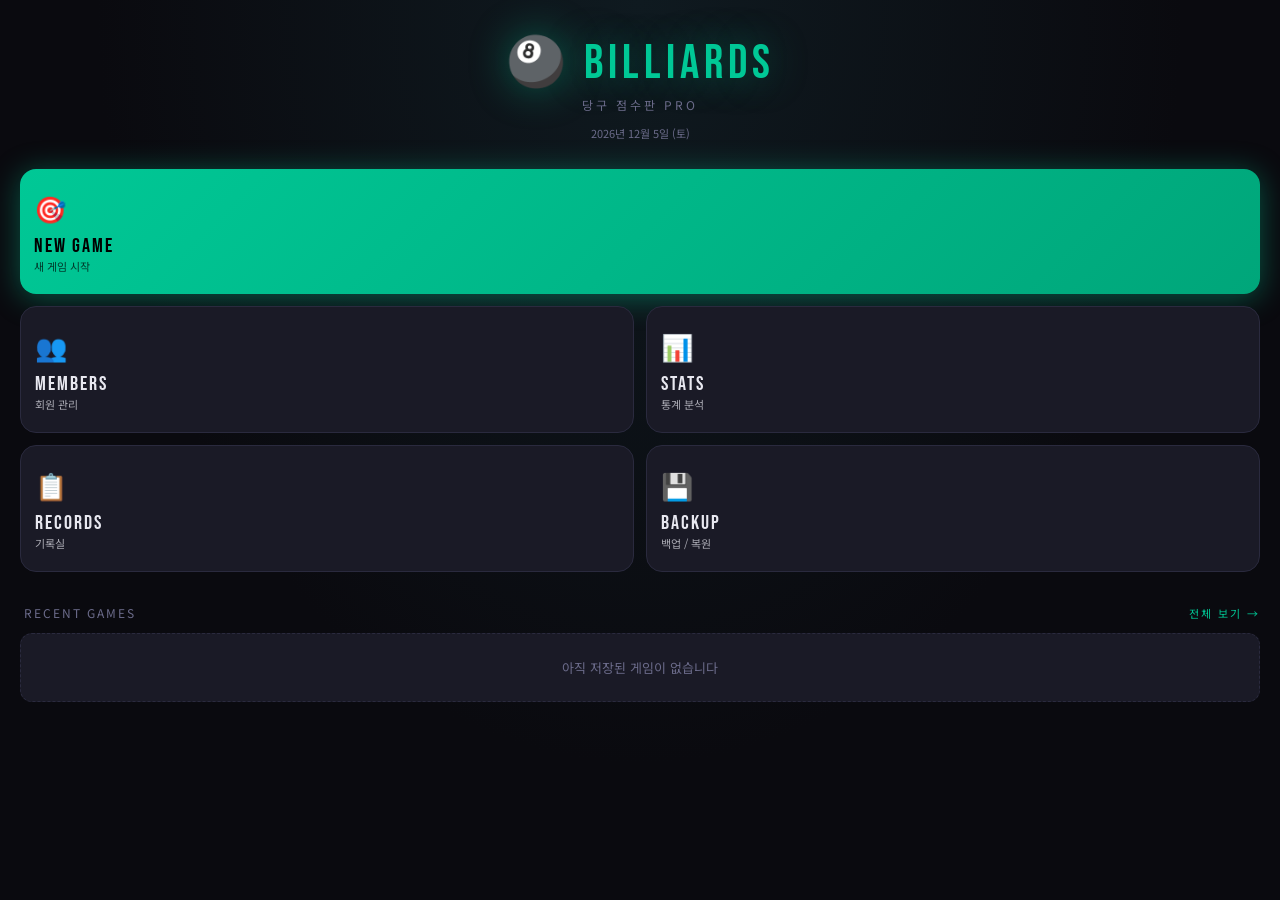
<file: index.html>
<!DOCTYPE html>
<html lang="ko">
<head>
<meta charset="UTF-8">
<meta name="viewport" content="width=device-width, initial-scale=1.0, maximum-scale=1.0, user-scalable=no">
<meta name="apple-mobile-web-app-capable" content="yes">
<meta name="apple-mobile-web-app-status-bar-style" content="black-translucent">
<meta name="theme-color" content="#0a0a0f">
<title>당구 점수판 Pro</title>
<link href="https://fonts.googleapis.com/css2?family=Bebas+Neue&family=Noto+Sans+KR:wght@300;400;500;700&display=swap" rel="stylesheet">
<style>
  :root {
    --bg: #0a0a0f;
    --surface: #12121a;
    --card: #1a1a26;
    --card-hover: #22222e;
    --border: #2a2a3e;
    --border-lt: #3a3a52;

    --p1: #00c896;
    --p1-dim: rgba(0,200,150,0.12);
    --p1-glow: rgba(0,200,150,0.4);

    --p2: #f5c842;
    --p2-dim: rgba(245,200,66,0.12);
    --p2-glow: rgba(245,200,66,0.4);

    --p3: #ff6b6b;
    --p3-dim: rgba(255,107,107,0.12);
    --p3-glow: rgba(255,107,107,0.4);

    --p4: #4dabf7;
    --p4-dim: rgba(77,171,247,0.12);
    --p4-glow: rgba(77,171,247,0.4);

    --text: #e8e8f0;
    --muted: #6b6b8a;
    --red: #ff4d6d;
  }

  * { margin: 0; padding: 0; box-sizing: border-box; -webkit-tap-highlight-color: transparent; }

  body {
    background: var(--bg);
    color: var(--text);
    font-family: 'Noto Sans KR', sans-serif;
    min-height: 100vh;
    overflow: hidden;
    user-select: none;
    -webkit-user-select: none;
  }

  .screen { display: none; }
  /* 화면은 항상 뷰포트 높이에 딱 맞추고, 스크롤은 내부 영역이 담당한다.
     (min-height만 주면 컨테이너가 내용만큼 늘어나 body의 overflow:hidden에 잘려 스크롤이 막힌다) */
  .screen.active {
    display: flex;
    flex-direction: column;
    height: 100vh;
    height: 100dvh;
    overflow: hidden;
  }

  /* ─────────── HOME ─────────── */
  #homeScreen {
    padding: 24px 20px;
    background: radial-gradient(ellipse at 50% 0%, #0f1a20 0%, var(--bg) 60%);
    overflow-y: auto;
    -webkit-overflow-scrolling: touch;
  }

  .home-header { text-align: center; margin-bottom: 28px; margin-top: 16px; }
  .home-logo {
    font-family: 'Bebas Neue', cursive;
    font-size: 48px;
    letter-spacing: 5px;
    color: var(--p1);
    text-shadow: 0 0 40px var(--p1-glow);
    line-height: 1;
  }
  .home-sub {
    font-size: 12px;
    color: var(--muted);
    letter-spacing: 3px;
    margin-top: 8px;
    text-transform: uppercase;
  }
  .home-date { font-size: 11px; color: var(--muted); margin-top: 12px; }

  .resume-card {
    position: relative;
    background: linear-gradient(135deg, var(--p1-dim), transparent);
    border: 1px solid var(--p1);
    border-radius: 16px;
    padding: 18px 52px 18px 18px;   /* 오른쪽은 삭제 버튼 자리 */
    margin-bottom: 20px;
    display: none;
    cursor: pointer;
    transition: all 0.2s;
  }
  .resume-card.show { display: block; }
  .resume-card:active { transform: scale(0.98); }
  .resume-del {
    position: absolute;
    top: 50%;
    right: 10px;
    transform: translateY(-50%);
    width: 34px;
    height: 34px;
    border-radius: 50%;
    background: transparent;
    border: 1px solid var(--border);
    color: var(--muted);
    font-size: 15px;
    line-height: 1;
    cursor: pointer;
  }
  .resume-del:active { background: var(--red); border-color: var(--red); color: #fff; }
  .resume-label {
    font-size: 11px; color: var(--p1);
    letter-spacing: 2px; font-weight: 700; margin-bottom: 6px;
  }
  .resume-title { font-size: 15px; font-weight: 500; }
  .resume-meta { font-size: 12px; color: var(--muted); margin-top: 6px; }

  .menu-grid {
    display: grid;
    grid-template-columns: 1fr 1fr;
    gap: 12px;
    margin-bottom: 24px;
  }
  .menu-btn {
    background: var(--card);
    border: 1px solid var(--border);
    border-radius: 16px;
    padding: 20px 14px;
    cursor: pointer;
    transition: all 0.2s;
    display: flex;
    flex-direction: column;
    align-items: flex-start;
    gap: 8px;
    min-height: 110px;
    color: var(--text);
    text-align: left;
    font-family: inherit;
  }
  .menu-btn:active { transform: scale(0.97); background: var(--card-hover); }
  .menu-btn.primary {
    background: linear-gradient(135deg, var(--p1) 0%, #00a67a 100%);
    border: none;
    color: #000;
    grid-column: 1 / -1;
    min-height: 90px;
    box-shadow: 0 4px 30px var(--p1-glow);
  }
  .menu-icon { font-size: 26px; }
  .menu-title {
    font-family: 'Bebas Neue', cursive;
    font-size: 20px;
    letter-spacing: 2px;
  }
  .menu-desc { font-size: 11px; opacity: 0.7; }

  .recent-section { margin-top: 8px; }
  .section-title {
    font-size: 12px; color: var(--muted);
    letter-spacing: 2px; text-transform: uppercase;
    margin-bottom: 12px; padding-left: 4px;
    display: flex; justify-content: space-between; align-items: center;
  }
  .section-title a {
    color: var(--p1); text-decoration: none; font-size: 11px;
  }
  .recent-empty {
    background: var(--card);
    border: 1px dashed var(--border);
    border-radius: 12px;
    padding: 24px; text-align: center;
    color: var(--muted); font-size: 13px;
  }
  .recent-item {
    background: var(--card);
    border: 1px solid var(--border);
    border-radius: 12px;
    padding: 14px;
    margin-bottom: 8px;
    cursor: pointer;
    transition: all 0.15s;
  }
  .recent-item:active { background: var(--card-hover); transform: scale(0.99); }
  .recent-item-row {
    display: flex; justify-content: space-between; align-items: center;
  }
  .recent-mode {
    font-family: 'Bebas Neue', cursive;
    font-size: 14px; color: var(--p1); letter-spacing: 1px;
  }
  .recent-date { font-size: 11px; color: var(--muted); }
  .recent-winner { font-size: 14px; font-weight: 500; margin-top: 6px; }
  .recent-winner .trophy { margin-right: 6px; }

  /* ─────────── TOP NAV (공통) ─────────── */
  .top-nav {
    display: flex;
    align-items: center;
    justify-content: space-between;
    gap: 12px;
    padding: 12px 16px;
    background: var(--bg);
    border-bottom: 1px solid var(--border);
    z-index: 10;
    flex-shrink: 0;
  }
  .nav-left { display: flex; align-items: center; gap: 12px; }
  .back-btn {
    background: var(--card);
    border: 1px solid var(--border);
    color: var(--text);
    width: 38px; height: 38px;
    border-radius: 10px;
    font-size: 18px;
    cursor: pointer;
    display: flex; align-items: center; justify-content: center;
  }
  .back-btn:active { background: var(--card-hover); }
  .nav-title {
    font-family: 'Bebas Neue', cursive;
    font-size: 22px; letter-spacing: 2px;
  }
  .nav-action-btn {
    background: var(--p1);
    color: #000;
    border: none;
    border-radius: 8px;
    padding: 8px 14px;
    font-size: 13px;
    font-weight: 700;
    cursor: pointer;
    font-family: inherit;
  }
  .nav-action-btn:active { transform: scale(0.95); }

  /* ─────────── SETUP ─────────── */
  .scroll-body {
    flex: 1;
    min-height: 0;          /* 이게 없으면 flex 항목이 내용 높이 밑으로 줄지 못해 스크롤이 안 생긴다 */
    overflow-y: auto;
    -webkit-overflow-scrolling: touch;
    padding: 16px 16px 100px;
  }

  .setup-section {
    background: var(--card);
    border: 1px solid var(--border);
    border-radius: 14px;
    padding: 16px;
    margin-bottom: 14px;
  }
  .setup-label {
    font-size: 11px;
    color: var(--muted);
    letter-spacing: 2px;
    text-transform: uppercase;
    margin-bottom: 12px;
  }

  .setup-hint {
    font-size: 11px;
    color: var(--muted);
    line-height: 1.6;
    margin-top: 10px;
  }

  .mode-row, .count-row { display: flex; gap: 8px; }
  .chip-btn {
    flex: 1;
    padding: 14px 0;
    border: 2px solid var(--border);
    border-radius: 10px;
    background: var(--surface);
    color: var(--muted);
    font-size: 18px;
    font-family: 'Bebas Neue', cursive;
    letter-spacing: 1px;
    cursor: pointer;
    transition: all 0.15s;
  }
  .chip-btn.active {
    border-color: var(--p1);
    color: var(--p1);
    background: var(--p1-dim);
  }

  .slots-label-row {
    display: flex;
    justify-content: space-between;
    align-items: center;
    margin-bottom: 12px;
  }
  .drag-hint { font-size: 10px; color: var(--muted); }

  .player-slot {
    background: var(--surface);
    border: 1px solid var(--border);
    border-radius: 12px;
    padding: 12px;
    margin-bottom: 10px;
    display: flex;
    align-items: center;
    gap: 8px;
    transition: all 0.2s;
  }
  .player-slot.dragging { opacity: 0.4; }
  .player-slot.drag-over { border-color: var(--p1); background: var(--p1-dim); }

  .drag-handle {
    color: var(--muted);
    cursor: grab;
    font-size: 20px;
    padding: 0 4px;
    touch-action: none;
  }
  .drag-handle:active { cursor: grabbing; }

  .slot-badge {
    width: 28px; height: 28px;
    border-radius: 50%;
    display: flex; align-items: center; justify-content: center;
    font-family: 'Bebas Neue', cursive;
    font-size: 16px; color: #000;
    flex-shrink: 0;
  }
  .slot-badge.c1 { background: var(--p1); }
  .slot-badge.c2 { background: var(--p2); }
  .slot-badge.c3 { background: var(--p3); }
  .slot-badge.c4 { background: var(--p4); }

  .slot-fields {
    flex: 1;
    display: flex;
    flex-direction: column;
    gap: 6px;
    min-width: 0;
  }
  .slot-name-row {
    display: flex;
    gap: 6px;
    align-items: center;
  }
  .slot-name-input {
    background: var(--bg);
    border: 1px solid var(--border);
    border-radius: 8px;
    padding: 9px 11px;
    color: var(--text);
    font-size: 14px;
    font-family: inherit;
    outline: none;
    transition: border-color 0.15s;
    flex: 1;
    min-width: 0;
  }
  .slot-name-input:focus { border-color: var(--p1); }
  .slot-name-input.linked {
    border-color: var(--p1);
    background: var(--p1-dim);
    color: var(--p1);
  }
  .slot-pick-btn {
    background: var(--card);
    border: 1px solid var(--border);
    color: var(--muted);
    padding: 9px 10px;
    border-radius: 8px;
    font-size: 12px;
    cursor: pointer;
    white-space: nowrap;
  }
  .slot-pick-btn:active { background: var(--card-hover); }
  .slot-pick-btn.linked {
    background: var(--p1-dim);
    color: var(--p1);
    border-color: var(--p1);
  }

  .slot-handi-row {
    display: flex;
    align-items: center;
    gap: 8px;
  }
  .slot-handi-lbl { font-size: 11px; color: var(--muted); }
  .slot-handi-input {
    background: var(--bg);
    border: 1px solid var(--border);
    border-radius: 8px;
    padding: 6px 10px;
    color: var(--text);
    font-size: 15px;
    font-family: 'Bebas Neue', cursive;
    width: 60px;
    text-align: center;
    outline: none;
  }
  .slot-handi-input:focus { border-color: var(--p1); }
  .slot-handi-hint { font-size: 10px; color: var(--muted); }

  .win-rule-row { display: flex; gap: 8px; }
  .win-rule-row .chip-btn {
    font-size: 13px;
    font-family: 'Noto Sans KR', sans-serif;
    letter-spacing: 0;
    padding: 12px 8px;
  }

  .start-bar {
    position: fixed;
    bottom: 0; left: 0; right: 0;
    padding: 12px 16px;
    background: linear-gradient(to top, var(--bg), var(--bg) 60%, transparent);
    z-index: 20;
  }
  .start-btn {
    width: 100%;
    padding: 18px;
    background: var(--p1);
    border: none;
    border-radius: 14px;
    color: #000;
    font-size: 18px;
    font-family: 'Bebas Neue', cursive;
    letter-spacing: 3px;
    cursor: pointer;
    box-shadow: 0 4px 30px var(--p1-glow);
    font-family: 'Bebas Neue', cursive;
  }
  .start-btn:active { transform: scale(0.98); }
  .start-btn:disabled {
    background: var(--border);
    color: var(--muted);
    box-shadow: none;
    cursor: not-allowed;
  }

  /* ─────────── GAME ─────────── */
  #gameScreen {
    flex-direction: column;
    height: 100vh;
    height: 100dvh;
    overflow: hidden;
  }
  .game-topbar {
    display: flex;
    align-items: center;
    justify-content: space-between;
    padding: 10px 14px;
    background: var(--surface);
    border-bottom: 1px solid var(--border);
    flex-shrink: 0;
  }
  .game-mode-badge {
    font-family: 'Bebas Neue', cursive;
    font-size: 16px;
    letter-spacing: 2px;
    color: var(--p1);
    padding: 4px 10px;
    background: var(--p1-dim);
    border-radius: 6px;
  }
  .game-inning-box { font-size: 12px; color: var(--muted); }
  .game-inning-box strong {
    font-family: 'Bebas Neue', cursive;
    font-size: 22px;
    color: var(--text);
    margin-left: 6px;
  }
  .game-top-actions { display: flex; gap: 6px; }
  .ic-btn {
    background: var(--card);
    border: 1px solid var(--border);
    color: var(--muted);
    padding: 7px 11px;
    border-radius: 8px;
    font-size: 13px;
    cursor: pointer;
    font-family: inherit;
  }
  .ic-btn:active { background: var(--border); }

  .players-area {
    flex: 1;
    min-height: 0;
    display: grid;
    overflow: hidden;
    gap: 1px;
    background: var(--border);
  }
  .players-area.n1 { grid-template-columns: 1fr; grid-template-rows: 1fr; }
  .players-area.n2 { grid-template-columns: 1fr 1fr; }
  .players-area.n3 {
    grid-template-columns: 1fr 1fr;
    grid-template-rows: 1fr 1fr;
  }
  .players-area.n3 .player-cell:first-child { grid-column: 1 / 3; }
  .players-area.n4 {
    grid-template-columns: 1fr 1fr;
    grid-template-rows: 1fr 1fr;
  }

  .player-cell {
    background: var(--bg);
    display: flex;
    flex-direction: column;
    align-items: center;
    justify-content: space-between;
    padding: 10px 8px 8px;
    position: relative;
    overflow: hidden;
    transition: background 0.3s;
  }
  .player-cell.active {
    background: radial-gradient(ellipse at top, var(--cell-dim) 0%, var(--bg) 70%);
  }
  .player-cell .active-indicator {
    position: absolute;
    top: 0; left: 0; right: 0;
    height: 3px;
    background: var(--cell-color);
    opacity: 0;
    transition: opacity 0.3s;
    box-shadow: 0 0 12px var(--cell-color);
  }
  .player-cell.active .active-indicator { opacity: 1; }

  .cell-header {
    display: flex;
    align-items: center;
    gap: 6px;
    width: 100%;
    justify-content: center;
  }
  .cell-order {
    font-family: 'Bebas Neue', cursive;
    font-size: 11px;
    background: var(--card);
    color: var(--muted);
    padding: 1px 6px;
    border-radius: 4px;
    letter-spacing: 1px;
  }
  .cell-name {
    font-size: 12px;
    color: var(--muted);
    max-width: 100%;
    overflow: hidden;
    text-overflow: ellipsis;
    white-space: nowrap;
    letter-spacing: 0.5px;
    transition: color 0.3s;
  }
  .player-cell.active .cell-name { color: var(--cell-color); font-weight: 500; }

  .cell-score-wrap {
    display: flex;
    flex-direction: column;
    align-items: center;
    gap: 2px;
    position: relative;
  }
  .cell-score {
    font-family: 'Bebas Neue', cursive;
    line-height: 1;
    color: var(--text);
    transition: color 0.3s, text-shadow 0.3s;
    position: relative;
  }
  .player-cell.active .cell-score {
    color: var(--cell-color);
    text-shadow: 0 0 30px var(--cell-dim);
  }

  .players-area.n1 .cell-score { font-size: clamp(90px, 26vw, 160px); }
  .players-area.n2 .cell-score { font-size: clamp(70px, 20vw, 120px); }
  .players-area.n3 .cell-score { font-size: clamp(50px, 14vw, 90px); }
  .players-area.n3 .player-cell:first-child .cell-score { font-size: clamp(70px, 18vw, 110px); }
  .players-area.n4 .cell-score { font-size: clamp(44px, 12vw, 80px); }

  .cell-target {
    font-family: 'Bebas Neue', cursive;
    font-size: 12px;
    color: var(--muted);
    letter-spacing: 1px;
  }

  .cell-progress {
    width: 90%;
    height: 3px;
    background: var(--border);
    border-radius: 2px;
    overflow: hidden;
    margin-top: 2px;
  }
  .cell-progress-fill {
    height: 100%;
    background: var(--cell-color);
    border-radius: 2px;
    transition: width 0.4s ease;
    width: 0%;
  }

  .cell-stats {
    display: flex;
    gap: 4px;
    width: 100%;
    justify-content: center;
    flex-wrap: wrap;
  }
  .cell-stat {
    background: var(--surface);
    border: 1px solid var(--border);
    border-radius: 6px;
    padding: 3px 6px;
    text-align: center;
    min-width: 42px;
  }
  .cell-stat-v {
    font-family: 'Bebas Neue', cursive;
    font-size: 13px;
    color: var(--text);
    line-height: 1.1;
  }
  .cell-stat-l {
    font-size: 8px;
    color: var(--muted);
    letter-spacing: 0.5px;
  }

  @keyframes scorePop {
    0% { transform: translate(-50%, 0) scale(1); opacity: 1; }
    60% { transform: translate(-50%, -24px) scale(1.3); opacity: 1; }
    100% { transform: translate(-50%, -36px) scale(1); opacity: 0; }
  }
  .score-pop {
    position: absolute;
    top: -8px;
    left: 50%;
    font-family: 'Bebas Neue', cursive;
    font-size: 28px;
    color: var(--cell-color);
    pointer-events: none;
    animation: scorePop 0.7s ease forwards;
  }

  .tap-hint {
    position: absolute;
    bottom: 8px;
    left: 50%;
    transform: translateX(-50%);
    font-size: 10px;
    color: var(--cell-color);
    opacity: 0.5;
    letter-spacing: 1px;
    white-space: nowrap;
    pointer-events: none;
  }

  /* ─── 타이머 ─── */
  .timer-box {
    display: flex;
    flex-direction: column;
    align-items: center;
    gap: 2px;
  }
  .timer-ring {
    position: relative;
    width: 42px;
    height: 42px;
  }
  .timer-ring svg {
    transform: rotate(-90deg);
  }
  .timer-ring-bg { fill: none; stroke: var(--border); stroke-width: 3; }
  .timer-ring-fill {
    fill: none;
    stroke: var(--p1);
    stroke-width: 3;
    stroke-linecap: round;
    transition: stroke-dashoffset 0.9s linear, stroke 0.3s;
  }
  .timer-ring-fill.warn { stroke: var(--p2); }
  .timer-ring-fill.danger { stroke: var(--red); }
  .timer-num {
    position: absolute;
    inset: 0;
    display: flex;
    align-items: center;
    justify-content: center;
    font-family: 'Bebas Neue', cursive;
    font-size: 16px;
    color: var(--text);
    transition: color 0.3s;
  }
  .timer-num.warn { color: var(--p2); }
  .timer-num.danger { color: var(--red); }
  @keyframes timerPulse {
    0%, 100% { opacity: 1; }
    50% { opacity: 0.4; }
  }
  .timer-num.danger { animation: timerPulse 0.5s infinite; }
  .timer-label { font-size: 9px; color: var(--muted); letter-spacing: 1px; }
  .timer-off { font-size: 11px; color: var(--muted); }

  /* ─── 통계 탭 ─── */
  .stats-tabs {
    display: flex;
    gap: 8px;
    margin-bottom: 16px;
  }
  .stats-tab {
    flex: 1;
    padding: 10px;
    border: 1px solid var(--border);
    border-radius: 10px;
    background: var(--card);
    color: var(--muted);
    font-size: 13px;
    font-family: inherit;
    cursor: pointer;
    transition: all 0.15s;
  }
  .stats-tab.active {
    background: var(--p1-dim);
    border-color: var(--p1);
    color: var(--p1);
    font-weight: 500;
  }

  /* ─── 상대 전적 ─── */
  .h2h-card {
    background: var(--card);
    border: 1px solid var(--border);
    border-radius: 12px;
    padding: 14px;
    margin-bottom: 10px;
  }
  .h2h-names {
    display: flex;
    align-items: center;
    justify-content: space-between;
    margin-bottom: 10px;
    gap: 8px;
  }
  .h2h-name {
    font-size: 14px;
    font-weight: 500;
    flex: 1;
  }
  .h2h-name.right { text-align: right; }
  .h2h-vs {
    font-family: 'Bebas Neue', cursive;
    font-size: 14px;
    color: var(--muted);
    letter-spacing: 2px;
    flex-shrink: 0;
  }
  .h2h-bar-wrap {
    display: flex;
    align-items: center;
    gap: 6px;
    margin-bottom: 6px;
  }
  .h2h-bar {
    flex: 1;
    height: 8px;
    background: var(--border);
    border-radius: 4px;
    overflow: hidden;
    display: flex;
  }
  .h2h-bar-a {
    height: 100%;
    background: var(--p1);
    border-radius: 4px 0 0 4px;
    transition: width 0.5s ease;
  }
  .h2h-bar-b {
    height: 100%;
    background: var(--p3);
    border-radius: 0 4px 4px 0;
    transition: width 0.5s ease;
  }
  .h2h-score {
    font-family: 'Bebas Neue', cursive;
    font-size: 22px;
    text-align: center;
    letter-spacing: 3px;
  }
  .h2h-score .sa { color: var(--p1); }
  .h2h-score .sb { color: var(--p3); }
  .h2h-score .sd { color: var(--muted); font-size: 16px; }
  .h2h-meta { font-size: 11px; color: var(--muted); text-align: center; }

  .finish-badge {
    position: absolute;
    top: 8px;
    right: 8px;
    background: var(--p2);
    color: #000;
    font-family: 'Bebas Neue', cursive;
    font-size: 12px;
    letter-spacing: 1px;
    padding: 3px 8px;
    border-radius: 6px;
    z-index: 5;
  }

  .solo-badge {
    position: absolute;
    top: 8px;
    left: 8px;
    background: transparent;
    border: 1px solid var(--border);
    color: var(--muted);
    font-size: 10px;
    letter-spacing: 1px;
    padding: 3px 8px;
    border-radius: 6px;
    z-index: 5;
    pointer-events: none;
  }

  .control-panel {
    flex-shrink: 0;
    background: var(--surface);
    border-top: 1px solid var(--border);
    padding: 10px 12px 14px;
  }
  .control-active-name {
    font-size: 11px;
    color: var(--muted);
    text-align: center;
    margin-bottom: 8px;
    letter-spacing: 1px;
  }
  .control-active-name strong {
    color: var(--text);
    font-weight: 500;
    font-size: 13px;
  }
  .control-btns {
    display: grid;
    grid-template-columns: 1fr 1fr;
    gap: 8px;
    margin-bottom: 6px;
  }
  .ctrl-main {
    padding: 18px 0;
    border: none;
    border-radius: 12px;
    font-family: 'Bebas Neue', cursive;
    font-size: 22px;
    letter-spacing: 2px;
    cursor: pointer;
    color: #000;
    background: var(--ctrl-color);
    box-shadow: 0 4px 20px var(--ctrl-glow);
    transition: transform 0.1s;
  }
  .ctrl-main:active { transform: scale(0.96); }
  .ctrl-miss {
    padding: 18px 0;
    border: 1px solid var(--border);
    border-radius: 12px;
    background: var(--card);
    color: var(--text);
    font-size: 14px;
    cursor: pointer;
    font-family: inherit;
    transition: all 0.15s;
  }
  .ctrl-miss:active { background: var(--card-hover); transform: scale(0.96); }

  .control-sub-btns {
    display: grid;
    grid-template-columns: 1fr 1fr;
    gap: 8px;
  }
  .ctrl-sub {
    padding: 10px 0;
    border: 1px solid var(--border);
    border-radius: 8px;
    background: var(--card);
    color: var(--muted);
    font-size: 13px;
    cursor: pointer;
    font-family: inherit;
    transition: all 0.15s;
  }
  .ctrl-sub:active { background: var(--card-hover); }

  /* ─────────── HIGHRUN FLASH ─────────── */
  .hr-flash {
    position: fixed;
    inset: 0;
    pointer-events: none;
    z-index: 900;
    display: flex;
    align-items: center;
    justify-content: center;
    opacity: 0;
    transition: opacity 0.3s;
  }
  .hr-flash.show { opacity: 1; }
  .hr-flash-box {
    background: linear-gradient(135deg, var(--p2), #d4a520);
    color: #000;
    padding: 18px 36px;
    border-radius: 18px;
    font-family: 'Bebas Neue', cursive;
    font-size: 26px;
    letter-spacing: 3px;
    box-shadow: 0 0 80px var(--p2-glow);
    transform: scale(0.7) rotate(-2deg);
    transition: transform 0.3s cubic-bezier(0.34, 1.56, 0.64, 1);
  }
  .hr-flash.show .hr-flash-box { transform: scale(1) rotate(0); }

  /* ─────────── MODAL ─────────── */
  .modal-bg {
    position: fixed;
    inset: 0;
    background: rgba(0,0,0,0.88);
    backdrop-filter: blur(8px);
    z-index: 1000;
    display: none;
    align-items: center;
    justify-content: center;
    padding: 20px;
  }
  .modal-bg.show { display: flex; }
  .modal-box {
    background: var(--card);
    border: 1px solid var(--border);
    border-radius: 20px;
    padding: 24px 20px 20px;
    width: 100%;
    max-width: 380px;
    max-height: 90vh;
    overflow-y: auto;
    animation: modalIn 0.35s cubic-bezier(0.34, 1.56, 0.64, 1);
  }
  @keyframes modalIn {
    from { transform: scale(0.85); opacity: 0; }
    to { transform: scale(1); opacity: 1; }
  }

  .modal-title {
    font-family: 'Bebas Neue', cursive;
    font-size: 22px;
    letter-spacing: 2px;
    margin-bottom: 16px;
    text-align: center;
  }

  .result-trophy { font-size: 52px; text-align: center; line-height: 1; margin-bottom: 8px; }
  .result-winner-name {
    font-family: 'Bebas Neue', cursive;
    font-size: 30px;
    letter-spacing: 2px;
    text-align: center;
    color: var(--p2);
  }
  .result-meta {
    font-size: 12px;
    color: var(--muted);
    text-align: center;
    margin-top: 4px;
    margin-bottom: 18px;
  }

  .rank-list { display: flex; flex-direction: column; gap: 8px; margin-bottom: 18px; }
  .rank-row {
    background: var(--surface);
    border: 1px solid var(--border);
    border-radius: 10px;
    padding: 10px 12px;
    display: flex;
    align-items: center;
    gap: 10px;
  }
  .rank-row.rank-1 {
    background: linear-gradient(90deg, var(--p2-dim), transparent);
    border-color: var(--p2);
  }
  .rank-num {
    font-family: 'Bebas Neue', cursive;
    font-size: 22px;
    width: 32px;
    text-align: center;
    color: var(--muted);
  }
  .rank-row.rank-1 .rank-num { color: var(--p2); }
  .rank-dot {
    width: 10px; height: 10px;
    border-radius: 50%;
    flex-shrink: 0;
  }
  .rank-info { flex: 1; min-width: 0; }
  .rank-name {
    font-size: 14px;
    font-weight: 500;
    overflow: hidden;
    text-overflow: ellipsis;
    white-space: nowrap;
  }
  .rank-stats { font-size: 10px; color: var(--muted); margin-top: 2px; }
  .rank-score {
    font-family: 'Bebas Neue', cursive;
    font-size: 20px;
  }

  .modal-action-btns { display: grid; grid-template-columns: 1fr 1fr; gap: 8px; }
  .m-btn {
    padding: 14px;
    border-radius: 10px;
    border: none;
    font-size: 13px;
    font-family: inherit;
    cursor: pointer;
    transition: transform 0.1s;
  }
  .m-btn:active { transform: scale(0.96); }
  .m-primary { background: var(--p1); color: #000; font-weight: 700; }
  .m-secondary { background: var(--card); border: 1px solid var(--border); color: var(--text); }
  .m-danger { background: transparent; border: 1px solid var(--red); color: var(--red); }

  /* ─────────── DATA / BACKUP ─────────── */
  .data-summary {
    display: grid;
    grid-template-columns: 1fr 1fr 1fr;
    gap: 8px;
    margin-bottom: 12px;
  }
  .data-stat {
    background: var(--surface);
    border: 1px solid var(--border);
    border-radius: 10px;
    padding: 12px 8px;
    text-align: center;
  }
  .data-stat-v {
    font-family: 'Bebas Neue', cursive;
    font-size: 24px;
    color: var(--p1);
    line-height: 1;
  }
  .data-stat-l { font-size: 10px; color: var(--muted); margin-top: 6px; }
  .data-note { font-size: 11px; color: var(--muted); line-height: 1.6; margin-top: 10px; }
  .data-btn { width: 100%; margin-bottom: 8px; font-size: 14px; }
  .data-textarea {
    width: 100%;
    min-height: 90px;
    background: var(--bg);
    border: 1px solid var(--border);
    border-radius: 10px;
    padding: 10px;
    color: var(--text);
    font-size: 12px;
    font-family: monospace;
    outline: none;
    resize: vertical;
    margin-bottom: 8px;
  }
  .data-textarea:focus { border-color: var(--p1); }

  .confirm-box { text-align: center; }
  .confirm-ic { font-size: 40px; margin-bottom: 10px; }
  .confirm-t { font-size: 17px; font-weight: 500; margin-bottom: 6px; }
  .confirm-d { font-size: 13px; color: var(--muted); margin-bottom: 20px; }

  /* ─────────── LOG ─────────── */
  .log-screen {
    position: fixed;
    inset: 0;
    background: var(--bg);
    z-index: 800;
    display: none;
    flex-direction: column;
  }
  .log-screen.show { display: flex; }
  .log-head {
    display: flex;
    align-items: center;
    justify-content: space-between;
    padding: 14px 16px;
    border-bottom: 1px solid var(--border);
  }
  .log-head-title {
    font-family: 'Bebas Neue', cursive;
    font-size: 22px;
    letter-spacing: 2px;
  }
  .log-body { flex: 1; min-height: 0; overflow-y: auto; -webkit-overflow-scrolling: touch; padding: 12px 14px; }
  .log-entry {
    display: flex;
    align-items: center;
    gap: 10px;
    padding: 10px 12px;
    border-radius: 8px;
    margin-bottom: 6px;
    background: var(--card);
    border-left: 3px solid var(--border);
    font-size: 13px;
  }
  .log-entry.score { border-left-color: var(--log-color); }
  .log-entry.miss { color: var(--muted); }
  .log-entry.minus { border-left-color: var(--red); }
  .log-inning-num {
    font-family: 'Bebas Neue', cursive;
    font-size: 16px;
    min-width: 28px;
    color: var(--muted);
  }
  .log-text { flex: 1; }
  .log-score-b {
    font-family: 'Bebas Neue', cursive;
    font-size: 14px;
    color: var(--log-color);
    font-weight: 700;
  }

  /* ─────────── MEMBERS / RECORDS / STATS ─────────── */
  .page-body {
    flex: 1;
    min-height: 0;
    overflow-y: auto;
    -webkit-overflow-scrolling: touch;
    padding: 14px 14px 30px;
  }

  .empty-state {
    background: var(--card);
    border: 1px dashed var(--border);
    border-radius: 14px;
    padding: 40px 20px;
    text-align: center;
    color: var(--muted);
    margin-top: 20px;
  }
  .empty-ic { font-size: 40px; margin-bottom: 10px; }
  .empty-t { font-size: 15px; color: var(--text); margin-bottom: 4px; }
  .empty-d { font-size: 12px; }

  /* Member list */
  .member-card {
    background: var(--card);
    border: 1px solid var(--border);
    border-radius: 12px;
    padding: 14px;
    margin-bottom: 10px;
    display: flex;
    align-items: center;
    gap: 12px;
  }
  .member-avatar {
    width: 42px; height: 42px;
    border-radius: 50%;
    background: linear-gradient(135deg, var(--p1), var(--p4));
    display: flex;
    align-items: center;
    justify-content: center;
    font-family: 'Bebas Neue', cursive;
    font-size: 18px;
    color: #000;
    flex-shrink: 0;
  }
  .member-info { flex: 1; min-width: 0; }
  .member-name {
    font-size: 15px;
    font-weight: 500;
    margin-bottom: 4px;
    overflow: hidden;
    text-overflow: ellipsis;
    white-space: nowrap;
  }
  .member-stats {
    font-size: 11px;
    color: var(--muted);
    display: flex;
    gap: 10px;
    flex-wrap: wrap;
  }
  .member-stats span { white-space: nowrap; }
  .member-stat-val {
    color: var(--text);
    font-family: 'Bebas Neue', cursive;
    font-size: 13px;
    margin-right: 2px;
  }
  .member-del-btn {
    background: transparent;
    border: 1px solid var(--border);
    color: var(--muted);
    width: 32px; height: 32px;
    border-radius: 8px;
    cursor: pointer;
    font-size: 14px;
    flex-shrink: 0;
  }
  .member-del-btn:active { background: var(--red); color: #fff; border-color: var(--red); }

  /* Member picker modal */
  .picker-search {
    width: 100%;
    background: var(--surface);
    border: 1px solid var(--border);
    border-radius: 10px;
    padding: 10px 14px;
    color: var(--text);
    font-size: 14px;
    font-family: inherit;
    outline: none;
    margin-bottom: 10px;
  }
  .picker-search:focus { border-color: var(--p1); }
  .picker-list {
    max-height: 50vh;
    overflow-y: auto;
    margin-bottom: 14px;
  }
  .picker-item {
    background: var(--surface);
    border: 1px solid var(--border);
    border-radius: 10px;
    padding: 12px 14px;
    margin-bottom: 6px;
    display: flex;
    align-items: center;
    justify-content: space-between;
    cursor: pointer;
    transition: all 0.15s;
  }
  .picker-item:active { background: var(--card-hover); }
  .picker-item.selected {
    border-color: var(--p1);
    background: var(--p1-dim);
  }
  .picker-item-name { font-size: 14px; font-weight: 500; }
  .picker-item-stats { font-size: 10px; color: var(--muted); margin-top: 2px; }
  .picker-item-check { color: var(--p1); font-size: 18px; }

  .add-member-form {
    display: flex;
    gap: 8px;
    margin-bottom: 14px;
  }
  .add-member-form input {
    flex: 1;
    background: var(--surface);
    border: 1px solid var(--border);
    border-radius: 10px;
    padding: 10px 14px;
    color: var(--text);
    font-size: 14px;
    font-family: inherit;
    outline: none;
  }
  .add-member-form input:focus { border-color: var(--p1); }
  .add-member-form button {
    background: var(--p1);
    color: #000;
    border: none;
    border-radius: 10px;
    padding: 0 16px;
    font-size: 14px;
    font-weight: 700;
    cursor: pointer;
    font-family: inherit;
  }

  /* Records list */
  .record-card {
    background: var(--card);
    border: 1px solid var(--border);
    border-radius: 12px;
    padding: 14px;
    margin-bottom: 10px;
    cursor: pointer;
    transition: all 0.15s;
  }
  .record-card:active { background: var(--card-hover); transform: scale(0.99); }
  .record-head {
    display: flex;
    justify-content: space-between;
    align-items: center;
    margin-bottom: 10px;
  }
  .record-mode-badge {
    font-family: 'Bebas Neue', cursive;
    font-size: 13px;
    padding: 3px 10px;
    border-radius: 5px;
    background: var(--p1-dim);
    color: var(--p1);
    letter-spacing: 1px;
  }
  .record-date-s { font-size: 11px; color: var(--muted); }
  .record-head-right { display: flex; align-items: center; gap: 8px; }
  .record-del {
    background: transparent;
    border: 1px solid var(--border);
    color: var(--muted);
    width: 28px; height: 28px;
    border-radius: 8px;
    font-size: 13px;
    line-height: 1;
    cursor: pointer;
    flex-shrink: 0;
  }
  .record-del:active { background: var(--red); border-color: var(--red); color: #fff; }
  .nav-del-btn {
    background: transparent;
    border: 1px solid var(--red);
    color: var(--red);
    border-radius: 8px;
    padding: 8px 12px;
    font-size: 13px;
    cursor: pointer;
  }
  .record-players {
    display: flex;
    flex-direction: column;
    gap: 4px;
  }
  .record-player-row {
    display: flex;
    align-items: center;
    gap: 8px;
    padding: 6px 0;
    font-size: 13px;
  }
  .record-player-row .rp-rank {
    font-family: 'Bebas Neue', cursive;
    width: 22px;
    color: var(--muted);
    font-size: 14px;
  }
  .record-player-row.winner .rp-rank { color: var(--p2); }
  .record-player-row.winner .rp-name { color: var(--p2); font-weight: 500; }
  .rp-dot {
    width: 8px; height: 8px;
    border-radius: 50%;
    flex-shrink: 0;
  }
  .rp-name {
    flex: 1;
    overflow: hidden;
    text-overflow: ellipsis;
    white-space: nowrap;
  }
  .rp-score {
    font-family: 'Bebas Neue', cursive;
    font-size: 16px;
    color: var(--text);
  }
  .rp-avg {
    font-size: 11px;
    color: var(--muted);
    min-width: 44px;
    text-align: right;
  }

  /* Filter chips */
  .filter-row {
    display: flex;
    gap: 6px;
    margin-bottom: 14px;
    overflow-x: auto;
    -webkit-overflow-scrolling: touch;
    padding-bottom: 4px;
  }
  .filter-chip {
    background: var(--card);
    border: 1px solid var(--border);
    color: var(--muted);
    padding: 7px 14px;
    border-radius: 20px;
    font-size: 12px;
    cursor: pointer;
    white-space: nowrap;
    font-family: inherit;
    flex-shrink: 0;
  }
  .filter-chip.active {
    background: var(--p1-dim);
    border-color: var(--p1);
    color: var(--p1);
  }

  /* Stats */
  .stats-member-card {
    background: var(--card);
    border: 1px solid var(--border);
    border-radius: 14px;
    padding: 16px;
    margin-bottom: 12px;
  }
  .stats-mh {
    display: flex;
    align-items: center;
    gap: 12px;
    margin-bottom: 14px;
  }
  .stats-avatar {
    width: 40px; height: 40px;
    border-radius: 50%;
    background: linear-gradient(135deg, var(--p1), var(--p4));
    display: flex;
    align-items: center;
    justify-content: center;
    font-family: 'Bebas Neue', cursive;
    font-size: 16px;
    color: #000;
  }
  .stats-mname { font-size: 15px; font-weight: 500; flex: 1; }
  .stats-mgames { font-size: 11px; color: var(--muted); }

  .stats-grid {
    display: grid;
    grid-template-columns: 1fr 1fr;
    gap: 8px;
    margin-bottom: 14px;
  }
  .stats-box {
    background: var(--surface);
    border: 1px solid var(--border);
    border-radius: 10px;
    padding: 12px;
  }
  .stats-box-label {
    font-size: 10px;
    color: var(--muted);
    letter-spacing: 1px;
    text-transform: uppercase;
    margin-bottom: 4px;
  }
  .stats-box-val {
    font-family: 'Bebas Neue', cursive;
    font-size: 26px;
    color: var(--text);
    line-height: 1;
  }
  .stats-box-sub {
    font-size: 11px;
    color: var(--muted);
    margin-top: 4px;
  }
  .stats-box.hl .stats-box-val { color: var(--p1); }
  .stats-box.gold .stats-box-val { color: var(--p2); }

  .stats-mode-section {
    border-top: 1px solid var(--border);
    padding-top: 12px;
    margin-top: 4px;
  }
  .stats-mode-title {
    font-size: 11px;
    color: var(--muted);
    letter-spacing: 2px;
    text-transform: uppercase;
    margin-bottom: 8px;
  }
  .stats-mode-row {
    display: flex;
    align-items: center;
    gap: 10px;
    padding: 8px 0;
    border-bottom: 1px solid var(--border);
  }
  .stats-mode-row:last-child { border-bottom: none; }
  .stats-mode-label {
    font-family: 'Bebas Neue', cursive;
    font-size: 14px;
    color: var(--text);
    letter-spacing: 1px;
    min-width: 50px;
  }
  .stats-mode-bar {
    flex: 1;
    height: 6px;
    background: var(--border);
    border-radius: 3px;
    overflow: hidden;
  }
  .stats-mode-bar-fill {
    height: 100%;
    background: var(--p1);
    border-radius: 3px;
  }
  .stats-mode-val {
    font-family: 'Bebas Neue', cursive;
    font-size: 13px;
    color: var(--text);
    min-width: 50px;
    text-align: right;
  }

  /* Record detail */
  .rd-summary {
    background: var(--card);
    border: 1px solid var(--border);
    border-radius: 12px;
    padding: 14px;
    margin-bottom: 14px;
    text-align: center;
  }
  .rd-mode-date {
    font-size: 12px;
    color: var(--muted);
    margin-bottom: 4px;
  }
  .rd-winner-name {
    font-family: 'Bebas Neue', cursive;
    font-size: 26px;
    color: var(--p2);
    letter-spacing: 2px;
  }

  /* Toast */
  .toast {
    position: fixed;
    bottom: 30px;
    left: 50%;
    transform: translateX(-50%) translateY(100px);
    background: var(--card);
    border: 1px solid var(--p1);
    color: var(--p1);
    padding: 12px 20px;
    border-radius: 10px;
    font-size: 13px;
    z-index: 2000;
    transition: transform 0.3s;
    box-shadow: 0 4px 20px rgba(0,0,0,0.4);
    white-space: nowrap;
  }
  .toast.show { transform: translateX(-50%) translateY(0); }

  /* Scrollbar */
  ::-webkit-scrollbar { width: 4px; height: 4px; }
  ::-webkit-scrollbar-track { background: transparent; }
  ::-webkit-scrollbar-thumb { background: var(--border); border-radius: 2px; }
</style>
</head>
<body>

<!-- ─── HOME ─── -->
<div class="screen active" id="homeScreen">
  <div class="home-header">
    <div class="home-logo">🎱 BILLIARDS</div>
    <div class="home-sub">당구 점수판 PRO</div>
    <div class="home-date" id="todayDate"></div>
  </div>

  <div class="resume-card" id="resumeCard" onclick="resumeGame()">
    <button class="resume-del" title="진행 중인 게임 삭제"
            onclick="event.stopPropagation(); askDeleteLive();">✕</button>
    <div class="resume-label">▶ 진행 중인 게임</div>
    <div class="resume-title" id="resumeTitle">게임 이어하기</div>
    <div class="resume-meta" id="resumeMeta"></div>
  </div>

  <div class="menu-grid">
    <button class="menu-btn primary" onclick="goScreen('setupScreen'); initSetup();">
      <div class="menu-icon">🎯</div>
      <div>
        <div class="menu-title">NEW GAME</div>
        <div class="menu-desc">새 게임 시작</div>
      </div>
    </button>
    <button class="menu-btn" onclick="openMembersScreen()">
      <div class="menu-icon">👥</div>
      <div>
        <div class="menu-title">MEMBERS</div>
        <div class="menu-desc">회원 관리</div>
      </div>
    </button>
    <button class="menu-btn" onclick="openStatsScreen()">
      <div class="menu-icon">📊</div>
      <div>
        <div class="menu-title">STATS</div>
        <div class="menu-desc">통계 분석</div>
      </div>
    </button>
    <button class="menu-btn" onclick="openRecordsScreen()">
      <div class="menu-icon">📋</div>
      <div>
        <div class="menu-title">RECORDS</div>
        <div class="menu-desc">기록실</div>
      </div>
    </button>
    <button class="menu-btn" onclick="openDataScreen()">
      <div class="menu-icon">💾</div>
      <div>
        <div class="menu-title">BACKUP</div>
        <div class="menu-desc">백업 / 복원</div>
      </div>
    </button>
  </div>

  <div class="recent-section">
    <div class="section-title">
      <span>RECENT GAMES</span>
      <a href="#" onclick="openRecordsScreen();return false;">전체 보기 →</a>
    </div>
    <div id="recentList"></div>
  </div>
</div>

<!-- ─── SETUP ─── -->
<div class="screen" id="setupScreen">
  <div class="top-nav">
    <div class="nav-left">
      <button class="back-btn" onclick="goScreen('homeScreen'); initHome();">←</button>
      <div class="nav-title">NEW GAME</div>
    </div>
  </div>

  <div class="scroll-body">
    <div class="setup-section">
      <div class="setup-label">모드 선택</div>
      <div class="mode-row">
        <button class="chip-btn active" data-mode="3쿠션" onclick="setMode('3쿠션')">3쿠션</button>
        <button class="chip-btn" data-mode="4구" onclick="setMode('4구')">4구</button>
      </div>
    </div>

    <div class="setup-section">
      <div class="setup-label">참여 인원</div>
      <div class="count-row">
        <button class="chip-btn" data-count="1" onclick="setCount(1)">혼자</button>
        <button class="chip-btn" data-count="2" onclick="setCount(2)">2명</button>
        <button class="chip-btn active" data-count="3" onclick="setCount(3)">3명</button>
        <button class="chip-btn" data-count="4" onclick="setCount(4)">4명</button>
      </div>
      <div class="setup-hint" id="soloHint" style="display:none">
        혼자 연습 모드입니다. 승패 없이 에버리지·하이런만 기록되고 승률 통계에는 반영되지 않습니다.
      </div>
    </div>

    <div class="setup-section" id="winRuleSection">
      <div class="setup-label">승리 규칙</div>
      <div class="win-rule-row">
        <button class="chip-btn active" data-rule="instant" onclick="setWinRule('instant')">1등 나오면 종료</button>
        <button class="chip-btn" data-rule="complete" onclick="setWinRule('complete')">점수 완주</button>
      </div>
    </div>

    <div class="setup-section">
      <div class="setup-label">턴 타이머</div>
      <div class="count-row" style="flex-wrap:wrap;">
        <button class="chip-btn active" data-timer="0" onclick="setTimer(0)" style="font-size:13px;font-family:inherit;letter-spacing:0;">끄기</button>
        <button class="chip-btn" data-timer="30" onclick="setTimer(30)">30초</button>
        <button class="chip-btn" data-timer="60" onclick="setTimer(60)">60초</button>
        <button class="chip-btn" data-timer="90" onclick="setTimer(90)">90초</button>
      </div>
    </div>

    <div class="setup-section">
      <div class="slots-label-row">
        <div class="setup-label" style="margin:0">플레이어 설정 </div>
        <div class="drag-hint">⇅ 드래그로 순서 변경</div>
      </div>
      <div id="slotsContainer"></div>
    </div>
  </div>

  <div class="start-bar">
    <button class="start-btn" id="startBtn" onclick="startGame()">게임 시작</button>
  </div>
</div>

<!-- ─── GAME ─── -->
<div class="screen" id="gameScreen">
  <div class="game-topbar">
    <div class="game-mode-badge" id="gModeBadge">3쿠션</div>
    <div id="timerDisplay" style="display:none;">
      <div class="timer-box">
        <div class="timer-ring">
          <svg width="42" height="42" viewBox="0 0 42 42">
            <circle class="timer-ring-bg" cx="21" cy="21" r="17"/>
            <circle class="timer-ring-fill" id="timerRingFill" cx="21" cy="21" r="17"
              stroke-dasharray="106.8" stroke-dashoffset="0"/>
          </svg>
          <div class="timer-num" id="timerNum">60</div>
        </div>
        <div class="timer-label">SEC</div>
      </div>
    </div>
    <div class="game-inning-box">이닝<strong id="gInning">1</strong></div>
    <div class="game-top-actions">
      <button class="ic-btn" onclick="showLog()">📋</button>
      <button class="ic-btn" onclick="confirmExit()">✕</button>
    </div>
  </div>

  <div class="players-area" id="playersArea"></div>

  <div class="control-panel">
    <div class="control-active-name">
      현재 공격자: <strong id="activeNameDisplay">-</strong>
    </div>
    <div class="control-btns">
      <button class="ctrl-main" id="addBtn" onclick="addScore()">+1 득점 </button>
      <button class="ctrl-miss" id="missBtn" onclick="missShot()">공 미스 / 턴 넘기기</button>
    </div>
    <div class="control-sub-btns">
      <button class="ctrl-sub" onclick="subScore()">−1 수정 </button>
      <button class="ctrl-sub" onclick="undoAction()">↩ 실행 취소</button>
    </div>
  </div>
</div>

<!-- ─── MEMBERS ─── -->
<div class="screen" id="membersScreen">
  <div class="top-nav">
    <div class="nav-left">
      <button class="back-btn" onclick="goScreen('homeScreen'); initHome();">←</button>
      <div class="nav-title">MEMBERS</div>
    </div>
  </div>
  <div class="page-body">
    <div class="add-member-form">
      <input type="text" id="newMemberName" placeholder="새 회원 이름" maxlength="12" onkeypress="if(event.key==='Enter') addMember()">
      <button onclick="addMember()">+ 추가</button>
    </div>
    <div id="membersList"></div>
  </div>
</div>

<!-- ─── RECORDS ─── -->
<div class="screen" id="recordsScreen">
  <div class="top-nav">
    <div class="nav-left">
      <button class="back-btn" onclick="goScreen('homeScreen'); initHome();">←</button>
      <div class="nav-title">RECORDS</div>
    </div>
  </div>
  <div class="page-body">
    <div class="filter-row" id="recordsFilter"></div>
    <div id="recordsList"></div>
  </div>
</div>

<!-- ─── RECORD DETAIL ─── -->
<div class="screen" id="recordDetailScreen">
  <div class="top-nav">
    <div class="nav-left">
      <button class="back-btn" onclick="openRecordsScreen()">←</button>
      <div class="nav-title">GAME DETAIL</div>
    </div>
    <button class="nav-del-btn" onclick="askDeleteRecord(currentDetailId)">🗑 삭제</button>
  </div>
  <div class="page-body" id="recordDetailBody"></div>
</div>

<!-- ─── STATS ─── -->
<div class="screen" id="statsScreen">
  <div class="top-nav">
    <div class="nav-left">
      <button class="back-btn" onclick="goScreen('homeScreen'); initHome();">←</button>
      <div class="nav-title">STATISTICS</div>
    </div>
  </div>
  <div class="page-body" id="statsBody">
    <div class="stats-tabs">
      <button class="stats-tab active" id="tabPersonal" onclick="switchStatsTab('personal')">개인 통계</button>
      <button class="stats-tab" id="tabH2H" onclick="switchStatsTab('h2h')">상대 전적</button>
    </div>
    <div class="filter-row" id="statsModeFilter">
      <button class="filter-chip active" data-smode="3쿠션" onclick="setStatsMode('3쿠션')">3쿠션</button>
      <button class="filter-chip" data-smode="4구" onclick="setStatsMode('4구')">4구</button>
    </div>
    <div id="statsPersonal"></div>
    <div id="statsH2H" style="display:none;"></div>
  </div>
</div>

<!-- ─── DATA / BACKUP ─── -->
<div class="screen" id="dataScreen">
  <div class="top-nav">
    <div class="nav-left">
      <button class="back-btn" onclick="goScreen('homeScreen'); initHome();">←</button>
      <div class="nav-title">BACKUP</div>
    </div>
  </div>
  <div class="page-body">
    <div class="setup-section">
      <div class="setup-label">현재 저장된 데이터</div>
      <div class="data-summary" id="dataSummary"></div>
      <div class="data-note">
        기록은 이 브라우저 안에만 저장됩니다. 브라우저 데이터 삭제, 기기 변경,
        장기간 미사용 시 사라질 수 있으니 가끔 내보내 두세요.
      </div>
    </div>

    <div class="setup-section">
      <div class="setup-label">내보내기</div>
      <button class="m-btn m-primary data-btn" onclick="exportData()">📥 JSON 파일로 저장</button>
      <button class="m-btn m-secondary data-btn" onclick="copyDataToClipboard()">📋 클립보드로 복사</button>
      <div class="data-note">파일 저장이 막히는 환경(일부 iOS)에서는 클립보드 복사를 쓰세요.</div>
    </div>

    <div class="setup-section">
      <div class="setup-label">불러오기</div>
      <input type="file" id="importFile" accept="application/json,.json" style="display:none" onchange="handleImportFile(event)">
      <button class="m-btn m-secondary data-btn" onclick="document.getElementById('importFile').click()">📤 JSON 파일 선택</button>
      <textarea class="data-textarea" id="importText" placeholder="또는 백업 JSON을 여기에 붙여넣기"></textarea>
      <button class="m-btn m-secondary data-btn" onclick="importFromTextarea()">붙여넣은 내용 불러오기</button>
    </div>
  </div>
</div>

<!-- Import mode confirm -->
<div class="modal-bg" id="importModal">
  <div class="modal-box confirm-box">
    <div class="confirm-ic">📤</div>
    <div class="confirm-t">백업을 불러옵니다</div>
    <div class="confirm-d" id="importSummary">-</div>
    <div class="modal-action-btns">
      <button class="m-btn m-secondary" onclick="cancelImport()">취소</button>
      <button class="m-btn m-primary" onclick="applyImport('merge')">합치기</button>
    </div>
    <div style="margin-top:8px">
      <button class="m-btn m-danger" style="width:100%" onclick="applyImport('replace')">기존 데이터 지우고 덮어쓰기</button>
    </div>
  </div>
</div>

<!-- Highrun flash -->
<div class="hr-flash" id="hrFlash">
  <div class="hr-flash-box" id="hrFlashText">🔥 하이런!</div>
</div>

<!-- Result Modal -->
<div class="modal-bg" id="resultModal">
  <div class="modal-box">
    <div class="result-trophy" id="resultTrophy">🏆</div>
    <div class="result-winner-name" id="winnerN">-</div>
    <div class="result-meta" id="resultMeta">-</div>
    <div class="rank-list" id="rankList"></div>
    <div class="modal-action-btns">
      <button class="m-btn m-secondary" onclick="closeResult()">기록 보기</button>
      <button class="m-btn m-primary" onclick="saveAndExit()">저장 후 종료</button>
    </div>
  </div>
</div>

<!-- Exit confirm -->
<div class="modal-bg" id="exitModal">
  <div class="modal-box confirm-box">
    <div class="confirm-ic">⚠️</div>
    <div class="confirm-t">게임을 종료하시겠습니까?</div>
    <div class="confirm-d">진행 중인 게임은 자동 저장되어<br>다음에 이어서 할 수 있습니다</div>
    <div class="modal-action-btns">
      <button class="m-btn m-secondary" onclick="closeModal('exitModal')">계속하기</button>
      <button class="m-btn m-primary" onclick="exitGame()">저장 후 종료</button>
    </div>
    <div style="margin-top:8px">
      <button class="m-btn m-danger" style="width:100%" onclick="discardGame()">이 게임 삭제하고 종료</button>
    </div>
  </div>
</div>

<!-- 저장된 기록 삭제 확인 -->
<div class="modal-bg" id="delRecordModal">
  <div class="modal-box confirm-box">
    <div class="confirm-ic">🗑️</div>
    <div class="confirm-t">이 기록을 삭제할까요?</div>
    <div class="confirm-d" id="delRecordText">-</div>
    <div class="modal-action-btns">
      <button class="m-btn m-secondary" onclick="cancelDeleteRecord()">취소</button>
      <button class="m-btn m-danger" onclick="confirmDeleteRecord()">삭제</button>
    </div>
  </div>
</div>

<!-- 진행 중인 게임 삭제 확인 -->
<div class="modal-bg" id="deleteLiveModal">
  <div class="modal-box confirm-box">
    <div class="confirm-ic">🗑️</div>
    <div class="confirm-t">진행 중인 게임을 삭제할까요?</div>
    <div class="confirm-d">아직 저장하지 않은 점수와 진행 내용이<br>모두 사라집니다</div>
    <div class="modal-action-btns">
      <button class="m-btn m-secondary" onclick="closeModal('deleteLiveModal')">취소</button>
      <button class="m-btn m-danger" onclick="deleteLiveGame()">삭제</button>
    </div>
  </div>
</div>

<!-- Unsaved result confirm -->
<div class="modal-bg" id="unsavedModal">
  <div class="modal-box confirm-box">
    <div class="confirm-ic">💾</div>
    <div class="confirm-t">아직 저장하지 않았습니다</div>
    <div class="confirm-d">지금 나가면 이 게임 기록이 사라지고<br>통계에도 반영되지 않습니다</div>
    <div class="modal-action-btns">
      <button class="m-btn m-secondary" onclick="closeModal('unsavedModal')">돌아가기</button>
      <button class="m-btn m-primary" onclick="closeModal('unsavedModal'); saveAndExit();">저장 후 종료</button>
    </div>
    <div style="margin-top:8px">
      <button class="m-btn m-danger" style="width:100%" onclick="discardAndExit()">저장 안 하고 종료</button>
    </div>
  </div>
</div>

<!-- Member picker modal -->
<div class="modal-bg" id="pickerModal">
  <div class="modal-box">
    <div class="modal-title" id="pickerTitle">회원 선택</div>
    <input type="text" class="picker-search" id="pickerSearch" placeholder="이름 검색..." oninput="renderPickerList()">
    <div class="picker-list" id="pickerList"></div>
    <div class="modal-action-btns">
      <button class="m-btn m-secondary" onclick="pickerClear()">선택 해제 </button>
      <button class="m-btn m-secondary" onclick="closeModal('pickerModal')" style="grid-column: span 1;">닫기</button>
    </div>
  </div>
</div>

<!-- Delete member confirm -->
<div class="modal-bg" id="delMemberModal">
  <div class="modal-box confirm-box">
    <div class="confirm-ic">🗑️</div>
    <div class="confirm-t" id="delMemberText">회원을 삭제하시겠습니까?</div>
    <div class="confirm-d">과거 게임 기록은 유지되며<br>이름이 '탈퇴회원'으로 표시됩니다</div>
    <div class="modal-action-btns">
      <button class="m-btn m-secondary" onclick="closeModal('delMemberModal')">취소</button>
      <button class="m-btn m-danger" onclick="confirmDeleteMember()">삭제</button>
    </div>
  </div>
</div>

<!-- Log screen -->
<div class="log-screen" id="logScreen">
  <div class="log-head">
    <div class="log-head-title">📋 이닝 기록</div>
    <button class="ic-btn" onclick="hideLog()">닫기</button>
  </div>
  <div class="log-body" id="logBody"></div>
</div>

<!-- Toast -->
<div class="toast" id="toast">알림</div>

<script>
// ─────────────────── 상수 ───────────────────
const COLORS = ['#00c896', '#f5c842', '#ff6b6b', '#4dabf7'];
const COLOR_DIMS = [
  'rgba(0,200,150,0.12)',
  'rgba(245,200,66,0.12)',
  'rgba(255,107,107,0.12)',
  'rgba(77,171,247,0.12)'
];
const COLOR_GLOWS = [
  'rgba(0,200,150,0.4)',
  'rgba(245,200,66,0.4)',
  'rgba(255,107,107,0.4)',
  'rgba(77,171,247,0.4)'
];

const DEFAULT_TARGETS = { '3쿠션': 20, '4구': 50 };
const MAX_RECORDS = 2000;
// 되돌리기 한도. 혼자 연습처럼 한 이닝에 여러 점을 몰아 치면 10번으론 시작까지 못 돌아간다.
// 스냅샷은 메모리에만 두므로(아래 save() 참고) 넉넉히 잡아도 저장 용량에 영향이 없다.
const MAX_UNDO = 200;

// ─────────────────── 저장소 ───────────────────
const Storage = {
  // 저장 실패(용량 초과 등)를 조용히 삼키지 않고 알린다
  _write(key, value) {
    try {
      localStorage.setItem(key, value);
      return true;
    } catch (e) {
      showToast('저장 공간이 부족합니다. 데이터를 내보낸 뒤 정리해주세요');
      return false;
    }
  },

  getMembers() {
    try { return JSON.parse(localStorage.getItem('billiards_members') || '[]'); }
    catch { return []; }
  },
  saveMembers(m) { return this._write('billiards_members', JSON.stringify(m)); },

  getRecords() {
    try { return JSON.parse(localStorage.getItem('billiards_records') || '[]'); }
    catch { return []; }
  },
  saveRecords(r) {
    const trimmed = r.slice(-MAX_RECORDS);
    return this._write('billiards_records', JSON.stringify(trimmed));
  },
  addRecord(record) {
    const records = this.getRecords();
    records.push(record);
    return this.saveRecords(records);
  },

  getLive() {
    try { return JSON.parse(localStorage.getItem('billiards_live') || 'null'); }
    catch { return null; }
  },
  saveLive(g) {
    if (g) this._write('billiards_live', JSON.stringify(g));
    else localStorage.removeItem('billiards_live');
  }
};

// ─────────────────── 유틸 ───────────────────
function uuid() {
  return 'id-' + Date.now().toString(36) + Math.random().toString(36).slice(2, 8);
}
function formatDate(ts) {
  const d = new Date(ts);
  return `${d.getFullYear()}-${String(d.getMonth()+1).padStart(2,'0')}-${String(d.getDate()).padStart(2,'0')} ${String(d.getHours()).padStart(2,'0')}:${String(d.getMinutes()).padStart(2,'0')}`;
}
function formatDateShort(ts) {
  const d = new Date(ts);
  const now = new Date();
  const isSameDay = d.toDateString() === now.toDateString();
  if (isSameDay) return `오늘 ${String(d.getHours()).padStart(2,'0')}:${String(d.getMinutes()).padStart(2,'0')}`;
  const yesterday = new Date(now);
  yesterday.setDate(now.getDate() - 1);
  if (d.toDateString() === yesterday.toDateString()) return `어제 ${String(d.getHours()).padStart(2,'0')}:${String(d.getMinutes()).padStart(2,'0')}`;
  return `${d.getMonth()+1}/${d.getDate()} ${String(d.getHours()).padStart(2,'0')}:${String(d.getMinutes()).padStart(2,'0')}`;
}
function showToast(msg) {
  const t = document.getElementById('toast');
  t.textContent = msg;
  t.classList.add('show');
  setTimeout(() => t.classList.remove('show'), 2000);
}
function goScreen(id) {
  document.querySelectorAll('.screen').forEach(s => s.classList.remove('active'));
  document.getElementById(id).classList.add('active');
  window.scrollTo(0, 0);
}
function closeModal(id) { document.getElementById(id).classList.remove('show'); }

function getInitial(name) {
  if (!name) return '?';
  return name.trim().charAt(0).toUpperCase();
}

// ─────────────────── 통계 계산 ───────────────────
const Stats = {
  getMemberStats(memberId) {
    const records = Storage.getRecords();
    const games = records.filter(r =>
      r.players.some(p => p.memberId === memberId)
    );

    let totalGames = games.length;
    let soloGames = 0;   // 혼자 연습 — 무조건 1등이므로 승률 계산에서 제외한다
    let versusGames = 0;
    let wins = 0;
    let totalScore = 0;
    let totalInnings = 0;
    let highestHR = 0;
    let bestAvg = 0;
    let bestAvgGame = null;

    const byMode = {
      '3쿠션': { games: 0, solo: 0, versus: 0, wins: 0, score: 0, innings: 0, hr: 0, bestAvg: 0 },
      '4구':   { games: 0, solo: 0, versus: 0, wins: 0, score: 0, innings: 0, hr: 0, bestAvg: 0 }
    };

    games.forEach(r => {
      const p = r.players.find(pp => pp.memberId === memberId);
      if (!p) return;
      const isSolo = r.players.length < 2;
      const isWin = !isSolo && p.rank === 1;
      totalScore += p.score;
      totalInnings += p.innings;
      if (isSolo) soloGames++; else versusGames++;
      if (isWin) wins++;
      if (p.highrun > highestHR) highestHR = p.highrun;
      if (p.average > bestAvg) {
        bestAvg = p.average;
        bestAvgGame = r;
      }
      const m = byMode[r.mode];
      if (m) {
        m.games++;
        if (isSolo) m.solo++; else m.versus++;
        if (isWin) m.wins++;
        m.score += p.score;
        m.innings += p.innings;
        if (p.highrun > m.hr) m.hr = p.highrun;
        if (p.average > m.bestAvg) m.bestAvg = p.average;
      }
    });

    const overallAvg = totalInnings > 0 ? (totalScore / totalInnings) : 0;
    const winRate = versusGames > 0 ? Math.round((wins / versusGames) * 100) : 0;

    ['3쿠션', '4구'].forEach(mode => {
      const m = byMode[mode];
      m.avg = m.innings > 0 ? (m.score / m.innings) : 0;
      m.winRate = m.versus > 0 ? Math.round((m.wins / m.versus) * 100) : 0;
    });

    return {
      totalGames, soloGames, versusGames, wins, winRate,
      // 아래 셋은 3쿠션+4구를 합친 값이라 화면에 그대로 쓰면 안 된다. 표시는 byMode를 쓸 것.
      overallAvg, highestHR, bestAvg,
      byMode
    };
  },

  getSuggestedHandicap(memberId, mode) {
    if (!memberId) return DEFAULT_TARGETS[mode];
    const stats = this.getMemberStats(memberId);
    const m = stats.byMode[mode];
    if (!m || m.games === 0) return DEFAULT_TARGETS[mode];
    const suggested = Math.round(m.avg * 30);
    return Math.max(1, suggested);
  },

  // 3쿠션과 4구는 별개의 종목이라 전적도 모드별로만 센다
  getH2H(idA, idB, mode) {
    const records = Storage.getRecords();
    let winsA = 0, winsB = 0, total = 0;
    records.forEach(r => {
      if (mode && r.mode !== mode) return;
      const pA = r.players.find(p => p.memberId === idA);
      const pB = r.players.find(p => p.memberId === idB);
      if (!pA || !pB) return;
      total++;
      if (pA.rank < pB.rank) winsA++;
      else if (pB.rank < pA.rank) winsB++;
    });
    return { total, winsA, winsB };
  },

  getAllH2HPairs(mode) {
    const members = Storage.getMembers();
    const pairs = [];
    for (let i = 0; i < members.length; i++) {
      for (let j = i + 1; j < members.length; j++) {
        const h2h = this.getH2H(members[i].id, members[j].id, mode);
        if (h2h.total > 0) pairs.push({ a: members[i], b: members[j], ...h2h });
      }
    }
    return pairs.sort((x, y) => y.total - x.total);
  }
};

// ─────────────────── 홈 ───────────────────
function initHome() {
  const d = new Date();
  const days = ['일','월','화','수','목','금','토'];
  document.getElementById('todayDate').textContent =
    `${d.getFullYear()}년 ${d.getMonth()+1}월 ${d.getDate()}일 (${days[d.getDay()]})`;

  const live = Storage.getLive();
  if (live && live.players && !live.finished) {
    const names = live.players.map(p => p.name).join(' vs ');
    document.getElementById('resumeTitle').textContent = names;
    document.getElementById('resumeMeta').textContent =
      `${live.mode} · ${live.inning}이닝 진행 중 · ${formatDate(live.startedAt)}`;
    document.getElementById('resumeCard').classList.add('show');
  } else {
    document.getElementById('resumeCard').classList.remove('show');
  }

  const records = Storage.getRecords().slice(-2).reverse();
  const list = document.getElementById('recentList');
  if (records.length === 0) {
    list.innerHTML = '<div class="recent-empty">아직 저장된 게임이 없습니다</div>';
  } else {
    list.innerHTML = records.map(r => {
      const winner = r.players.find(p => p.rank === 1);
      const solo = r.players.length < 2;
      return `
        <div class="recent-item" onclick="openRecordDetail('${r.id}')">
          <div class="recent-item-row">
            <span class="recent-mode">${r.mode}</span>
            <span class="recent-date">${formatDateShort(r.date)}</span>
          </div>
          <div class="recent-winner">
            <span class="trophy">${solo ? '🎯' : '🏆'}</span>${winner ? winner.name : '-'} ${solo ? '연습' : '승리'}
            <span style="color:var(--muted);font-size:11px">
              (${solo ? '혼자' : r.players.length + '인'} · ${r.totalInnings}이닝)
            </span>
          </div>
        </div>
      `;
    }).join('');
  }
}

function resumeGame() {
  const live = Storage.getLive();
  if (!live) return;
  GameState.load(live);
  goScreen('gameScreen');
  Game.render();
  startTurnTimer();
  requestWakeLock();
}

// ─────────────────── 설정 화면 ───────────────────
const SetupState = {
  mode: '3쿠션',
  count: 3,
  winRule: 'instant',
  timerSec: 0,
  slots: []
};

function initSetup() {
  SetupState.mode = '3쿠션';
  SetupState.count = 3;
  SetupState.winRule = 'instant';
  SetupState.slots = [];
  for (let i = 0; i < 4; i++) {
    SetupState.slots.push({
      name: `플레이어 ${i+1}`,
      target: DEFAULT_TARGETS[SetupState.mode],
      memberId: null,
      targetModified: false
    });
  }
  document.querySelectorAll('[data-mode]').forEach(b => {
    b.classList.toggle('active', b.dataset.mode === SetupState.mode);
  });
  document.querySelectorAll('[data-count]').forEach(b => {
    b.classList.toggle('active', parseInt(b.dataset.count) === SetupState.count);
  });
  document.querySelectorAll('[data-rule]').forEach(b => {
    b.classList.toggle('active', b.dataset.rule === SetupState.winRule);
  });
  SetupState.timerSec = 0;
  document.querySelectorAll('[data-timer]').forEach(b => {
    b.classList.toggle('active', parseInt(b.dataset.timer) === 0);
  });
  applySoloUI();
  renderSlots();
}

function setTimer(sec) {
  SetupState.timerSec = sec;
  document.querySelectorAll('[data-timer]').forEach(b => {
    b.classList.toggle('active', parseInt(b.dataset.timer) === sec);
  });
}

function setMode(m) {
  SetupState.mode = m;
  document.querySelectorAll('[data-mode]').forEach(b => {
    b.classList.toggle('active', b.dataset.mode === m);
  });
  SetupState.slots.forEach(s => {
    if (!s.targetModified) {
      s.target = s.memberId
        ? Stats.getSuggestedHandicap(s.memberId, m)
        : DEFAULT_TARGETS[m];
    }
  });
  renderSlots();
}

function setCount(n) {
  SetupState.count = n;
  document.querySelectorAll('[data-count]').forEach(b => {
    b.classList.toggle('active', parseInt(b.dataset.count) === n);
  });
  applySoloUI();
  renderSlots();
}

// 혼자 연습일 땐 승리 규칙이 의미가 없으므로 숨기고 '목표 도달 시 종료'로 고정한다
function applySoloUI() {
  const solo = SetupState.count === 1;
  document.getElementById('soloHint').style.display = solo ? 'block' : 'none';
  document.getElementById('winRuleSection').style.display = solo ? 'none' : '';
  if (solo) {
    SetupState.winRule = 'instant';
    document.querySelectorAll('[data-rule]').forEach(b => {
      b.classList.toggle('active', b.dataset.rule === 'instant');
    });
  }
}

function setWinRule(r) {
  SetupState.winRule = r;
  document.querySelectorAll('[data-rule]').forEach(b => {
    b.classList.toggle('active', b.dataset.rule === r);
  });
}

function renderSlots() {
  const container = document.getElementById('slotsContainer');
  container.innerHTML = '';
  for (let i = 0; i < SetupState.count; i++) {
    const slot = SetupState.slots[i];
    const div = document.createElement('div');
    div.className = 'player-slot';
    div.draggable = true;
    div.dataset.idx = i;

    const isLinked = !!slot.memberId;
    const suggestedHint = isLinked
      ? `추천 ${Stats.getSuggestedHandicap(slot.memberId, SetupState.mode)}`
      : `${SetupState.mode} 기본 ${DEFAULT_TARGETS[SetupState.mode]}`;

    div.innerHTML = `
      <span class="drag-handle">⇅</span>
      <div class="slot-badge c${i+1}">${i+1}</div>
      <div class="slot-fields">
        <div class="slot-name-row">
          <input class="slot-name-input ${isLinked ? 'linked' : ''}" placeholder="이름"
                 value="${slot.name}"
                 onchange="updateSlotName(${i}, this.value)" maxlength="12">
          <button class="slot-pick-btn ${isLinked ? 'linked' : ''}" onclick="openPicker(${i})">
            ${isLinked ? '✓ 연결됨' : '회원'}
          </button>
        </div>
        <div class="slot-handi-row">
          <span class="slot-handi-lbl">핸디</span>
          <input class="slot-handi-input" type="number" min="1" max="999"
                 value="${slot.target}"
                 onchange="updateSlotTarget(${i}, this.value)">
          <span class="slot-handi-hint">점 (${suggestedHint})</span>
        </div>
      </div>
    `;
    setupDragHandlers(div);
    container.appendChild(div);
  }
}

function updateSlotName(i, v) {
  const name = v.trim() || `플레이어 ${i+1}`;
  SetupState.slots[i].name = name;
  if (SetupState.slots[i].memberId) {
    const members = Storage.getMembers();
    const linked = members.find(m => m.id === SetupState.slots[i].memberId);
    if (!linked || linked.name !== name) {
      SetupState.slots[i].memberId = null;
      renderSlots();
    }
  }
}

function updateSlotTarget(i, v) {
  const n = Math.max(1, Math.min(999, parseInt(v) || DEFAULT_TARGETS[SetupState.mode]));
  SetupState.slots[i].target = n;
  SetupState.slots[i].targetModified = true;
}

// ─── 회원 선택 모달 ───
let pickerSlotIdx = null;
function openPicker(slotIdx) {
  pickerSlotIdx = slotIdx;
  document.getElementById('pickerSearch').value = '';
  document.getElementById('pickerTitle').textContent = `회원 선택 - P${slotIdx+1}`;
  renderPickerList();
  document.getElementById('pickerModal').classList.add('show');
}

function renderPickerList() {
  const search = document.getElementById('pickerSearch').value.toLowerCase();
  const members = Storage.getMembers().filter(m =>
    !search || m.name.toLowerCase().includes(search)
  );
  const list = document.getElementById('pickerList');
  const currentId = pickerSlotIdx !== null ? SetupState.slots[pickerSlotIdx].memberId : null;

  const usedIds = SetupState.slots
    .filter((s, i) => i < SetupState.count && i !== pickerSlotIdx && s.memberId)
    .map(s => s.memberId);

  if (members.length === 0) {
    list.innerHTML = `
      <div class="empty-state" style="margin:0;padding:30px 20px;">
        <div class="empty-ic">👥</div>
        <div class="empty-t">등록된 회원이 없습니다</div>
        <div class="empty-d">회원 관리에서 먼저 추가해주세요</div>
      </div>
    `;
    return;
  }

  list.innerHTML = members.map(m => {
    const stats = Stats.getMemberStats(m.id);
    const used = usedIds.includes(m.id);
    const selected = currentId === m.id;
    return `
      <div class="picker-item ${selected ? 'selected' : ''}"
           style="${used ? 'opacity:0.3;pointer-events:none;' : ''}"
           onclick="pickMember('${m.id}', '${m.name.replace(/'/g, "\\'")}')">
        <div>
          <div class="picker-item-name">${m.name}${used ? ' (이미 선택됨)' : ''}</div>
          <div class="picker-item-stats">
            ${(() => {
              // 지금 만들려는 게임의 모드 기준으로 보여줘야 핸디캡 정하는 데 쓸모가 있다
              const b = stats.byMode[SetupState.mode];
              if (!b || b.games === 0) return `${SetupState.mode} 기록 없음`;
              return `${SetupState.mode} ${b.games}게임 · AVG ${b.avg.toFixed(2)} · 승률 ${b.versus > 0 ? b.winRate + '%' : '-'}`;
            })()}
          </div>
        </div>
        ${selected ? '<div class="picker-item-check">✓</div>' : ''}
      </div>
    `;
  }).join('');
}

function pickMember(memberId, name) {
  if (pickerSlotIdx === null) return;
  const slot = SetupState.slots[pickerSlotIdx];
  slot.memberId = memberId;
  slot.name = name;
  if (!slot.targetModified) {
    slot.target = Stats.getSuggestedHandicap(memberId, SetupState.mode);
  }
  closeModal('pickerModal');
  renderSlots();
}

function pickerClear() {
  if (pickerSlotIdx === null) return;
  const slot = SetupState.slots[pickerSlotIdx];
  slot.memberId = null;
  if (!slot.targetModified) {
    slot.target = DEFAULT_TARGETS[SetupState.mode];
  }
  closeModal('pickerModal');
  renderSlots();
}

// ─── 드래그 앤 드롭 ───
let dragSrcIdx = null;
function setupDragHandlers(el) {
  el.addEventListener('dragstart', (e) => {
    dragSrcIdx = parseInt(el.dataset.idx);
    el.classList.add('dragging');
    e.dataTransfer.effectAllowed = 'move';
  });
  el.addEventListener('dragend', () => {
    el.classList.remove('dragging');
    document.querySelectorAll('.player-slot').forEach(s => s.classList.remove('drag-over'));
  });
  el.addEventListener('dragover', (e) => {
    e.preventDefault();
    el.classList.add('drag-over');
  });
  el.addEventListener('dragleave', () => {
    el.classList.remove('drag-over');
  });
  el.addEventListener('drop', (e) => {
    e.preventDefault();
    const dstIdx = parseInt(el.dataset.idx);
    if (dragSrcIdx !== null && dragSrcIdx !== dstIdx) {
      const moved = SetupState.slots.splice(dragSrcIdx, 1)[0];
      SetupState.slots.splice(dstIdx, 0, moved);
      renderSlots();
    }
  });

  el.addEventListener('touchstart', (e) => {
    if (e.target.classList.contains('drag-handle')) {
      dragSrcIdx = parseInt(el.dataset.idx);
      el.classList.add('dragging');
    }
  });
  el.addEventListener('touchmove', (e) => {
    if (!el.classList.contains('dragging')) return;
    e.preventDefault();
    const y = e.touches[0].clientY;
    const elements = document.elementsFromPoint(e.touches[0].clientX, y);
    document.querySelectorAll('.player-slot').forEach(s => s.classList.remove('drag-over'));
    const target = elements.find(el2 => el2.classList && el2.classList.contains('player-slot') && el2 !== el);
    if (target) target.classList.add('drag-over');
  }, { passive: false });
  el.addEventListener('touchend', () => {
    if (!el.classList.contains('dragging')) return;
    el.classList.remove('dragging');
    const target = document.querySelector('.player-slot.drag-over');
    if (target && dragSrcIdx !== null) {
      const dstIdx = parseInt(target.dataset.idx);
      const moved = SetupState.slots.splice(dragSrcIdx, 1)[0];
      SetupState.slots.splice(dstIdx, 0, moved);
      renderSlots();
    }
    document.querySelectorAll('.player-slot').forEach(s => s.classList.remove('drag-over'));
    dragSrcIdx = null;
  });
}

function startGame() {
  const usedNames = new Set();
  for (let i = 0; i < SetupState.count; i++) {
    const s = SetupState.slots[i];
    if (!s.name.trim()) s.name = `플레이어 ${i+1}`;
    if (usedNames.has(s.name)) {
      showToast(`이름이 중복됩니다: ${s.name}`);
      return;
    }
    usedNames.add(s.name);
  }
  GameState.start(SetupState);
  goScreen('gameScreen');
  Game.render();
  startTurnTimer();
  requestWakeLock();
}

// ─────────────────── 게임 상태 ───────────────────
const GameState = {
  mode: '3쿠션',
  winRule: 'instant',
  timerSec: 0,
  inning: 1,
  currentIdx: 0,
  players: [],
  undoStack: [],
  log: [],
  startedAt: null,
  finished: false,
  finishOrder: [],
  rankedResults: null,
  recordSaved: false,

  start(setup) {
    this.mode = setup.mode;
    this.winRule = setup.winRule;
    this.timerSec = setup.timerSec || 0;
    this.inning = 1;
    this.currentIdx = 0;
    this.startedAt = Date.now();
    this.finished = false;
    this.finishOrder = [];
    this.undoStack = [];
    this.log = [];
    this.rankedResults = null;
    this.recordSaved = false;
    this.players = setup.slots.slice(0, setup.count).map((s, i) => ({
      idx: i,
      name: s.name,
      memberId: s.memberId || null,
      target: s.target,
      score: 0,
      innings: 0,
      highrun: 0,
      currentRun: 0,
      finished: false,
      finishInning: null
    }));
    this.save();
  },

  load(data) {
    Object.assign(this, data);
    // 이어하기로 불러온 게임은 아직 기록되지 않은 상태
    this.rankedResults = null;
    this.recordSaved = false;
    this.undoStack = [];   // 저장하지 않으므로 이전 게임 스택이 남지 않게 비운다
  },

  save() {
    if (this.finished) {
      Storage.saveLive(null);
    } else {
      Storage.saveLive({
        mode: this.mode,
        winRule: this.winRule,
        timerSec: this.timerSec,
        inning: this.inning,
        currentIdx: this.currentIdx,
        players: this.players,
        log: this.log,
        startedAt: this.startedAt,
        finished: this.finished,
        finishOrder: this.finishOrder
        // undoStack은 저장하지 않는다. 매 탭마다 통째로 직렬화되어 느려지고 용량만 잡아먹는다.
      });
    }
  },

  snapshot() {
    return JSON.stringify({
      inning: this.inning,
      currentIdx: this.currentIdx,
      players: this.players,
      logLen: this.log.length,
      finishOrder: [...this.finishOrder],
      finished: this.finished
    });
  },

  pushUndo() {
    this.undoStack.push(this.snapshot());
    if (this.undoStack.length > MAX_UNDO) this.undoStack.shift();
  },

  popUndo() {
    if (this.undoStack.length === 0) return false;
    const snap = JSON.parse(this.undoStack.pop());
    this.inning = snap.inning;
    this.currentIdx = snap.currentIdx;
    this.players = snap.players;
    this.log = this.log.slice(0, snap.logLen);
    this.finishOrder = snap.finishOrder;
    // 목표 도달로 끝난 상태도 되돌릴 수 있어야 한다
    this.finished = !!snap.finished;
    if (!this.finished) {
      this.rankedResults = null;
      this.recordSaved = false;
    }
    return true;
  },

  nextTurn() {
    const n = this.players.length;
    for (let step = 1; step <= n; step++) {
      const nextIdx = (this.currentIdx + step) % n;
      if (!this.players[nextIdx].finished) {
        if (nextIdx <= this.currentIdx) this.inning++;
        this.currentIdx = nextIdx;
        return;
      }
    }
    this.endGame();
  },

  endGame() {
    this.finished = true;
    const finishedIds = this.finishOrder;
    const unfinished = this.players
      .filter(p => !finishedIds.includes(p.idx))
      .sort((a, b) => (b.score / b.target) - (a.score / a.target));

    const ranked = [];
    finishedIds.forEach((idx, i) => {
      ranked.push({ ...this.players[idx], rank: i + 1 });
    });
    unfinished.forEach((p, i) => {
      ranked.push({ ...p, rank: finishedIds.length + i + 1 });
    });
    this.rankedResults = ranked;
    this.save();
  }
};

// ─────────────────── 게임 화면 ───────────────────
const Game = {
  render() {
    document.getElementById('gModeBadge').textContent = GameState.mode;
    document.getElementById('gInning').textContent = GameState.inning;

    const area = document.getElementById('playersArea');
    area.className = 'players-area n' + GameState.players.length;
    area.innerHTML = '';

    // 혼자 연습에서는 '턴 넘기기'가 아니라 이닝을 넘기는 동작이다
    const missBtn = document.getElementById('missBtn');
    if (missBtn) {
      missBtn.textContent = GameState.players.length === 1
        ? '공 미스 / 다음 이닝'
        : '공 미스 / 턴 넘기기';
    }

    GameState.players.forEach((p, i) => {
      const cell = document.createElement('div');
      cell.className = 'player-cell';
      cell.style.setProperty('--cell-color', COLORS[i]);
      cell.style.setProperty('--cell-dim', COLOR_DIMS[i]);
      const isActive = i === GameState.currentIdx && !p.finished;
      if (!p.finished) {
        cell.style.cursor = 'pointer';
        if (isActive) {
          cell.classList.add('active');
          cell.addEventListener('click', addScore);
        } else {
          cell.addEventListener('click', missShot);
        }
      }

      const pct = Math.min(100, (p.score / p.target) * 100);
      // p.innings는 '끝낸 이닝' 수라 지금 치고 있는 이닝이 빠진다.
      // 그대로 두면 상단 '이닝 1'인데 셀 INN은 0으로 뜨고, 첫 이닝 AVG도 계속 0.00이 된다.
      const inTurn = !p.finished && i === GameState.currentIdx;
      const shownInnings = p.innings + (inTurn ? 1 : 0);
      const avg = shownInnings > 0 ? (p.score / shownInnings).toFixed(2) : '0.00';

      cell.innerHTML = `
        <div class="active-indicator"></div>
        ${p.finished ? '<div class="finish-badge">완주 ✓</div>' : ''}
        ${isActive ? '<div class="tap-hint">탭 → 득점</div>' : (!p.finished ? '<div class="tap-hint">탭 → 턴 넘기기</div>' : '')}
        ${GameState.players.length === 1 ? '<div class="solo-badge">연습</div>' : ''}
        <div class="cell-header">
          <span class="cell-order">P${i+1}</span>
          <span class="cell-name">${p.name}</span>
        </div>
        <div class="cell-score-wrap">
          <div class="cell-score">${p.score}</div>
          <div class="cell-target">/ ${p.target}</div>
          <div class="cell-progress"><div class="cell-progress-fill" style="width:${pct}%"></div></div>
        </div>
        <div class="cell-stats">
          <div class="cell-stat">
            <div class="cell-stat-v">${avg}</div>
            <div class="cell-stat-l">AVG</div>
          </div>
          <div class="cell-stat">
            <div class="cell-stat-v">${p.highrun}</div>
            <div class="cell-stat-l">HR</div>
          </div>
          <div class="cell-stat">
            <div class="cell-stat-v">${shownInnings}</div>
            <div class="cell-stat-l">INN</div>
          </div>
        </div>
      `;
      area.appendChild(cell);
    });

    const cur = GameState.players[GameState.currentIdx];
    document.getElementById('activeNameDisplay').textContent = cur ? cur.name : '-';
    const addBtn = document.getElementById('addBtn');
    addBtn.style.setProperty('--ctrl-color', COLORS[GameState.currentIdx]);
    addBtn.style.setProperty('--ctrl-glow', COLOR_GLOWS[GameState.currentIdx]);
  }
};

// ─────────────────── 턴 타이머 ───────────────────
let timerInterval = null;
let timerRemaining = 0;
const TIMER_CIRCUMFERENCE = 2 * Math.PI * 17; // r=17 → 106.8

function startTurnTimer() {
  stopTurnTimer();
  if (!GameState.timerSec) return;

  timerRemaining = GameState.timerSec;
  const display = document.getElementById('timerDisplay');
  display.style.display = 'block';
  updateTimerUI(timerRemaining);

  timerInterval = setInterval(() => {
    timerRemaining--;
    updateTimerUI(timerRemaining);
    if (timerRemaining <= 0) {
      stopTurnTimer();
      playTimerEnd();
    }
  }, 1000);
}

function stopTurnTimer() {
  if (timerInterval) { clearInterval(timerInterval); timerInterval = null; }
}

function updateTimerUI(remaining) {
  const total = GameState.timerSec;
  const fill = document.getElementById('timerRingFill');
  const num = document.getElementById('timerNum');
  if (!fill || !num) return;

  const offset = TIMER_CIRCUMFERENCE * (1 - remaining / total);
  fill.style.strokeDashoffset = offset;

  num.textContent = remaining;
  fill.className = 'timer-ring-fill';
  num.className = 'timer-num';

  if (remaining <= 5) {
    fill.classList.add('danger');
    num.classList.add('danger');
  } else if (remaining <= 10) {
    fill.classList.add('warn');
    num.classList.add('warn');
  }
}

function playTimerEnd() {
  const ctx = getAudioCtx();
  [0, 0.12, 0.24].forEach(t => {
    const osc = ctx.createOscillator();
    const gain = ctx.createGain();
    osc.connect(gain); gain.connect(ctx.destination);
    osc.type = 'square';
    osc.frequency.value = 440;
    gain.gain.setValueAtTime(0.2, ctx.currentTime + t);
    gain.gain.exponentialRampToValueAtTime(0.001, ctx.currentTime + t + 0.1);
    osc.start(ctx.currentTime + t);
    osc.stop(ctx.currentTime + t + 0.1);
  });
}

// ─────────────────── 사운드 ───────────────────
const AudioCtx = window.AudioContext || window.webkitAudioContext;
let audioCtx = null;

function getAudioCtx() {
  if (!audioCtx) audioCtx = new AudioCtx();
  return audioCtx;
}

function playScore(score, isRemaining) {
  const ctx = getAudioCtx();
  const osc = ctx.createOscillator();
  const gain = ctx.createGain();
  osc.connect(gain);
  gain.connect(ctx.destination);
  osc.type = 'sine';
  // 남은 점수 모드는 조금 더 긴장감 있는 음
  const freq = isRemaining ? 1318 : 1046;
  osc.frequency.setValueAtTime(freq, ctx.currentTime);
  osc.frequency.exponentialRampToValueAtTime(freq * 1.25, ctx.currentTime + 0.05);
  gain.gain.setValueAtTime(isRemaining ? 0.4 : 0.3, ctx.currentTime);
  gain.gain.exponentialRampToValueAtTime(0.001, ctx.currentTime + 0.12);
  osc.start(ctx.currentTime);
  osc.stop(ctx.currentTime + 0.12);

  if ('speechSynthesis' in window) {
    speechSynthesis.cancel();
    const text = isRemaining ? `나머지 ${score}점` : `${score}점`;
    const utter = new SpeechSynthesisUtterance(text);
    utter.lang = 'ko-KR';
    utter.rate = 1.4;
    utter.pitch = isRemaining ? 1.3 : 1.1;
    utter.volume = 1;
    speechSynthesis.speak(utter);
  }
}

function playMiss() {
  const ctx = getAudioCtx();
  const osc = ctx.createOscillator();
  const gain = ctx.createGain();
  osc.connect(gain);
  gain.connect(ctx.destination);

  osc.type = 'triangle';
  osc.frequency.setValueAtTime(220, ctx.currentTime);
  osc.frequency.exponentialRampToValueAtTime(110, ctx.currentTime + 0.15);

  gain.gain.setValueAtTime(0.25, ctx.currentTime);
  gain.gain.exponentialRampToValueAtTime(0.001, ctx.currentTime + 0.2);

  osc.start(ctx.currentTime);
  osc.stop(ctx.currentTime + 0.2);
}

function addScore() {
  if (GameState.finished) return;
  const p = GameState.players[GameState.currentIdx];
  if (p.finished) return;
  GameState.pushUndo();

  p.score++;
  p.currentRun++;

  let hrBroken = false;
  if (p.currentRun > p.highrun) {
    p.highrun = p.currentRun;
    if (p.currentRun >= 3) hrBroken = true;
  }

  GameState.log.push({
    type: 'score',
    inning: GameState.inning,
    playerIdx: GameState.currentIdx,
    name: p.name,
    score: p.score,
    run: p.currentRun
  });

  const remaining = p.target - p.score;
  if (remaining > 0 && remaining <= 3) {
    playScore(remaining, true);
  } else {
    playScore(p.currentRun, false);
  }
  startTurnTimer();
  animateScorePop(GameState.currentIdx);
  if (hrBroken) showHighrunFlash(p.name, p.currentRun);

  if (p.score >= p.target && !p.finished) {
    p.finished = true;
    p.finishInning = GameState.inning;
    // 목표 도달로 끝난 이 이닝도 실제로 친 이닝이므로 카운트한다
    // (미스로만 innings를 올리면 마지막 이닝이 빠져 AVG가 부풀려짐)
    p.innings++;
    GameState.finishOrder.push(p.idx);

    if (GameState.winRule === 'instant') {
      GameState.endGame();
      Game.render();
      setTimeout(() => showResultModal(), 500);
      return;
    }

    p.currentRun = 0;
    const remaining = GameState.players.filter(pp => !pp.finished).length;
    if (remaining === 0) {
      GameState.endGame();
      Game.render();
      setTimeout(() => showResultModal(), 500);
      return;
    }
    if (remaining === 1) {
      const last = GameState.players.find(pp => !pp.finished);
      GameState.finishOrder.push(last.idx);
      last.finished = true;
      GameState.endGame();
      Game.render();
      setTimeout(() => showResultModal(), 500);
      return;
    }
    GameState.nextTurn();
  }

  GameState.save();
  Game.render();
}

// 로그를 되짚어 해당 플레이어의 연속 득점/하이런을 다시 계산한다.
// −1 수정은 "그 득점이 없었던 것"으로 처리해야 잘못 올라간 하이런이 남지 않는다.
function replayRuns(idx) {
  const events = [];
  GameState.log.forEach(e => {
    if (e.playerIdx !== idx) return;
    if (e.type === 'score') {
      events.push('score');
    } else if (e.type === 'minus') {
      // 현재 이닝 안에서 가장 최근 득점을 취소한다 (이전 이닝 기록은 건드리지 않음)
      for (let i = events.length - 1; i >= 0; i--) {
        if (events[i] === 'miss') break;
        if (events[i] === 'score') { events.splice(i, 1); break; }
      }
    } else {
      events.push('miss');
    }
  });

  let run = 0, highrun = 0;
  events.forEach(ev => {
    if (ev === 'score') {
      run++;
      if (run > highrun) highrun = run;
    } else {
      run = 0;
    }
  });
  return { run, highrun };
}

function subScore() {
  if (GameState.finished) return;
  const p = GameState.players[GameState.currentIdx];
  if (p.finished || p.score <= 0) return;
  GameState.pushUndo();
  p.score--;
  GameState.log.push({
    type: 'minus',
    inning: GameState.inning,
    playerIdx: GameState.currentIdx,
    name: p.name,
    score: p.score
  });
  // 오입력으로 올라간 하이런이 남지 않도록 로그 기준으로 재계산
  const runs = replayRuns(GameState.currentIdx);
  p.currentRun = runs.run;
  p.highrun = runs.highrun;
  GameState.save();
  Game.render();
}

function missShot() {
  if (GameState.finished) return;
  const p = GameState.players[GameState.currentIdx];
  if (p.finished) return;
  GameState.pushUndo();

  playMiss();
  GameState.log.push({
    type: 'miss',
    inning: GameState.inning,
    playerIdx: GameState.currentIdx,
    name: p.name
  });

  p.innings++;
  p.currentRun = 0;
  GameState.nextTurn();
  GameState.save();
  Game.render();
  startTurnTimer();
}

function undoAction() {
  if (GameState.popUndo()) {
    closeModal('resultModal');
    GameState.save();
    Game.render();
    if (!GameState.finished) startTurnTimer();
    showToast('실행 취소됨');
  } else {
    showToast('되돌릴 액션이 없습니다');
  }
}

function animateScorePop(idx) {
  const cells = document.querySelectorAll('.player-cell');
  const cell = cells[idx];
  if (!cell) return;
  const wrap = cell.querySelector('.cell-score-wrap');
  const pop = document.createElement('div');
  pop.className = 'score-pop';
  pop.textContent = '+1';
  wrap.appendChild(pop);
  setTimeout(() => pop.remove(), 700);
}

function showHighrunFlash(name, run) {
  const el = document.getElementById('hrFlash');
  document.getElementById('hrFlashText').textContent = `🔥 ${name} ${run}점 연속!`;
  el.classList.add('show');
  setTimeout(() => el.classList.remove('show'), 1800);
}

// ─────────────────── 결과 모달 ───────────────────
function showResultModal() {
  const ranked = GameState.rankedResults || [];
  const winner = ranked[0];
  const solo = GameState.players.length === 1;

  document.getElementById('resultTrophy').textContent = solo ? '🎯' : '🏆';
  document.getElementById('winnerN').textContent = !winner
    ? '게임 종료'
    : (solo ? `${winner.name} 연습 완료` : `${winner.name} 승리!`);
  document.getElementById('resultMeta').textContent =
    `${GameState.mode} · ${GameState.inning}이닝 · ${formatDate(GameState.startedAt)}`;

  const list = document.getElementById('rankList');
  list.innerHTML = ranked.map((p, i) => {
    const avg = p.innings > 0 ? (p.score / p.innings).toFixed(2) : '0.00';
    const medals = ['🥇','🥈','🥉','4️⃣'];
    return `
      <div class="rank-row rank-${p.rank}">
        <div class="rank-num">${medals[i] || (i+1)}</div>
        <div class="rank-dot" style="background:${COLORS[p.idx]}"></div>
        <div class="rank-info">
          <div class="rank-name">${p.name}</div>
          <div class="rank-stats">AVG ${avg} · HR ${p.highrun} · ${p.innings}이닝</div>
        </div>
        <div class="rank-score" style="color:${COLORS[p.idx]}">${p.score}</div>
      </div>
    `;
  }).join('');

  document.getElementById('resultModal').classList.add('show');
}

function closeResult() { closeModal('resultModal'); }

function saveAndExit() {
  if (GameState.recordSaved) { exitGame(); return; }
  stopTurnTimer();
  releaseWakeLock();
  document.getElementById('timerDisplay').style.display = 'none';
  const ranked = GameState.rankedResults || [];
  const record = {
    id: uuid(),
    mode: GameState.mode,
    date: GameState.startedAt,
    totalInnings: GameState.inning,
    winRule: GameState.winRule,
    players: ranked.map(p => ({
      memberId: p.memberId || null,
      name: p.name,
      score: p.score,
      target: p.target,
      innings: p.innings,
      highrun: p.highrun,
      average: p.innings > 0 ? (p.score / p.innings) : 0,
      rank: p.rank
    }))
  };
  if (!Storage.addRecord(record)) return;  // 저장 실패 시 화면에 남겨둔다
  GameState.recordSaved = true;
  Storage.saveLive(null);
  closeModal('resultModal');
  goScreen('homeScreen');
  initHome();
  showToast('게임이 저장되었습니다');
}

function confirmExit() {
  // 게임이 끝났는데 아직 기록을 저장하지 않았다면 그냥 나가지 못하게 막는다
  if (GameState.finished && !GameState.recordSaved) {
    document.getElementById('unsavedModal').classList.add('show');
    return;
  }
  if (GameState.finished) {
    exitGame();
    return;
  }
  document.getElementById('exitModal').classList.add('show');
}

function discardAndExit() {
  closeModal('unsavedModal');
  exitGame();
}
function exitGame() {
  stopTurnTimer();
  releaseWakeLock();
  document.getElementById('timerDisplay').style.display = 'none';
  GameState.save();
  closeModal('exitModal');
  goScreen('homeScreen');
  initHome();
}

// 진행 중인 게임을 저장하지 않고 통째로 버린다.
// players를 비워야 visibilitychange 등에서 다시 저장되어 되살아나지 않는다.
function discardGame() {
  stopTurnTimer();
  releaseWakeLock();
  document.getElementById('timerDisplay').style.display = 'none';
  Storage.saveLive(null);
  GameState.players = [];
  GameState.log = [];
  GameState.finished = false;
  closeModal('exitModal');
  goScreen('homeScreen');
  initHome();
  showToast('진행 중인 게임을 삭제했습니다');
}

function askDeleteLive() {
  document.getElementById('deleteLiveModal').classList.add('show');
}

function deleteLiveGame() {
  Storage.saveLive(null);
  GameState.players = [];
  GameState.log = [];
  closeModal('deleteLiveModal');
  initHome();
  showToast('진행 중인 게임을 삭제했습니다');
}

// ─────────────────── 로그 화면 ───────────────────
function showLog() {
  const body = document.getElementById('logBody');
  if (GameState.log.length === 0) {
    body.innerHTML = '<div style="color:var(--muted);text-align:center;padding:40px;font-size:13px">아직 기록이 없습니다</div>';
  } else {
    body.innerHTML = [...GameState.log].reverse().map(e => {
      const color = COLORS[e.playerIdx];
      let cls = 'log-entry';
      let text = '';
      if (e.type === 'score') {
        cls += ' score';
        text = `<span class="log-text">${e.name} 득점 (${e.run}연속)</span><span class="log-score-b">${e.score}</span>`;
      } else if (e.type === 'minus') {
        cls += ' minus';
        text = `<span class="log-text">${e.name} −1 수정</span><span class="log-score-b">${e.score}</span>`;
      } else {
        cls += ' miss';
        text = `<span class="log-text">${e.name} 공미스</span>`;
      }
      return `<div class="${cls}" style="--log-color:${color}"><span class="log-inning-num">${e.inning}</span>${text}</div>`;
    }).join('');
  }
  document.getElementById('logScreen').classList.add('show');
}
function hideLog() { document.getElementById('logScreen').classList.remove('show'); }

// ─────────────────── 회원 관리 ───────────────────
function openMembersScreen() {
  goScreen('membersScreen');
  renderMembers();
}

function renderMembers() {
  const members = Storage.getMembers();
  const list = document.getElementById('membersList');
  if (members.length === 0) {
    list.innerHTML = `
      <div class="empty-state">
        <div class="empty-ic">👥</div>
        <div class="empty-t">등록된 회원이 없습니다</div>
        <div class="empty-d">위에서 회원을 추가해보세요</div>
      </div>
    `;
    return;
  }
  list.innerHTML = [...members].reverse().map(m => {
    const stats = Stats.getMemberStats(m.id);
    return `
      <div class="member-card">
        <div class="member-avatar">${getInitial(m.name)}</div>
        <div class="member-info">
          <div class="member-name">${m.name}</div>
          <div class="member-stats">
            <span><span class="member-stat-val">${stats.totalGames}</span>게임</span>
            ${['3쿠션', '4구'].map(mode => {
              // 모드별 에버를 따로 보여준다 (섞으면 4구 때문에 숫자가 의미를 잃는다)
              const b = stats.byMode[mode];
              if (b.games === 0) return '';
              return `<span>${mode} <span class="member-stat-val">${b.avg.toFixed(2)}</span></span>`;
            }).join('')}
          </div>
        </div>
        <button class="member-del-btn" onclick="askDeleteMember('${m.id}', '${m.name.replace(/'/g, "\\'")}')">✕</button>
      </div>
    `;
  }).join('');
}

function addMember() {
  const input = document.getElementById('newMemberName');
  const name = input.value.trim();
  if (!name) { showToast('이름을 입력해주세요'); return; }
  if (name.length > 12) { showToast('이름은 12자 이내로 입력해주세요'); return; }

  const members = Storage.getMembers();
  if (members.some(m => m.name === name)) {
    showToast('이미 등록된 이름입니다');
    return;
  }
  members.push({
    id: uuid(),
    name: name,
    createdAt: Date.now()
  });
  if (!Storage.saveMembers(members)) return;
  input.value = '';
  renderMembers();
  showToast(`${name} 회원이 추가되었습니다`);
}

let memberToDelete = null;
function askDeleteMember(id, name) {
  memberToDelete = id;
  document.getElementById('delMemberText').textContent = `'${name}' 회원을 삭제하시겠습니까?`;
  document.getElementById('delMemberModal').classList.add('show');
}
function confirmDeleteMember() {
  if (!memberToDelete) return;
  const members = Storage.getMembers().filter(m => m.id !== memberToDelete);
  Storage.saveMembers(members);
  memberToDelete = null;
  closeModal('delMemberModal');
  renderMembers();
  showToast('회원이 삭제되었습니다');
}

// ─────────────────── 기록실 ───────────────────
let recordsFilter = { mode: 'all', memberId: 'all' };

function openRecordsScreen() {
  goScreen('recordsScreen');
  renderRecordsFilter();
  renderRecords();
}

function renderRecordsFilter() {
  const bar = document.getElementById('recordsFilter');
  const members = Storage.getMembers();

  let html = '';
  html += `<button class="filter-chip ${recordsFilter.mode === 'all' ? 'active' : ''}" onclick="setRecordFilter('mode','all')">전체 모드</button>`;
  html += `<button class="filter-chip ${recordsFilter.mode === '3쿠션' ? 'active' : ''}" onclick="setRecordFilter('mode','3쿠션')">3쿠션</button>`;
  html += `<button class="filter-chip ${recordsFilter.mode === '4구' ? 'active' : ''}" onclick="setRecordFilter('mode','4구')">4구</button>`;

  if (members.length > 0) {
    html += `<button class="filter-chip ${recordsFilter.memberId === 'all' ? 'active' : ''}" onclick="setRecordFilter('memberId','all')">모든 회원</button>`;
    members.forEach(m => {
      html += `<button class="filter-chip ${recordsFilter.memberId === m.id ? 'active' : ''}" onclick="setRecordFilter('memberId','${m.id}')">${m.name}</button>`;
    });
  }

  bar.innerHTML = html;
}

function setRecordFilter(key, val) {
  recordsFilter[key] = val;
  renderRecordsFilter();
  renderRecords();
}

function renderRecords() {
  let records = Storage.getRecords().slice().reverse();
  if (recordsFilter.mode !== 'all') {
    records = records.filter(r => r.mode === recordsFilter.mode);
  }
  if (recordsFilter.memberId !== 'all') {
    records = records.filter(r => r.players.some(p => p.memberId === recordsFilter.memberId));
  }

  const list = document.getElementById('recordsList');
  if (records.length === 0) {
    list.innerHTML = `
      <div class="empty-state">
        <div class="empty-ic">📋</div>
        <div class="empty-t">기록이 없습니다</div>
        <div class="empty-d">필터를 변경하거나 게임을 진행해보세요</div>
      </div>
    `;
    return;
  }

  list.innerHTML = records.map(r => {
    const sorted = [...r.players].sort((a, b) => a.rank - b.rank);
    const playersHtml = sorted.map(p => `
      <div class="record-player-row ${p.rank === 1 ? 'winner' : ''}">
        <div class="rp-rank">${p.rank}</div>
        <div class="rp-dot" style="background:${COLORS[r.players.indexOf(r.players.find(x => x.memberId === p.memberId && x.name === p.name)) % 4]}"></div>
        <div class="rp-name">${p.name}</div>
        <div class="rp-avg">AVG ${p.average.toFixed(2)}</div>
        <div class="rp-score">${p.score}</div>
      </div>
    `).join('');
    return `
      <div class="record-card" onclick="openRecordDetail('${r.id}')">
        <div class="record-head">
          <span class="record-mode-badge">${r.mode}${r.players.length < 2 ? ' 연습' : ''}</span>
          <span class="record-head-right">
            <span class="record-date-s">${formatDateShort(r.date)}</span>
            <button class="record-del" title="이 기록 삭제"
                    onclick="event.stopPropagation(); askDeleteRecord('${r.id}');">🗑</button>
          </span>
        </div>
        <div class="record-players">${playersHtml}</div>
      </div>
    `;
  }).join('');
}

let currentDetailId = null;
let recordToDelete = null;

function askDeleteRecord(id) {
  const record = Storage.getRecords().find(r => r.id === id);
  if (!record) return;
  recordToDelete = id;
  const names = [...record.players].sort((a, b) => a.rank - b.rank).map(p => p.name).join(' vs ');
  document.getElementById('delRecordText').innerHTML =
    `${record.mode} · ${formatDate(record.date)}<br>${names}<br><br>삭제하면 통계에서도 빠집니다`;
  document.getElementById('delRecordModal').classList.add('show');
}

function cancelDeleteRecord() {
  recordToDelete = null;
  closeModal('delRecordModal');
}

function confirmDeleteRecord() {
  if (!recordToDelete) return;
  const deleted = recordToDelete;
  Storage.saveRecords(Storage.getRecords().filter(r => r.id !== deleted));
  recordToDelete = null;
  closeModal('delRecordModal');

  // 상세 화면에서 지웠으면 목록으로 빠져나온다
  const active = document.querySelector('.screen.active');
  if (active && active.id === 'recordDetailScreen') {
    currentDetailId = null;
    openRecordsScreen();
  } else {
    renderRecords();
  }
  showToast('기록을 삭제했습니다');
}

function openRecordDetail(id) {
  const record = Storage.getRecords().find(r => r.id === id);
  if (!record) return;
  currentDetailId = id;
  goScreen('recordDetailScreen');

  const sorted = [...record.players].sort((a, b) => a.rank - b.rank);
  const winner = sorted[0];

  const body = document.getElementById('recordDetailBody');
  body.innerHTML = `
    <div class="rd-summary">
      <div class="rd-mode-date">${record.mode} · ${formatDate(record.date)} · ${record.totalInnings}이닝${record.players.length < 2 ? ' · 혼자 연습' : ''}</div>
      <div class="rd-winner-name">${record.players.length < 2 ? '🎯' : '🏆'} ${winner ? winner.name : '-'}</div>
    </div>
    <div class="setup-label" style="padding-left:4px;margin-bottom:10px">최종 순위</div>
    <div class="rank-list">
      ${sorted.map((p, i) => {
        const medals = ['🥇','🥈','🥉','4️⃣'];
        const colorIdx = record.players.findIndex(x => x.name === p.name && x.memberId === p.memberId);
        return `
          <div class="rank-row ${p.rank === 1 ? 'rank-1' : ''}">
            <div class="rank-num">${medals[i] || (i+1)}</div>
            <div class="rank-dot" style="background:${COLORS[colorIdx % 4]}"></div>
            <div class="rank-info">
              <div class="rank-name">${p.name}</div>
              <div class="rank-stats">
                AVG ${p.average.toFixed(2)} · HR ${p.highrun} · ${p.innings}이닝 · 목표 ${p.target}점
              </div>
            </div>
            <div class="rank-score" style="color:${COLORS[colorIdx % 4]}">${p.score}</div>
          </div>
        `;
      }).join('')}
    </div>
  `;
}

// ─────────────────── 통계 화면 ───────────────────
function openStatsScreen() {
  goScreen('statsScreen');
  renderStats();
}

let currentStatsTab = 'personal';
// 3쿠션과 4구는 에버 수준 자체가 달라 한 덩어리로 묶으면 아무 의미가 없다.
// 통계 화면 전체를 선택한 모드 기준으로만 보여준다.
let statsMode = '3쿠션';

function setStatsMode(mode) {
  statsMode = mode;
  document.querySelectorAll('[data-smode]').forEach(b => {
    b.classList.toggle('active', b.dataset.smode === mode);
  });
  renderPersonalStats(Storage.getMembers());
  renderH2HStats();
}

function switchStatsTab(tab) {
  currentStatsTab = tab;
  document.getElementById('tabPersonal').classList.toggle('active', tab === 'personal');
  document.getElementById('tabH2H').classList.toggle('active', tab === 'h2h');
  document.getElementById('statsPersonal').style.display = tab === 'personal' ? 'block' : 'none';
  document.getElementById('statsH2H').style.display = tab === 'h2h' ? 'block' : 'none';
}

function renderStats() {
  const members = Storage.getMembers();
  switchStatsTab(currentStatsTab);
  document.querySelectorAll('[data-smode]').forEach(b => {
    b.classList.toggle('active', b.dataset.smode === statsMode);
  });
  renderPersonalStats(members);
  renderH2HStats();
}

function renderPersonalStats(members) {
  const el = document.getElementById('statsPersonal');

  if (members.length === 0) {
    el.innerHTML = `
      <div class="empty-state">
        <div class="empty-ic">📊</div>
        <div class="empty-t">회원을 먼저 등록해주세요</div>
        <div class="empty-d">회원을 게임에 연결하면 통계가 집계됩니다</div>
      </div>
    `;
    return;
  }

  const other = statsMode === '3쿠션' ? '4구' : '3쿠션';
  const withStats = members
    .map(m => ({ member: m, stats: Stats.getMemberStats(m.id) }))
    .map(x => ({ ...x, mode: x.stats.byMode[statsMode] }))
    .filter(x => x.mode.games > 0)
    .sort((a, b) => b.mode.games - a.mode.games);

  if (withStats.length === 0) {
    el.innerHTML = `
      <div class="empty-state">
        <div class="empty-ic">📊</div>
        <div class="empty-t">${statsMode} 기록이 없습니다</div>
        <div class="empty-d">회원과 연결된 ${statsMode} 게임을 진행해보세요</div>
      </div>
    `;
    return;
  }

  // 막대는 선택한 모드 안에서만 비교한다 (모드가 섞이면 4구가 항상 꽉 찬다)
  const maxAvg = Math.max(...withStats.map(x => x.mode.avg));

  el.innerHTML = withStats.map(({ member, stats, mode: m }) => {
    const o = stats.byMode[other];
    const barPct = maxAvg > 0 ? Math.min(100, (m.avg / maxAvg) * 100) : 0;
    return `
      <div class="stats-member-card">
        <div class="stats-mh">
          <div class="stats-avatar">${getInitial(member.name)}</div>
          <div class="stats-mname">${member.name}</div>
          <div class="stats-mgames">${statsMode} ${m.games}게임</div>
        </div>
        <div class="stats-grid">
          <div class="stats-box hl">
            <div class="stats-box-label">${statsMode} AVG</div>
            <div class="stats-box-val">${m.avg.toFixed(2)}</div>
            <div class="stats-box-sub">평균 이닝당 득점</div>
          </div>
          <div class="stats-box gold">
            <div class="stats-box-label">Best HR</div>
            <div class="stats-box-val">${m.hr}</div>
            <div class="stats-box-sub">최고 하이런</div>
          </div>
          <div class="stats-box">
            <div class="stats-box-label">승률</div>
            <div class="stats-box-val">${m.versus > 0 ? m.winRate : '-'}${m.versus > 0 ? '<span style="font-size:14px">%</span>' : ''}</div>
            <div class="stats-box-sub">${m.versus > 0 ? `${m.wins}승 / ${m.versus}게임` : '대전 기록 없음'}</div>
          </div>
          <div class="stats-box">
            <div class="stats-box-label">Best AVG</div>
            <div class="stats-box-val">${m.bestAvg.toFixed(2)}</div>
            <div class="stats-box-sub">단일 게임 최고</div>
          </div>
        </div>
        <div class="stats-mode-section">
          <div class="stats-mode-title">${statsMode} 상세</div>
          <div class="stats-mode-row">
            <div class="stats-mode-label">${statsMode}</div>
            <div class="stats-mode-bar">
              <div class="stats-mode-bar-fill" style="width:${barPct}%"></div>
            </div>
            <div class="stats-mode-val">${m.avg.toFixed(2)}</div>
          </div>
          <div style="font-size:10px;color:var(--muted);padding-left:60px;margin-top:6px">
            총 ${m.score}점 / ${m.innings}이닝${m.solo ? ` · 혼자 연습 ${m.solo}게임` : ''}
          </div>
          <div style="font-size:10px;color:var(--muted);margin-top:8px">
            ${o.games > 0 ? `${other}: ${o.games}게임 · AVG ${o.avg.toFixed(2)} · HR ${o.hr}` : `${other} 기록 없음`}
          </div>
        </div>
      </div>
    `;
  }).join('');
}

function renderH2HStats() {
  const el = document.getElementById('statsH2H');
  const pairs = Stats.getAllH2HPairs(statsMode);

  if (pairs.length === 0) {
    el.innerHTML = `
      <div class="empty-state">
        <div class="empty-ic">⚔️</div>
        <div class="empty-t">${statsMode} 상대 전적이 없습니다</div>
        <div class="empty-d">두 회원이 같은 ${statsMode} 게임에 참여하면<br>상대 전적이 집계됩니다</div>
      </div>
    `;
    return;
  }

  el.innerHTML = pairs.map(({ a, b, total, winsA, winsB }) => {
    const pctA = total > 0 ? (winsA / total) * 100 : 50;
    const pctB = total > 0 ? (winsB / total) * 100 : 50;
    const winRateA = Math.round(pctA);
    const aLeads = winsA > winsB;
    const bLeads = winsB > winsA;
    return `
      <div class="h2h-card">
        <div class="h2h-names">
          <div class="h2h-name" style="${aLeads ? 'color:var(--p1)' : ''}">${a.name}</div>
          <div class="h2h-vs">VS</div>
          <div class="h2h-name right" style="${bLeads ? 'color:var(--p3)' : ''}">${b.name}</div>
        </div>
        <div class="h2h-score">
          <span class="sa">${winsA}</span>
          <span class="sd"> : </span>
          <span class="sb">${winsB}</span>
        </div>
        <div class="h2h-bar-wrap" style="margin-top:8px;">
          <div class="h2h-bar">
            <div class="h2h-bar-a" style="width:${pctA}%"></div>
            <div class="h2h-bar-b" style="width:${pctB}%"></div>
          </div>
        </div>
        <div class="h2h-meta">${statsMode} ${total}게임 · ${a.name} 승률 ${winRateA}%</div>
      </div>
    `;
  }).join('');
}

// ─────────────────── 백업 / 복원 ───────────────────
const BACKUP_APP_ID = 'billiards-scoreboard';

function openDataScreen() {
  goScreen('dataScreen');
  document.getElementById('importText').value = '';
  renderDataSummary();
}

function buildBackup() {
  return {
    app: BACKUP_APP_ID,
    version: 1,
    exportedAt: Date.now(),
    members: Storage.getMembers(),
    records: Storage.getRecords()
  };
}

function renderDataSummary() {
  const backup = buildBackup();
  const bytes = new Blob([JSON.stringify(backup)]).size;
  const size = bytes < 1024 ? `${bytes}B` : `${(bytes / 1024).toFixed(1)}KB`;
  document.getElementById('dataSummary').innerHTML = `
    <div class="data-stat">
      <div class="data-stat-v">${backup.members.length}</div>
      <div class="data-stat-l">회원</div>
    </div>
    <div class="data-stat">
      <div class="data-stat-v">${backup.records.length}</div>
      <div class="data-stat-l">게임 기록</div>
    </div>
    <div class="data-stat">
      <div class="data-stat-v">${size}</div>
      <div class="data-stat-l">용량</div>
    </div>
  `;
}

function backupFileName() {
  const d = new Date();
  const p = n => String(n).padStart(2, '0');
  return `billiards-backup-${d.getFullYear()}${p(d.getMonth()+1)}${p(d.getDate())}-${p(d.getHours())}${p(d.getMinutes())}.json`;
}

function exportData() {
  const json = JSON.stringify(buildBackup(), null, 2);
  try {
    const blob = new Blob([json], { type: 'application/json' });
    const url = URL.createObjectURL(blob);
    const a = document.createElement('a');
    a.href = url;
    a.download = backupFileName();
    document.body.appendChild(a);
    a.click();
    a.remove();
    setTimeout(() => URL.revokeObjectURL(url), 1000);
    showToast('백업 파일을 저장했습니다');
  } catch (e) {
    showToast('파일 저장에 실패했습니다. 클립보드 복사를 이용해주세요');
  }
}

async function copyDataToClipboard() {
  const json = JSON.stringify(buildBackup());
  try {
    if (navigator.clipboard && window.isSecureContext) {
      await navigator.clipboard.writeText(json);
    } else {
      // file:// 등 비보안 컨텍스트 대비 폴백
      const ta = document.createElement('textarea');
      ta.value = json;
      ta.style.position = 'fixed';
      ta.style.opacity = '0';
      document.body.appendChild(ta);
      ta.select();
      const ok = document.execCommand('copy');
      ta.remove();
      if (!ok) throw new Error('execCommand failed');
    }
    showToast('백업 데이터를 복사했습니다');
  } catch (e) {
    showToast('복사에 실패했습니다');
  }
}

let pendingImport = null;

function stageImport(text) {
  let data;
  try {
    data = JSON.parse(text);
  } catch (e) {
    showToast('올바른 JSON 형식이 아닙니다');
    return;
  }
  if (!data || typeof data !== 'object' ||
      (!Array.isArray(data.members) && !Array.isArray(data.records))) {
    showToast('이 앱의 백업 파일이 아닙니다');
    return;
  }
  pendingImport = {
    members: Array.isArray(data.members) ? data.members : [],
    records: Array.isArray(data.records) ? data.records : []
  };
  const when = data.exportedAt ? formatDate(data.exportedAt) : '날짜 미상';
  document.getElementById('importSummary').innerHTML =
    `${when} 백업<br>회원 ${pendingImport.members.length}명 · 기록 ${pendingImport.records.length}건`;
  document.getElementById('importModal').classList.add('show');
}

function handleImportFile(e) {
  const file = e.target.files && e.target.files[0];
  if (!file) return;
  const reader = new FileReader();
  reader.onload = () => stageImport(String(reader.result));
  reader.onerror = () => showToast('파일을 읽지 못했습니다');
  reader.readAsText(file);
  e.target.value = '';  // 같은 파일 다시 선택 가능하도록
}

function importFromTextarea() {
  const text = document.getElementById('importText').value.trim();
  if (!text) { showToast('붙여넣은 내용이 없습니다'); return; }
  stageImport(text);
}

function cancelImport() {
  pendingImport = null;
  closeModal('importModal');
}

function applyImport(mode) {
  if (!pendingImport) return;
  const { members: inMembers, records: inRecords } = pendingImport;

  if (mode === 'replace') {
    Storage.saveMembers(inMembers);
    Storage.saveRecords([...inRecords].sort((a, b) => (a.date || 0) - (b.date || 0)));
  } else {
    const members = Storage.getMembers();
    const byId = new Map(members.map(m => [m.id, m]));
    const byName = new Map(members.map(m => [m.name, m]));
    const idMap = {};  // 같은 이름이 이미 있으면 기존 회원으로 연결해 통계를 잇는다

    inMembers.forEach(m => {
      if (!m || !m.id || !m.name) return;
      if (byId.has(m.id)) return;
      const sameName = byName.get(m.name);
      if (sameName) { idMap[m.id] = sameName.id; return; }
      members.push(m);
      byId.set(m.id, m);
      byName.set(m.name, m);
    });

    const records = Storage.getRecords();
    const recIds = new Set(records.map(r => r.id));
    inRecords.forEach(r => {
      if (!r || !r.id || recIds.has(r.id)) return;
      const copy = { ...r };
      if (Array.isArray(copy.players)) {
        copy.players = copy.players.map(p =>
          p.memberId && idMap[p.memberId] ? { ...p, memberId: idMap[p.memberId] } : p
        );
      }
      records.push(copy);
      recIds.add(copy.id);
    });

    Storage.saveMembers(members);
    Storage.saveRecords(records.sort((a, b) => (a.date || 0) - (b.date || 0)));
  }

  pendingImport = null;
  closeModal('importModal');
  document.getElementById('importText').value = '';
  renderDataSummary();
  showToast(mode === 'replace' ? '데이터를 덮어썼습니다' : '데이터를 합쳤습니다');
}

// ─────────────────── Wake Lock ───────────────────
let wakeLock = null;

async function requestWakeLock() {
  if (!('wakeLock' in navigator)) return;
  try {
    wakeLock = await navigator.wakeLock.request('screen');
  } catch (e) {}
}

function releaseWakeLock() {
  if (wakeLock) { wakeLock.release(); wakeLock = null; }
}

// 탭이 다시 활성화되면 Wake Lock 재요청
document.addEventListener('visibilitychange', () => {
  if (!document.hidden && GameState.players.length > 0 && !GameState.finished) {
    requestWakeLock();
  }
  if (document.hidden && !GameState.finished && GameState.players.length > 0) {
    GameState.save();
  }
});

// ─────────────────── 뒤로가기 처리 ───────────────────
// 히스토리에 더미 항목을 항상 하나 유지해 두고, 뒤로가기가 들어오면
// 페이지를 벗어나는 대신 앱 안에서 한 단계 위로 올라간다.
// (처리할 때마다 항목을 다시 채우므로 히스토리가 늘어나지 않는다)
let lastHomeBack = 0;

function pushNavGuard() {
  try { history.pushState({ billiardsNav: true }, ''); } catch (e) {}
}

function handleBackPress() {
  // 1) 열린 모달이 있으면 모달부터 닫는다
  const modals = document.querySelectorAll('.modal-bg.show');
  if (modals.length) {
    pushNavGuard();
    modals.forEach(m => m.classList.remove('show'));
    pendingImport = null;
    recordToDelete = null;
    memberToDelete = null;
    return;
  }

  const active = document.querySelector('.screen.active');
  const id = active ? active.id : 'homeScreen';

  // 2) 게임 중에는 바로 나가지 않고 종료 확인을 띄운다
  if (id === 'gameScreen') { pushNavGuard(); confirmExit(); return; }

  // 3) 기록 상세 → 기록 목록
  if (id === 'recordDetailScreen') { pushNavGuard(); openRecordsScreen(); return; }

  // 4) 나머지 하위 화면 → 홈
  if (id !== 'homeScreen') { pushNavGuard(); goScreen('homeScreen'); initHome(); return; }

  // 5) 홈에서는 두 번 눌러야 실제로 앱을 벗어난다
  if (Date.now() - lastHomeBack < 2000) {
    setTimeout(() => history.back(), 0);
    return;
  }
  lastHomeBack = Date.now();
  pushNavGuard();
  showToast('뒤로가기를 한 번 더 누르면 종료됩니다');
}

window.addEventListener('popstate', handleBackPress);
pushNavGuard();

// ─────────────────── 초기화 ───────────────────
initHome();
</script>
</body>
</html>
</file>
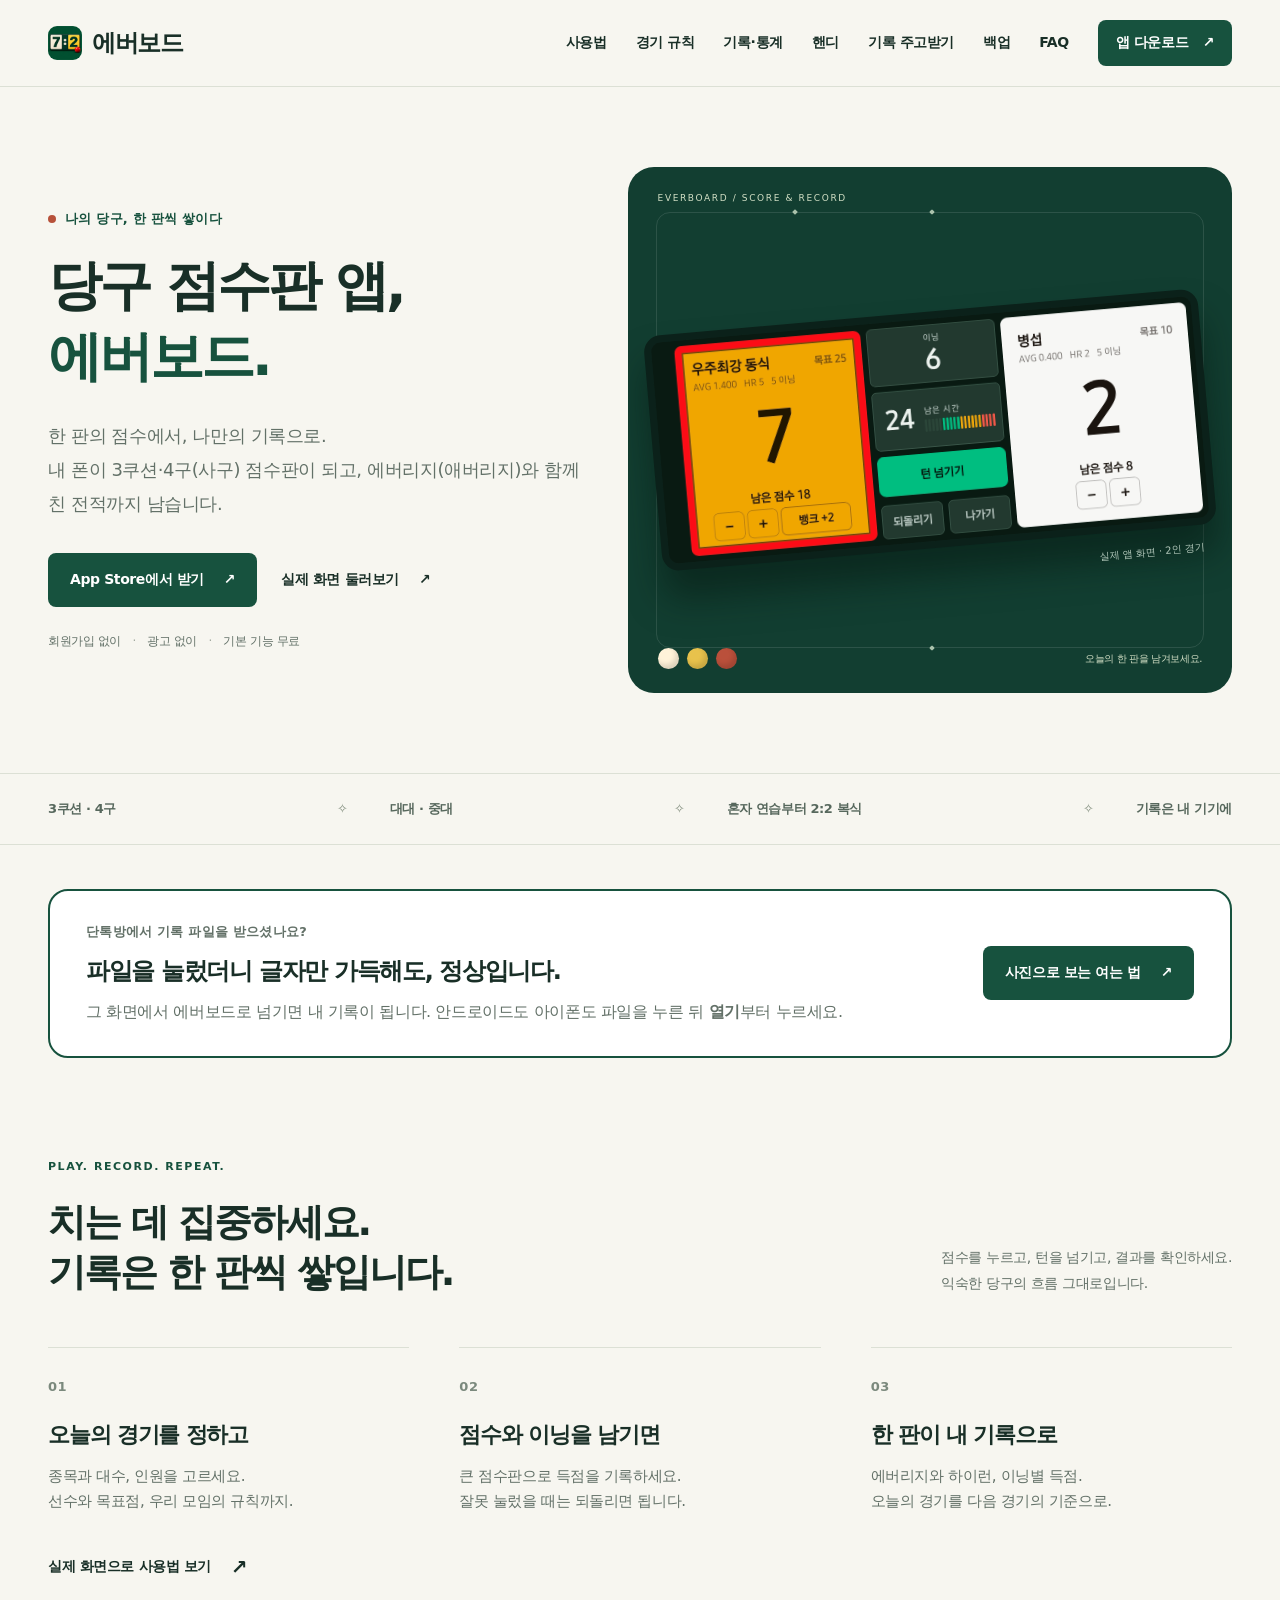
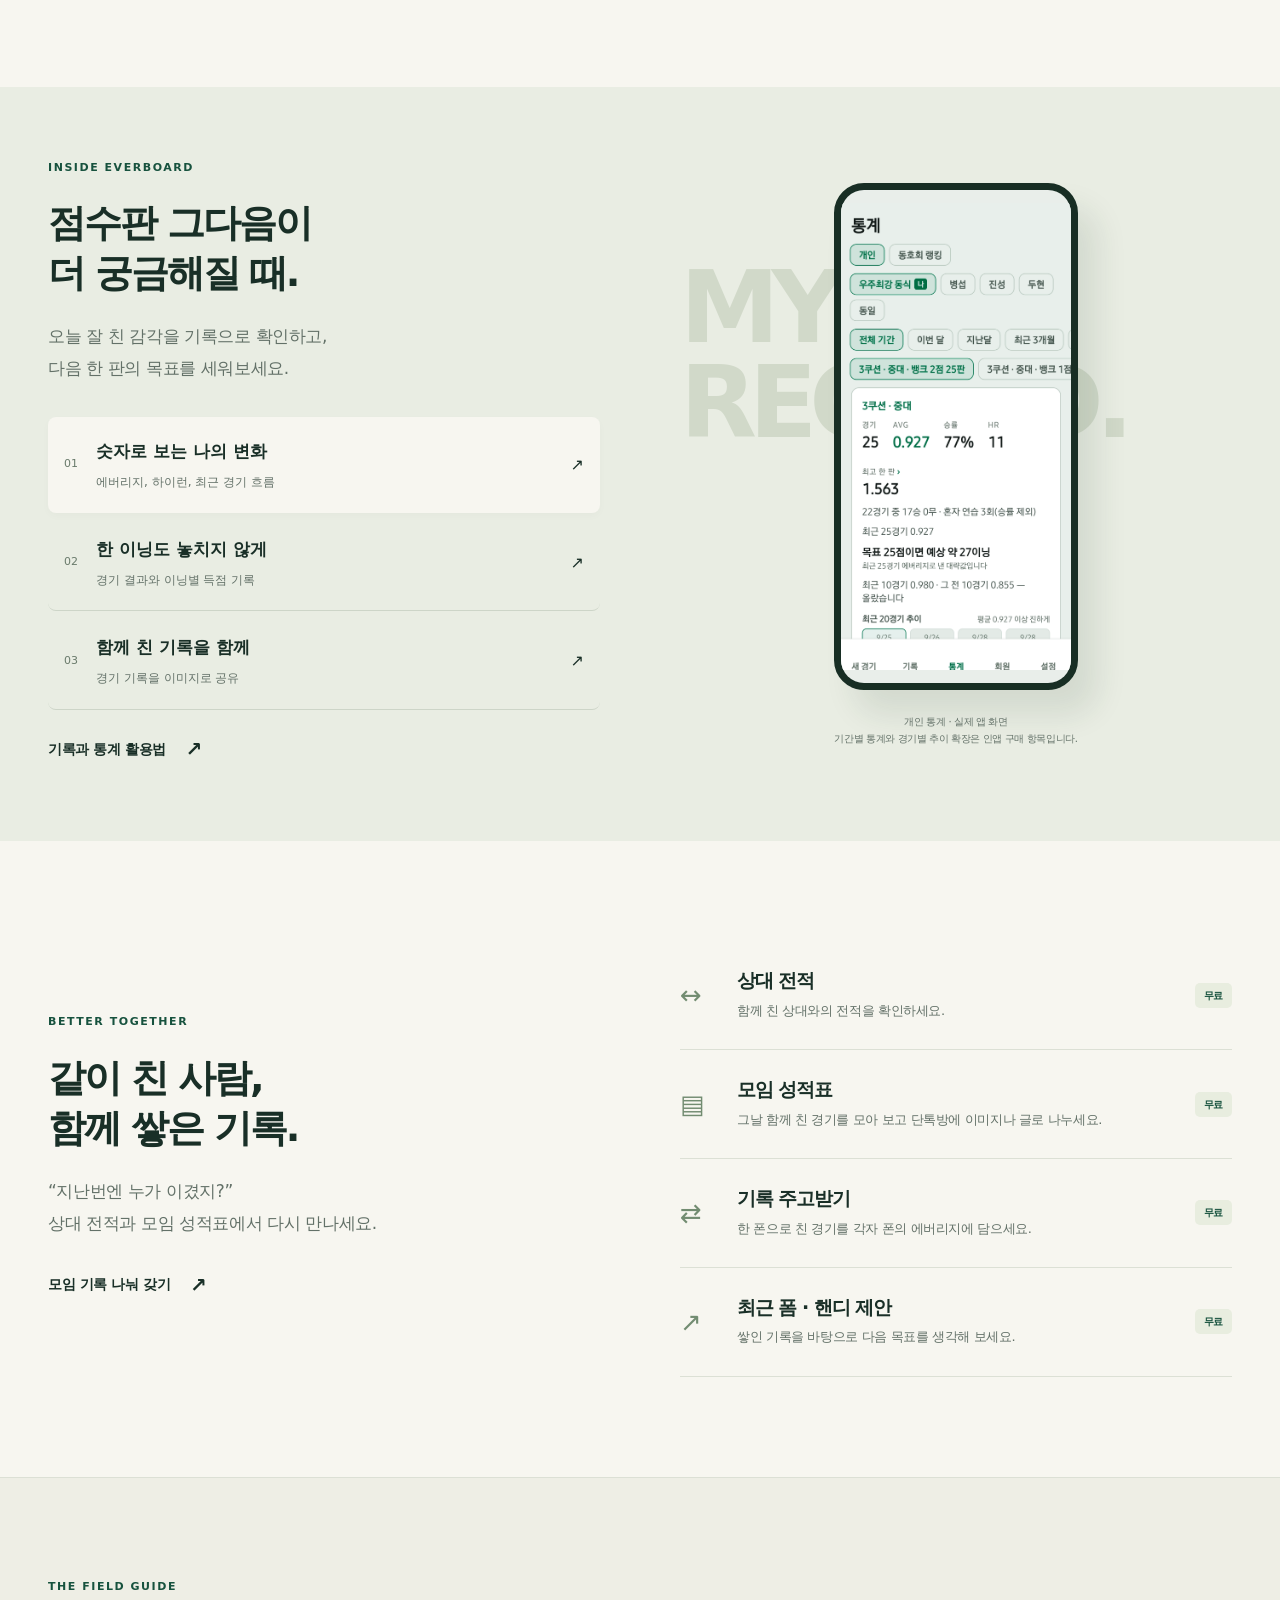
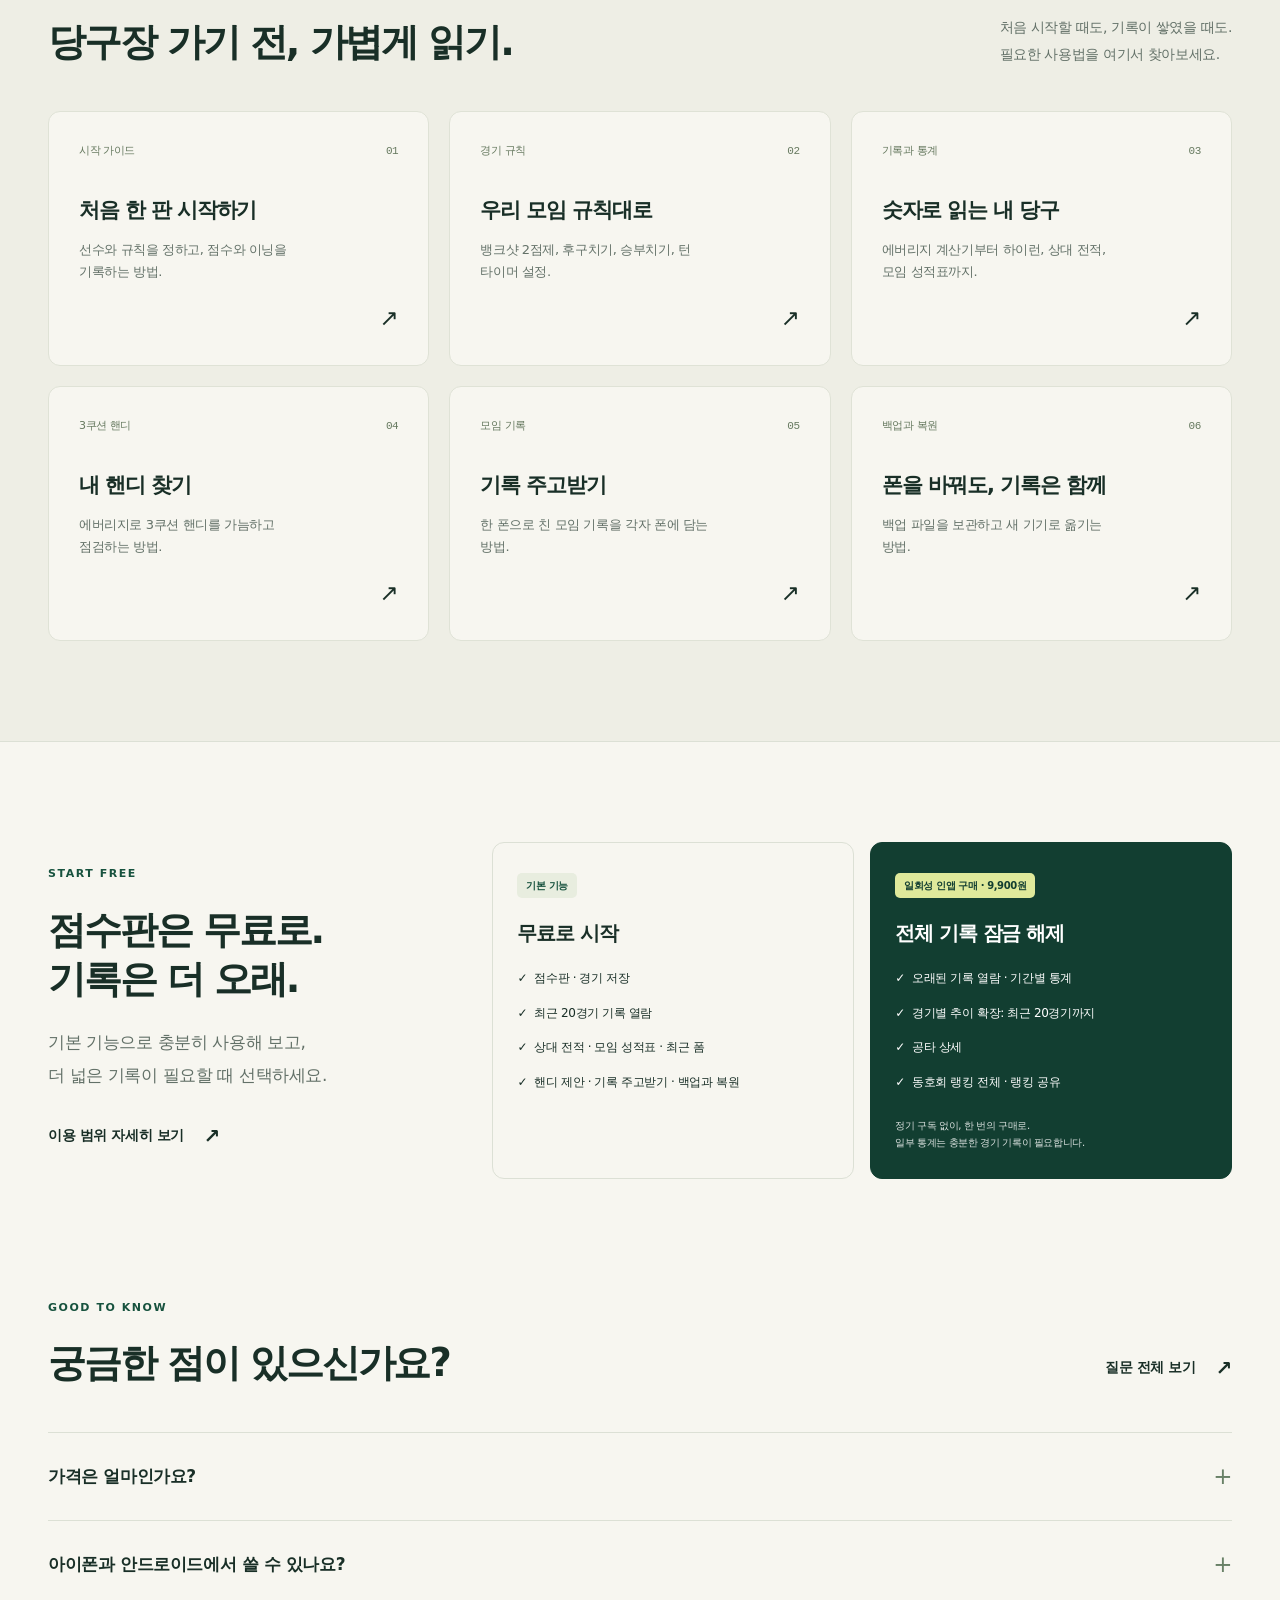
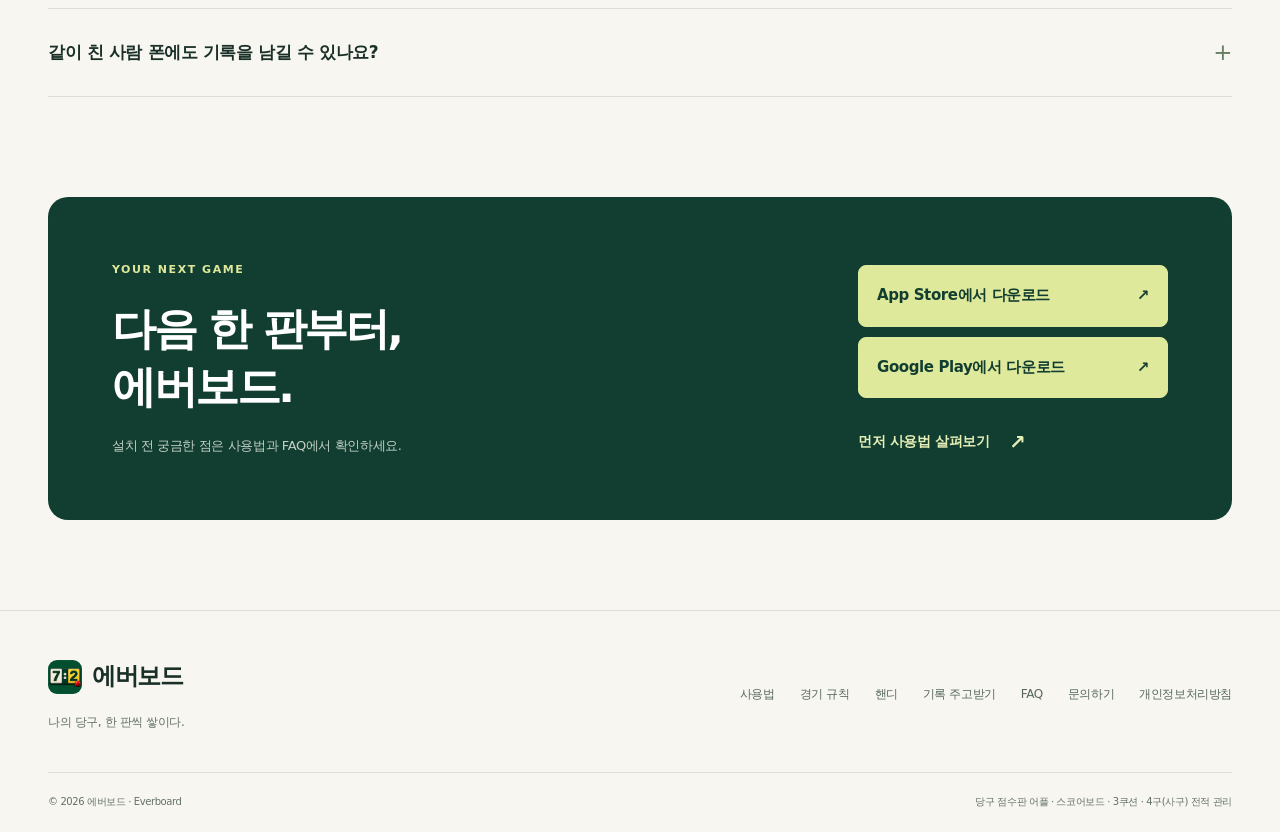
<file: everboard/index.html>
<!doctype html>
<html lang="ko">
<head><meta charset="utf-8"><meta name="viewport" content="width=device-width, initial-scale=1"><meta name="theme-color" content="#123e31">

<title>에버보드 - 당구 점수판 앱 | 3쿠션·4구 에버리지 기록</title><meta name="description" content="3쿠션·4구(사구) 당구 점수판 어플. 득점과 이닝을 세어 에버리지(애버리지), 하이런, 상대 전적, 모임 성적표를 기록합니다. 회원가입과 광고 없이 기본 기능 무료."><link rel="canonical" href="https://lds77.github.io/billiards/everboard/">
<meta property="og:type" content="website"><meta property="og:locale" content="ko_KR"><meta property="og:site_name" content="에버보드"><meta property="og:title" content="에버보드 - 당구 점수판 앱 | 3쿠션·4구 에버리지 기록"><meta property="og:description" content="3쿠션·4구(사구) 당구 점수판 어플. 득점과 이닝을 세어 에버리지(애버리지), 하이런, 상대 전적, 모임 성적표를 기록합니다. 회원가입과 광고 없이 기본 기능 무료."><meta property="og:url" content="https://lds77.github.io/billiards/everboard/"><meta property="og:image" content="https://lds77.github.io/billiards/everboard/assets/social.png"><meta property="og:image:width" content="1200"><meta property="og:image:height" content="630"><meta property="og:image:alt" content="에버보드 — 한 판의 점수에서, 나만의 기록으로"><meta name="twitter:card" content="summary_large_image">
<link rel="icon" type="image/png" sizes="96x96" href="assets/icon-96.png"><link rel="apple-touch-icon" href="assets/icon-180.png"><link rel="alternate" type="application/rss+xml" title="에버보드 안내" href="feed.xml"><link rel="stylesheet" href="style.css"><script src="site.js" defer></script>
<script type="application/ld+json">{"@context":"https://schema.org","@type":"WebSite","name":"에버보드","url":"https://lds77.github.io/billiards/everboard/","inLanguage":"ko","description":"3쿠션·4구(사구) 당구 점수판 어플. 득점과 이닝을 세어 에버리지(애버리지), 하이런, 상대 전적, 모임 성적표를 기록합니다. 회원가입과 광고 없이 기본 기능 무료."}</script>
<script type="application/ld+json">{"@context":"https://schema.org","@type":"MobileApplication","name":"에버보드","alternateName":"Everboard","applicationCategory":"SportsApplication","operatingSystem":"iOS, Android","inLanguage":"ko","url":"https://lds77.github.io/billiards/everboard/","description":"3쿠션·4구(사구) 당구 점수판과 전적 관리. 득점과 이닝을 기록하고 에버리지, 하이런과 상대 전적을 확인합니다.","image":"https://lds77.github.io/billiards/everboard/assets/icon.png","screenshot":"https://lds77.github.io/billiards/everboard/assets/game-2p.png","downloadUrl":"https://apps.apple.com/kr/app/id6811482769","installUrl":"https://apps.apple.com/kr/app/id6811482769","offers":{"@type":"Offer","price":"0","priceCurrency":"KRW"}}</script>
</head><body>
<a class="skip-link" href="#main">본문으로 바로가기</a>
<header class="site-header"><div class="wrap nav-inner"><a class="brand" href="./" aria-label="에버보드 홈"><img src="assets/icon-96.png" alt="" width="34" height="34"><span>에버보드</span></a>
<button class="menu-toggle" type="button" aria-controls="site-nav" aria-expanded="false" hidden>메뉴 <span aria-hidden="true">☰</span></button>
<nav id="site-nav" class="site-nav" aria-label="주요 메뉴"><a href="guide.html">사용법</a><a href="rules.html">경기 규칙</a><a href="stats.html">기록·통계</a><a href="handicap.html">핸디</a><a href="share.html">기록 주고받기</a><a href="backup.html">백업</a><a href="faq.html">FAQ</a><a class="nav-download" href="./#download">앱 다운로드 <span aria-hidden="true">↗</span></a></nav></div></header>
<main id="main">
<section class="hero wrap">
  <div class="hero-copy">
    <p class="eyebrow"><span class="small-ball"></span> 나의 당구, 한 판씩 쌓이다</p>
    <h1>당구 점수판 앱,<br><em>에버보드.</em></h1>
    <p class="hero-description">한 판의 점수에서, 나만의 기록으로.<br>내 폰이 3쿠션·4구(사구) 점수판이 되고, 에버리지(애버리지)와 함께 친 전적까지 남습니다.</p>
    <div class="actions"><a class="button primary" href="https://apps.apple.com/kr/app/id6811482769">App Store에서 받기 <span aria-hidden="true">↗</span></a><a class="button quiet" href="#tour">실제 화면 둘러보기 <span aria-hidden="true">↗</span></a></div>
    <p class="hero-foot">회원가입 없이 <span>·</span> 광고 없이 <span>·</span> 기본 기능 무료</p>
  </div>
  <div class="hero-visual">
    <div class="table-lines" aria-hidden="true"><i></i><i></i><i></i></div>
    <span class="visual-label">EVERBOARD / SCORE & RECORD</span>
    <figure class="scoreboard">
      <img class="" src="assets/game-2p.png" alt="에버보드 실제 가로 점수판. 두 선수의 점수 7 대 2와 목표점, 에버리지, 이닝, 턴 타이머가 표시됩니다. 지금 칠 차례인 노란 칸에 빨간 테두리가 둘려 있습니다." width="2316" height="947" fetchpriority="high" decoding="async">
      <figcaption>실제 앱 화면 · 2인 경기</figcaption>
    </figure>
    <div class="visual-bottom"><span><i class="ball white"></i><i class="ball yellow"></i><i class="ball red"></i></span><span>오늘의 한 판을 남겨보세요.</span></div>
  </div>
</section>
<section class="facts" aria-label="지원 기능"><div class="wrap facts-inner"><span>3쿠션 · 4구</span><span>대대 · 중대</span><span>혼자 연습부터 2:2 복식</span><span>기록은 내 기기에</span></div></section>
<section class="kakao-callout wrap" aria-label="카톡으로 받은 기록 파일"><div><p class="eyebrow">단톡방에서 기록 파일을 받으셨나요?</p><h2>파일을 눌렀더니 글자만 가득해도, 정상입니다.</h2><p>그 화면에서 에버보드로 넘기면 내 기록이 됩니다. 안드로이드도 아이폰도 파일을 누른 뒤 <b>열기</b>부터 누르세요.</p></div><a class="button primary" href="kakao.html">사진으로 보는 여는 법 <span aria-hidden="true">↗</span></a></section>
<section class="section wrap" id="how">
  <div class="section-heading"><div><p class="eyebrow">PLAY. RECORD. REPEAT.</p><h2>치는 데 집중하세요.<br>기록은 한 판씩 쌓입니다.</h2></div><p>점수를 누르고, 턴을 넘기고, 결과를 확인하세요.<br>익숙한 당구의 흐름 그대로입니다.</p></div>
  <div class="steps">
    <article><span class="step-number">01</span><h3>오늘의 경기를 정하고</h3><p>종목과 대수, 인원을 고르세요.<br>선수와 목표점, 우리 모임의 규칙까지.</p></article>
    <article><span class="step-number">02</span><h3>점수와 이닝을 남기면</h3><p>큰 점수판으로 득점을 기록하세요.<br>잘못 눌렀을 때는 되돌리면 됩니다.</p></article>
    <article><span class="step-number">03</span><h3>한 판이 내 기록으로</h3><p>에버리지와 하이런, 이닝별 득점.<br>오늘의 경기를 다음 경기의 기준으로.</p></article>
  </div>
  <a class="text-link" href="guide.html">실제 화면으로 사용법 보기 <span aria-hidden="true">↗</span></a>
</section>
<section class="tour-section" id="tour"><div class="wrap tour-grid">
  <div class="tour-copy"><p class="eyebrow">INSIDE EVERBOARD</p><h2>점수판 그다음이<br>더 궁금해질 때.</h2><p class="section-lead">오늘 잘 친 감각을 기록으로 확인하고,<br>다음 한 판의 목표를 세워보세요.</p>
    <div class="tour-choices" aria-label="둘러볼 화면 선택">
      <button type="button" data-tour="stats" aria-pressed="true"><span>01</span><span><strong>숫자로 보는 나의 변화</strong><small>에버리지, 하이런, 최근 경기 흐름</small></span><span aria-hidden="true">↗</span></button>
      <button type="button" data-tour="result" aria-pressed="false"><span>02</span><span><strong>한 이닝도 놓치지 않게</strong><small>경기 결과와 이닝별 득점 기록</small></span><span aria-hidden="true">↗</span></button>
      <button type="button" data-tour="share" aria-pressed="false"><span>03</span><span><strong>함께 친 기록을 함께</strong><small>경기 기록을 이미지로 공유</small></span><span aria-hidden="true">↗</span></button>
    </div>
    <a class="text-link" href="stats.html">기록과 통계 활용법 <span aria-hidden="true">↗</span></a>
  </div>
  <div class="tour-stage"><span class="stage-word" aria-hidden="true">MY<br>RECORD.</span><figure class="phone-shot"><img class="tour-image" src="assets/stats-solo.png" alt="개인 통계 화면. 에버리지, 하이런과 최근 경기 추이를 확인할 수 있습니다." width="1080" height="2197" loading="lazy" decoding="async"><figcaption id="tour-caption" aria-live="polite">개인 통계 · 실제 앱 화면<br>기간별 통계와 경기별 추이 확장은 인앱 구매 항목입니다.</figcaption></figure></div>
</div></section>
<section class="section wrap together">
  <div><p class="eyebrow">BETTER TOGETHER</p><h2>같이 친 사람,<br>함께 쌓은 기록.</h2><p class="section-lead">“지난번엔 누가 이겼지?”<br>상대 전적과 모임 성적표에서 다시 만나세요.</p><a class="text-link" href="share.html">모임 기록 나눠 갖기 <span aria-hidden="true">↗</span></a></div>
  <div class="together-list"><article><span aria-hidden="true">↔</span><div><h3>상대 전적</h3><p>함께 친 상대와의 전적을 확인하세요.</p></div><span class="tag">무료</span></article><article><span aria-hidden="true">▤</span><div><h3>모임 성적표</h3><p>그날 함께 친 경기를 모아 보고 단톡방에 이미지나 글로 나누세요.</p></div><span class="tag">무료</span></article><article><span aria-hidden="true">⇄</span><div><h3>기록 주고받기</h3><p>한 폰으로 친 경기를 각자 폰의 에버리지에 담으세요.</p></div><span class="tag">무료</span></article><article><span aria-hidden="true">↗</span><div><h3>최근 폼 · 핸디 제안</h3><p>쌓인 기록을 바탕으로 다음 목표를 생각해 보세요.</p></div><span class="tag">무료</span></article></div>
</section>
<section class="guide-section" id="guides"><div class="wrap section"><div class="section-heading"><div><p class="eyebrow">THE FIELD GUIDE</p><h2>당구장 가기 전, 가볍게 읽기.</h2></div><p>처음 시작할 때도, 기록이 쌓였을 때도.<br>필요한 사용법을 여기서 찾아보세요.</p></div><div class="guide-grid"><a class="guide-card" href="guide.html"><span class="guide-top"><span>시작 가이드</span><span aria-hidden="true">01</span></span><h3>처음 한 판 시작하기</h3><p>선수와 규칙을 정하고, 점수와 이닝을 기록하는 방법.</p><span class="card-arrow" aria-hidden="true">↗</span></a><a class="guide-card" href="rules.html"><span class="guide-top"><span>경기 규칙</span><span aria-hidden="true">02</span></span><h3>우리 모임 규칙대로</h3><p>뱅크샷 2점제, 후구치기, 승부치기, 턴 타이머 설정.</p><span class="card-arrow" aria-hidden="true">↗</span></a><a class="guide-card" href="stats.html"><span class="guide-top"><span>기록과 통계</span><span aria-hidden="true">03</span></span><h3>숫자로 읽는 내 당구</h3><p>에버리지 계산기부터 하이런, 상대 전적, 모임 성적표까지.</p><span class="card-arrow" aria-hidden="true">↗</span></a><a class="guide-card" href="handicap.html"><span class="guide-top"><span>3쿠션 핸디</span><span aria-hidden="true">04</span></span><h3>내 핸디 찾기</h3><p>에버리지로 3쿠션 핸디를 가늠하고 점검하는 방법.</p><span class="card-arrow" aria-hidden="true">↗</span></a><a class="guide-card" href="share.html"><span class="guide-top"><span>모임 기록</span><span aria-hidden="true">05</span></span><h3>기록 주고받기</h3><p>한 폰으로 친 모임 기록을 각자 폰에 담는 방법.</p><span class="card-arrow" aria-hidden="true">↗</span></a><a class="guide-card" href="backup.html"><span class="guide-top"><span>백업과 복원</span><span aria-hidden="true">06</span></span><h3>폰을 바꿔도, 기록은 함께</h3><p>백업 파일을 보관하고 새 기기로 옮기는 방법.</p><span class="card-arrow" aria-hidden="true">↗</span></a></div></div></section>
<section class="section wrap pricing" id="features">
  <div><p class="eyebrow">START FREE</p><h2>점수판은 무료로.<br>기록은 더 오래.</h2><p class="section-lead">기본 기능으로 충분히 사용해 보고,<br>더 넓은 기록이 필요할 때 선택하세요.</p><a class="text-link" href="faq.html">이용 범위 자세히 보기 <span aria-hidden="true">↗</span></a></div>
  <div class="plan-grid"><article class="plan"><span class="tag">기본 기능</span><h3>무료로 시작</h3><ul><li>점수판 · 경기 저장</li><li>최근 20경기 기록 열람</li><li>상대 전적 · 모임 성적표 · 최근 폼</li><li>핸디 제안 · 기록 주고받기 · 백업과 복원</li></ul></article><article class="plan plan-plus"><span class="tag">일회성 인앱 구매 · 9,900원</span><h3>전체 기록 잠금 해제</h3><ul><li>오래된 기록 열람 · 기간별 통계</li><li>경기별 추이 확장: 최근 20경기까지</li><li>공타 상세</li><li>동호회 랭킹 전체 · 랭킹 공유</li></ul><p>정기 구독 없이, 한 번의 구매로.<br>일부 통계는 충분한 경기 기록이 필요합니다.</p></article></div>
</section>
<section class="section wrap faq-preview"><div class="section-heading"><div><p class="eyebrow">GOOD TO KNOW</p><h2>궁금한 점이 있으신가요?</h2></div><a class="text-link" href="faq.html">질문 전체 보기 <span aria-hidden="true">↗</span></a></div><div class="faq-list"><details><summary>가격은 얼마인가요?<span aria-hidden="true">+</span></summary><p>점수판과 경기 저장은 무료입니다. 최근 20경기보다 오래된 기록과 더 넓은 통계를 보려면 ‘전체 기록 잠금 해제’를 9,900원에 한 번 구매합니다. 정기 구독이 아니며, 결제 전 스토어 화면에 표시되는 금액이 최종 금액입니다.</p></details><details><summary>아이폰과 안드로이드에서 쓸 수 있나요?<span aria-hidden="true">+</span></summary><p>iPhone은 App Store, Android는 Google Play에서 받을 수 있습니다.</p></details><details><summary>같이 친 사람 폰에도 기록을 남길 수 있나요?<span aria-hidden="true">+</span></summary><p>네. 점수판을 켠 사람이 기록 탭에서 ‘기록 보내기’로 파일을 단톡방에 올리면, 나머지는 각자 그 파일을 눌러 에버보드로 열면 바로 담을 수 있습니다. 옆에 있다면 ‘QR로 보내기’로 띄운 QR을 각자 ‘경기 받기’의 ‘QR 찍기’로 찍어 담을 수도 있습니다(두 폰 모두 인터넷 필요). 같은 경기를 두 번 담아도 한 번만 들어옵니다. <a href="share.html">기록 주고받기 안내</a></p></details></div></section>
<section class="download wrap" id="download"><div><p class="eyebrow">YOUR NEXT GAME</p><h2>다음 한 판부터,<br>에버보드.</h2><p>설치 전 궁금한 점은 사용법과 FAQ에서 확인하세요.</p></div><div class="download-actions"><a class="store-link" href="https://apps.apple.com/kr/app/id6811482769">App Store에서 다운로드 <span aria-hidden="true">↗</span></a><a class="store-link" href="https://play.google.com/store/apps/details?id=com.billiards.scoreboard">Google Play에서 다운로드 <span aria-hidden="true">↗</span></a><a class="text-link" href="guide.html">먼저 사용법 살펴보기 <span aria-hidden="true">↗</span></a></div></section>
</main>
<footer class="site-footer"><div class="wrap footer-top"><div><a class="brand" href="./"><img src="assets/icon-96.png" alt="" width="34" height="34"><span>에버보드</span></a><p>나의 당구, 한 판씩 쌓이다.</p></div><div class="footer-links"><a href="guide.html">사용법</a><a href="rules.html">경기 규칙</a><a href="handicap.html">핸디</a><a href="share.html">기록 주고받기</a><a href="faq.html">FAQ</a><a href="mailto:dongsikl51@gmail.com">문의하기</a><a href="https://lds77.github.io/billiards/privacy.html">개인정보처리방침</a></div></div><div class="wrap footer-bottom"><span>© 2026 에버보드 · Everboard</span><span>당구 점수판 어플 · 스코어보드 · 3쿠션 · 4구(사구) 전적 관리</span></div></footer>
</body></html>
</file>
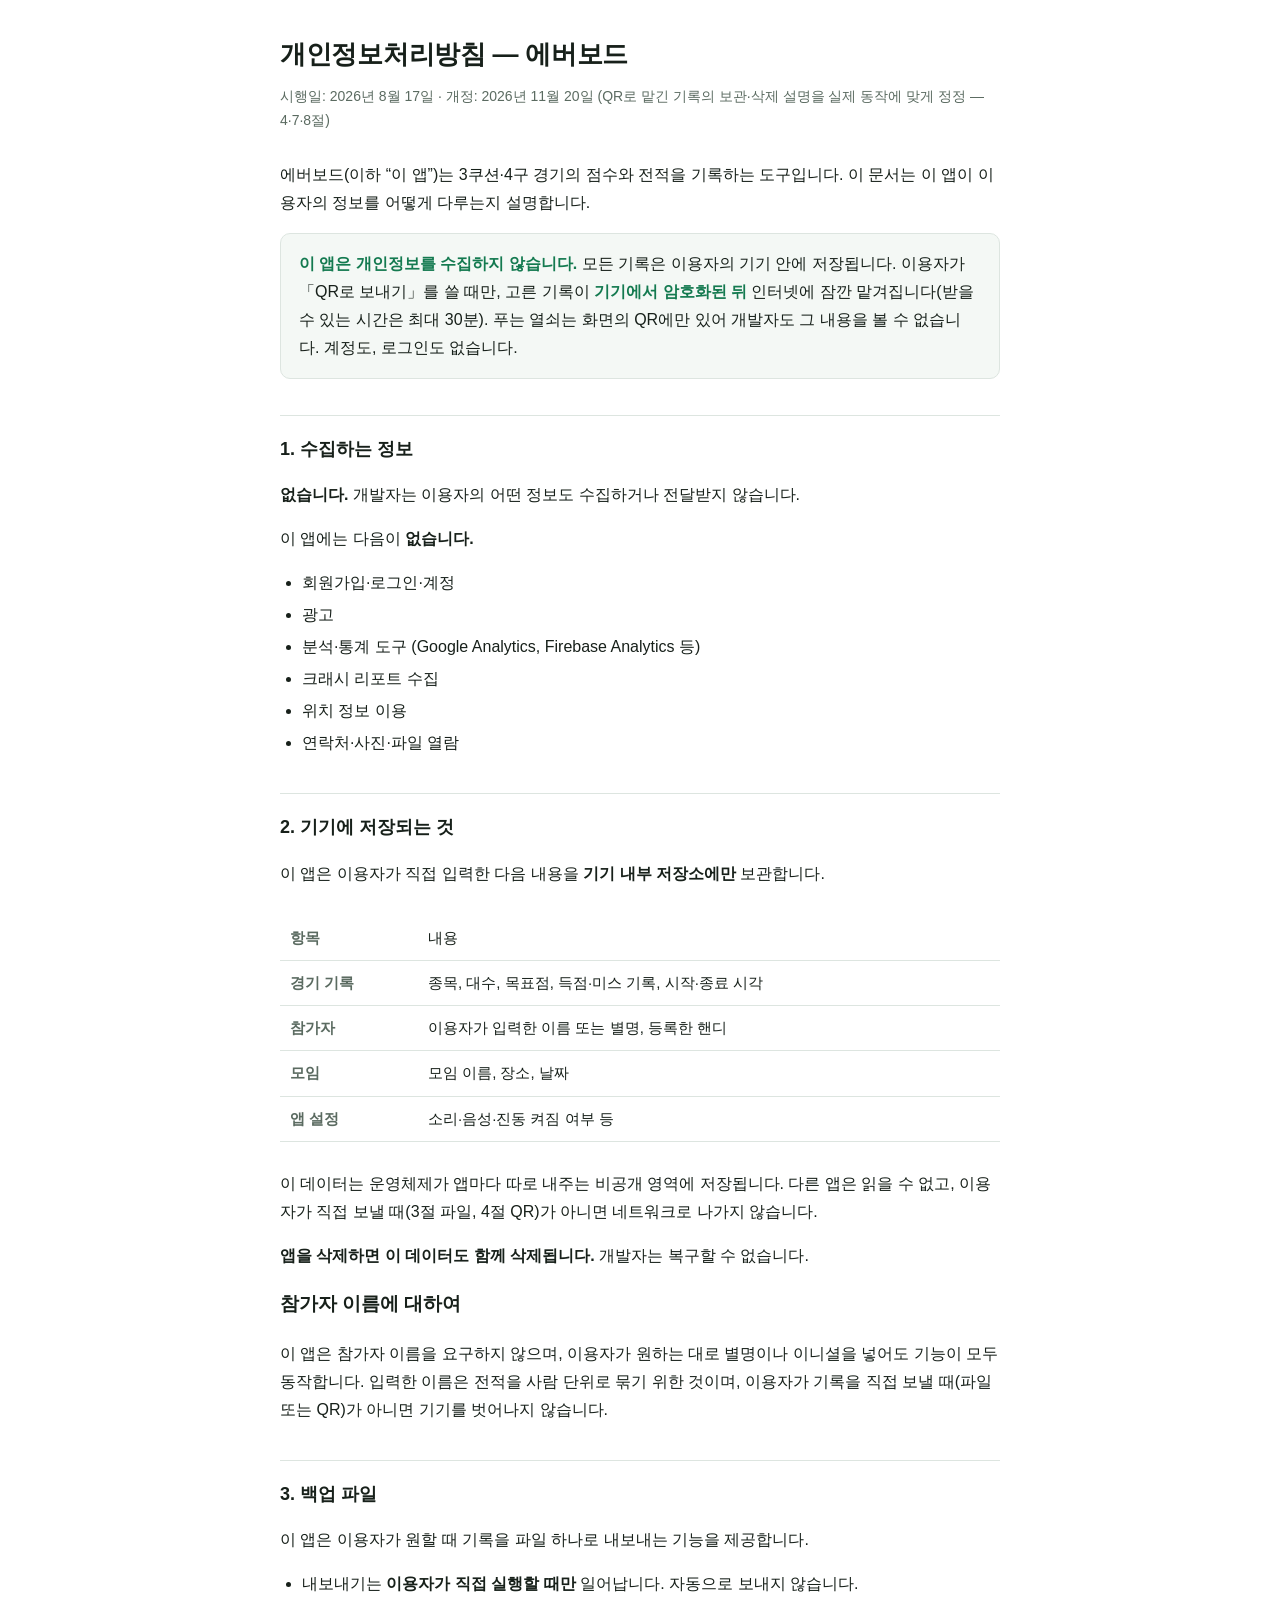
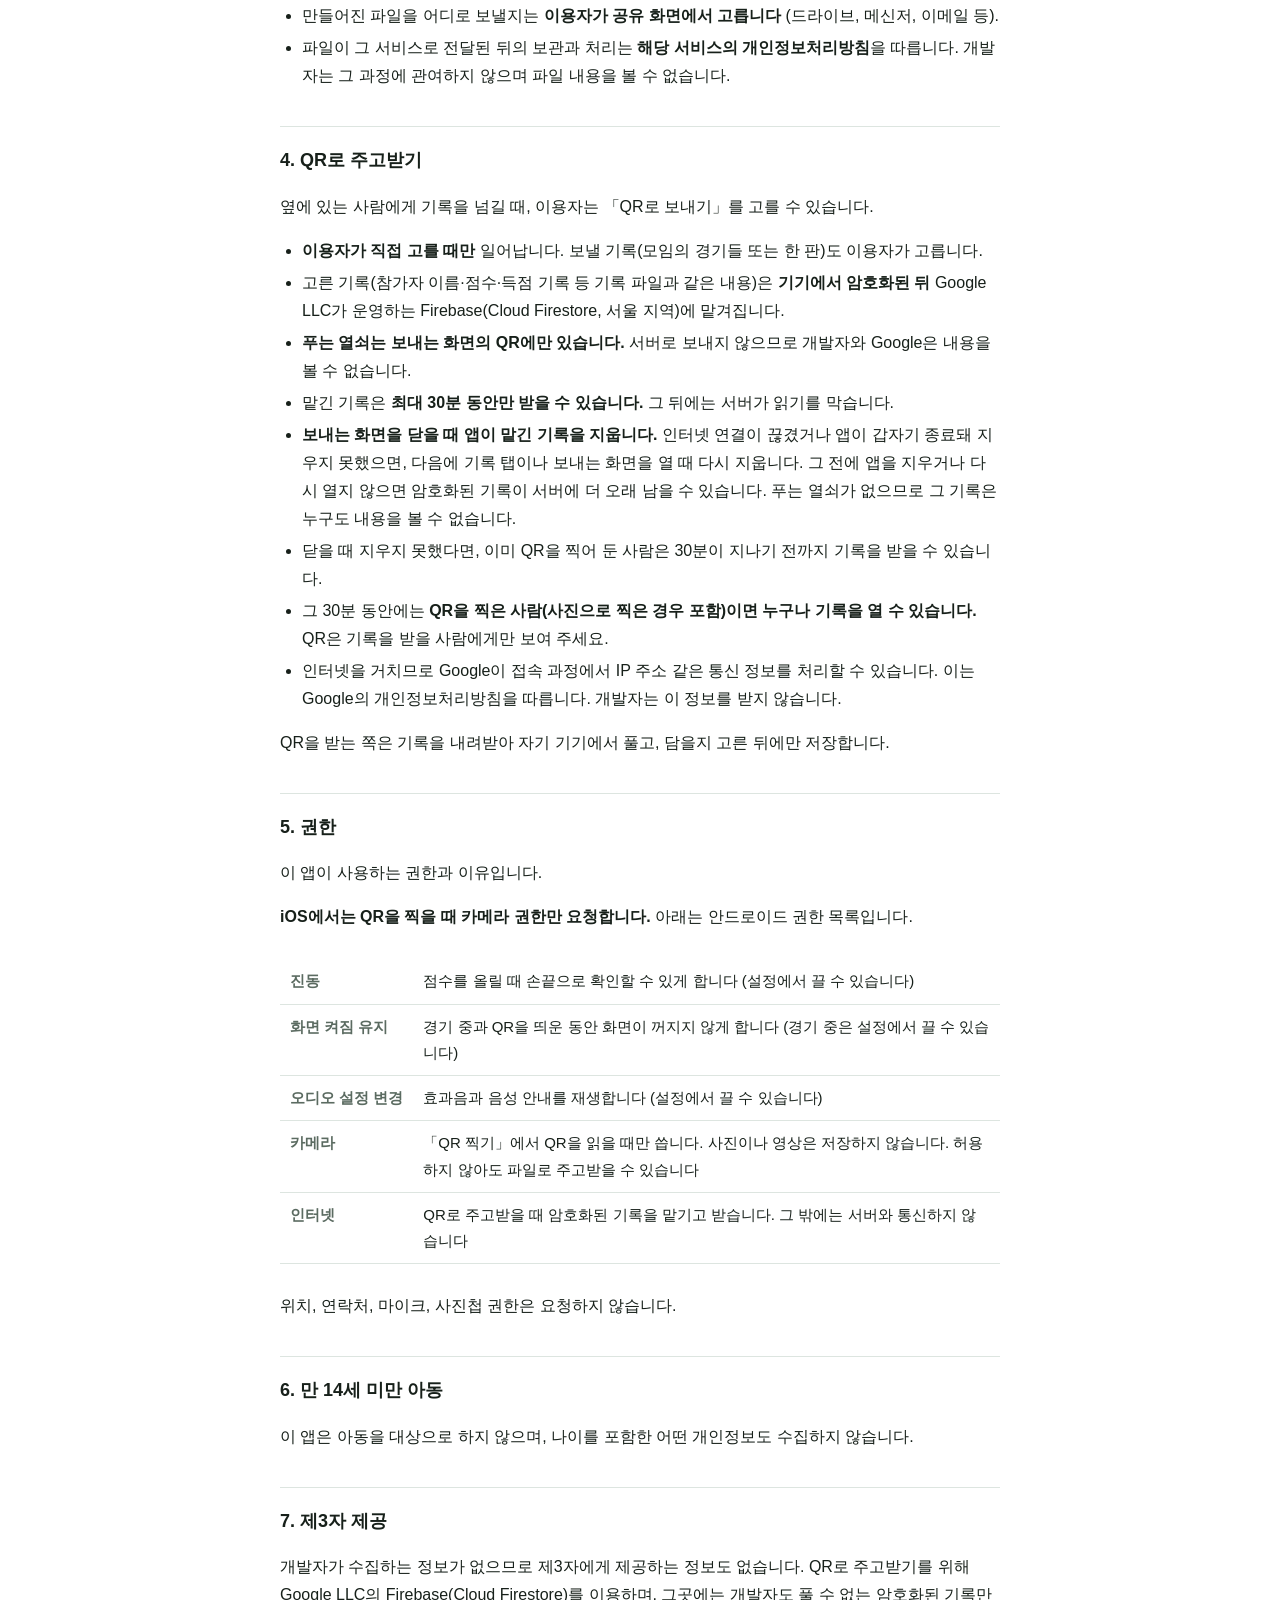
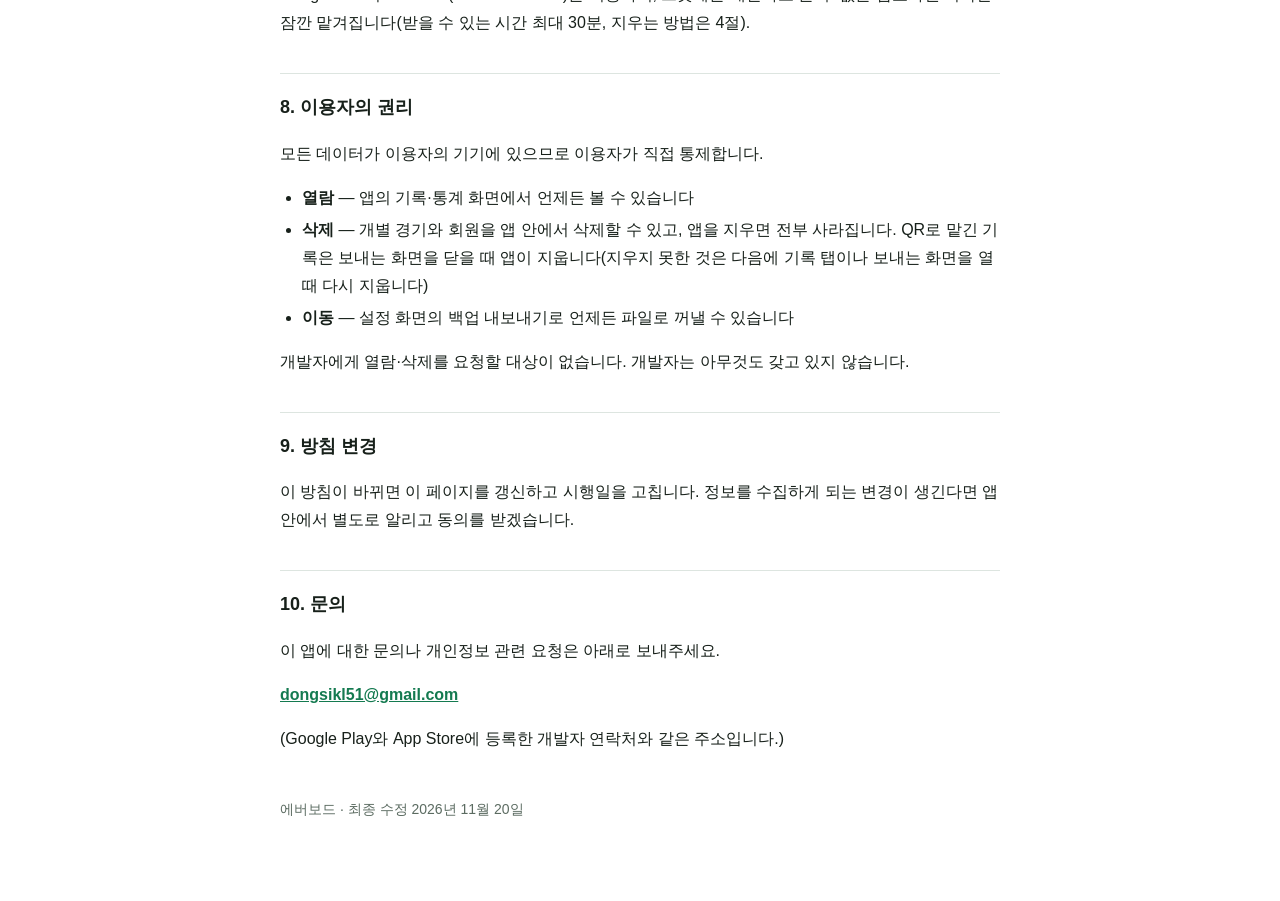
<file: privacy.html>
<!doctype html>
<html lang="ko">
<head>
<meta charset="utf-8">
<meta name="viewport" content="width=device-width, initial-scale=1">
<title>개인정보처리방침 — 에버보드</title>
<link rel="icon" type="image/png" sizes="96x96" href="everboard/assets/icon-96.png">
<style>
  :root {
    --bg: #ffffff; --fg: #17201a; --dim: #5b6b61;
    --line: #dde5e0; --accent: #147a50; --card: #f4f8f5;
  }
  @media (prefers-color-scheme: dark) {
    :root {
      --bg: #0e1411; --fg: #e6ede8; --dim: #9aaba1;
      --line: #26332c; --accent: #34a776; --card: #161f1a;
    }
  }
  * { box-sizing: border-box; }
  body {
    margin: 0; padding: 32px 20px 80px;
    background: var(--bg); color: var(--fg);
    font-family: -apple-system, BlinkMacSystemFont, "Segoe UI", "Malgun Gothic", sans-serif;
    line-height: 1.75; font-size: 16px;
  }
  main { max-width: 720px; margin: 0 auto; }
  h1 { font-size: 26px; margin: 0 0 6px; letter-spacing: -0.3px; }
  h2 { font-size: 18px; margin: 36px 0 10px; padding-top: 18px; border-top: 1px solid var(--line); }
  .date { color: var(--dim); font-size: 14px; margin: 0 0 28px; }
  .lead {
    background: var(--card); border: 1px solid var(--line); border-radius: 10px;
    padding: 16px 18px; margin: 0 0 8px;
  }
  .lead strong { color: var(--accent); }
  table { width: 100%; border-collapse: collapse; margin: 12px 0; font-size: 15px; }
  th, td { text-align: left; padding: 9px 10px; border-bottom: 1px solid var(--line); vertical-align: top; }
  th { color: var(--dim); font-weight: 700; white-space: nowrap; }
  ul { padding-left: 22px; }
  li { margin: 4px 0; }
  a { color: var(--accent); }
  .wrap { overflow-x: auto; }
  footer { margin-top: 44px; color: var(--dim); font-size: 14px; }
</style>
</head>
<body>
<main>

<h1>개인정보처리방침 — 에버보드</h1>
<p class="date">시행일: 2026년 8월 17일 · 개정: 2026년 11월 20일 (QR로 맡긴 기록의 보관·삭제 설명을 실제 동작에 맞게 정정 — 4·7·8절)</p>

<p>에버보드(이하 &ldquo;이 앱&rdquo;)는 3쿠션·4구 경기의 점수와 전적을 기록하는 도구입니다.
이 문서는 이 앱이 이용자의 정보를 어떻게 다루는지 설명합니다.</p>

<p class="lead"><strong>이 앱은 개인정보를 수집하지 않습니다.</strong>
모든 기록은 이용자의 기기 안에 저장됩니다. 이용자가 「QR로 보내기」를 쓸 때만, 고른 기록이
<strong>기기에서 암호화된 뒤</strong> 인터넷에 잠깐 맡겨집니다(받을 수 있는 시간은 최대 30분). 푸는 열쇠는 화면의 QR에만 있어
개발자도 그 내용을 볼 수 없습니다. 계정도, 로그인도 없습니다.</p>

<h2>1. 수집하는 정보</h2>
<p><strong>없습니다.</strong> 개발자는 이용자의 어떤 정보도 수집하거나 전달받지 않습니다.</p>
<p>이 앱에는 다음이 <strong>없습니다.</strong></p>
<ul>
  <li>회원가입·로그인·계정</li>
  <li>광고</li>
  <li>분석·통계 도구 (Google Analytics, Firebase Analytics 등)</li>
  <li>크래시 리포트 수집</li>
  <li>위치 정보 이용</li>
  <li>연락처·사진·파일 열람</li>
</ul>

<h2>2. 기기에 저장되는 것</h2>
<p>이 앱은 이용자가 직접 입력한 다음 내용을 <strong>기기 내부 저장소에만</strong> 보관합니다.</p>
<div class="wrap">
<table>
  <tr><th>항목</th><td>내용</td></tr>
  <tr><th>경기 기록</th><td>종목, 대수, 목표점, 득점·미스 기록, 시작·종료 시각</td></tr>
  <tr><th>참가자</th><td>이용자가 입력한 이름 또는 별명, 등록한 핸디</td></tr>
  <tr><th>모임</th><td>모임 이름, 장소, 날짜</td></tr>
  <tr><th>앱 설정</th><td>소리·음성·진동 켜짐 여부 등</td></tr>
</table>
</div>
<p>이 데이터는 운영체제가 앱마다 따로 내주는 비공개 영역에 저장됩니다.
다른 앱은 읽을 수 없고, 이용자가 직접 보낼 때(3절 파일, 4절 QR)가 아니면 네트워크로 나가지 않습니다.</p>
<p><strong>앱을 삭제하면 이 데이터도 함께 삭제됩니다.</strong> 개발자는 복구할 수 없습니다.</p>

<h3>참가자 이름에 대하여</h3>
<p>이 앱은 참가자 이름을 요구하지 않으며, 이용자가 원하는 대로 별명이나 이니셜을 넣어도
기능이 모두 동작합니다. 입력한 이름은 전적을 사람 단위로 묶기 위한 것이며, 이용자가 기록을 직접 보낼 때(파일 또는 QR)가 아니면
기기를 벗어나지 않습니다.</p>

<h2>3. 백업 파일</h2>
<p>이 앱은 이용자가 원할 때 기록을 파일 하나로 내보내는 기능을 제공합니다.</p>
<ul>
  <li>내보내기는 <strong>이용자가 직접 실행할 때만</strong> 일어납니다. 자동으로 보내지 않습니다.</li>
  <li>만들어진 파일을 어디로 보낼지는 <strong>이용자가 공유 화면에서 고릅니다</strong>
      (드라이브, 메신저, 이메일 등).</li>
  <li>파일이 그 서비스로 전달된 뒤의 보관과 처리는 <strong>해당 서비스의 개인정보처리방침</strong>을
      따릅니다. 개발자는 그 과정에 관여하지 않으며 파일 내용을 볼 수 없습니다.</li>
</ul>

<h2>4. QR로 주고받기</h2>
<p>옆에 있는 사람에게 기록을 넘길 때, 이용자는 「QR로 보내기」를 고를 수 있습니다.</p>
<ul>
  <li><strong>이용자가 직접 고를 때만</strong> 일어납니다. 보낼 기록(모임의 경기들 또는 한 판)도 이용자가 고릅니다.</li>
  <li>고른 기록(참가자 이름·점수·득점 기록 등 기록 파일과 같은 내용)은 <strong>기기에서 암호화된 뒤</strong>
      Google LLC가 운영하는 Firebase(Cloud Firestore, 서울 지역)에 맡겨집니다.</li>
  <li><strong>푸는 열쇠는 보내는 화면의 QR에만 있습니다.</strong> 서버로 보내지 않으므로 개발자와 Google은 내용을 볼 수 없습니다.</li>
  <li>맡긴 기록은 <strong>최대 30분 동안만 받을 수 있습니다.</strong> 그 뒤에는 서버가 읽기를 막습니다.</li>
  <li><strong>보내는 화면을 닫을 때 앱이 맡긴 기록을 지웁니다.</strong> 인터넷 연결이 끊겼거나 앱이 갑자기 종료돼 지우지 못했으면,
      다음에 기록 탭이나 보내는 화면을 열 때 다시 지웁니다. 그 전에 앱을 지우거나 다시 열지 않으면 암호화된 기록이
      서버에 더 오래 남을 수 있습니다. 푸는 열쇠가 없으므로 그 기록은 누구도 내용을 볼 수 없습니다.</li>
  <li>닫을 때 지우지 못했다면, 이미 QR을 찍어 둔 사람은 30분이 지나기 전까지 기록을 받을 수 있습니다.</li>
  <li>그 30분 동안에는 <strong>QR을 찍은 사람(사진으로 찍은 경우 포함)이면 누구나 기록을 열 수 있습니다.</strong>
      QR은 기록을 받을 사람에게만 보여 주세요.</li>
  <li>인터넷을 거치므로 Google이 접속 과정에서 IP 주소 같은 통신 정보를 처리할 수 있습니다. 이는 Google의
      개인정보처리방침을 따릅니다. 개발자는 이 정보를 받지 않습니다.</li>
</ul>
<p>QR을 받는 쪽은 기록을 내려받아 자기 기기에서 풀고, 담을지 고른 뒤에만 저장합니다.</p>

<h2>5. 권한</h2>
<p>이 앱이 사용하는 권한과 이유입니다.</p>
<p><strong>iOS에서는 QR을 찍을 때 카메라 권한만 요청합니다.</strong> 아래는 안드로이드 권한 목록입니다.</p>
<div class="wrap">
<table>
  <tr><th>진동</th><td>점수를 올릴 때 손끝으로 확인할 수 있게 합니다 (설정에서 끌 수 있습니다)</td></tr>
  <tr><th>화면 켜짐 유지</th><td>경기 중과 QR을 띄운 동안 화면이 꺼지지 않게 합니다 (경기 중은 설정에서 끌 수 있습니다)</td></tr>
  <tr><th>오디오 설정 변경</th><td>효과음과 음성 안내를 재생합니다 (설정에서 끌 수 있습니다)</td></tr>
  <tr><th>카메라</th><td>「QR 찍기」에서 QR을 읽을 때만 씁니다. 사진이나 영상은 저장하지 않습니다. 허용하지 않아도 파일로 주고받을 수 있습니다</td></tr>
  <tr><th>인터넷</th><td>QR로 주고받을 때 암호화된 기록을 맡기고 받습니다. 그 밖에는 서버와 통신하지 않습니다</td></tr>
</table>
</div>
<p>위치, 연락처, 마이크, 사진첩 권한은 요청하지 않습니다.</p>

<h2>6. 만 14세 미만 아동</h2>
<p>이 앱은 아동을 대상으로 하지 않으며, 나이를 포함한 어떤 개인정보도 수집하지 않습니다.</p>

<h2>7. 제3자 제공</h2>
<p>개발자가 수집하는 정보가 없으므로 제3자에게 제공하는 정보도 없습니다.
QR로 주고받기를 위해 Google LLC의 Firebase(Cloud Firestore)를 이용하며, 그곳에는 개발자도 풀 수 없는
암호화된 기록만 잠깐 맡겨집니다(받을 수 있는 시간 최대 30분, 지우는 방법은 4절).</p>

<h2>8. 이용자의 권리</h2>
<p>모든 데이터가 이용자의 기기에 있으므로 이용자가 직접 통제합니다.</p>
<ul>
  <li><strong>열람</strong> — 앱의 기록·통계 화면에서 언제든 볼 수 있습니다</li>
  <li><strong>삭제</strong> — 개별 경기와 회원을 앱 안에서 삭제할 수 있고, 앱을 지우면 전부 사라집니다.
      QR로 맡긴 기록은 보내는 화면을 닫을 때 앱이 지웁니다(지우지 못한 것은 다음에 기록 탭이나 보내는 화면을 열 때 다시 지웁니다)</li>
  <li><strong>이동</strong> — 설정 화면의 백업 내보내기로 언제든 파일로 꺼낼 수 있습니다</li>
</ul>
<p>개발자에게 열람·삭제를 요청할 대상이 없습니다. 개발자는 아무것도 갖고 있지 않습니다.</p>

<h2>9. 방침 변경</h2>
<p>이 방침이 바뀌면 이 페이지를 갱신하고 시행일을 고칩니다.
정보를 수집하게 되는 변경이 생긴다면 앱 안에서 별도로 알리고 동의를 받겠습니다.</p>

<h2>10. 문의</h2>
<p>이 앱에 대한 문의나 개인정보 관련 요청은 아래로 보내주세요.</p>
<p><strong><a href="mailto:dongsikl51@gmail.com">dongsikl51@gmail.com</a></strong></p>
<p>(Google Play와 App Store에 등록한 개발자 연락처와 같은 주소입니다.)</p>

<footer>에버보드 · 최종 수정 2026년 11월 20일</footer>

</main>
</body>
</html>
</file>
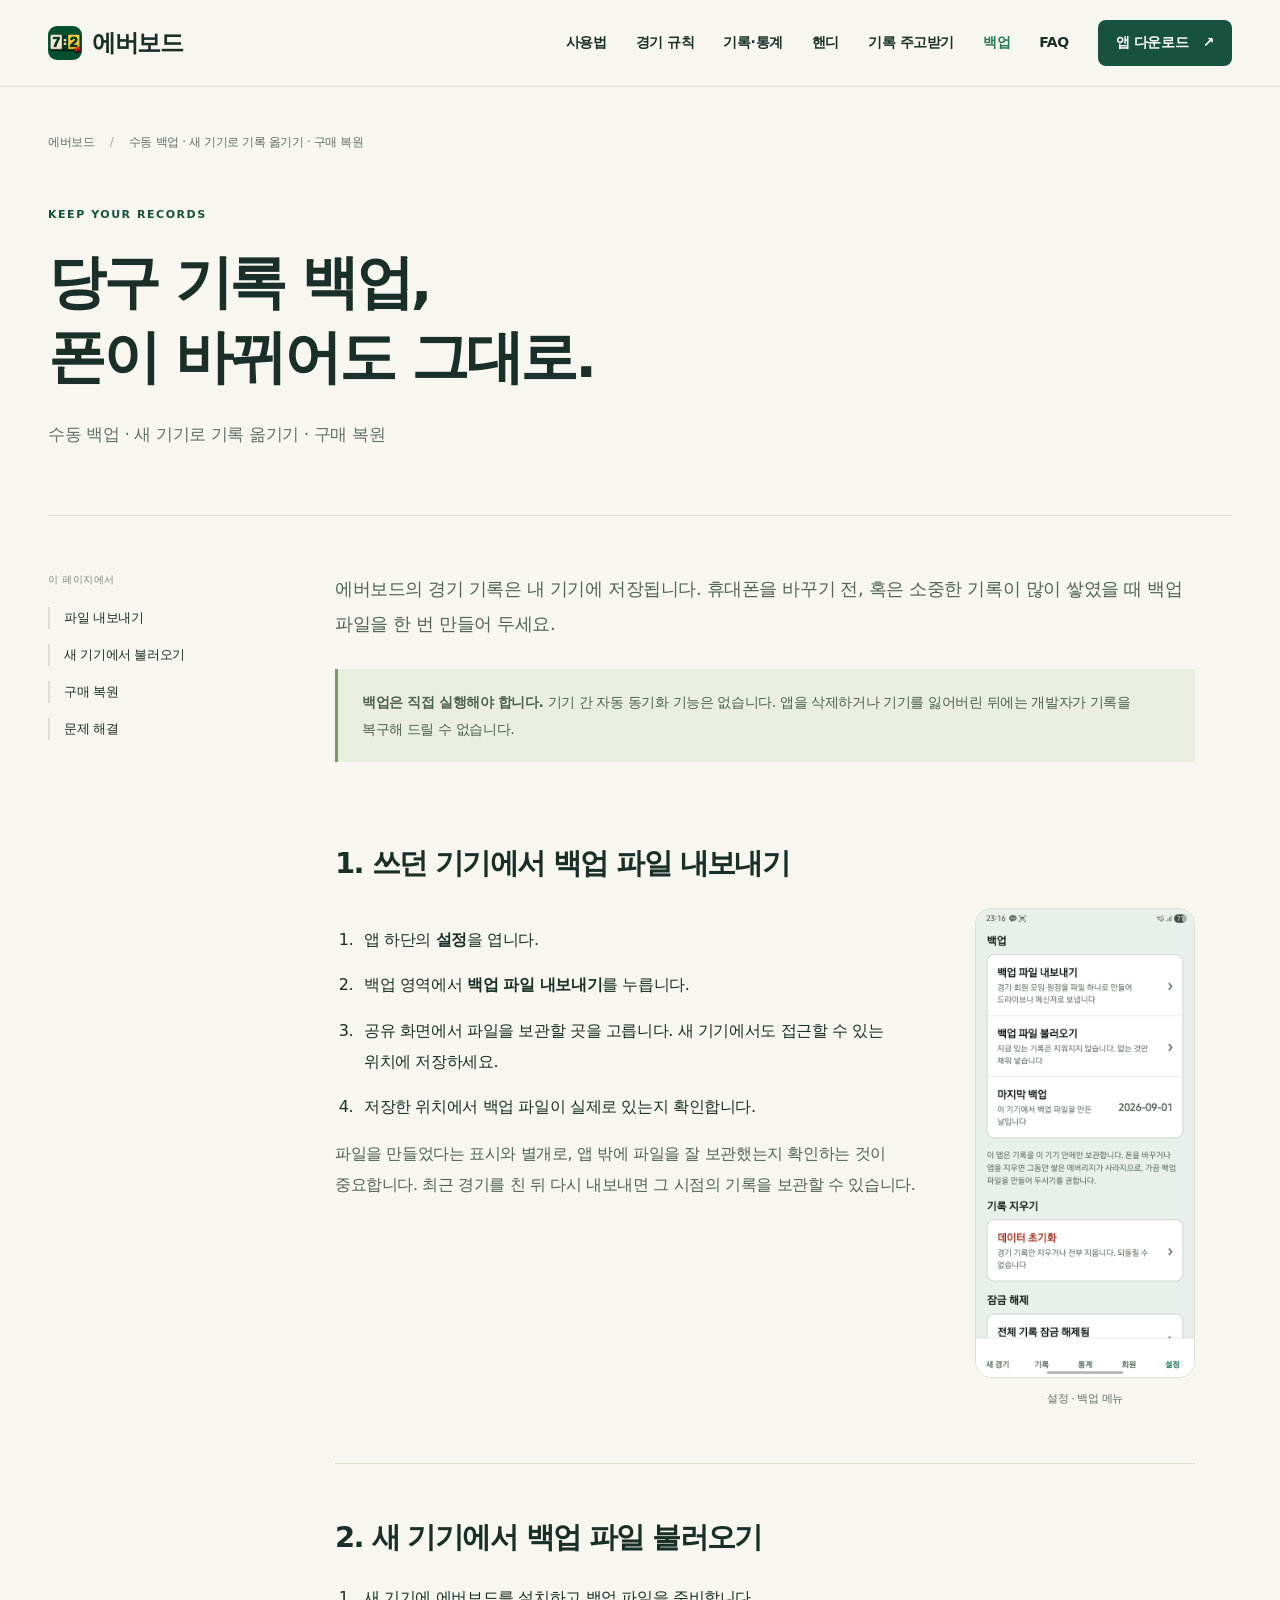
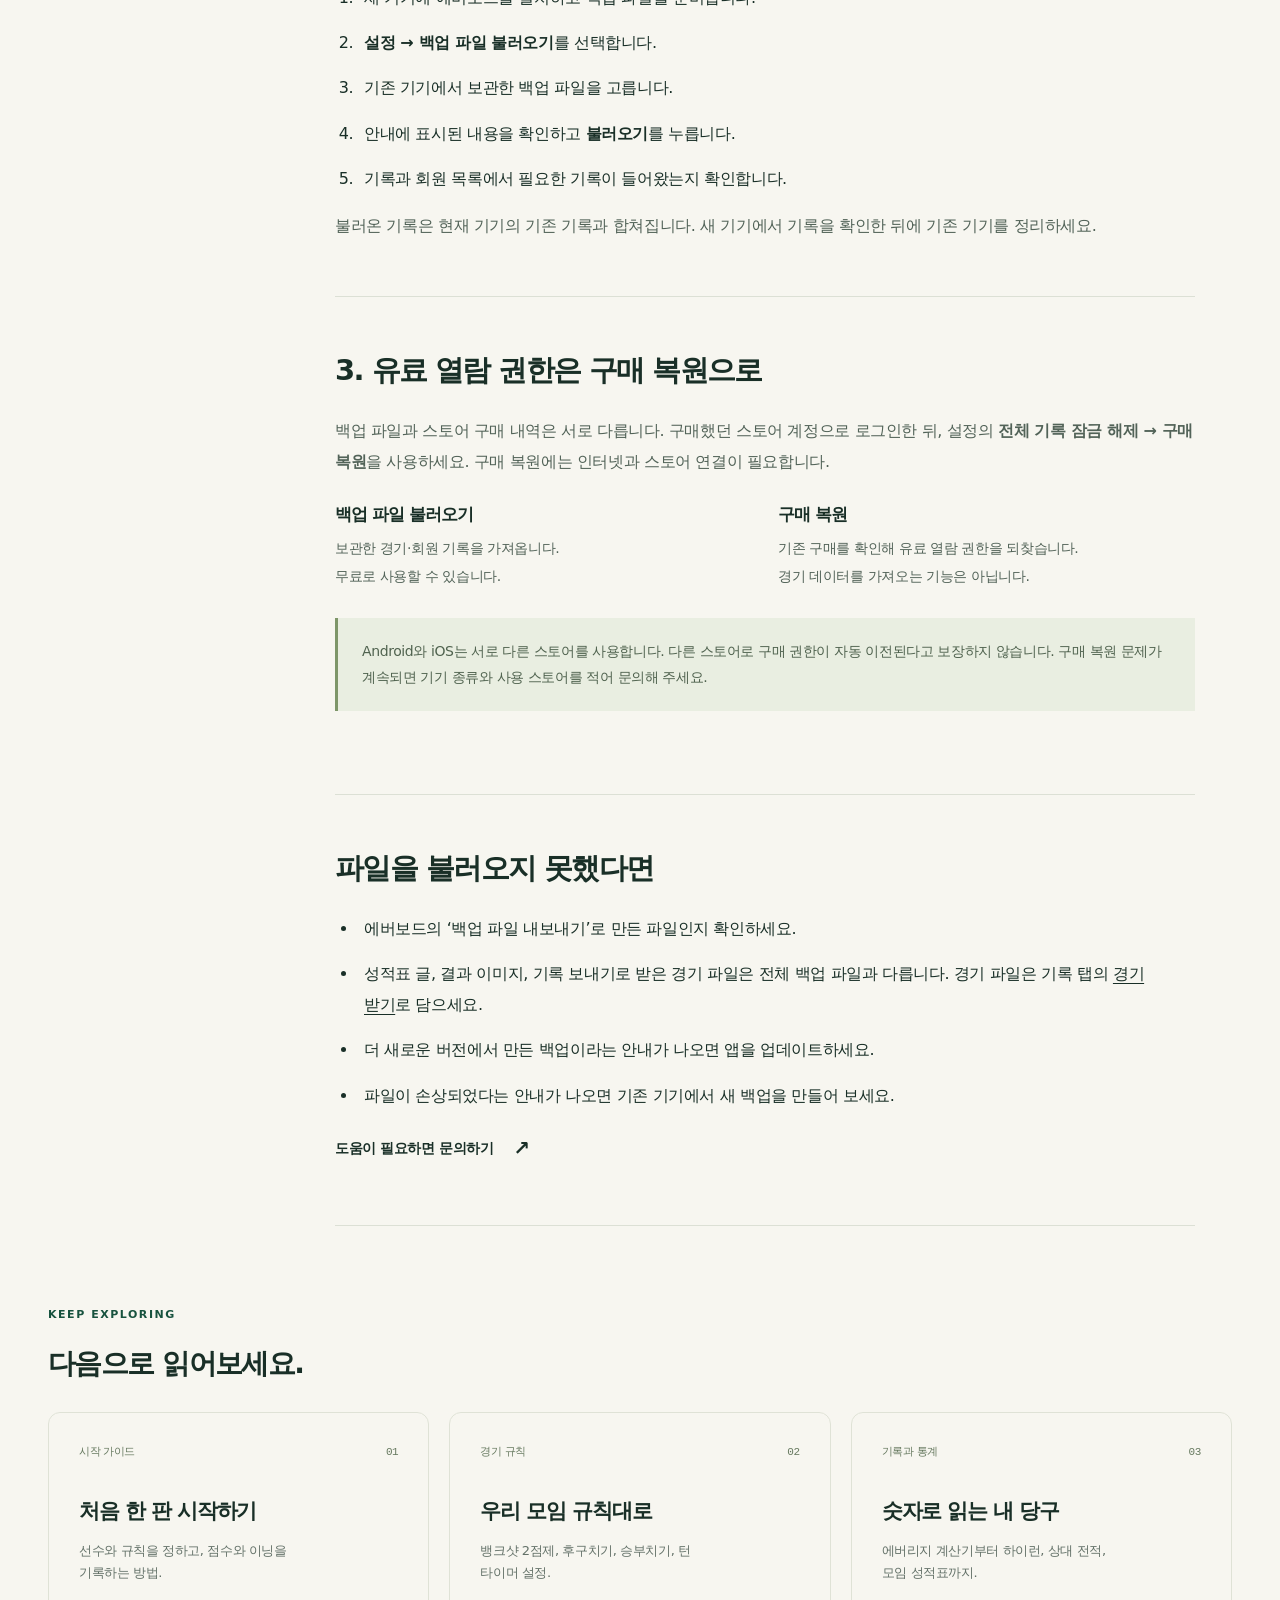
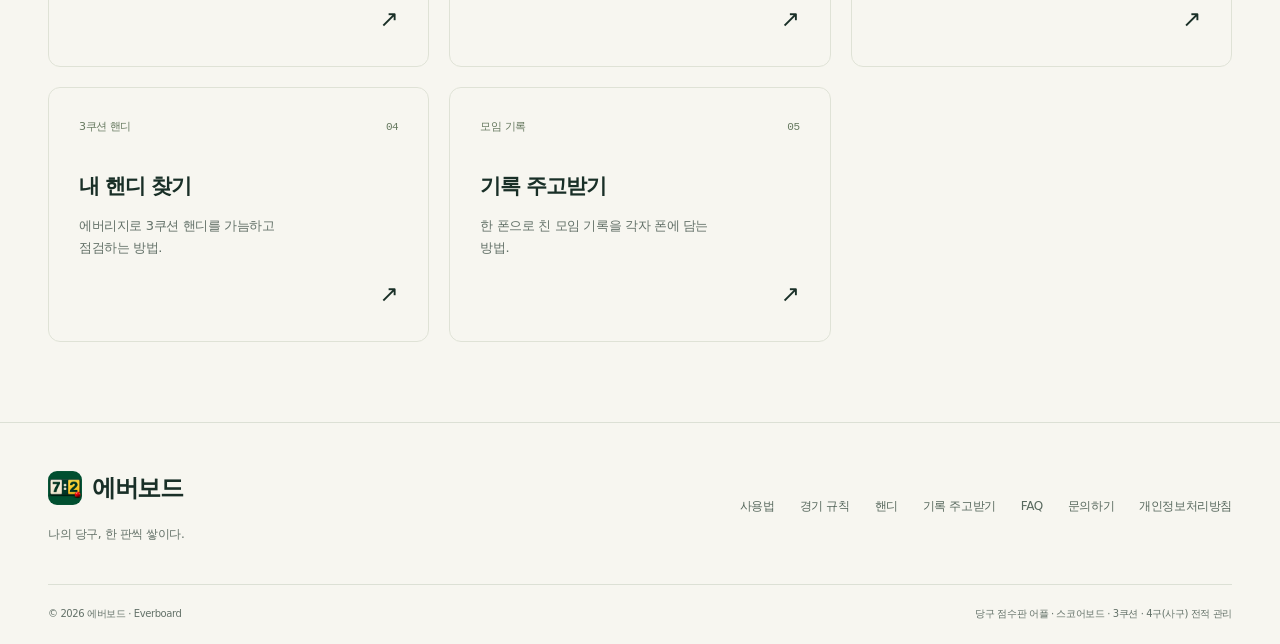
<file: everboard/backup.html>
<!doctype html>
<html lang="ko">
<head><meta charset="utf-8"><meta name="viewport" content="width=device-width, initial-scale=1"><meta name="theme-color" content="#123e31">

<title>당구 기록 백업·복원 · 새 폰으로 기록 옮기기 — 에버보드</title><meta name="description" content="에버보드 백업 파일 내보내기와 불러오기, 새 휴대폰으로 기록 옮기기, 백업 복원과 구매 복원의 차이를 안내합니다."><link rel="canonical" href="https://lds77.github.io/billiards/everboard/backup.html">
<meta property="og:type" content="website"><meta property="og:locale" content="ko_KR"><meta property="og:site_name" content="에버보드"><meta property="og:title" content="당구 기록 백업·복원 · 새 폰으로 기록 옮기기 — 에버보드"><meta property="og:description" content="에버보드 백업 파일 내보내기와 불러오기, 새 휴대폰으로 기록 옮기기, 백업 복원과 구매 복원의 차이를 안내합니다."><meta property="og:url" content="https://lds77.github.io/billiards/everboard/backup.html"><meta property="og:image" content="https://lds77.github.io/billiards/everboard/assets/social.png"><meta property="og:image:width" content="1200"><meta property="og:image:height" content="630"><meta property="og:image:alt" content="에버보드 — 한 판의 점수에서, 나만의 기록으로"><meta name="twitter:card" content="summary_large_image">
<link rel="icon" type="image/png" sizes="96x96" href="assets/icon-96.png"><link rel="apple-touch-icon" href="assets/icon-180.png"><link rel="alternate" type="application/rss+xml" title="에버보드 안내" href="feed.xml"><link rel="stylesheet" href="style.css"><script src="site.js" defer></script>
<script type="application/ld+json">{"@context":"https://schema.org","@type":"WebPage","name":"당구 기록 백업·복원 · 새 폰으로 기록 옮기기 — 에버보드","description":"에버보드 백업 파일 내보내기와 불러오기, 새 휴대폰으로 기록 옮기기, 백업 복원과 구매 복원의 차이를 안내합니다.","url":"https://lds77.github.io/billiards/everboard/backup.html","inLanguage":"ko","dateModified":"2026-11-04","isPartOf":{"@type":"WebSite","name":"에버보드","url":"https://lds77.github.io/billiards/everboard/"}}</script>
<script type="application/ld+json">{"@context":"https://schema.org","@type":"BreadcrumbList","itemListElement":[{"@type":"ListItem","position":1,"name":"에버보드","item":"https://lds77.github.io/billiards/everboard/"},{"@type":"ListItem","position":2,"name":"수동 백업 · 새 기기로 기록 옮기기 · 구매 복원","item":"https://lds77.github.io/billiards/everboard/backup.html"}]}</script>
</head><body>
<a class="skip-link" href="#main">본문으로 바로가기</a>
<header class="site-header"><div class="wrap nav-inner"><a class="brand" href="./" aria-label="에버보드 홈"><img src="assets/icon-96.png" alt="" width="34" height="34"><span>에버보드</span></a>
<button class="menu-toggle" type="button" aria-controls="site-nav" aria-expanded="false" hidden>메뉴 <span aria-hidden="true">☰</span></button>
<nav id="site-nav" class="site-nav" aria-label="주요 메뉴"><a href="guide.html">사용법</a><a href="rules.html">경기 규칙</a><a href="stats.html">기록·통계</a><a href="handicap.html">핸디</a><a href="share.html">기록 주고받기</a><a href="backup.html" aria-current="page">백업</a><a href="faq.html">FAQ</a><a class="nav-download" href="./#download">앱 다운로드 <span aria-hidden="true">↗</span></a></nav></div></header>
<main id="main">
    <header class="article-header wrap"><a class="breadcrumb" href="./">에버보드 <span aria-hidden="true">/</span> 수동 백업 · 새 기기로 기록 옮기기 · 구매 복원</a><p class="eyebrow">KEEP YOUR RECORDS</p><h1>당구 기록 백업,<br>폰이 바뀌어도 그대로.</h1><p class="section-lead">수동 백업 · 새 기기로 기록 옮기기 · 구매 복원</p></header>
    <div class="wrap article-layout"><nav class="article-toc" aria-label="이 페이지의 목차"><span>이 페이지에서</span><a href="#export">파일 내보내기</a><a href="#import">새 기기에서 불러오기</a><a href="#restore">구매 복원</a><a href="#trouble">문제 해결</a></nav><article class="article-body">
<div class="article-intro"><p>에버보드의 경기 기록은 내 기기에 저장됩니다. 휴대폰을 바꾸기 전, 혹은 소중한 기록이 많이 쌓였을 때 백업 파일을 한 번 만들어 두세요.</p><aside class="note"><strong>백업은 직접 실행해야 합니다.</strong> 기기 간 자동 동기화 기능은 없습니다. 앱을 삭제하거나 기기를 잃어버린 뒤에는 개발자가 기록을 복구해 드릴 수 없습니다.</aside></div>
<section id="export"><h2>1. 쓰던 기기에서 백업 파일 내보내기</h2><div class="article-split"><div><ol><li>앱 하단의 <strong>설정</strong>을 엽니다.</li><li>백업 영역에서 <strong>백업 파일 내보내기</strong>를 누릅니다.</li><li>공유 화면에서 파일을 보관할 곳을 고릅니다. 새 기기에서도 접근할 수 있는 위치에 저장하세요.</li><li>저장한 위치에서 백업 파일이 실제로 있는지 확인합니다.</li></ol><p>파일을 만들었다는 표시와 별개로, 앱 밖에 파일을 잘 보관했는지 확인하는 것이 중요합니다. 최근 경기를 친 뒤 다시 내보내면 그 시점의 기록을 보관할 수 있습니다.</p></div><figure class="article-phone"><img class="" src="assets/backup.png" alt="설정의 백업 영역에 있는 백업 파일 내보내기와 백업 파일 불러오기" width="1080" height="2316" loading="lazy" decoding="async"><figcaption>설정 · 백업 메뉴</figcaption></figure></div></section>
<section id="import"><h2>2. 새 기기에서 백업 파일 불러오기</h2><ol><li>새 기기에 에버보드를 설치하고 백업 파일을 준비합니다.</li><li><strong>설정 → 백업 파일 불러오기</strong>를 선택합니다.</li><li>기존 기기에서 보관한 백업 파일을 고릅니다.</li><li>안내에 표시된 내용을 확인하고 <strong>불러오기</strong>를 누릅니다.</li><li>기록과 회원 목록에서 필요한 기록이 들어왔는지 확인합니다.</li></ol><p>불러온 기록은 현재 기기의 기존 기록과 합쳐집니다. 새 기기에서 기록을 확인한 뒤에 기존 기기를 정리하세요.</p></section>
<section id="restore"><h2>3. 유료 열람 권한은 구매 복원으로</h2><p>백업 파일과 스토어 구매 내역은 서로 다릅니다. 구매했던 스토어 계정으로 로그인한 뒤, 설정의 <strong>전체 기록 잠금 해제 → 구매 복원</strong>을 사용하세요. 구매 복원에는 인터넷과 스토어 연결이 필요합니다.</p><div class="instruction-grid two"><article><h3>백업 파일 불러오기</h3><p>보관한 경기·회원 기록을 가져옵니다.<br>무료로 사용할 수 있습니다.</p></article><article><h3>구매 복원</h3><p>기존 구매를 확인해 유료 열람 권한을 되찾습니다.<br>경기 데이터를 가져오는 기능은 아닙니다.</p></article></div><aside class="note">Android와 iOS는 서로 다른 스토어를 사용합니다. 다른 스토어로 구매 권한이 자동 이전된다고 보장하지 않습니다. 구매 복원 문제가 계속되면 기기 종류와 사용 스토어를 적어 문의해 주세요.</aside></section>
<section id="trouble"><h2>파일을 불러오지 못했다면</h2><ul><li>에버보드의 ‘백업 파일 내보내기’로 만든 파일인지 확인하세요.</li><li>성적표 글, 결과 이미지, 기록 보내기로 받은 경기 파일은 전체 백업 파일과 다릅니다. 경기 파일은 기록 탭의 <a href="share.html#receive">경기 받기</a>로 담으세요.</li><li>더 새로운 버전에서 만든 백업이라는 안내가 나오면 앱을 업데이트하세요.</li><li>파일이 손상되었다는 안내가 나오면 기존 기기에서 새 백업을 만들어 보세요.</li></ul><a class="text-link" href="mailto:dongsikl51@gmail.com">도움이 필요하면 문의하기 <span aria-hidden="true">↗</span></a></section></article></div>
    <section class="wrap related"><p class="eyebrow">KEEP EXPLORING</p><h2>다음으로 읽어보세요.</h2><div class="guide-grid"><a class="guide-card" href="guide.html"><span class="guide-top"><span>시작 가이드</span><span aria-hidden="true">01</span></span><h3>처음 한 판 시작하기</h3><p>선수와 규칙을 정하고, 점수와 이닝을 기록하는 방법.</p><span class="card-arrow" aria-hidden="true">↗</span></a><a class="guide-card" href="rules.html"><span class="guide-top"><span>경기 규칙</span><span aria-hidden="true">02</span></span><h3>우리 모임 규칙대로</h3><p>뱅크샷 2점제, 후구치기, 승부치기, 턴 타이머 설정.</p><span class="card-arrow" aria-hidden="true">↗</span></a><a class="guide-card" href="stats.html"><span class="guide-top"><span>기록과 통계</span><span aria-hidden="true">03</span></span><h3>숫자로 읽는 내 당구</h3><p>에버리지 계산기부터 하이런, 상대 전적, 모임 성적표까지.</p><span class="card-arrow" aria-hidden="true">↗</span></a><a class="guide-card" href="handicap.html"><span class="guide-top"><span>3쿠션 핸디</span><span aria-hidden="true">04</span></span><h3>내 핸디 찾기</h3><p>에버리지로 3쿠션 핸디를 가늠하고 점검하는 방법.</p><span class="card-arrow" aria-hidden="true">↗</span></a><a class="guide-card" href="share.html"><span class="guide-top"><span>모임 기록</span><span aria-hidden="true">05</span></span><h3>기록 주고받기</h3><p>한 폰으로 친 모임 기록을 각자 폰에 담는 방법.</p><span class="card-arrow" aria-hidden="true">↗</span></a></div></section></main>
<footer class="site-footer"><div class="wrap footer-top"><div><a class="brand" href="./"><img src="assets/icon-96.png" alt="" width="34" height="34"><span>에버보드</span></a><p>나의 당구, 한 판씩 쌓이다.</p></div><div class="footer-links"><a href="guide.html">사용법</a><a href="rules.html">경기 규칙</a><a href="handicap.html">핸디</a><a href="share.html">기록 주고받기</a><a href="faq.html">FAQ</a><a href="mailto:dongsikl51@gmail.com">문의하기</a><a href="https://lds77.github.io/billiards/privacy.html">개인정보처리방침</a></div></div><div class="wrap footer-bottom"><span>© 2026 에버보드 · Everboard</span><span>당구 점수판 어플 · 스코어보드 · 3쿠션 · 4구(사구) 전적 관리</span></div></footer>
</body></html>
</file>
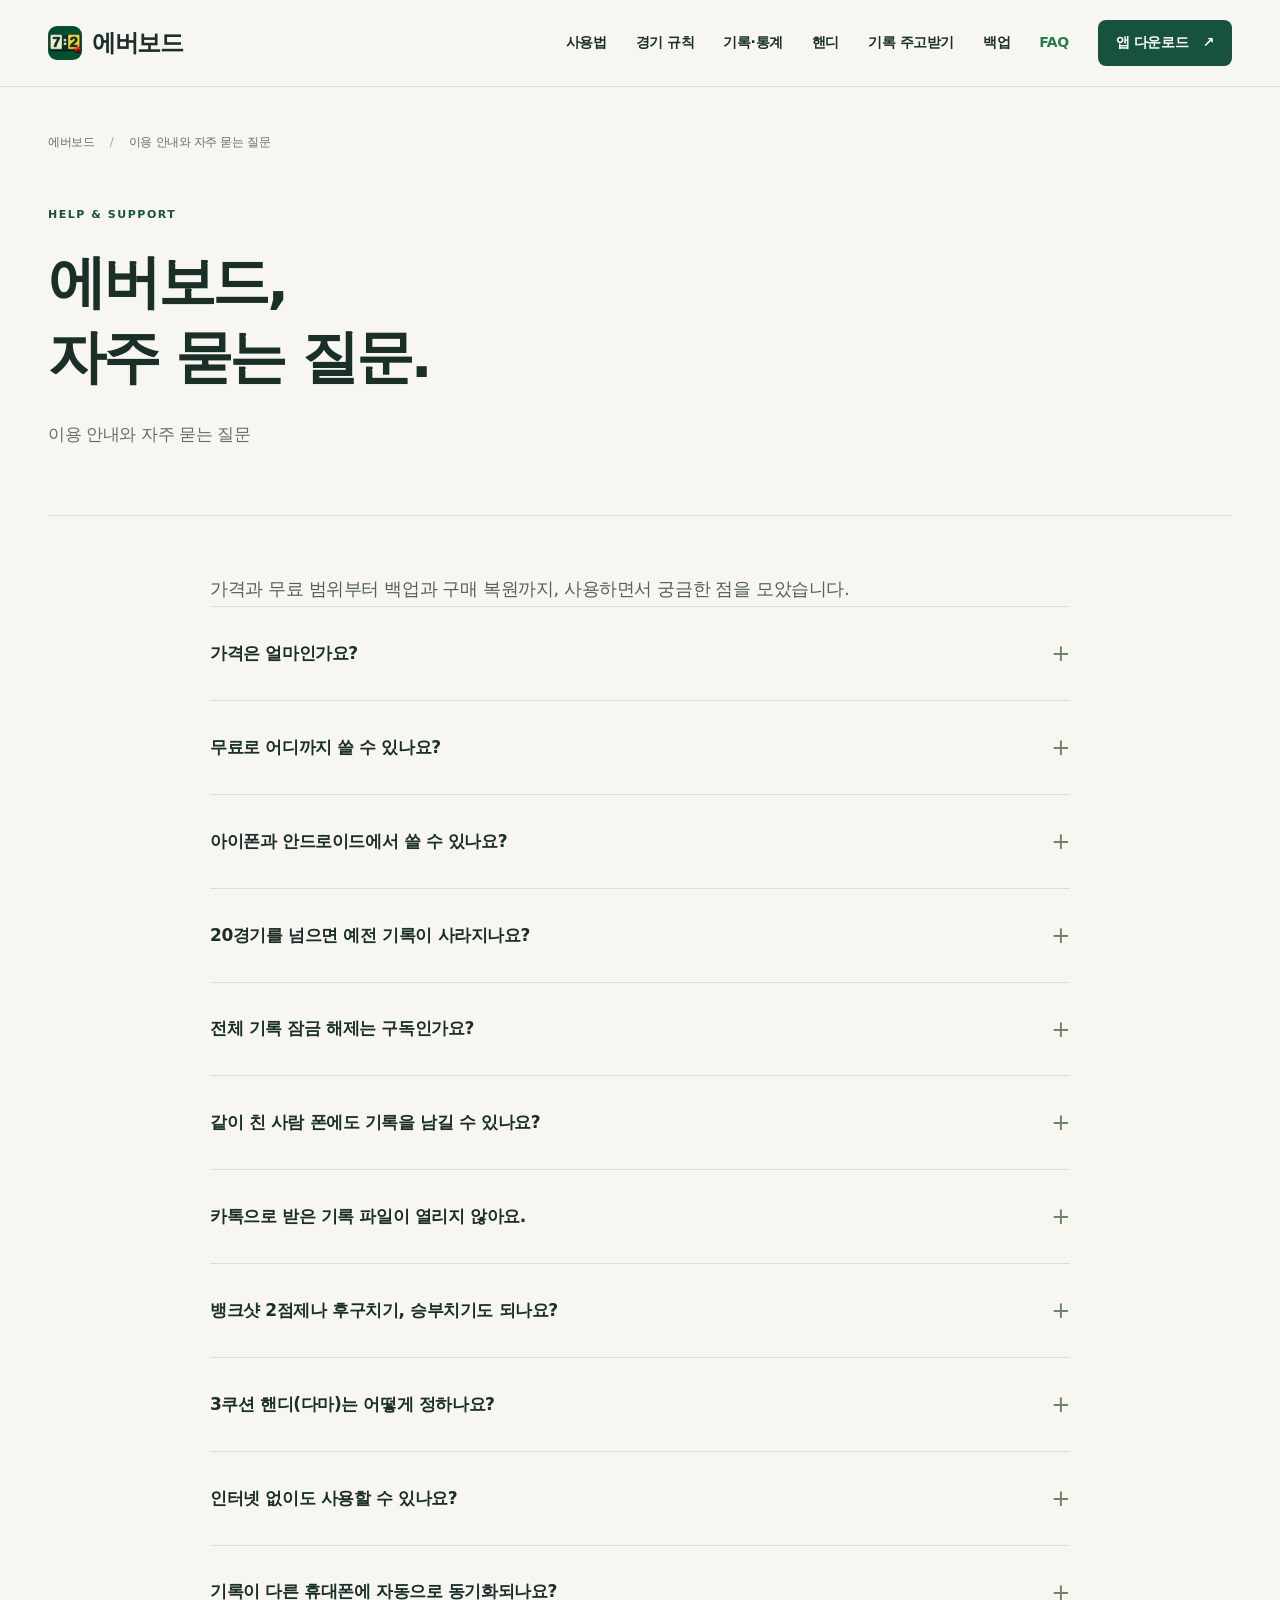
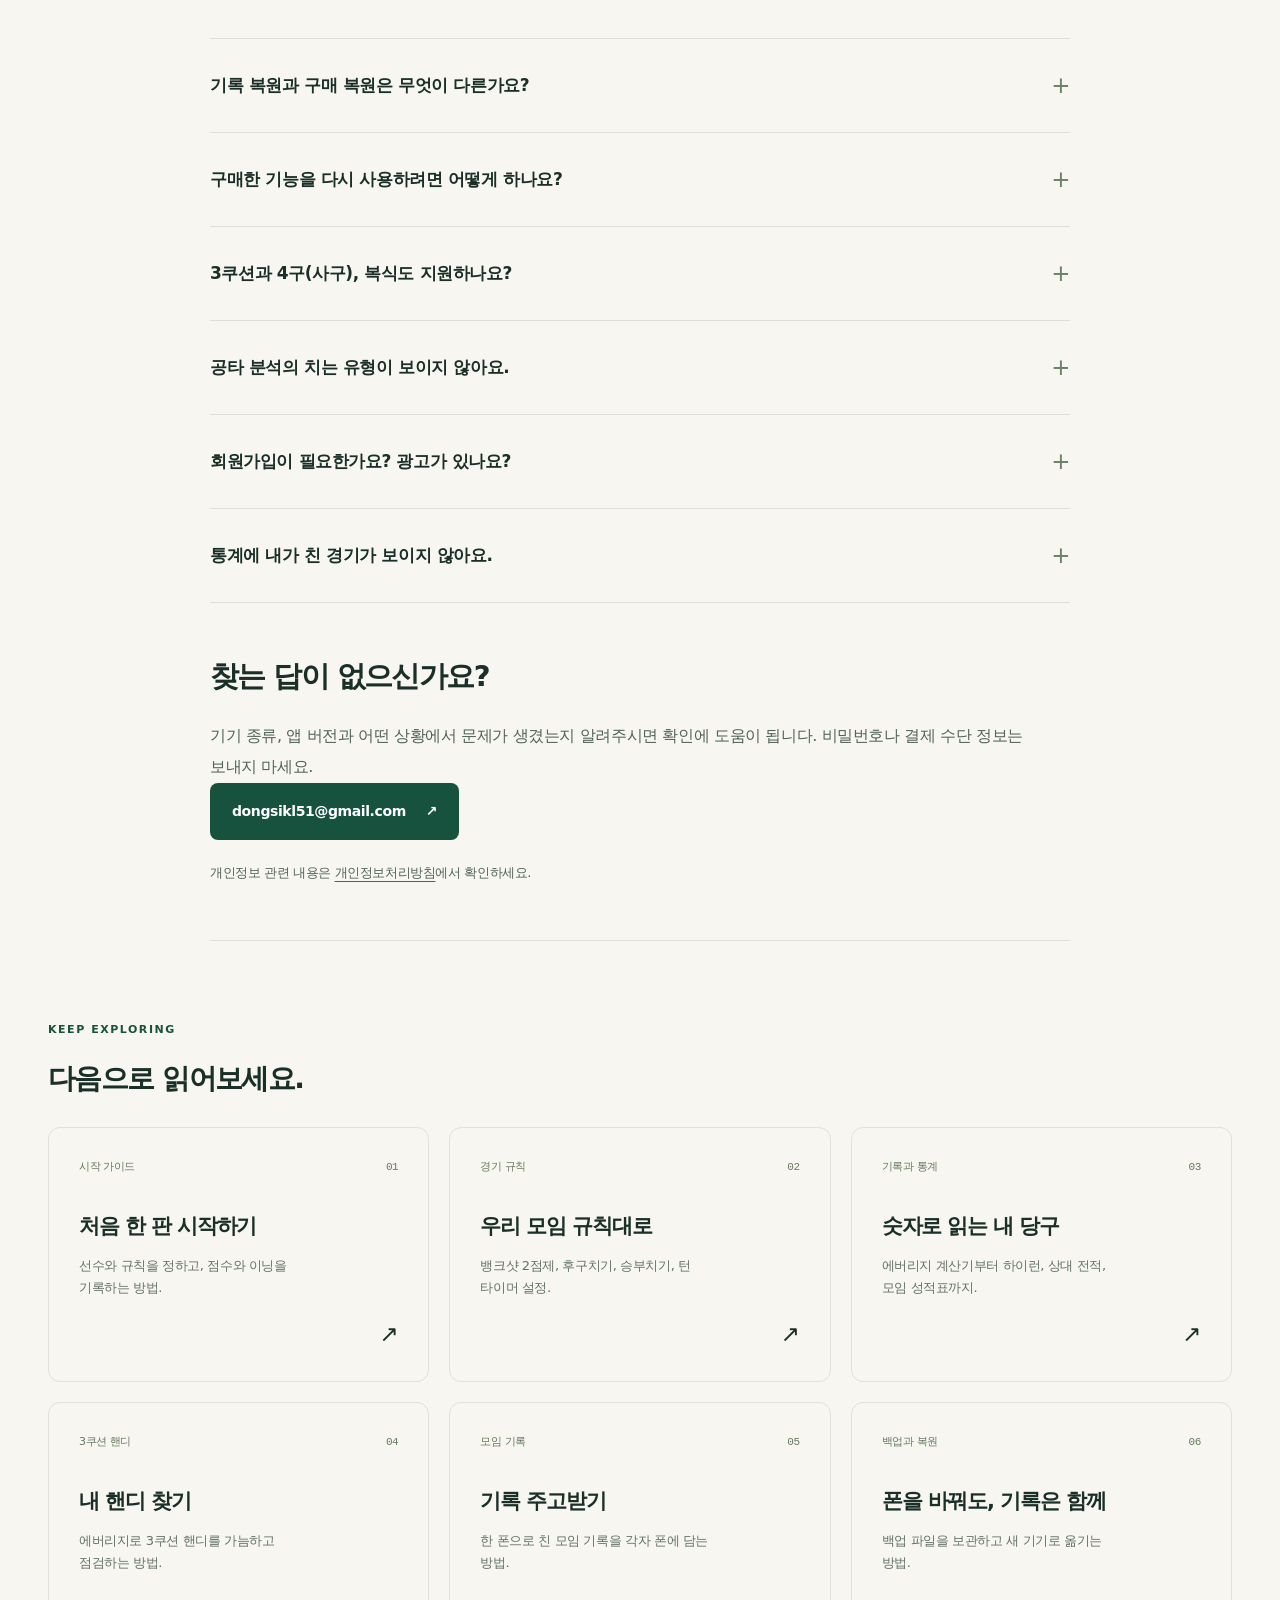
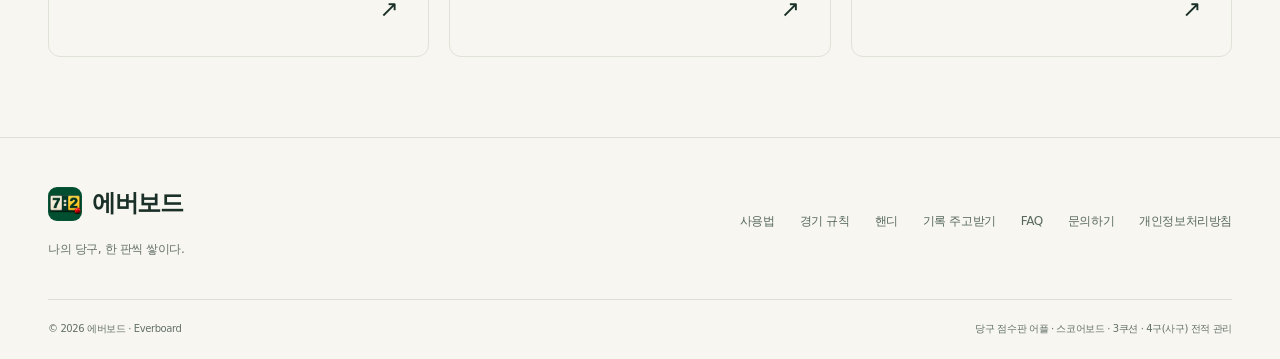
<file: everboard/faq.html>
<!doctype html>
<html lang="ko">
<head><meta charset="utf-8"><meta name="viewport" content="width=device-width, initial-scale=1"><meta name="theme-color" content="#123e31">

<title>에버보드 자주 묻는 질문 · 가격, 무료 범위, 아이폰, 구매 복원</title><meta name="description" content="에버보드 가격(9,900원 일회성), 무료·유료 범위, 아이폰·안드로이드 지원, 오프라인 사용과 백업·구매 복원에 관한 답변입니다."><link rel="canonical" href="https://lds77.github.io/billiards/everboard/faq.html">
<meta property="og:type" content="website"><meta property="og:locale" content="ko_KR"><meta property="og:site_name" content="에버보드"><meta property="og:title" content="에버보드 자주 묻는 질문 · 가격, 무료 범위, 아이폰, 구매 복원"><meta property="og:description" content="에버보드 가격(9,900원 일회성), 무료·유료 범위, 아이폰·안드로이드 지원, 오프라인 사용과 백업·구매 복원에 관한 답변입니다."><meta property="og:url" content="https://lds77.github.io/billiards/everboard/faq.html"><meta property="og:image" content="https://lds77.github.io/billiards/everboard/assets/social.png"><meta property="og:image:width" content="1200"><meta property="og:image:height" content="630"><meta property="og:image:alt" content="에버보드 — 한 판의 점수에서, 나만의 기록으로"><meta name="twitter:card" content="summary_large_image">
<link rel="icon" type="image/png" sizes="96x96" href="assets/icon-96.png"><link rel="apple-touch-icon" href="assets/icon-180.png"><link rel="alternate" type="application/rss+xml" title="에버보드 안내" href="feed.xml"><link rel="stylesheet" href="style.css"><script src="site.js" defer></script>
<script type="application/ld+json">{"@context":"https://schema.org","@type":"WebPage","name":"에버보드 자주 묻는 질문 · 가격, 무료 범위, 아이폰, 구매 복원","description":"에버보드 가격(9,900원 일회성), 무료·유료 범위, 아이폰·안드로이드 지원, 오프라인 사용과 백업·구매 복원에 관한 답변입니다.","url":"https://lds77.github.io/billiards/everboard/faq.html","inLanguage":"ko","dateModified":"2026-11-27","isPartOf":{"@type":"WebSite","name":"에버보드","url":"https://lds77.github.io/billiards/everboard/"}}</script>
<script type="application/ld+json">{"@context":"https://schema.org","@type":"BreadcrumbList","itemListElement":[{"@type":"ListItem","position":1,"name":"에버보드","item":"https://lds77.github.io/billiards/everboard/"},{"@type":"ListItem","position":2,"name":"이용 안내와 자주 묻는 질문","item":"https://lds77.github.io/billiards/everboard/faq.html"}]}</script>
<script type="application/ld+json">{"@context":"https://schema.org","@type":"FAQPage","url":"https://lds77.github.io/billiards/everboard/faq.html","inLanguage":"ko","mainEntity":[{"@type":"Question","name":"가격은 얼마인가요?","acceptedAnswer":{"@type":"Answer","text":"점수판과 경기 저장은 무료입니다. 최근 20경기보다 오래된 기록과 더 넓은 통계를 보려면 ‘전체 기록 잠금 해제’를 9,900원에 한 번 구매합니다. 정기 구독이 아니며, 결제 전 스토어 화면에 표시되는 금액이 최종 금액입니다."}},{"@type":"Question","name":"무료로 어디까지 쓸 수 있나요?","acceptedAnswer":{"@type":"Answer","text":"점수판과 경기 저장, 최근 20경기 기록 열람은 무료입니다. 상대 전적, 핸디 제안, 모임 성적표, 최근 폼, 기록 주고받기와 백업·복원도 무료로 사용할 수 있습니다."}},{"@type":"Question","name":"아이폰과 안드로이드에서 쓸 수 있나요?","acceptedAnswer":{"@type":"Answer","text":"iPhone은 App Store, Android는 Google Play에서 받을 수 있습니다."}},{"@type":"Question","name":"20경기를 넘으면 예전 기록이 사라지나요?","acceptedAnswer":{"@type":"Answer","text":"아니요. 무료 열람 범위를 지난 오래된 기록도 기기에 저장되어 있습니다. ‘전체 기록 잠금 해제’를 구매하면 오래된 기록까지 열람할 수 있습니다. 앱 삭제나 기기 분실에 대비한 백업은 별도로 해 주세요."}},{"@type":"Question","name":"전체 기록 잠금 해제는 구독인가요?","acceptedAnswer":{"@type":"Answer","text":"정기 구독이 아닌 9,900원 일회성 인앱 구매입니다. 오래된 기록 열람, 기간별 통계, 경기별 에버리지(애버리지) 추이 확장(최근 20경기까지), 공타 상세, 동호회 랭킹 전체와 랭킹 공유가 열립니다."}},{"@type":"Question","name":"같이 친 사람 폰에도 기록을 남길 수 있나요?","acceptedAnswer":{"@type":"Answer","text":"네. 점수판을 켠 사람이 기록 탭에서 ‘기록 보내기’로 파일을 단톡방에 올리면, 나머지는 각자 그 파일을 눌러 에버보드로 열면 바로 담을 수 있습니다. 옆에 있다면 ‘QR로 보내기’로 띄운 QR을 각자 ‘경기 받기’의 ‘QR 찍기’로 찍어 담을 수도 있습니다(두 폰 모두 인터넷 필요). 같은 경기를 두 번 담아도 한 번만 들어옵니다. 기록 주고받기 안내"}},{"@type":"Question","name":"카톡으로 받은 기록 파일이 열리지 않아요.","acceptedAnswer":{"@type":"Answer","text":"아이폰에서는 파일을 누르면 알 수 없는 글자가 가득한 화면이 나오는데, 고장이 아닙니다. 그 화면에서 「열기」를 누른 뒤 오른쪽 아래 공유 버튼에서 에버보드를 고르세요. 안드로이드는 파일을 누르고 「열기」에서 에버보드를 고릅니다. 카톡으로 받은 파일 여는 법"}},{"@type":"Question","name":"뱅크샷 2점제나 후구치기, 승부치기도 되나요?","acceptedAnswer":{"@type":"Answer","text":"네. 3쿠션은 뱅크샷을 1점이나 2점으로 고를 수 있고, 후구치기와 승부치기는 3쿠션 2인 개인전에서 사용할 수 있습니다. 턴 타이머와 이닝 제한도 설정합니다. 경기 규칙 설명"}},{"@type":"Question","name":"3쿠션 핸디(다마)는 어떻게 정하나요?","acceptedAnswer":{"@type":"Answer","text":"같은 조건에서 친 경기의 총득점을 총이닝으로 나눈 에버리지를 먼저 확인한 뒤, 모임 기준에 맞춰 정합니다. 에버보드는 3쿠션·대대·뱅크 1점제 기록이 쌓이면 핸디를 제안하지만, 언제나 직접 정할 수 있습니다. 핸디 정하는 법"}},{"@type":"Question","name":"인터넷 없이도 사용할 수 있나요?","acceptedAnswer":{"@type":"Answer","text":"점수 기록과 저장된 경기 확인은 인터넷 없이도 사용할 수 있습니다. 구매와 구매 복원에는 스토어 연결이 필요합니다. QR로 기록을 주고받을 때는 두 폰 모두 인터넷이 필요합니다. 파일을 메신저나 클라우드로 보낼 때는 해당 서비스의 연결 조건을 따릅니다."}},{"@type":"Question","name":"기록이 다른 휴대폰에 자동으로 동기화되나요?","acceptedAnswer":{"@type":"Answer","text":"자동 동기화 기능은 없습니다. 설정의 ‘백업 파일 내보내기’로 파일을 보관하고, 다른 기기에서 ‘백업 파일 불러오기’를 사용하세요. 불러온 기록은 기존 기록과 합쳐집니다."}},{"@type":"Question","name":"기록 복원과 구매 복원은 무엇이 다른가요?","acceptedAnswer":{"@type":"Answer","text":"백업 파일 불러오기는 경기·회원 기록을 가져오는 기능입니다. 구매 복원은 스토어의 기존 구매 내역을 확인해 유료 열람 권한을 되찾는 기능입니다. 구매를 복원해도 사라진 경기 기록이 돌아오는 것은 아닙니다."}},{"@type":"Question","name":"구매한 기능을 다시 사용하려면 어떻게 하나요?","acceptedAnswer":{"@type":"Answer","text":"구매했던 스토어 계정으로 로그인한 뒤, 앱 설정의 ‘전체 기록 잠금 해제’를 열어 ‘구매 복원’을 사용하세요. 인터넷과 스토어 연결이 필요합니다. 다른 스토어로 구매 권한이 이전된다고 보장하지 않으며, 문제가 있으면 기기와 스토어 종류를 적어 문의해 주세요."}},{"@type":"Question","name":"3쿠션과 4구(사구), 복식도 지원하나요?","acceptedAnswer":{"@type":"Answer","text":"3쿠션·4구, 대대·중대를 지원합니다. 혼자 연습, 2~5인 개인전, 2:2 복식을 설정할 수 있습니다. 초구 수구, 뱅크샷 점수, 이닝 제한 등은 경기 규칙에서 선택합니다."}},{"@type":"Question","name":"공타 분석의 치는 유형이 보이지 않아요.","acceptedAnswer":{"@type":"Answer","text":"공타 상세는 전체 기록 잠금 해제에 포함됩니다. 치는 유형은 종목·대대/중대별 개인전 기록이 200이닝 이상이고 득점한 이닝이 있어야 표시됩니다. 기록이 충분히 쌓인 뒤 확인해 주세요."}},{"@type":"Question","name":"회원가입이 필요한가요? 광고가 있나요?","acceptedAnswer":{"@type":"Answer","text":"회원가입과 광고가 없습니다. 앱의 ‘회원’은 함께 치는 사람의 기록을 묶기 위한 이름 목록입니다. 온라인 계정을 만드는 기능이 아니며 별명이나 이니셜을 사용할 수 있습니다."}},{"@type":"Question","name":"통계에 내가 친 경기가 보이지 않아요.","acceptedAnswer":{"@type":"Answer","text":"대개 그 판의 내 자리가 손님이었기 때문입니다. 손님 자리는 기록 탭에는 남지만 에버리지와 상대 전적에는 쌓이지 않습니다. 회원 탭 맨 아래 ‘지난 기록 연결’로 이어 붙이면 통계에 잡힙니다. 또 통계는 종목, 대대·중대, 뱅크샷 점수 규칙별로 따로 모이므로 그 판을 친 조건을 골랐는지 확인하세요. 회원과 손님 안내"}}]}</script>
</head><body>
<a class="skip-link" href="#main">본문으로 바로가기</a>
<header class="site-header"><div class="wrap nav-inner"><a class="brand" href="./" aria-label="에버보드 홈"><img src="assets/icon-96.png" alt="" width="34" height="34"><span>에버보드</span></a>
<button class="menu-toggle" type="button" aria-controls="site-nav" aria-expanded="false" hidden>메뉴 <span aria-hidden="true">☰</span></button>
<nav id="site-nav" class="site-nav" aria-label="주요 메뉴"><a href="guide.html">사용법</a><a href="rules.html">경기 규칙</a><a href="stats.html">기록·통계</a><a href="handicap.html">핸디</a><a href="share.html">기록 주고받기</a><a href="backup.html">백업</a><a href="faq.html" aria-current="page">FAQ</a><a class="nav-download" href="./#download">앱 다운로드 <span aria-hidden="true">↗</span></a></nav></div></header>
<main id="main">
    <header class="article-header wrap"><a class="breadcrumb" href="./">에버보드 <span aria-hidden="true">/</span> 이용 안내와 자주 묻는 질문</a><p class="eyebrow">HELP & SUPPORT</p><h1>에버보드,<br>자주 묻는 질문.</h1><p class="section-lead">이용 안내와 자주 묻는 질문</p></header>
    <div class="wrap article-layout"><article class="article-body"><div class="article-intro"><p>가격과 무료 범위부터 백업과 구매 복원까지, 사용하면서 궁금한 점을 모았습니다.</p></div><div class="faq-list"><details><summary>가격은 얼마인가요?<span aria-hidden="true">+</span></summary><p>점수판과 경기 저장은 무료입니다. 최근 20경기보다 오래된 기록과 더 넓은 통계를 보려면 ‘전체 기록 잠금 해제’를 9,900원에 한 번 구매합니다. 정기 구독이 아니며, 결제 전 스토어 화면에 표시되는 금액이 최종 금액입니다.</p></details><details><summary>무료로 어디까지 쓸 수 있나요?<span aria-hidden="true">+</span></summary><p>점수판과 경기 저장, 최근 20경기 기록 열람은 무료입니다. 상대 전적, 핸디 제안, 모임 성적표, 최근 폼, 기록 주고받기와 백업·복원도 무료로 사용할 수 있습니다.</p></details><details><summary>아이폰과 안드로이드에서 쓸 수 있나요?<span aria-hidden="true">+</span></summary><p>iPhone은 App Store, Android는 Google Play에서 받을 수 있습니다.</p></details><details><summary>20경기를 넘으면 예전 기록이 사라지나요?<span aria-hidden="true">+</span></summary><p>아니요. 무료 열람 범위를 지난 오래된 기록도 기기에 저장되어 있습니다. ‘전체 기록 잠금 해제’를 구매하면 오래된 기록까지 열람할 수 있습니다. 앱 삭제나 기기 분실에 대비한 백업은 별도로 해 주세요.</p></details><details><summary>전체 기록 잠금 해제는 구독인가요?<span aria-hidden="true">+</span></summary><p>정기 구독이 아닌 9,900원 일회성 인앱 구매입니다. 오래된 기록 열람, 기간별 통계, 경기별 에버리지(애버리지) 추이 확장(최근 20경기까지), 공타 상세, 동호회 랭킹 전체와 랭킹 공유가 열립니다.</p></details><details><summary>같이 친 사람 폰에도 기록을 남길 수 있나요?<span aria-hidden="true">+</span></summary><p>네. 점수판을 켠 사람이 기록 탭에서 ‘기록 보내기’로 파일을 단톡방에 올리면, 나머지는 각자 그 파일을 눌러 에버보드로 열면 바로 담을 수 있습니다. 옆에 있다면 ‘QR로 보내기’로 띄운 QR을 각자 ‘경기 받기’의 ‘QR 찍기’로 찍어 담을 수도 있습니다(두 폰 모두 인터넷 필요). 같은 경기를 두 번 담아도 한 번만 들어옵니다. <a href="share.html">기록 주고받기 안내</a></p></details><details><summary>카톡으로 받은 기록 파일이 열리지 않아요.<span aria-hidden="true">+</span></summary><p>아이폰에서는 파일을 누르면 알 수 없는 글자가 가득한 화면이 나오는데, 고장이 아닙니다. 그 화면에서 「열기」를 누른 뒤 오른쪽 아래 공유 버튼에서 에버보드를 고르세요. 안드로이드는 파일을 누르고 「열기」에서 에버보드를 고릅니다. <a href="kakao.html">카톡으로 받은 파일 여는 법</a></p></details><details><summary>뱅크샷 2점제나 후구치기, 승부치기도 되나요?<span aria-hidden="true">+</span></summary><p>네. 3쿠션은 뱅크샷을 1점이나 2점으로 고를 수 있고, 후구치기와 승부치기는 3쿠션 2인 개인전에서 사용할 수 있습니다. 턴 타이머와 이닝 제한도 설정합니다. <a href="rules.html">경기 규칙 설명</a></p></details><details><summary>3쿠션 핸디(다마)는 어떻게 정하나요?<span aria-hidden="true">+</span></summary><p>같은 조건에서 친 경기의 총득점을 총이닝으로 나눈 에버리지를 먼저 확인한 뒤, 모임 기준에 맞춰 정합니다. 에버보드는 3쿠션·대대·뱅크 1점제 기록이 쌓이면 핸디를 제안하지만, 언제나 직접 정할 수 있습니다. <a href="handicap.html">핸디 정하는 법</a></p></details><details><summary>인터넷 없이도 사용할 수 있나요?<span aria-hidden="true">+</span></summary><p>점수 기록과 저장된 경기 확인은 인터넷 없이도 사용할 수 있습니다. 구매와 구매 복원에는 스토어 연결이 필요합니다. QR로 기록을 주고받을 때는 두 폰 모두 인터넷이 필요합니다. 파일을 메신저나 클라우드로 보낼 때는 해당 서비스의 연결 조건을 따릅니다.</p></details><details><summary>기록이 다른 휴대폰에 자동으로 동기화되나요?<span aria-hidden="true">+</span></summary><p>자동 동기화 기능은 없습니다. 설정의 ‘백업 파일 내보내기’로 파일을 보관하고, 다른 기기에서 ‘백업 파일 불러오기’를 사용하세요. 불러온 기록은 기존 기록과 합쳐집니다.</p></details><details><summary>기록 복원과 구매 복원은 무엇이 다른가요?<span aria-hidden="true">+</span></summary><p>백업 파일 불러오기는 경기·회원 기록을 가져오는 기능입니다. 구매 복원은 스토어의 기존 구매 내역을 확인해 유료 열람 권한을 되찾는 기능입니다. 구매를 복원해도 사라진 경기 기록이 돌아오는 것은 아닙니다.</p></details><details><summary>구매한 기능을 다시 사용하려면 어떻게 하나요?<span aria-hidden="true">+</span></summary><p>구매했던 스토어 계정으로 로그인한 뒤, 앱 설정의 ‘전체 기록 잠금 해제’를 열어 ‘구매 복원’을 사용하세요. 인터넷과 스토어 연결이 필요합니다. 다른 스토어로 구매 권한이 이전된다고 보장하지 않으며, 문제가 있으면 기기와 스토어 종류를 적어 문의해 주세요.</p></details><details><summary>3쿠션과 4구(사구), 복식도 지원하나요?<span aria-hidden="true">+</span></summary><p>3쿠션·4구, 대대·중대를 지원합니다. 혼자 연습, 2~5인 개인전, 2:2 복식을 설정할 수 있습니다. 초구 수구, 뱅크샷 점수, 이닝 제한 등은 경기 규칙에서 선택합니다.</p></details><details><summary>공타 분석의 치는 유형이 보이지 않아요.<span aria-hidden="true">+</span></summary><p>공타 상세는 전체 기록 잠금 해제에 포함됩니다. 치는 유형은 종목·대대/중대별 개인전 기록이 200이닝 이상이고 득점한 이닝이 있어야 표시됩니다. 기록이 충분히 쌓인 뒤 확인해 주세요.</p></details><details><summary>회원가입이 필요한가요? 광고가 있나요?<span aria-hidden="true">+</span></summary><p>회원가입과 광고가 없습니다. 앱의 ‘회원’은 함께 치는 사람의 기록을 묶기 위한 이름 목록입니다. 온라인 계정을 만드는 기능이 아니며 별명이나 이니셜을 사용할 수 있습니다.</p></details><details><summary>통계에 내가 친 경기가 보이지 않아요.<span aria-hidden="true">+</span></summary><p>대개 그 판의 내 자리가 손님이었기 때문입니다. 손님 자리는 기록 탭에는 남지만 에버리지와 상대 전적에는 쌓이지 않습니다. 회원 탭 맨 아래 ‘지난 기록 연결’로 이어 붙이면 통계에 잡힙니다. 또 통계는 종목, 대대·중대, 뱅크샷 점수 규칙별로 따로 모이므로 그 판을 친 조건을 골랐는지 확인하세요. <a href="guide.html#members">회원과 손님 안내</a></p></details></div><section id="contact"><h2>찾는 답이 없으신가요?</h2><p>기기 종류, 앱 버전과 어떤 상황에서 문제가 생겼는지 알려주시면 확인에 도움이 됩니다. 비밀번호나 결제 수단 정보는 보내지 마세요.</p><a class="button primary" href="mailto:dongsikl51@gmail.com">dongsikl51@gmail.com <span aria-hidden="true">↗</span></a><p class="small">개인정보 관련 내용은 <a href="https://lds77.github.io/billiards/privacy.html">개인정보처리방침</a>에서 확인하세요.</p></section></article></div>
    <section class="wrap related"><p class="eyebrow">KEEP EXPLORING</p><h2>다음으로 읽어보세요.</h2><div class="guide-grid"><a class="guide-card" href="guide.html"><span class="guide-top"><span>시작 가이드</span><span aria-hidden="true">01</span></span><h3>처음 한 판 시작하기</h3><p>선수와 규칙을 정하고, 점수와 이닝을 기록하는 방법.</p><span class="card-arrow" aria-hidden="true">↗</span></a><a class="guide-card" href="rules.html"><span class="guide-top"><span>경기 규칙</span><span aria-hidden="true">02</span></span><h3>우리 모임 규칙대로</h3><p>뱅크샷 2점제, 후구치기, 승부치기, 턴 타이머 설정.</p><span class="card-arrow" aria-hidden="true">↗</span></a><a class="guide-card" href="stats.html"><span class="guide-top"><span>기록과 통계</span><span aria-hidden="true">03</span></span><h3>숫자로 읽는 내 당구</h3><p>에버리지 계산기부터 하이런, 상대 전적, 모임 성적표까지.</p><span class="card-arrow" aria-hidden="true">↗</span></a><a class="guide-card" href="handicap.html"><span class="guide-top"><span>3쿠션 핸디</span><span aria-hidden="true">04</span></span><h3>내 핸디 찾기</h3><p>에버리지로 3쿠션 핸디를 가늠하고 점검하는 방법.</p><span class="card-arrow" aria-hidden="true">↗</span></a><a class="guide-card" href="share.html"><span class="guide-top"><span>모임 기록</span><span aria-hidden="true">05</span></span><h3>기록 주고받기</h3><p>한 폰으로 친 모임 기록을 각자 폰에 담는 방법.</p><span class="card-arrow" aria-hidden="true">↗</span></a><a class="guide-card" href="backup.html"><span class="guide-top"><span>백업과 복원</span><span aria-hidden="true">06</span></span><h3>폰을 바꿔도, 기록은 함께</h3><p>백업 파일을 보관하고 새 기기로 옮기는 방법.</p><span class="card-arrow" aria-hidden="true">↗</span></a></div></section></main>
<footer class="site-footer"><div class="wrap footer-top"><div><a class="brand" href="./"><img src="assets/icon-96.png" alt="" width="34" height="34"><span>에버보드</span></a><p>나의 당구, 한 판씩 쌓이다.</p></div><div class="footer-links"><a href="guide.html">사용법</a><a href="rules.html">경기 규칙</a><a href="handicap.html">핸디</a><a href="share.html">기록 주고받기</a><a href="faq.html">FAQ</a><a href="mailto:dongsikl51@gmail.com">문의하기</a><a href="https://lds77.github.io/billiards/privacy.html">개인정보처리방침</a></div></div><div class="wrap footer-bottom"><span>© 2026 에버보드 · Everboard</span><span>당구 점수판 어플 · 스코어보드 · 3쿠션 · 4구(사구) 전적 관리</span></div></footer>
</body></html>
</file>
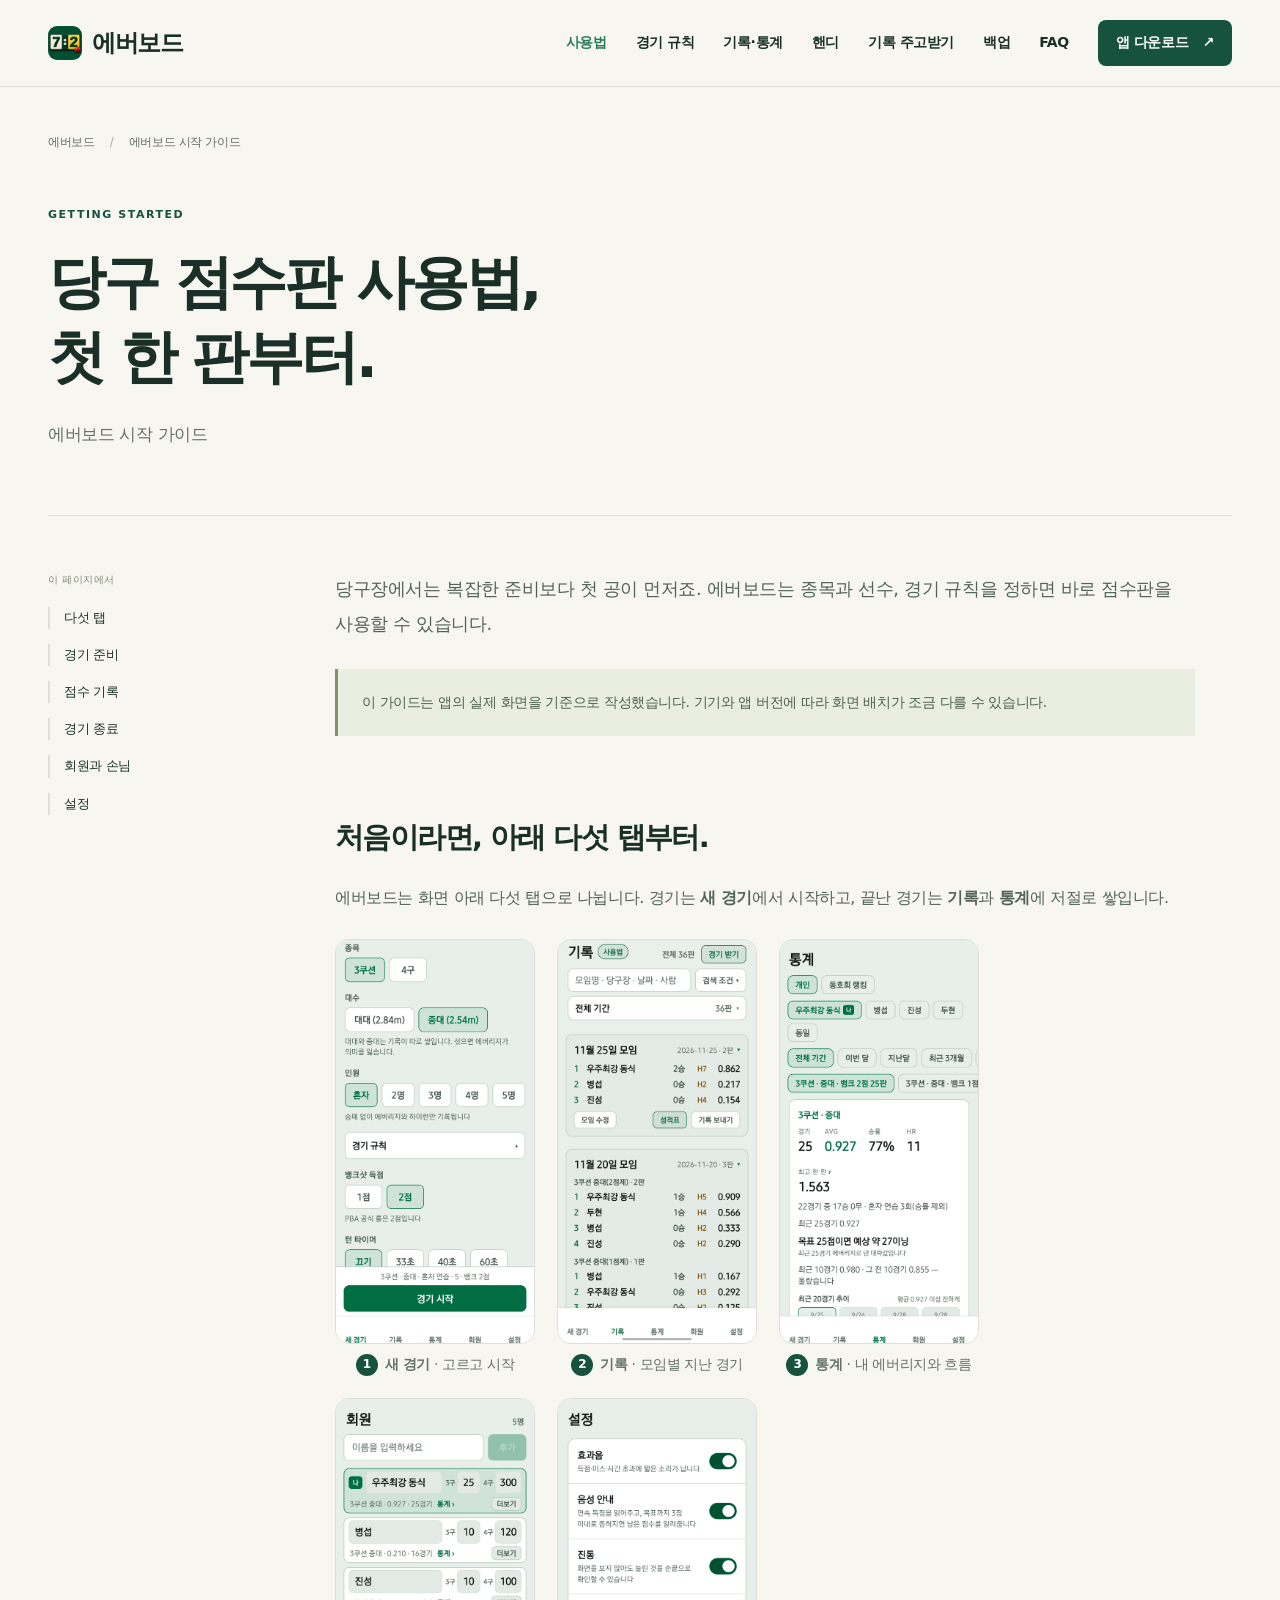
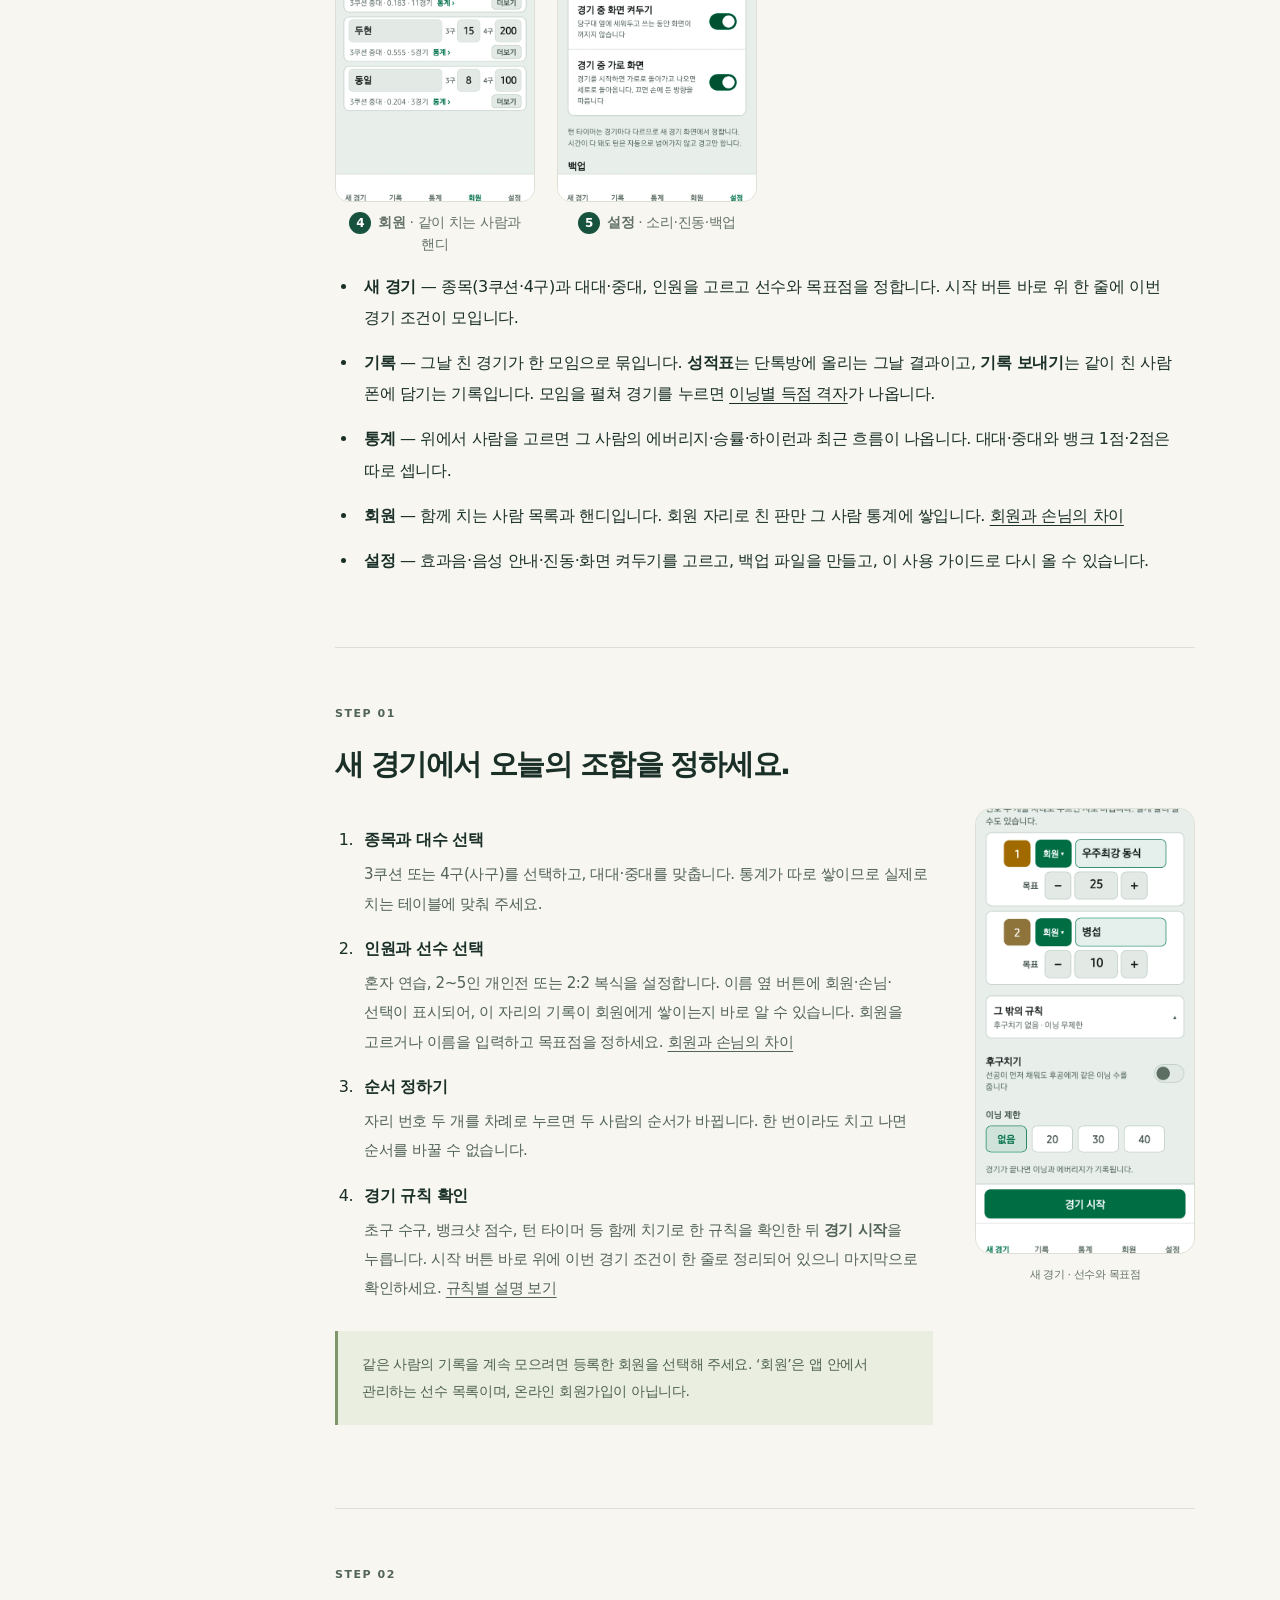
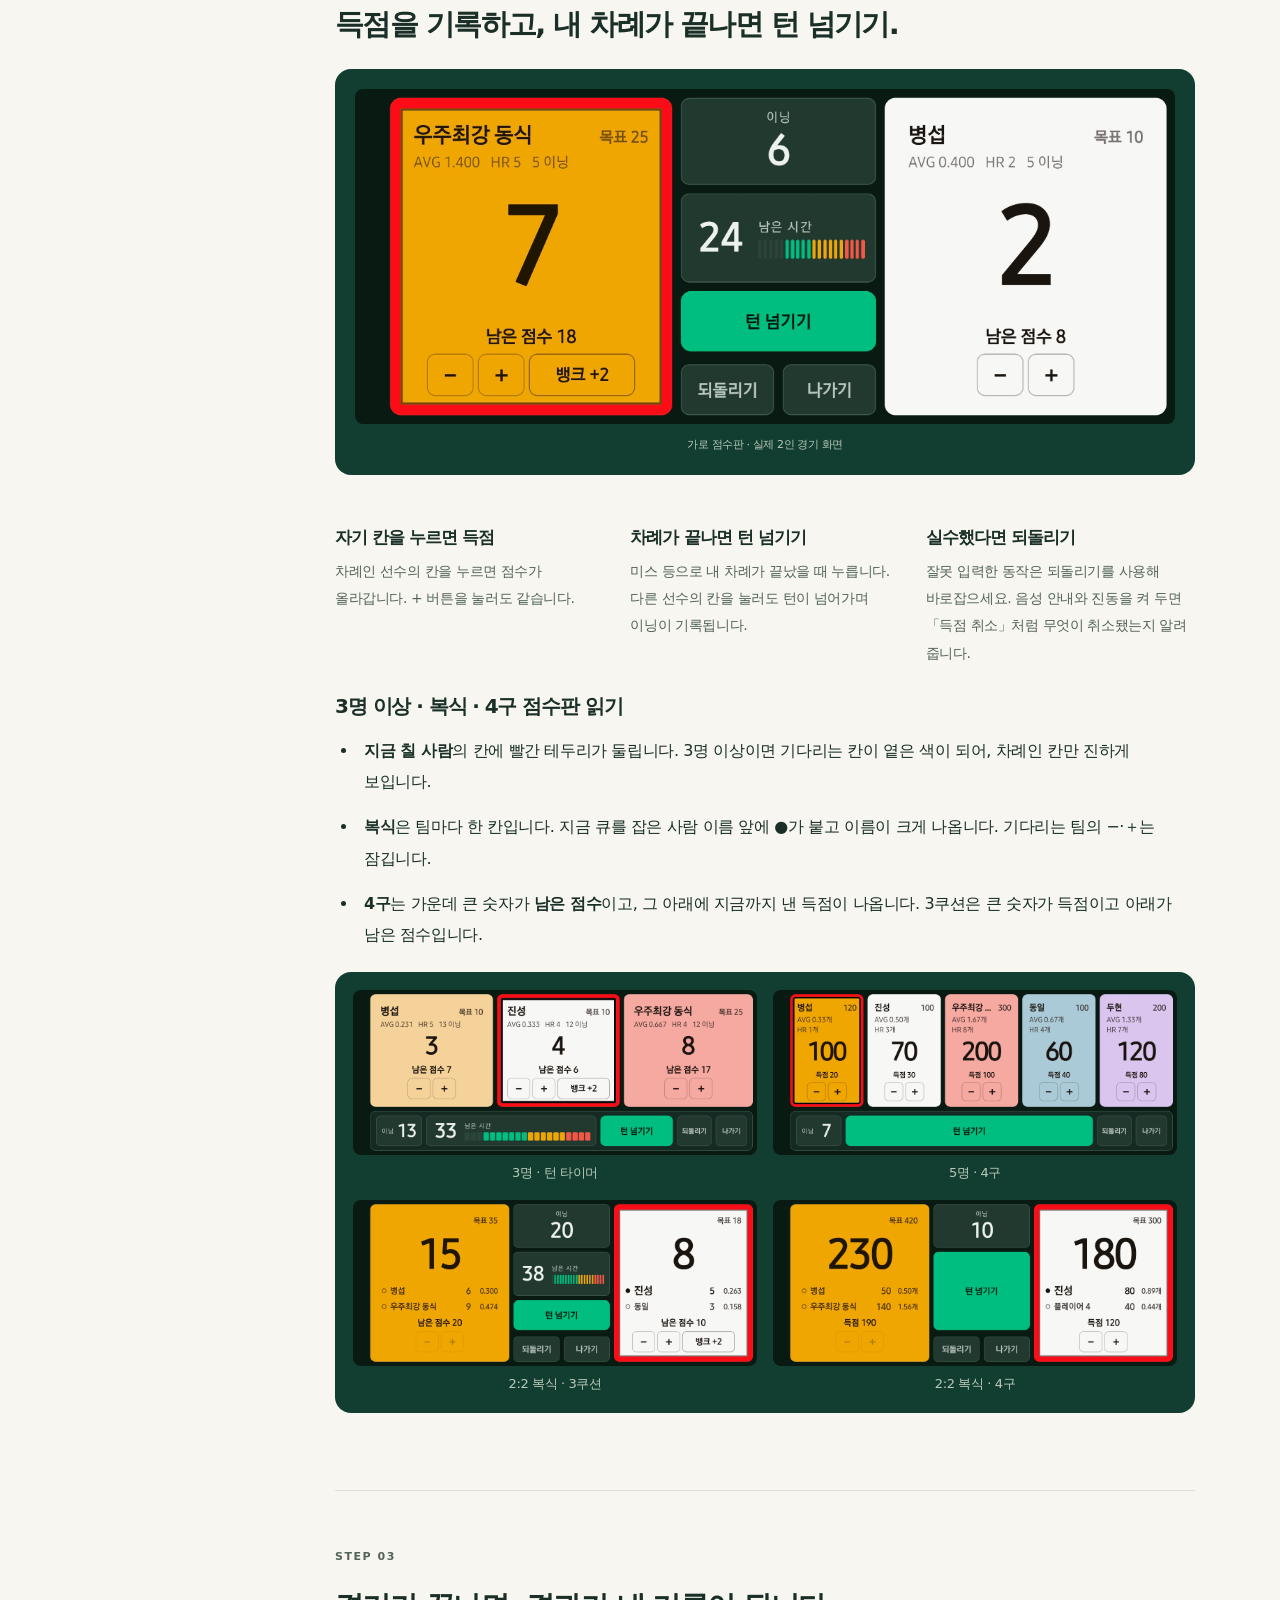
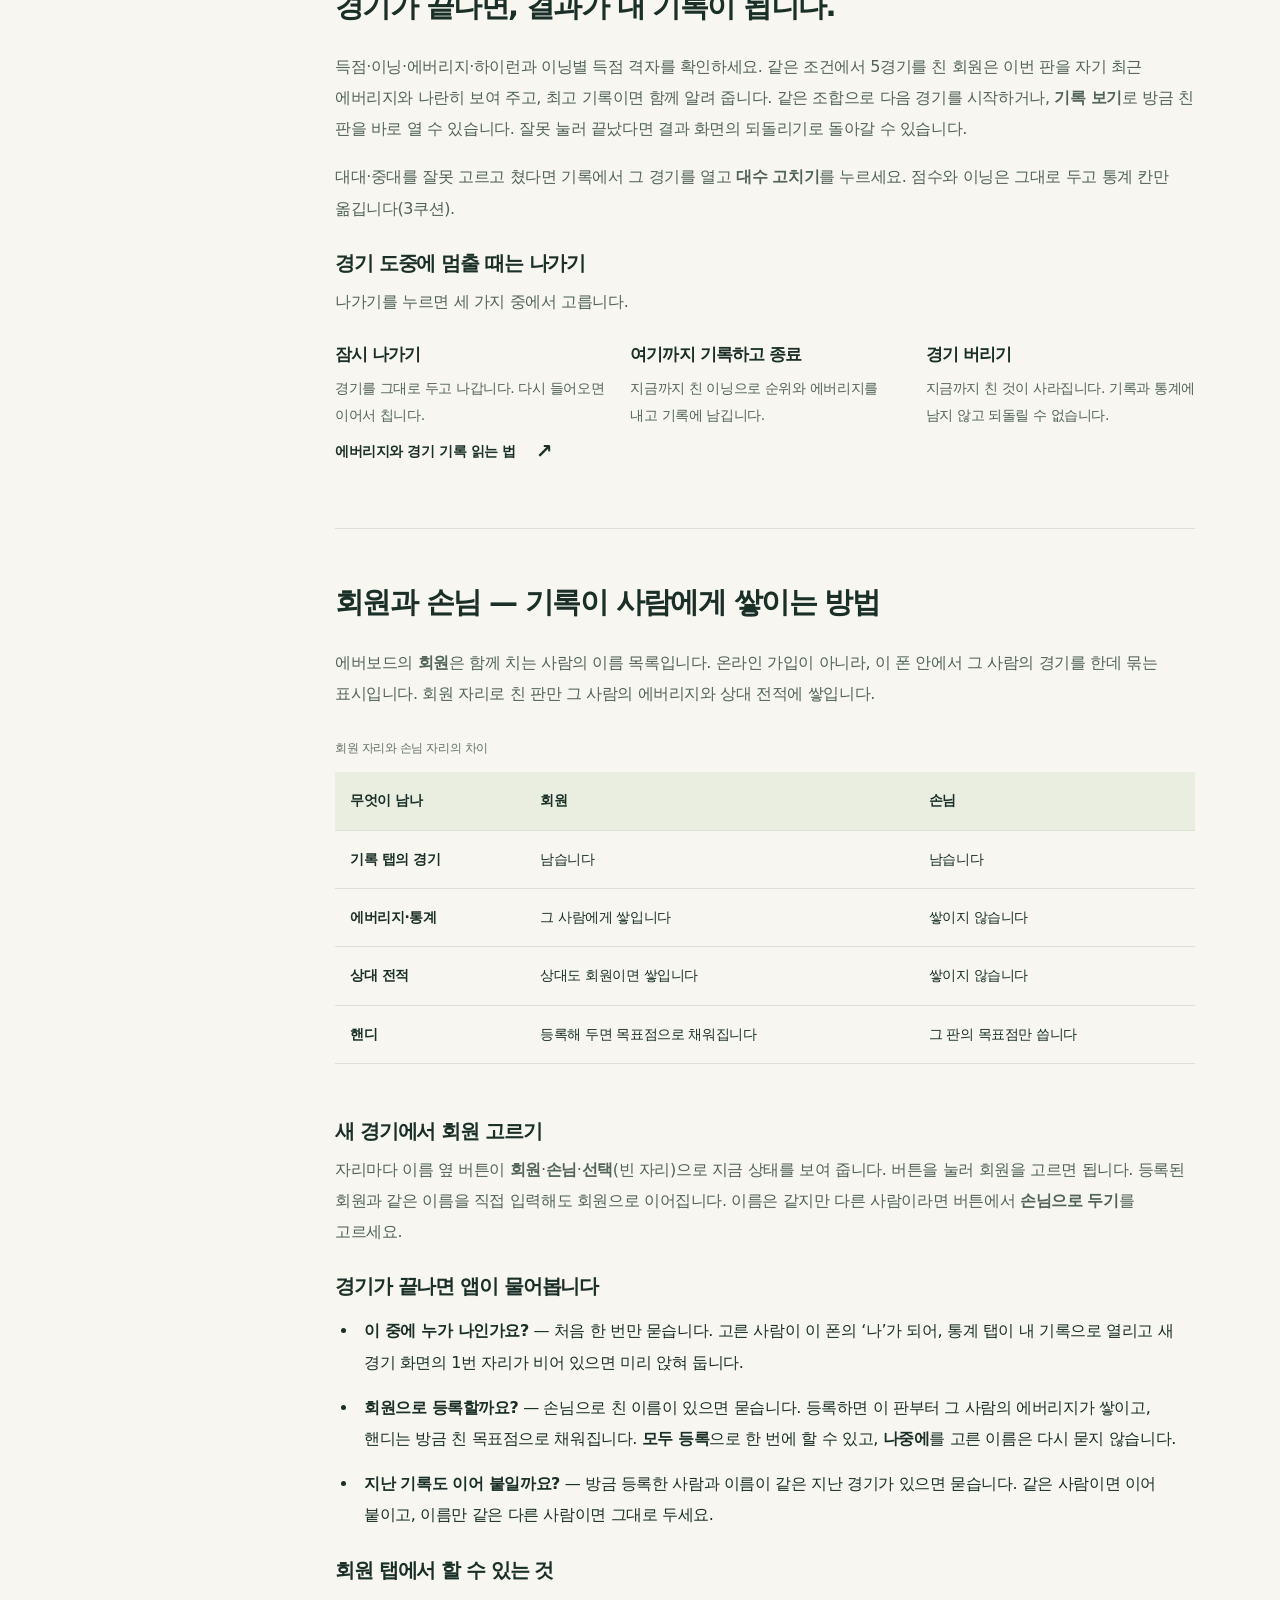
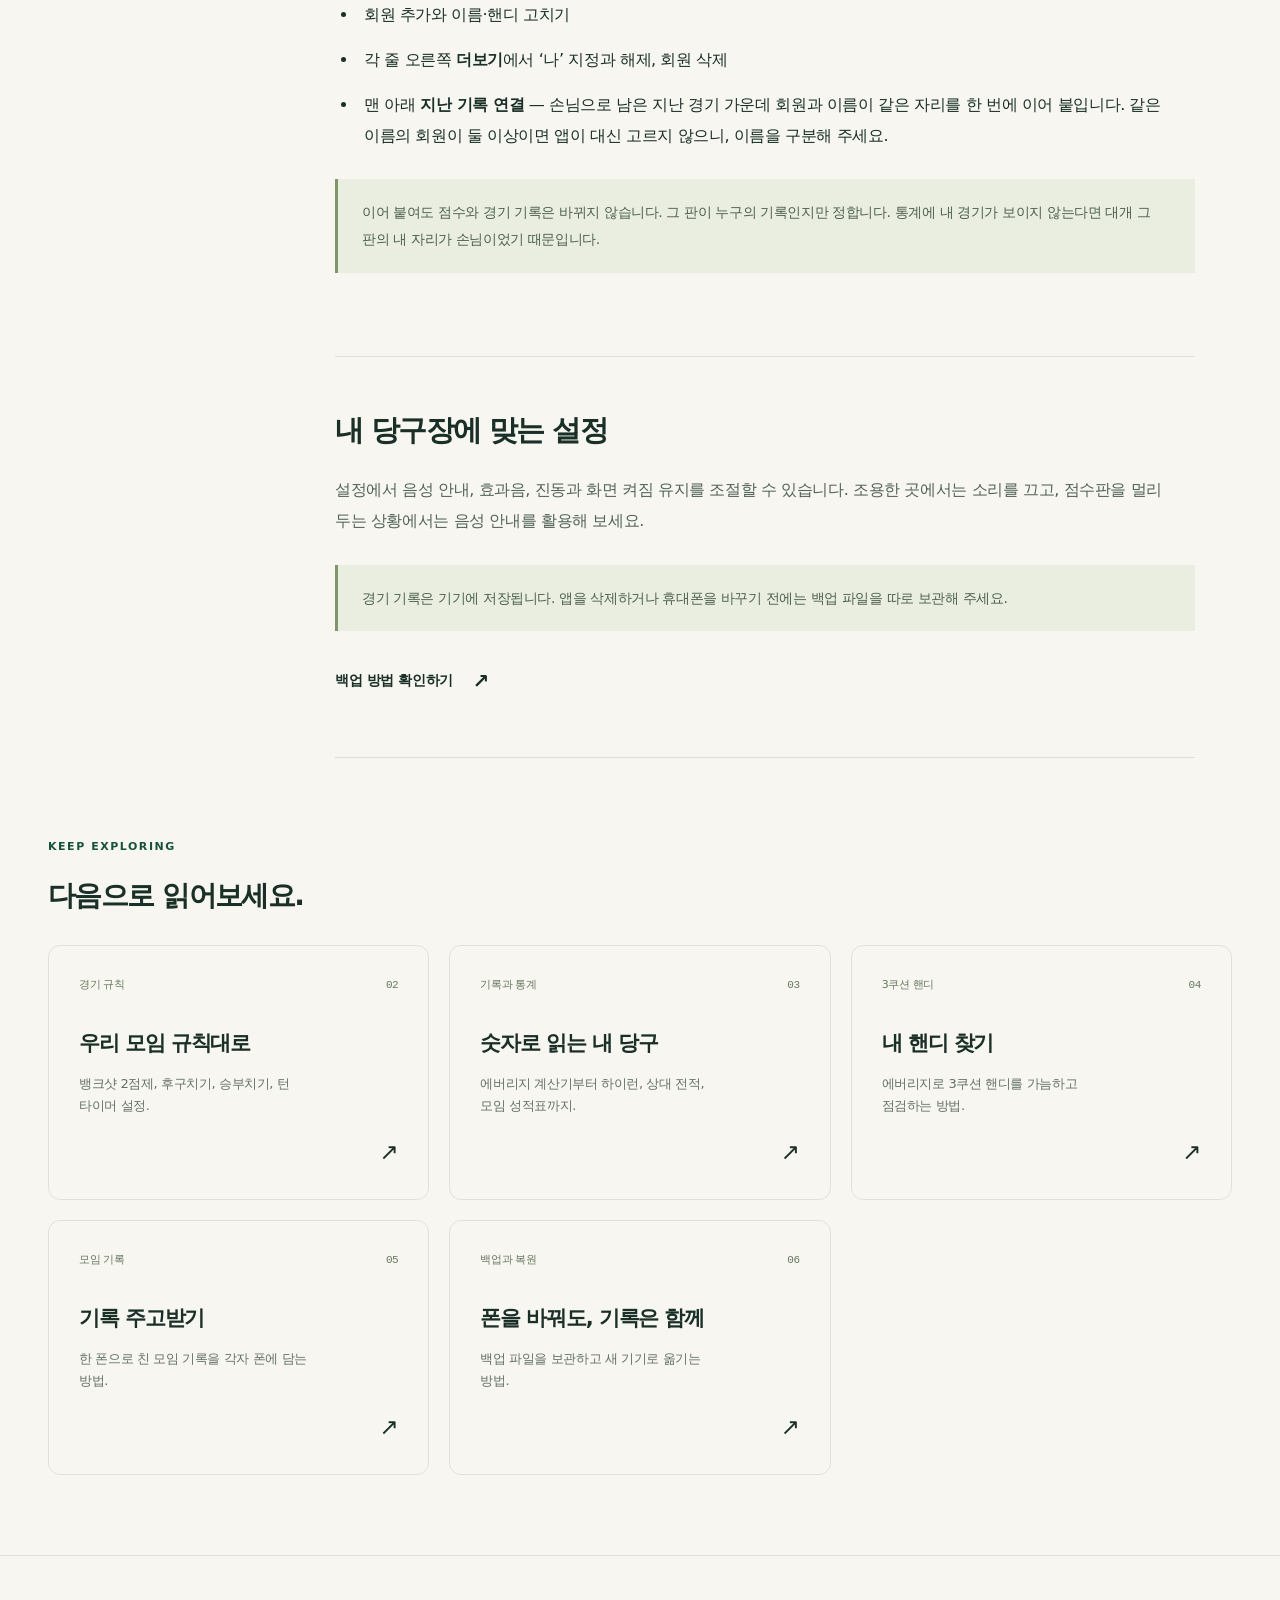
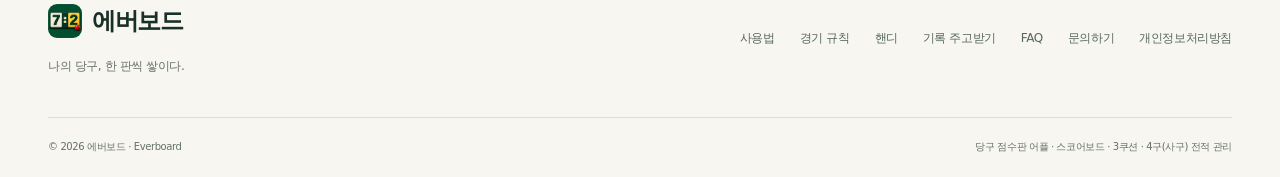
<file: everboard/guide.html>
<!doctype html>
<html lang="ko">
<head><meta charset="utf-8"><meta name="viewport" content="width=device-width, initial-scale=1"><meta name="theme-color" content="#123e31">

<title>당구 점수판 앱 사용법 · 3쿠션 4구 첫 경기 시작하기 — 에버보드</title><meta name="description" content="에버보드에서 3쿠션·4구 경기 설정, 선수 선택, 득점 입력, 턴 넘기기와 경기 종료까지 실제 화면으로 알아보세요."><link rel="canonical" href="https://lds77.github.io/billiards/everboard/guide.html">
<meta property="og:type" content="website"><meta property="og:locale" content="ko_KR"><meta property="og:site_name" content="에버보드"><meta property="og:title" content="당구 점수판 앱 사용법 · 3쿠션 4구 첫 경기 시작하기 — 에버보드"><meta property="og:description" content="에버보드에서 3쿠션·4구 경기 설정, 선수 선택, 득점 입력, 턴 넘기기와 경기 종료까지 실제 화면으로 알아보세요."><meta property="og:url" content="https://lds77.github.io/billiards/everboard/guide.html"><meta property="og:image" content="https://lds77.github.io/billiards/everboard/assets/social.png"><meta property="og:image:width" content="1200"><meta property="og:image:height" content="630"><meta property="og:image:alt" content="에버보드 — 한 판의 점수에서, 나만의 기록으로"><meta name="twitter:card" content="summary_large_image">
<link rel="icon" type="image/png" sizes="96x96" href="assets/icon-96.png"><link rel="apple-touch-icon" href="assets/icon-180.png"><link rel="alternate" type="application/rss+xml" title="에버보드 안내" href="feed.xml"><link rel="stylesheet" href="style.css"><script src="site.js" defer></script>
<script type="application/ld+json">{"@context":"https://schema.org","@type":"WebPage","name":"당구 점수판 앱 사용법 · 3쿠션 4구 첫 경기 시작하기 — 에버보드","description":"에버보드에서 3쿠션·4구 경기 설정, 선수 선택, 득점 입력, 턴 넘기기와 경기 종료까지 실제 화면으로 알아보세요.","url":"https://lds77.github.io/billiards/everboard/guide.html","inLanguage":"ko","dateModified":"2026-11-27","isPartOf":{"@type":"WebSite","name":"에버보드","url":"https://lds77.github.io/billiards/everboard/"}}</script>
<script type="application/ld+json">{"@context":"https://schema.org","@type":"BreadcrumbList","itemListElement":[{"@type":"ListItem","position":1,"name":"에버보드","item":"https://lds77.github.io/billiards/everboard/"},{"@type":"ListItem","position":2,"name":"에버보드 시작 가이드","item":"https://lds77.github.io/billiards/everboard/guide.html"}]}</script>
</head><body>
<a class="skip-link" href="#main">본문으로 바로가기</a>
<header class="site-header"><div class="wrap nav-inner"><a class="brand" href="./" aria-label="에버보드 홈"><img src="assets/icon-96.png" alt="" width="34" height="34"><span>에버보드</span></a>
<button class="menu-toggle" type="button" aria-controls="site-nav" aria-expanded="false" hidden>메뉴 <span aria-hidden="true">☰</span></button>
<nav id="site-nav" class="site-nav" aria-label="주요 메뉴"><a href="guide.html" aria-current="page">사용법</a><a href="rules.html">경기 규칙</a><a href="stats.html">기록·통계</a><a href="handicap.html">핸디</a><a href="share.html">기록 주고받기</a><a href="backup.html">백업</a><a href="faq.html">FAQ</a><a class="nav-download" href="./#download">앱 다운로드 <span aria-hidden="true">↗</span></a></nav></div></header>
<main id="main">
    <header class="article-header wrap"><a class="breadcrumb" href="./">에버보드 <span aria-hidden="true">/</span> 에버보드 시작 가이드</a><p class="eyebrow">GETTING STARTED</p><h1>당구 점수판 사용법,<br>첫 한 판부터.</h1><p class="section-lead">에버보드 시작 가이드</p></header>
    <div class="wrap article-layout"><nav class="article-toc" aria-label="이 페이지의 목차"><span>이 페이지에서</span><a href="#tabs">다섯 탭</a><a href="#setup">경기 준비</a><a href="#score">점수 기록</a><a href="#finish">경기 종료</a><a href="#members">회원과 손님</a><a href="#settings">설정</a></nav><article class="article-body">
<div class="article-intro"><p>당구장에서는 복잡한 준비보다 첫 공이 먼저죠. 에버보드는 종목과 선수, 경기 규칙을 정하면 바로 점수판을 사용할 수 있습니다.</p><aside class="note">이 가이드는 앱의 실제 화면을 기준으로 작성했습니다. 기기와 앱 버전에 따라 화면 배치가 조금 다를 수 있습니다.</aside></div>
<section id="tabs"><h2>처음이라면, 아래 다섯 탭부터.</h2><p>에버보드는 화면 아래 다섯 탭으로 나뉩니다. 경기는 <b>새 경기</b>에서 시작하고, 끝난 경기는 <b>기록</b>과 <b>통계</b>에 저절로 쌓입니다.</p><div class="phone-steps"><figure><img class="" src="assets/tab-setup.png" alt="새 경기 탭. 종목, 대수, 인원을 고르고 맨 아래 경기 시작 버튼을 누릅니다." width="1080" height="2197" loading="lazy" decoding="async"><figcaption><b>1</b><strong>새 경기</strong> · 고르고 시작</figcaption></figure><figure><img class="" src="assets/tab-records.png" alt="기록 탭. 그날 친 경기가 모임별로 묶여 순위, 승수, 하이런, 에버리지가 보입니다." width="1080" height="2197" loading="lazy" decoding="async"><figcaption><b>2</b><strong>기록</strong> · 모임별 지난 경기</figcaption></figure><figure><img class="" src="assets/stats-solo.png" alt="통계 탭. 선수를 고르면 경기 수, 에버리지, 승률, 하이런과 최근 흐름이 보입니다." width="1080" height="2197" loading="lazy" decoding="async"><figcaption><b>3</b><strong>통계</strong> · 내 에버리지와 흐름</figcaption></figure><figure><img class="" src="assets/members.png" alt="회원 탭. 함께 치는 사람의 이름과 3쿠션·4구 핸디, 지금까지의 에버리지가 보입니다." width="1080" height="2197" loading="lazy" decoding="async"><figcaption><b>4</b><strong>회원</strong> · 같이 치는 사람과 핸디</figcaption></figure><figure><img class="" src="assets/settings.png" alt="설정 탭. 효과음, 음성 안내, 진동, 경기 중 화면 켜두기와 가로 화면을 켜고 끕니다." width="1080" height="2197" loading="lazy" decoding="async"><figcaption><b>5</b><strong>설정</strong> · 소리·진동·백업</figcaption></figure></div><ul><li><strong>새 경기</strong> — 종목(3쿠션·4구)과 대대·중대, 인원을 고르고 선수와 목표점을 정합니다. 시작 버튼 바로 위 한 줄에 이번 경기 조건이 모입니다.</li><li><strong>기록</strong> — 그날 친 경기가 한 모임으로 묶입니다. <b>성적표</b>는 단톡방에 올리는 그날 결과이고, <b>기록 보내기</b>는 같이 친 사람 폰에 담기는 기록입니다. 모임을 펼쳐 경기를 누르면 <a href="stats.html#grid">이닝별 득점 격자</a>가 나옵니다.</li><li><strong>통계</strong> — 위에서 사람을 고르면 그 사람의 에버리지·승률·하이런과 최근 흐름이 나옵니다. 대대·중대와 뱅크 1점·2점은 따로 셉니다.</li><li><strong>회원</strong> — 함께 치는 사람 목록과 핸디입니다. 회원 자리로 친 판만 그 사람 통계에 쌓입니다. <a href="#members">회원과 손님의 차이</a></li><li><strong>설정</strong> — 효과음·음성 안내·진동·화면 켜두기를 고르고, 백업 파일을 만들고, 이 사용 가이드로 다시 올 수 있습니다.</li></ul></section><section id="setup"><p class="eyebrow">STEP 01</p><h2>새 경기에서 오늘의 조합을 정하세요.</h2><div class="article-split"><div><ol><li><strong>종목과 대수 선택</strong><p>3쿠션 또는 4구(사구)를 선택하고, 대대·중대를 맞춥니다. 통계가 따로 쌓이므로 실제로 치는 테이블에 맞춰 주세요.</p></li><li><strong>인원과 선수 선택</strong><p>혼자 연습, 2~5인 개인전 또는 2:2 복식을 설정합니다. 이름 옆 버튼에 회원·손님·선택이 표시되어, 이 자리의 기록이 회원에게 쌓이는지 바로 알 수 있습니다. 회원을 고르거나 이름을 입력하고 목표점을 정하세요. <a href="#members">회원과 손님의 차이</a></p></li><li><strong>순서 정하기</strong><p>자리 번호 두 개를 차례로 누르면 두 사람의 순서가 바뀝니다. 한 번이라도 치고 나면 순서를 바꿀 수 없습니다.</p></li><li><strong>경기 규칙 확인</strong><p>초구 수구, 뱅크샷 점수, 턴 타이머 등 함께 치기로 한 규칙을 확인한 뒤 <b>경기 시작</b>을 누릅니다. 시작 버튼 바로 위에 이번 경기 조건이 한 줄로 정리되어 있으니 마지막으로 확인하세요. <a href="rules.html">규칙별 설명 보기</a></p></li></ol><aside class="note">같은 사람의 기록을 계속 모으려면 등록한 회원을 선택해 주세요. ‘회원’은 앱 안에서 관리하는 선수 목록이며, 온라인 회원가입이 아닙니다.</aside></div><figure class="article-phone"><img class="" src="assets/setup-players.png" alt="새 경기 화면. 자리 번호, 회원 버튼, 이름과 목표점, 그 밖의 규칙과 경기 시작 버튼이 보입니다." width="1080" height="2197" loading="lazy" decoding="async"><figcaption>새 경기 · 선수와 목표점</figcaption></figure></div></section>
<section id="score"><p class="eyebrow">STEP 02</p><h2>득점을 기록하고, 내 차례가 끝나면 턴 넘기기.</h2><figure class="wide-shot"><img class="" src="assets/game-2p.png" alt="점수판의 플러스, 마이너스, 뱅크, 턴 넘기기, 되돌리기와 나가기 버튼" width="2316" height="947" loading="lazy" decoding="async"><figcaption>가로 점수판 · 실제 2인 경기 화면</figcaption></figure><div class="instruction-grid"><article><h3>자기 칸을 누르면 득점</h3><p>차례인 선수의 칸을 누르면 점수가 올라갑니다. + 버튼을 눌러도 같습니다.</p></article><article><h3>차례가 끝나면 턴 넘기기</h3><p>미스 등으로 내 차례가 끝났을 때 누릅니다. 다른 선수의 칸을 눌러도 턴이 넘어가며 이닝이 기록됩니다.</p></article><article><h3>실수했다면 되돌리기</h3><p>잘못 입력한 동작은 되돌리기를 사용해 바로잡으세요. 음성 안내와 진동을 켜 두면 「득점 취소」처럼 무엇이 취소됐는지 알려 줍니다.</p></article></div><h3>3명 이상 · 복식 · 4구 점수판 읽기</h3><ul><li><strong>지금 칠 사람</strong>의 칸에 빨간 테두리가 둘립니다. 3명 이상이면 기다리는 칸이 옅은 색이 되어, 차례인 칸만 진하게 보입니다.</li><li><strong>복식</strong>은 팀마다 한 칸입니다. 지금 큐를 잡은 사람 이름 앞에 ●가 붙고 이름이 크게 나옵니다. 기다리는 팀의 −·＋는 잠깁니다.</li><li><strong>4구</strong>는 가운데 큰 숫자가 <b>남은 점수</b>이고, 그 아래에 지금까지 낸 득점이 나옵니다. 3쿠션은 큰 숫자가 득점이고 아래가 남은 점수입니다.</li></ul><div class="board-gallery"><figure><img class="" src="assets/board-3p.png" alt="3인 3쿠션 가로 점수판. 차례인 진성의 흰 칸에 빨간 테두리가 있고, 기다리는 두 칸은 옅은 노랑과 옅은 빨강입니다. 가운데에 턴 타이머가 있습니다." width="2316" height="947" loading="lazy" decoding="async"><figcaption>3명 · 턴 타이머</figcaption></figure><figure><img class="" src="assets/board-5p.png" alt="5인 4구 가로 점수판. 차례인 병섭의 노란 칸에 빨간 테두리가 있고, 나머지 칸은 옅은 색입니다. 큰 숫자는 남은 점수입니다." width="2316" height="947" loading="lazy" decoding="async"><figcaption>5명 · 4구</figcaption></figure><figure><img class="" src="assets/board-doubles.png" alt="3쿠션 2:2 복식 점수판. 팀마다 한 칸이고, 차례인 팀 칸에 빨간 테두리가 있으며 지금 치는 진성의 이름 앞에 검은 점이 있습니다." width="2316" height="947" loading="lazy" decoding="async"><figcaption>2:2 복식 · 3쿠션</figcaption></figure><figure><img class="" src="assets/board-doubles-4b.png" alt="4구 2:2 복식 점수판. 팀 목표 420과 300, 큰 숫자인 남은 점수와 선수별 득점이 보입니다." width="2316" height="947" loading="lazy" decoding="async"><figcaption>2:2 복식 · 4구</figcaption></figure></div></section>
<section id="finish"><p class="eyebrow">STEP 03</p><h2>경기가 끝나면, 결과가 내 기록이 됩니다.</h2><p>득점·이닝·에버리지·하이런과 이닝별 득점 격자를 확인하세요. 같은 조건에서 5경기를 친 회원은 이번 판을 자기 최근 에버리지와 나란히 보여 주고, 최고 기록이면 함께 알려 줍니다. 같은 조합으로 다음 경기를 시작하거나, <b>기록 보기</b>로 방금 친 판을 바로 열 수 있습니다. 잘못 눌러 끝났다면 결과 화면의 되돌리기로 돌아갈 수 있습니다.</p><p>대대·중대를 잘못 고르고 쳤다면 기록에서 그 경기를 열고 <b>대수 고치기</b>를 누르세요. 점수와 이닝은 그대로 두고 통계 칸만 옮깁니다(3쿠션).</p><h3>경기 도중에 멈출 때는 나가기</h3><p>나가기를 누르면 세 가지 중에서 고릅니다.</p><div class="instruction-grid"><article><h3>잠시 나가기</h3><p>경기를 그대로 두고 나갑니다. 다시 들어오면 이어서 칩니다.</p></article><article><h3>여기까지 기록하고 종료</h3><p>지금까지 친 이닝으로 순위와 에버리지를 내고 기록에 남깁니다.</p></article><article><h3>경기 버리기</h3><p>지금까지 친 것이 사라집니다. 기록과 통계에 남지 않고 되돌릴 수 없습니다.</p></article></div><a class="text-link" href="stats.html">에버리지와 경기 기록 읽는 법 <span aria-hidden="true">↗</span></a></section>
<section id="members"><h2>회원과 손님 — 기록이 사람에게 쌓이는 방법</h2><p>에버보드의 <strong>회원</strong>은 함께 치는 사람의 이름 목록입니다. 온라인 가입이 아니라, 이 폰 안에서 그 사람의 경기를 한데 묶는 표시입니다. 회원 자리로 친 판만 그 사람의 에버리지와 상대 전적에 쌓입니다.</p><div class="table-scroll"><table><caption>회원 자리와 손님 자리의 차이</caption><thead><tr><th scope="col">무엇이 남나</th><th scope="col">회원</th><th scope="col">손님</th></tr></thead><tbody><tr><th scope="row">기록 탭의 경기</th><td>남습니다</td><td>남습니다</td></tr><tr><th scope="row">에버리지·통계</th><td>그 사람에게 쌓입니다</td><td>쌓이지 않습니다</td></tr><tr><th scope="row">상대 전적</th><td>상대도 회원이면 쌓입니다</td><td>쌓이지 않습니다</td></tr><tr><th scope="row">핸디</th><td>등록해 두면 목표점으로 채워집니다</td><td>그 판의 목표점만 씁니다</td></tr></tbody></table></div><h3>새 경기에서 회원 고르기</h3><p>자리마다 이름 옆 버튼이 <b>회원</b>·<b>손님</b>·<b>선택</b>(빈 자리)으로 지금 상태를 보여 줍니다. 버튼을 눌러 회원을 고르면 됩니다. 등록된 회원과 같은 이름을 직접 입력해도 회원으로 이어집니다. 이름은 같지만 다른 사람이라면 버튼에서 <b>손님으로 두기</b>를 고르세요.</p><h3>경기가 끝나면 앱이 물어봅니다</h3><ul><li><strong>이 중에 누가 나인가요?</strong> — 처음 한 번만 묻습니다. 고른 사람이 이 폰의 ‘나’가 되어, 통계 탭이 내 기록으로 열리고 새 경기 화면의 1번 자리가 비어 있으면 미리 앉혀 둡니다.</li><li><strong>회원으로 등록할까요?</strong> — 손님으로 친 이름이 있으면 묻습니다. 등록하면 이 판부터 그 사람의 에버리지가 쌓이고, 핸디는 방금 친 목표점으로 채워집니다. <b>모두 등록</b>으로 한 번에 할 수 있고, <b>나중에</b>를 고른 이름은 다시 묻지 않습니다.</li><li><strong>지난 기록도 이어 붙일까요?</strong> — 방금 등록한 사람과 이름이 같은 지난 경기가 있으면 묻습니다. 같은 사람이면 이어 붙이고, 이름만 같은 다른 사람이면 그대로 두세요.</li></ul><h3>회원 탭에서 할 수 있는 것</h3><ul><li>회원 추가와 이름·핸디 고치기</li><li>각 줄 오른쪽 <b>더보기</b>에서 ‘나’ 지정과 해제, 회원 삭제</li><li>맨 아래 <b>지난 기록 연결</b> — 손님으로 남은 지난 경기 가운데 회원과 이름이 같은 자리를 한 번에 이어 붙입니다. 같은 이름의 회원이 둘 이상이면 앱이 대신 고르지 않으니, 이름을 구분해 주세요.</li></ul><aside class="note">이어 붙여도 점수와 경기 기록은 바뀌지 않습니다. 그 판이 누구의 기록인지만 정합니다. 통계에 내 경기가 보이지 않는다면 대개 그 판의 내 자리가 손님이었기 때문입니다.</aside></section>
<section id="settings"><h2>내 당구장에 맞는 설정</h2><p>설정에서 음성 안내, 효과음, 진동과 화면 켜짐 유지를 조절할 수 있습니다. 조용한 곳에서는 소리를 끄고, 점수판을 멀리 두는 상황에서는 음성 안내를 활용해 보세요.</p><aside class="note">경기 기록은 기기에 저장됩니다. 앱을 삭제하거나 휴대폰을 바꾸기 전에는 백업 파일을 따로 보관해 주세요.</aside> <a class="text-link" href="backup.html">백업 방법 확인하기 <span aria-hidden="true">↗</span></a></section></article></div>
    <section class="wrap related"><p class="eyebrow">KEEP EXPLORING</p><h2>다음으로 읽어보세요.</h2><div class="guide-grid"><a class="guide-card" href="rules.html"><span class="guide-top"><span>경기 규칙</span><span aria-hidden="true">02</span></span><h3>우리 모임 규칙대로</h3><p>뱅크샷 2점제, 후구치기, 승부치기, 턴 타이머 설정.</p><span class="card-arrow" aria-hidden="true">↗</span></a><a class="guide-card" href="stats.html"><span class="guide-top"><span>기록과 통계</span><span aria-hidden="true">03</span></span><h3>숫자로 읽는 내 당구</h3><p>에버리지 계산기부터 하이런, 상대 전적, 모임 성적표까지.</p><span class="card-arrow" aria-hidden="true">↗</span></a><a class="guide-card" href="handicap.html"><span class="guide-top"><span>3쿠션 핸디</span><span aria-hidden="true">04</span></span><h3>내 핸디 찾기</h3><p>에버리지로 3쿠션 핸디를 가늠하고 점검하는 방법.</p><span class="card-arrow" aria-hidden="true">↗</span></a><a class="guide-card" href="share.html"><span class="guide-top"><span>모임 기록</span><span aria-hidden="true">05</span></span><h3>기록 주고받기</h3><p>한 폰으로 친 모임 기록을 각자 폰에 담는 방법.</p><span class="card-arrow" aria-hidden="true">↗</span></a><a class="guide-card" href="backup.html"><span class="guide-top"><span>백업과 복원</span><span aria-hidden="true">06</span></span><h3>폰을 바꿔도, 기록은 함께</h3><p>백업 파일을 보관하고 새 기기로 옮기는 방법.</p><span class="card-arrow" aria-hidden="true">↗</span></a></div></section></main>
<footer class="site-footer"><div class="wrap footer-top"><div><a class="brand" href="./"><img src="assets/icon-96.png" alt="" width="34" height="34"><span>에버보드</span></a><p>나의 당구, 한 판씩 쌓이다.</p></div><div class="footer-links"><a href="guide.html">사용법</a><a href="rules.html">경기 규칙</a><a href="handicap.html">핸디</a><a href="share.html">기록 주고받기</a><a href="faq.html">FAQ</a><a href="mailto:dongsikl51@gmail.com">문의하기</a><a href="https://lds77.github.io/billiards/privacy.html">개인정보처리방침</a></div></div><div class="wrap footer-bottom"><span>© 2026 에버보드 · Everboard</span><span>당구 점수판 어플 · 스코어보드 · 3쿠션 · 4구(사구) 전적 관리</span></div></footer>
</body></html>
</file>
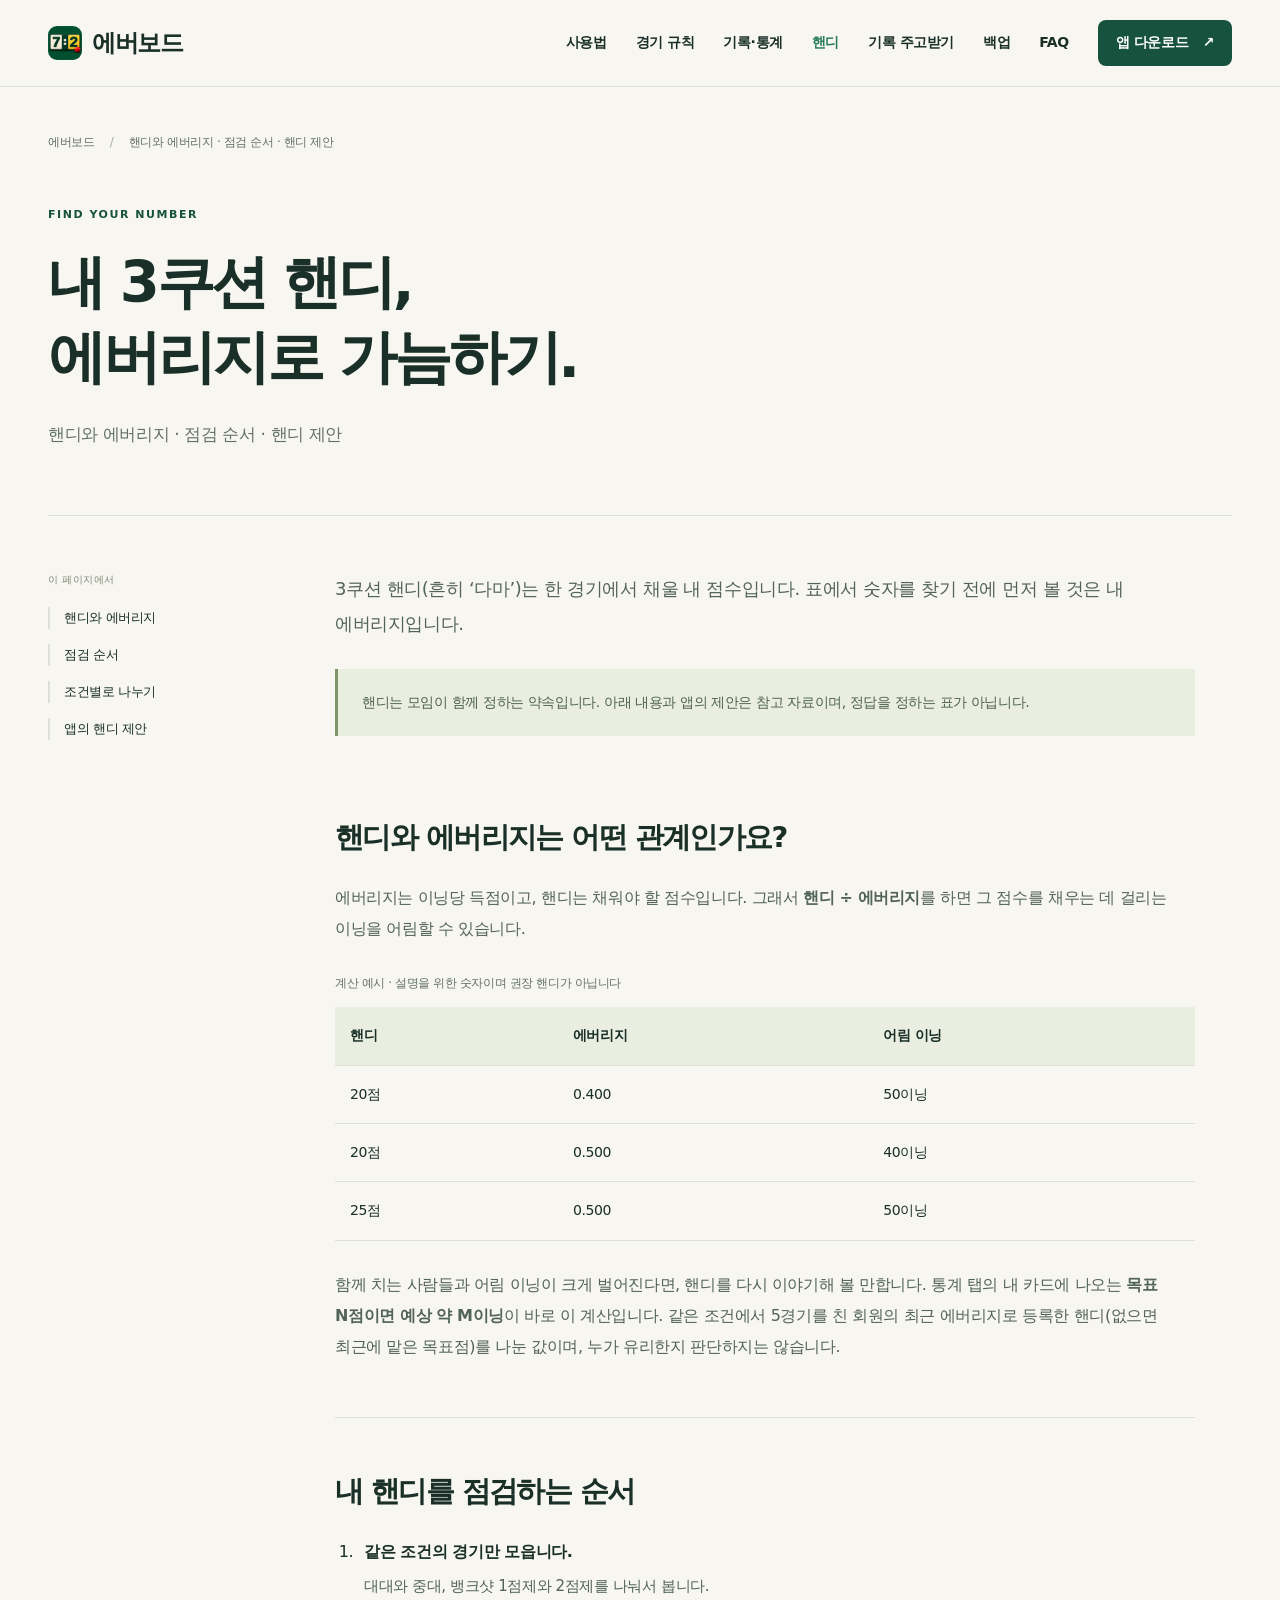
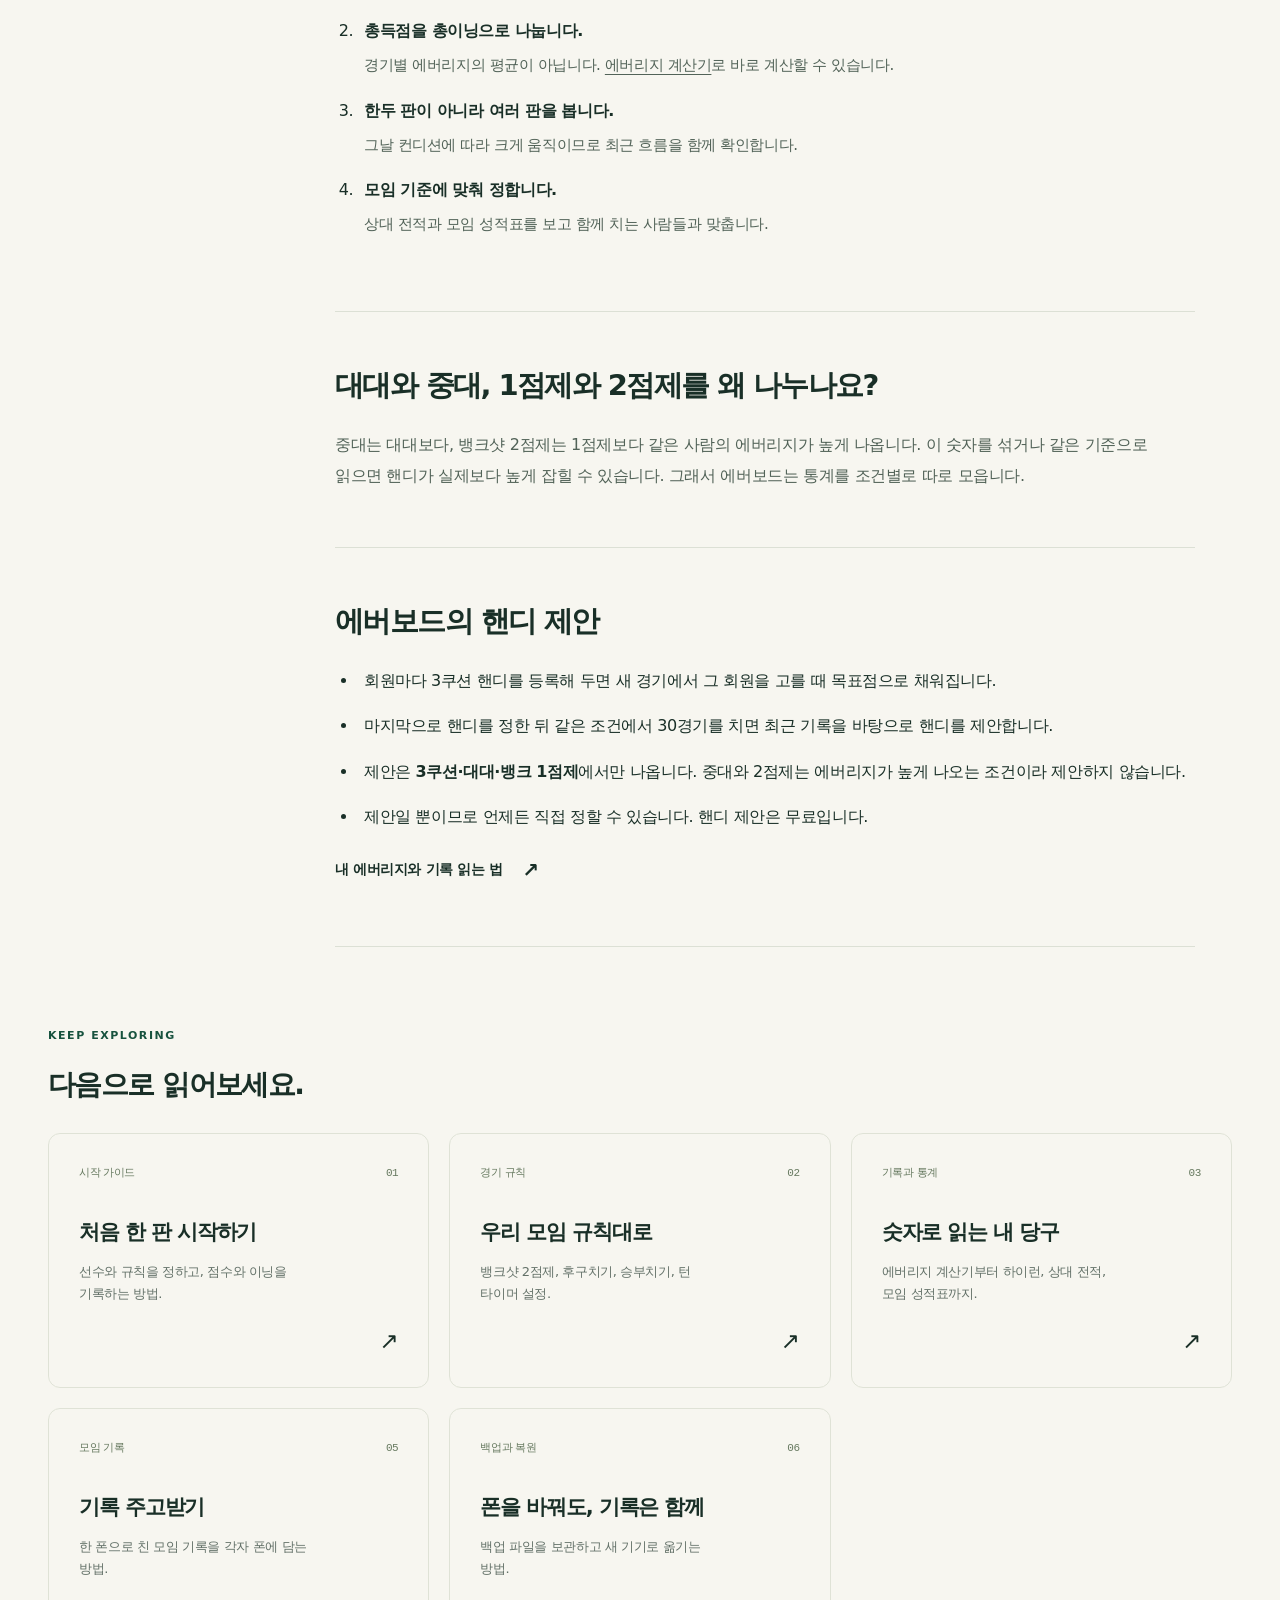
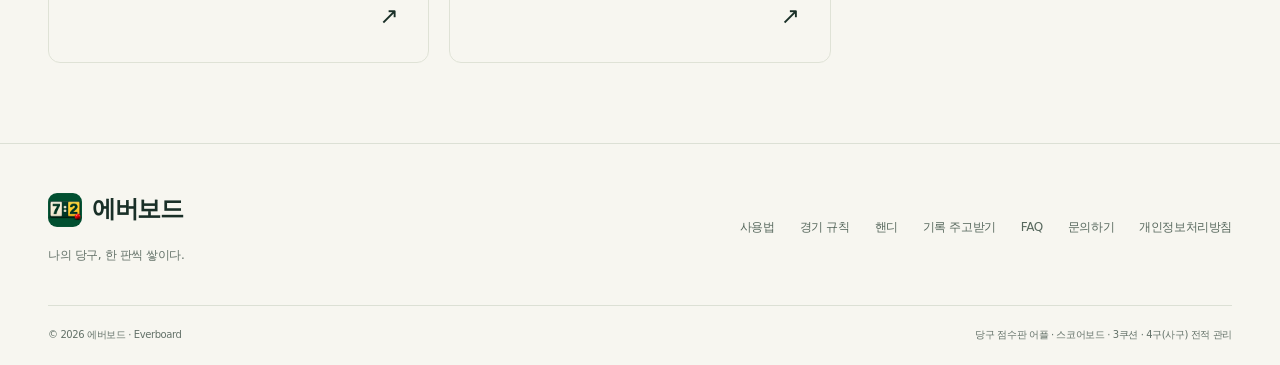
<file: everboard/handicap.html>
<!doctype html>
<html lang="ko">
<head><meta charset="utf-8"><meta name="viewport" content="width=device-width, initial-scale=1"><meta name="theme-color" content="#123e31">

<title>3쿠션 핸디 정하는 법 · 에버리지로 내 점수 가늠하기 — 에버보드</title><meta name="description" content="3쿠션 핸디(다마)와 에버리지의 관계, 내 핸디를 점검하는 순서, 대대·중대와 뱅크샷 규칙을 나눠 봐야 하는 이유를 설명합니다."><link rel="canonical" href="https://lds77.github.io/billiards/everboard/handicap.html">
<meta property="og:type" content="website"><meta property="og:locale" content="ko_KR"><meta property="og:site_name" content="에버보드"><meta property="og:title" content="3쿠션 핸디 정하는 법 · 에버리지로 내 점수 가늠하기 — 에버보드"><meta property="og:description" content="3쿠션 핸디(다마)와 에버리지의 관계, 내 핸디를 점검하는 순서, 대대·중대와 뱅크샷 규칙을 나눠 봐야 하는 이유를 설명합니다."><meta property="og:url" content="https://lds77.github.io/billiards/everboard/handicap.html"><meta property="og:image" content="https://lds77.github.io/billiards/everboard/assets/social.png"><meta property="og:image:width" content="1200"><meta property="og:image:height" content="630"><meta property="og:image:alt" content="에버보드 — 한 판의 점수에서, 나만의 기록으로"><meta name="twitter:card" content="summary_large_image">
<link rel="icon" type="image/png" sizes="96x96" href="assets/icon-96.png"><link rel="apple-touch-icon" href="assets/icon-180.png"><link rel="alternate" type="application/rss+xml" title="에버보드 안내" href="feed.xml"><link rel="stylesheet" href="style.css"><script src="site.js" defer></script>
<script type="application/ld+json">{"@context":"https://schema.org","@type":"WebPage","name":"3쿠션 핸디 정하는 법 · 에버리지로 내 점수 가늠하기 — 에버보드","description":"3쿠션 핸디(다마)와 에버리지의 관계, 내 핸디를 점검하는 순서, 대대·중대와 뱅크샷 규칙을 나눠 봐야 하는 이유를 설명합니다.","url":"https://lds77.github.io/billiards/everboard/handicap.html","inLanguage":"ko","dateModified":"2026-11-24","isPartOf":{"@type":"WebSite","name":"에버보드","url":"https://lds77.github.io/billiards/everboard/"}}</script>
<script type="application/ld+json">{"@context":"https://schema.org","@type":"BreadcrumbList","itemListElement":[{"@type":"ListItem","position":1,"name":"에버보드","item":"https://lds77.github.io/billiards/everboard/"},{"@type":"ListItem","position":2,"name":"핸디와 에버리지 · 점검 순서 · 핸디 제안","item":"https://lds77.github.io/billiards/everboard/handicap.html"}]}</script>
</head><body>
<a class="skip-link" href="#main">본문으로 바로가기</a>
<header class="site-header"><div class="wrap nav-inner"><a class="brand" href="./" aria-label="에버보드 홈"><img src="assets/icon-96.png" alt="" width="34" height="34"><span>에버보드</span></a>
<button class="menu-toggle" type="button" aria-controls="site-nav" aria-expanded="false" hidden>메뉴 <span aria-hidden="true">☰</span></button>
<nav id="site-nav" class="site-nav" aria-label="주요 메뉴"><a href="guide.html">사용법</a><a href="rules.html">경기 규칙</a><a href="stats.html">기록·통계</a><a href="handicap.html" aria-current="page">핸디</a><a href="share.html">기록 주고받기</a><a href="backup.html">백업</a><a href="faq.html">FAQ</a><a class="nav-download" href="./#download">앱 다운로드 <span aria-hidden="true">↗</span></a></nav></div></header>
<main id="main">
    <header class="article-header wrap"><a class="breadcrumb" href="./">에버보드 <span aria-hidden="true">/</span> 핸디와 에버리지 · 점검 순서 · 핸디 제안</a><p class="eyebrow">FIND YOUR NUMBER</p><h1>내 3쿠션 핸디,<br>에버리지로 가늠하기.</h1><p class="section-lead">핸디와 에버리지 · 점검 순서 · 핸디 제안</p></header>
    <div class="wrap article-layout"><nav class="article-toc" aria-label="이 페이지의 목차"><span>이 페이지에서</span><a href="#relation">핸디와 에버리지</a><a href="#steps">점검 순서</a><a href="#table">조건별로 나누기</a><a href="#suggest">앱의 핸디 제안</a></nav><article class="article-body">
<div class="article-intro"><p>3쿠션 핸디(흔히 ‘다마’)는 한 경기에서 채울 내 점수입니다. 표에서 숫자를 찾기 전에 먼저 볼 것은 내 에버리지입니다.</p><aside class="note">핸디는 모임이 함께 정하는 약속입니다. 아래 내용과 앱의 제안은 참고 자료이며, 정답을 정하는 표가 아닙니다.</aside></div>
<section id="relation"><h2>핸디와 에버리지는 어떤 관계인가요?</h2><p>에버리지는 이닝당 득점이고, 핸디는 채워야 할 점수입니다. 그래서 <strong>핸디 ÷ 에버리지</strong>를 하면 그 점수를 채우는 데 걸리는 이닝을 어림할 수 있습니다.</p><div class="table-scroll"><table><caption>계산 예시 · 설명을 위한 숫자이며 권장 핸디가 아닙니다</caption><thead><tr><th scope="col">핸디</th><th scope="col">에버리지</th><th scope="col">어림 이닝</th></tr></thead><tbody><tr><td>20점</td><td>0.400</td><td>50이닝</td></tr><tr><td>20점</td><td>0.500</td><td>40이닝</td></tr><tr><td>25점</td><td>0.500</td><td>50이닝</td></tr></tbody></table></div><p>함께 치는 사람들과 어림 이닝이 크게 벌어진다면, 핸디를 다시 이야기해 볼 만합니다. 통계 탭의 내 카드에 나오는 <b>목표 N점이면 예상 약 M이닝</b>이 바로 이 계산입니다. 같은 조건에서 5경기를 친 회원의 최근 에버리지로 등록한 핸디(없으면 최근에 맡은 목표점)를 나눈 값이며, 누가 유리한지 판단하지는 않습니다.</p></section>
<section id="steps"><h2>내 핸디를 점검하는 순서</h2><ol><li><strong>같은 조건의 경기만 모읍니다.</strong><p>대대와 중대, 뱅크샷 1점제와 2점제를 나눠서 봅니다.</p></li><li><strong>총득점을 총이닝으로 나눕니다.</strong><p>경기별 에버리지의 평균이 아닙니다. <a href="stats.html#average">에버리지 계산기</a>로 바로 계산할 수 있습니다.</p></li><li><strong>한두 판이 아니라 여러 판을 봅니다.</strong><p>그날 컨디션에 따라 크게 움직이므로 최근 흐름을 함께 확인합니다.</p></li><li><strong>모임 기준에 맞춰 정합니다.</strong><p>상대 전적과 모임 성적표를 보고 함께 치는 사람들과 맞춥니다.</p></li></ol></section>
<section id="table"><h2>대대와 중대, 1점제와 2점제를 왜 나누나요?</h2><p>중대는 대대보다, 뱅크샷 2점제는 1점제보다 같은 사람의 에버리지가 높게 나옵니다. 이 숫자를 섞거나 같은 기준으로 읽으면 핸디가 실제보다 높게 잡힐 수 있습니다. 그래서 에버보드는 통계를 조건별로 따로 모읍니다.</p></section>
<section id="suggest"><h2>에버보드의 핸디 제안</h2><ul><li>회원마다 3쿠션 핸디를 등록해 두면 새 경기에서 그 회원을 고를 때 목표점으로 채워집니다.</li><li>마지막으로 핸디를 정한 뒤 같은 조건에서 30경기를 치면 최근 기록을 바탕으로 핸디를 제안합니다.</li><li>제안은 <strong>3쿠션·대대·뱅크 1점제</strong>에서만 나옵니다. 중대와 2점제는 에버리지가 높게 나오는 조건이라 제안하지 않습니다.</li><li>제안일 뿐이므로 언제든 직접 정할 수 있습니다. 핸디 제안은 무료입니다.</li></ul><a class="text-link" href="stats.html">내 에버리지와 기록 읽는 법 <span aria-hidden="true">↗</span></a></section></article></div>
    <section class="wrap related"><p class="eyebrow">KEEP EXPLORING</p><h2>다음으로 읽어보세요.</h2><div class="guide-grid"><a class="guide-card" href="guide.html"><span class="guide-top"><span>시작 가이드</span><span aria-hidden="true">01</span></span><h3>처음 한 판 시작하기</h3><p>선수와 규칙을 정하고, 점수와 이닝을 기록하는 방법.</p><span class="card-arrow" aria-hidden="true">↗</span></a><a class="guide-card" href="rules.html"><span class="guide-top"><span>경기 규칙</span><span aria-hidden="true">02</span></span><h3>우리 모임 규칙대로</h3><p>뱅크샷 2점제, 후구치기, 승부치기, 턴 타이머 설정.</p><span class="card-arrow" aria-hidden="true">↗</span></a><a class="guide-card" href="stats.html"><span class="guide-top"><span>기록과 통계</span><span aria-hidden="true">03</span></span><h3>숫자로 읽는 내 당구</h3><p>에버리지 계산기부터 하이런, 상대 전적, 모임 성적표까지.</p><span class="card-arrow" aria-hidden="true">↗</span></a><a class="guide-card" href="share.html"><span class="guide-top"><span>모임 기록</span><span aria-hidden="true">05</span></span><h3>기록 주고받기</h3><p>한 폰으로 친 모임 기록을 각자 폰에 담는 방법.</p><span class="card-arrow" aria-hidden="true">↗</span></a><a class="guide-card" href="backup.html"><span class="guide-top"><span>백업과 복원</span><span aria-hidden="true">06</span></span><h3>폰을 바꿔도, 기록은 함께</h3><p>백업 파일을 보관하고 새 기기로 옮기는 방법.</p><span class="card-arrow" aria-hidden="true">↗</span></a></div></section></main>
<footer class="site-footer"><div class="wrap footer-top"><div><a class="brand" href="./"><img src="assets/icon-96.png" alt="" width="34" height="34"><span>에버보드</span></a><p>나의 당구, 한 판씩 쌓이다.</p></div><div class="footer-links"><a href="guide.html">사용법</a><a href="rules.html">경기 규칙</a><a href="handicap.html">핸디</a><a href="share.html">기록 주고받기</a><a href="faq.html">FAQ</a><a href="mailto:dongsikl51@gmail.com">문의하기</a><a href="https://lds77.github.io/billiards/privacy.html">개인정보처리방침</a></div></div><div class="wrap footer-bottom"><span>© 2026 에버보드 · Everboard</span><span>당구 점수판 어플 · 스코어보드 · 3쿠션 · 4구(사구) 전적 관리</span></div></footer>
</body></html>
</file>
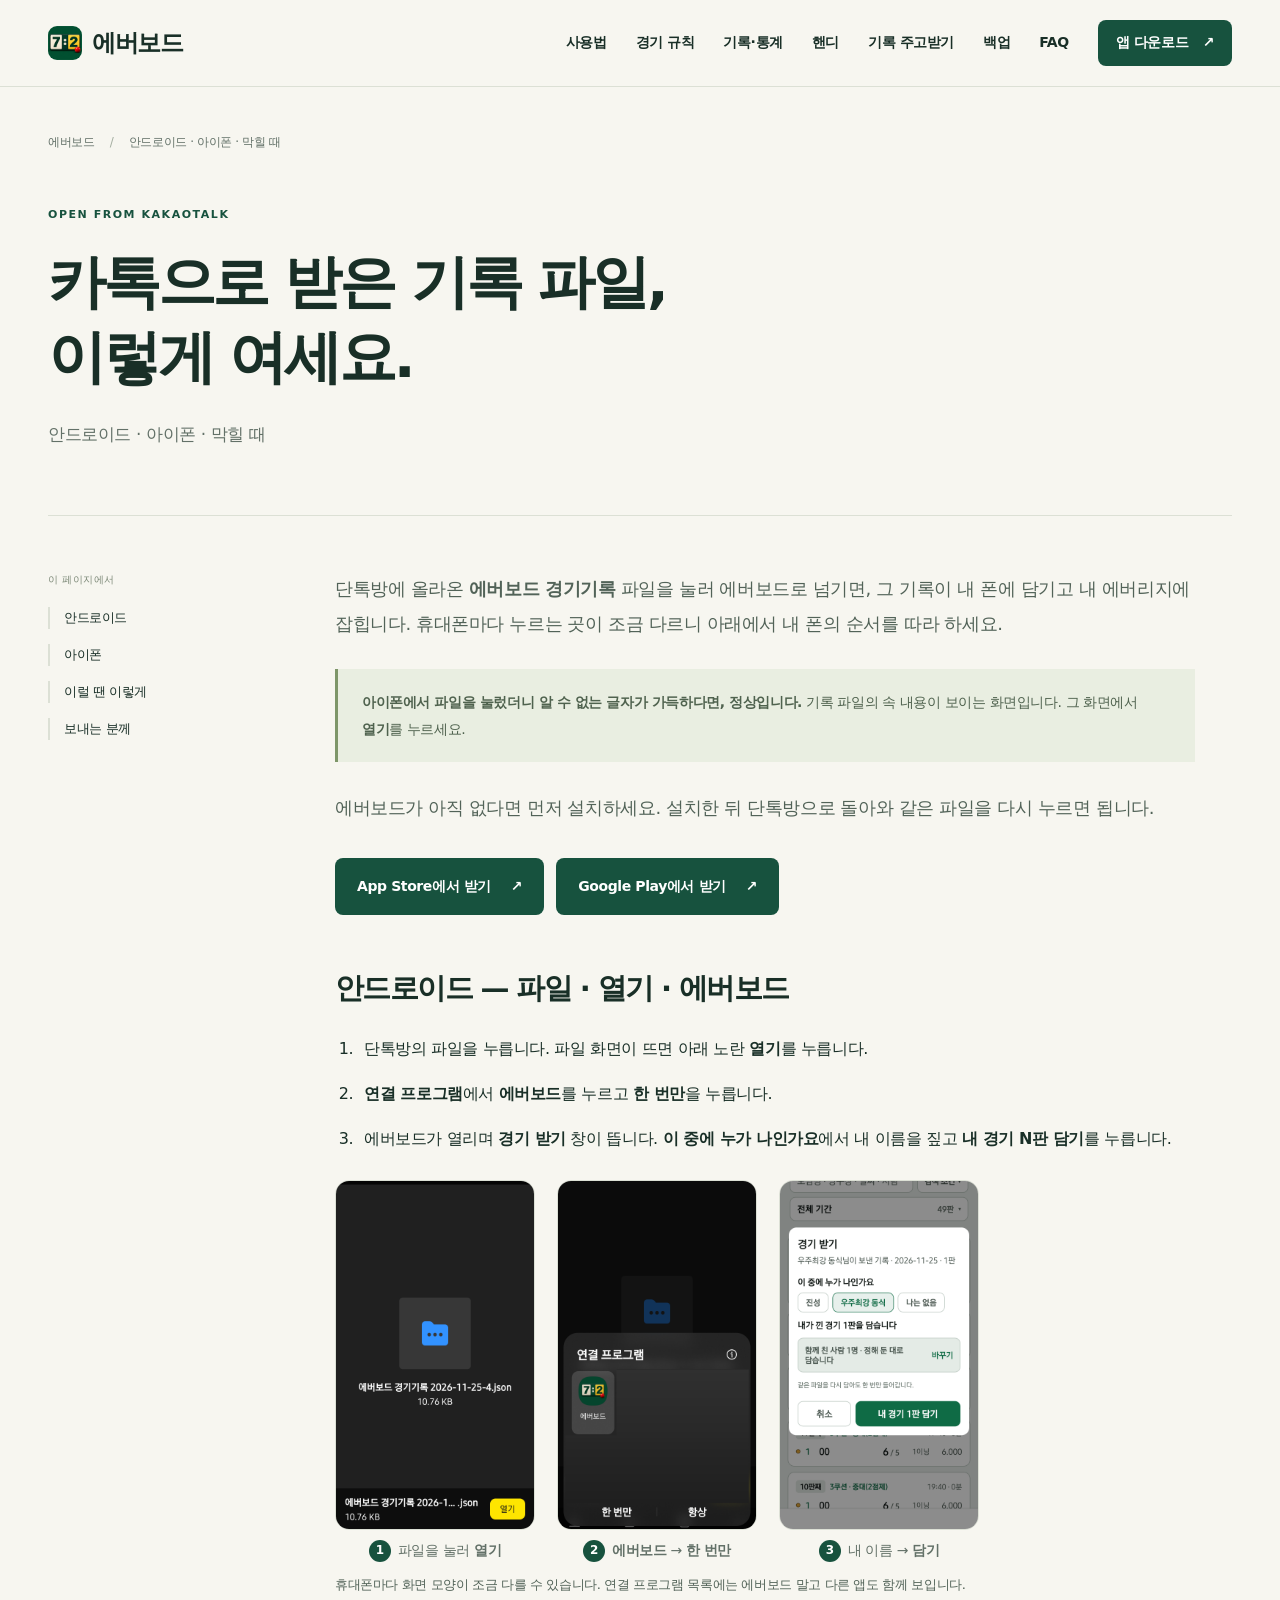
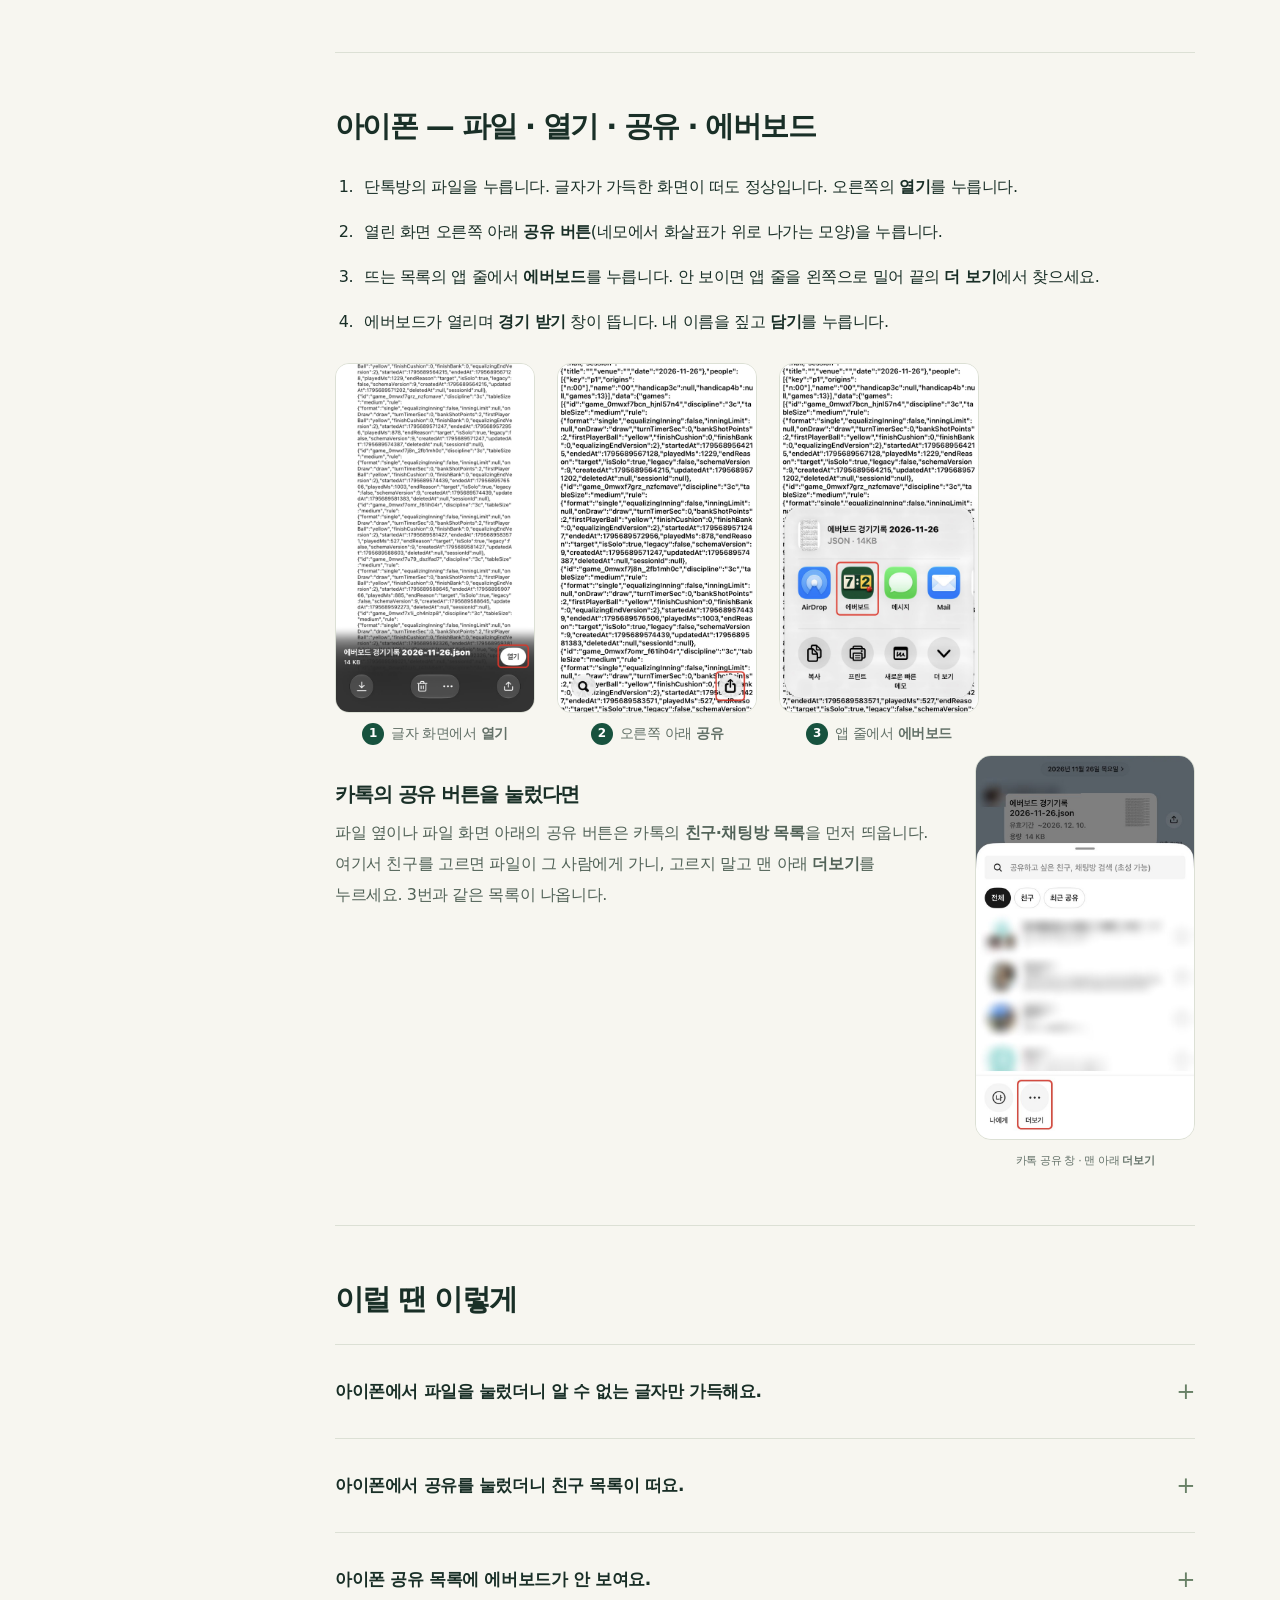
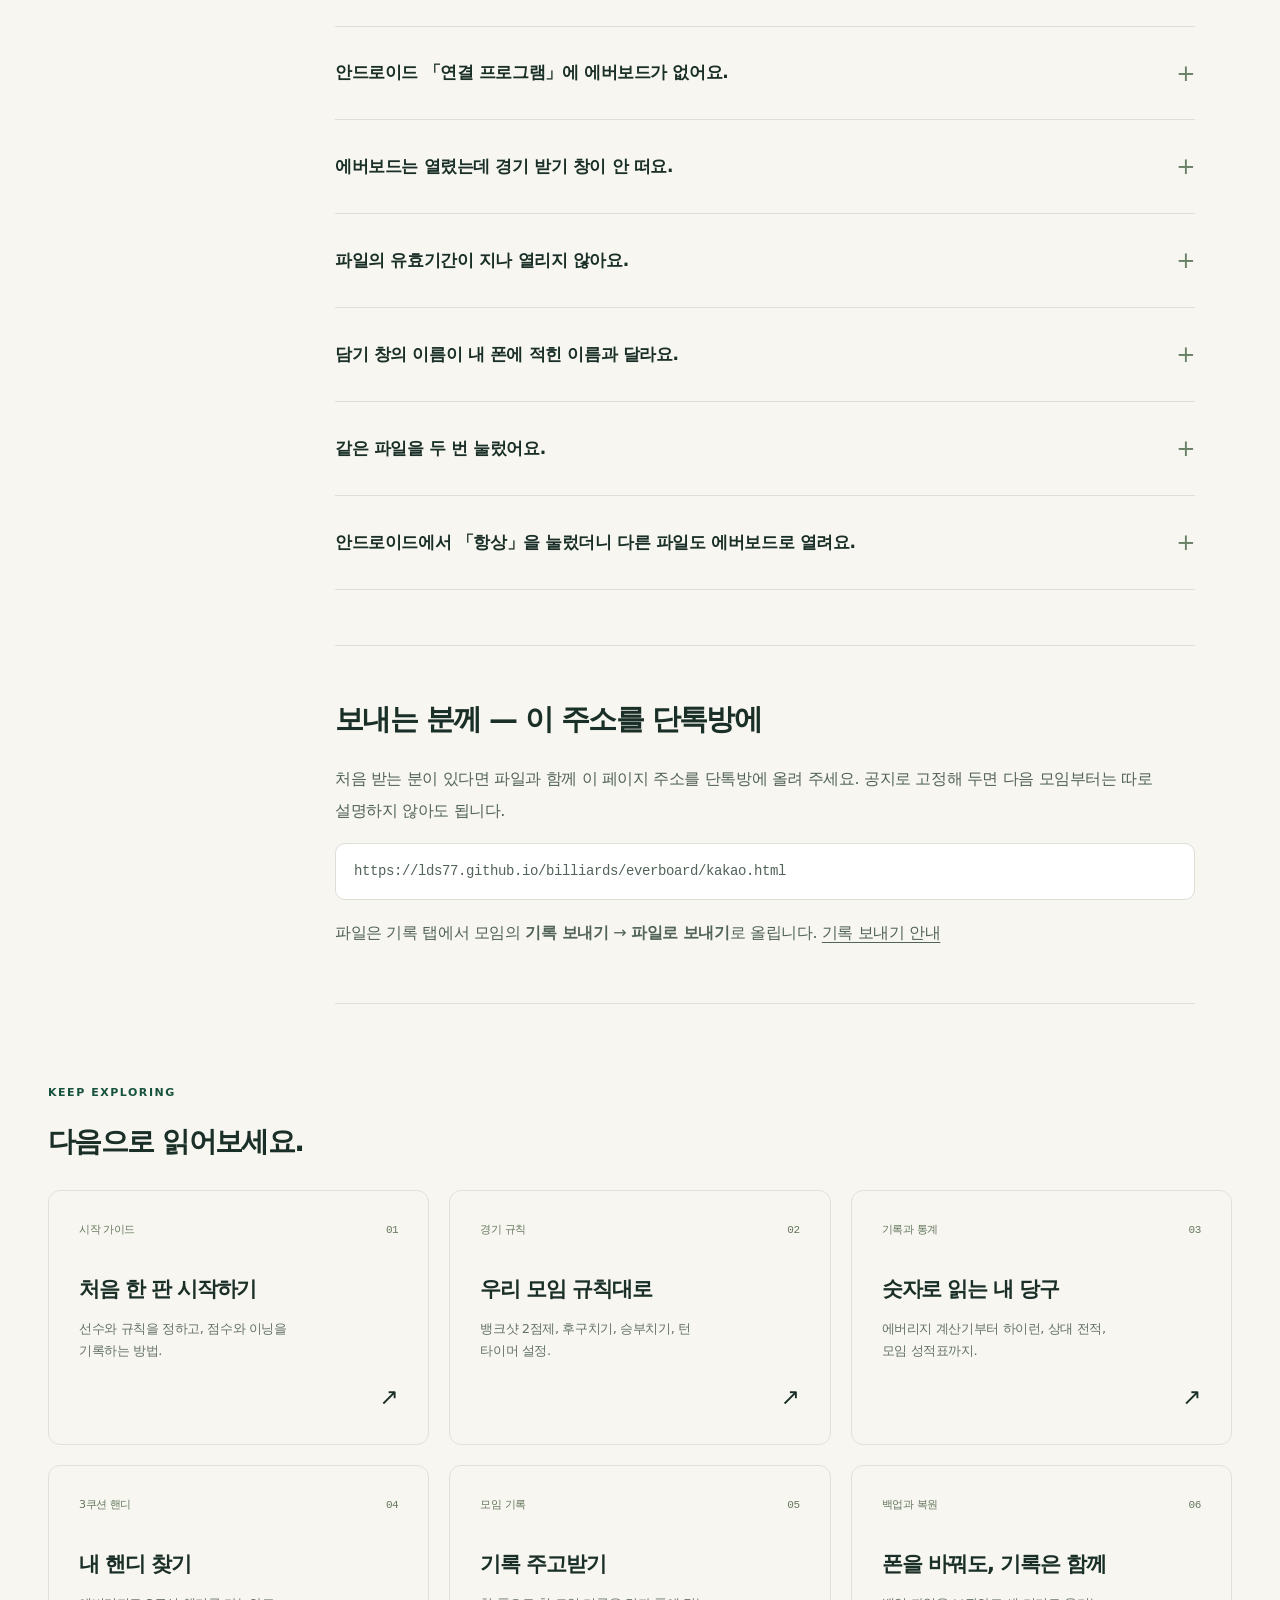
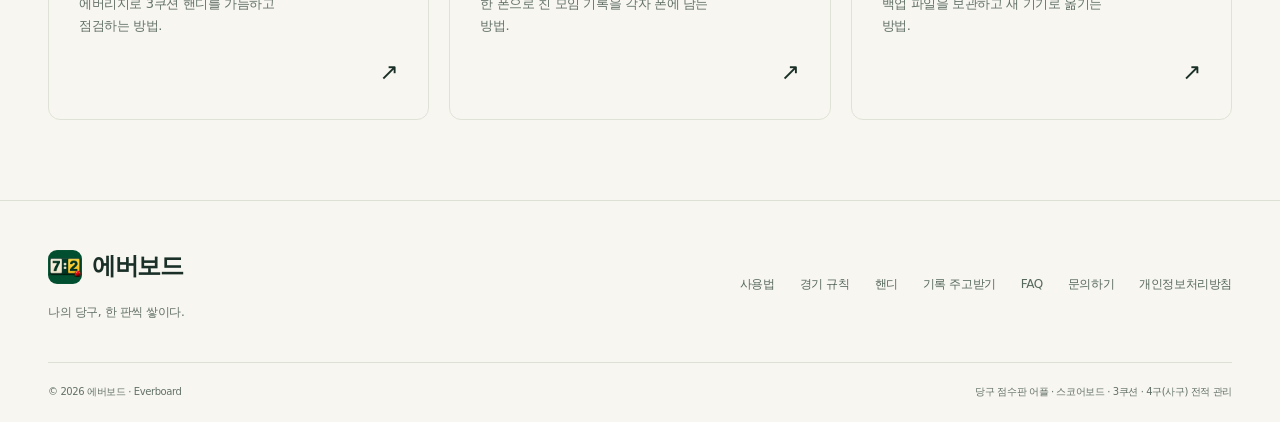
<file: everboard/kakao.html>
<!doctype html>
<html lang="ko">
<head><meta charset="utf-8"><meta name="viewport" content="width=device-width, initial-scale=1"><meta name="theme-color" content="#123e31">

<title>카톡으로 받은 당구 기록 파일 여는 법 · 아이폰·안드로이드 — 에버보드</title><meta name="description" content="단톡방에 올라온 에버보드 경기기록 파일을 눌렀더니 알 수 없는 글자만 보일 때. 안드로이드와 아이폰에서 에버보드로 담는 순서를 사진으로, 막힐 때 해결법까지 안내합니다."><link rel="canonical" href="https://lds77.github.io/billiards/everboard/kakao.html">
<meta property="og:type" content="website"><meta property="og:locale" content="ko_KR"><meta property="og:site_name" content="에버보드"><meta property="og:title" content="카톡으로 받은 당구 기록 파일 여는 법 · 아이폰·안드로이드 — 에버보드"><meta property="og:description" content="단톡방에 올라온 에버보드 경기기록 파일을 눌렀더니 알 수 없는 글자만 보일 때. 안드로이드와 아이폰에서 에버보드로 담는 순서를 사진으로, 막힐 때 해결법까지 안내합니다."><meta property="og:url" content="https://lds77.github.io/billiards/everboard/kakao.html"><meta property="og:image" content="https://lds77.github.io/billiards/everboard/assets/social.png"><meta property="og:image:width" content="1200"><meta property="og:image:height" content="630"><meta property="og:image:alt" content="에버보드 — 한 판의 점수에서, 나만의 기록으로"><meta name="twitter:card" content="summary_large_image">
<link rel="icon" type="image/png" sizes="96x96" href="assets/icon-96.png"><link rel="apple-touch-icon" href="assets/icon-180.png"><link rel="alternate" type="application/rss+xml" title="에버보드 안내" href="feed.xml"><link rel="stylesheet" href="style.css"><script src="site.js" defer></script>
<script type="application/ld+json">{"@context":"https://schema.org","@type":"WebPage","name":"카톡으로 받은 당구 기록 파일 여는 법 · 아이폰·안드로이드 — 에버보드","description":"단톡방에 올라온 에버보드 경기기록 파일을 눌렀더니 알 수 없는 글자만 보일 때. 안드로이드와 아이폰에서 에버보드로 담는 순서를 사진으로, 막힐 때 해결법까지 안내합니다.","url":"https://lds77.github.io/billiards/everboard/kakao.html","inLanguage":"ko","dateModified":"2026-11-27","isPartOf":{"@type":"WebSite","name":"에버보드","url":"https://lds77.github.io/billiards/everboard/"}}</script>
<script type="application/ld+json">{"@context":"https://schema.org","@type":"BreadcrumbList","itemListElement":[{"@type":"ListItem","position":1,"name":"에버보드","item":"https://lds77.github.io/billiards/everboard/"},{"@type":"ListItem","position":2,"name":"안드로이드 · 아이폰 · 막힐 때","item":"https://lds77.github.io/billiards/everboard/kakao.html"}]}</script>
</head><body>
<a class="skip-link" href="#main">본문으로 바로가기</a>
<header class="site-header"><div class="wrap nav-inner"><a class="brand" href="./" aria-label="에버보드 홈"><img src="assets/icon-96.png" alt="" width="34" height="34"><span>에버보드</span></a>
<button class="menu-toggle" type="button" aria-controls="site-nav" aria-expanded="false" hidden>메뉴 <span aria-hidden="true">☰</span></button>
<nav id="site-nav" class="site-nav" aria-label="주요 메뉴"><a href="guide.html">사용법</a><a href="rules.html">경기 규칙</a><a href="stats.html">기록·통계</a><a href="handicap.html">핸디</a><a href="share.html">기록 주고받기</a><a href="backup.html">백업</a><a href="faq.html">FAQ</a><a class="nav-download" href="./#download">앱 다운로드 <span aria-hidden="true">↗</span></a></nav></div></header>
<main id="main">
    <header class="article-header wrap"><a class="breadcrumb" href="./">에버보드 <span aria-hidden="true">/</span> 안드로이드 · 아이폰 · 막힐 때</a><p class="eyebrow">OPEN FROM KAKAOTALK</p><h1>카톡으로 받은 기록 파일,<br>이렇게 여세요.</h1><p class="section-lead">안드로이드 · 아이폰 · 막힐 때</p></header>
    <div class="wrap article-layout"><nav class="article-toc" aria-label="이 페이지의 목차"><span>이 페이지에서</span><a href="#android">안드로이드</a><a href="#iphone">아이폰</a><a href="#trouble">이럴 땐 이렇게</a><a href="#sender">보내는 분께</a></nav><article class="article-body">
<div class="article-intro"><p>단톡방에 올라온 <strong>에버보드 경기기록</strong> 파일을 눌러 에버보드로 넘기면, 그 기록이 내 폰에 담기고 내 에버리지에 잡힙니다. 휴대폰마다 누르는 곳이 조금 다르니 아래에서 내 폰의 순서를 따라 하세요.</p><aside class="note"><strong>아이폰에서 파일을 눌렀더니 알 수 없는 글자가 가득하다면, 정상입니다.</strong> 기록 파일의 속 내용이 보이는 화면입니다. 그 화면에서 <strong>열기</strong>를 누르세요.</aside><p>에버보드가 아직 없다면 먼저 설치하세요. 설치한 뒤 단톡방으로 돌아와 같은 파일을 다시 누르면 됩니다.</p><div class="actions"><a class="button primary" href="https://apps.apple.com/kr/app/id6811482769">App Store에서 받기 <span aria-hidden="true">↗</span></a><a class="button primary" href="https://play.google.com/store/apps/details?id=com.billiards.scoreboard">Google Play에서 받기 <span aria-hidden="true">↗</span></a></div></div>
<section id="android"><h2>안드로이드 — 파일 · 열기 · 에버보드</h2><ol><li>단톡방의 파일을 누릅니다. 파일 화면이 뜨면 아래 노란 <strong>열기</strong>를 누릅니다.</li><li><strong>연결 프로그램</strong>에서 <strong>에버보드</strong>를 누르고 <strong>한 번만</strong>을 누릅니다.</li><li>에버보드가 열리며 <strong>경기 받기</strong> 창이 뜹니다. <strong>이 중에 누가 나인가요</strong>에서 내 이름을 짚고 <strong>내 경기 N판 담기</strong>를 누릅니다.</li></ol><div class="phone-steps"><figure><img class="" src="assets/kakao-open.png" alt="안드로이드 카카오톡에서 받은 에버보드 경기기록 파일 화면. 아래에 노란 열기 버튼이 있습니다." width="1080" height="1896" loading="lazy" decoding="async"><figcaption><b>1</b>파일을 눌러 <strong>열기</strong></figcaption></figure><figure><img class="" src="assets/kakao-openwith.png" alt="연결 프로그램 창. 에버보드를 누르고 아래 한 번만을 누릅니다." width="1080" height="1896" loading="lazy" decoding="async"><figcaption><b>2</b><strong>에버보드</strong> → <strong>한 번만</strong></figcaption></figure><figure><img class="" src="assets/import-games.png" alt="에버보드의 경기 받기 창. 이 중에 누가 나인가요에서 내 이름을 짚고 내 경기 1판 담기를 누릅니다." width="1080" height="1896" loading="lazy" decoding="async"><figcaption><b>3</b>내 이름 → <strong>담기</strong></figcaption></figure></div><p class="phone-steps-note">휴대폰마다 화면 모양이 조금 다를 수 있습니다. 연결 프로그램 목록에는 에버보드 말고 다른 앱도 함께 보입니다.</p></section>
<section id="iphone"><h2>아이폰 — 파일 · 열기 · 공유 · 에버보드</h2><ol><li>단톡방의 파일을 누릅니다. 글자가 가득한 화면이 떠도 정상입니다. 오른쪽의 <strong>열기</strong>를 누릅니다.</li><li>열린 화면 오른쪽 아래 <strong>공유 버튼</strong>(네모에서 화살표가 위로 나가는 모양)을 누릅니다.</li><li>뜨는 목록의 앱 줄에서 <strong>에버보드</strong>를 누릅니다. 안 보이면 앱 줄을 왼쪽으로 밀어 끝의 <strong>더 보기</strong>에서 찾으세요.</li><li>에버보드가 열리며 <strong>경기 받기</strong> 창이 뜹니다. 내 이름을 짚고 <strong>담기</strong>를 누릅니다.</li></ol><div class="phone-steps"><figure><img class="" src="assets/kakao-ios-file.jpg" alt="아이폰 카카오톡에서 받은 에버보드 경기기록 파일 화면. 기록 파일의 글자가 가득하고, 파일 이름 오른쪽의 열기 버튼에 빨간 테두리가 있습니다." width="1080" height="1896" loading="lazy" decoding="async"><figcaption><b>1</b>글자 화면에서 <strong>열기</strong></figcaption></figure><figure><img class="" src="assets/kakao-ios-preview.jpg" alt="열기를 누른 뒤의 미리보기 화면. 오른쪽 아래 공유 버튼에 빨간 테두리가 있습니다." width="1080" height="1896" loading="lazy" decoding="async"><figcaption><b>2</b>오른쪽 아래 <strong>공유</strong></figcaption></figure><figure><img class="" src="assets/kakao-ios-pick.jpg" alt="아이폰 공유 목록. 앱 줄의 에버보드에 빨간 테두리가 있습니다." width="1080" height="1896" loading="lazy" decoding="async"><figcaption><b>3</b>앱 줄에서 <strong>에버보드</strong></figcaption></figure></div><div class="article-split"><div><h3>카톡의 공유 버튼을 눌렀다면</h3><p>파일 옆이나 파일 화면 아래의 공유 버튼은 카톡의 <strong>친구·채팅방 목록</strong>을 먼저 띄웁니다. 여기서 친구를 고르면 파일이 그 사람에게 가니, 고르지 말고 맨 아래 <strong>더보기</strong>를 누르세요. 3번과 같은 목록이 나옵니다.</p></div><figure class="article-phone"><img class="" src="assets/kakao-ios-more.jpg" alt="카카오톡 공유 창. 친구 목록은 가려져 있고, 맨 아래 나에게 옆의 더보기 버튼에 빨간 테두리가 있습니다." width="662" height="1162" loading="lazy" decoding="async"><figcaption>카톡 공유 창 · 맨 아래 <strong>더보기</strong></figcaption></figure></div></section>
<section id="trouble"><h2>이럴 땐 이렇게</h2><div class="faq-list"><details><summary>아이폰에서 파일을 눌렀더니 알 수 없는 글자만 가득해요.<span aria-hidden="true">+</span></summary><p>정상입니다. 아이폰은 기록 파일의 속 내용을 글자로 먼저 보여 줍니다. 그 화면에서 <strong>열기</strong> → 오른쪽 아래 <strong>공유 버튼</strong> → <strong>에버보드</strong>를 누르면 됩니다. <a href="#iphone">아이폰 순서 보기</a></p></details><details><summary>아이폰에서 공유를 눌렀더니 친구 목록이 떠요.<span aria-hidden="true">+</span></summary><p>카톡의 공유 버튼을 누른 것입니다. 친구를 고르면 파일이 그 사람에게 가니, 고르지 말고 맨 아래 <strong>더보기</strong>를 누르세요. 에버보드가 있는 목록이 나옵니다. <a href="#iphone">사진으로 보기</a></p></details><details><summary>아이폰 공유 목록에 에버보드가 안 보여요.<span aria-hidden="true">+</span></summary><p>앱 줄을 왼쪽으로 밀어 끝의 <strong>더 보기</strong>를 누르면 설치된 앱이 모두 나옵니다. 거기서 에버보드를 누르세요. 그래도 없으면 에버보드를 설치하거나 업데이트한 뒤 다시 해 보세요.</p></details><details><summary>안드로이드 「연결 프로그램」에 에버보드가 없어요.<span aria-hidden="true">+</span></summary><p>에버보드가 설치되어 있지 않거나 오래된 버전일 수 있습니다. 설치·업데이트한 뒤 파일을 다시 누르세요. 그래도 없으면 파일을 폰에 저장한 뒤, 에버보드 <strong>기록</strong> 탭 오른쪽 위 <strong>경기 받기</strong> → <strong>파일에서 고르기</strong>로 그 파일을 고르세요.</p></details><details><summary>에버보드는 열렸는데 경기 받기 창이 안 떠요.<span aria-hidden="true">+</span></summary><p>경기를 치는 중이면 점수판을 가리지 않도록 기다렸다가, 경기 화면에서 나오면 뜹니다. 다른 경기 받기 창이 열려 있으면 그 창을 먼저 마치세요. 그래도 안 뜨면 앱을 최신 버전으로 업데이트해 주세요.</p></details><details><summary>파일의 유효기간이 지나 열리지 않아요.<span aria-hidden="true">+</span></summary><p>카톡 파일은 내려받을 수 있는 기간이 정해져 있고, 말풍선에 유효기간이 적혀 있습니다. 기간이 지났다면 보낸 분께 다시 올려 달라고 하세요. 옆에 있다면 QR로 바로 받을 수도 있습니다. <a href="share.html#qr">QR로 주고받기</a></p></details><details><summary>담기 창의 이름이 내 폰에 적힌 이름과 달라요.<span aria-hidden="true">+</span></summary><p>괜찮습니다. <strong>이 중에 누가 나인가요</strong>에서 보낸 폰에 적힌 내 이름을 짚으면 내 회원과 이어지고, 다음부터는 이름이 달라도 저절로 이어집니다. <a href="share.html#match">이름 맞추기</a></p></details><details><summary>같은 파일을 두 번 눌렀어요.<span aria-hidden="true">+</span></summary><p>괜찮습니다. 같은 경기는 한 번만 들어옵니다. 단톡방의 파일을 각자 편할 때 받으면 됩니다.</p></details><details><summary>안드로이드에서 「항상」을 눌렀더니 다른 파일도 에버보드로 열려요.<span aria-hidden="true">+</span></summary><p>「항상」은 같은 종류의 파일(JSON)을 늘 에버보드로 열게 합니다. 되돌리려면 휴대폰 설정 → 애플리케이션 → 에버보드에서 「기본값으로 설정」(기종에 따라 「기본으로 열기」)을 지우세요. 평소에는 <strong>한 번만</strong>을 권합니다.</p></details></div></section>
<section id="sender"><h2>보내는 분께 — 이 주소를 단톡방에</h2><p>처음 받는 분이 있다면 파일과 함께 이 페이지 주소를 단톡방에 올려 주세요. 공지로 고정해 두면 다음 모임부터는 따로 설명하지 않아도 됩니다.</p><p class="copy-url"><code>https://lds77.github.io/billiards/everboard/kakao.html</code></p><p>파일은 기록 탭에서 모임의 <strong>기록 보내기</strong> → <strong>파일로 보내기</strong>로 올립니다. <a href="share.html#send">기록 보내기 안내</a></p></section></article></div>
    <section class="wrap related"><p class="eyebrow">KEEP EXPLORING</p><h2>다음으로 읽어보세요.</h2><div class="guide-grid"><a class="guide-card" href="guide.html"><span class="guide-top"><span>시작 가이드</span><span aria-hidden="true">01</span></span><h3>처음 한 판 시작하기</h3><p>선수와 규칙을 정하고, 점수와 이닝을 기록하는 방법.</p><span class="card-arrow" aria-hidden="true">↗</span></a><a class="guide-card" href="rules.html"><span class="guide-top"><span>경기 규칙</span><span aria-hidden="true">02</span></span><h3>우리 모임 규칙대로</h3><p>뱅크샷 2점제, 후구치기, 승부치기, 턴 타이머 설정.</p><span class="card-arrow" aria-hidden="true">↗</span></a><a class="guide-card" href="stats.html"><span class="guide-top"><span>기록과 통계</span><span aria-hidden="true">03</span></span><h3>숫자로 읽는 내 당구</h3><p>에버리지 계산기부터 하이런, 상대 전적, 모임 성적표까지.</p><span class="card-arrow" aria-hidden="true">↗</span></a><a class="guide-card" href="handicap.html"><span class="guide-top"><span>3쿠션 핸디</span><span aria-hidden="true">04</span></span><h3>내 핸디 찾기</h3><p>에버리지로 3쿠션 핸디를 가늠하고 점검하는 방법.</p><span class="card-arrow" aria-hidden="true">↗</span></a><a class="guide-card" href="share.html"><span class="guide-top"><span>모임 기록</span><span aria-hidden="true">05</span></span><h3>기록 주고받기</h3><p>한 폰으로 친 모임 기록을 각자 폰에 담는 방법.</p><span class="card-arrow" aria-hidden="true">↗</span></a><a class="guide-card" href="backup.html"><span class="guide-top"><span>백업과 복원</span><span aria-hidden="true">06</span></span><h3>폰을 바꿔도, 기록은 함께</h3><p>백업 파일을 보관하고 새 기기로 옮기는 방법.</p><span class="card-arrow" aria-hidden="true">↗</span></a></div></section></main>
<footer class="site-footer"><div class="wrap footer-top"><div><a class="brand" href="./"><img src="assets/icon-96.png" alt="" width="34" height="34"><span>에버보드</span></a><p>나의 당구, 한 판씩 쌓이다.</p></div><div class="footer-links"><a href="guide.html">사용법</a><a href="rules.html">경기 규칙</a><a href="handicap.html">핸디</a><a href="share.html">기록 주고받기</a><a href="faq.html">FAQ</a><a href="mailto:dongsikl51@gmail.com">문의하기</a><a href="https://lds77.github.io/billiards/privacy.html">개인정보처리방침</a></div></div><div class="wrap footer-bottom"><span>© 2026 에버보드 · Everboard</span><span>당구 점수판 어플 · 스코어보드 · 3쿠션 · 4구(사구) 전적 관리</span></div></footer>
</body></html>
</file>
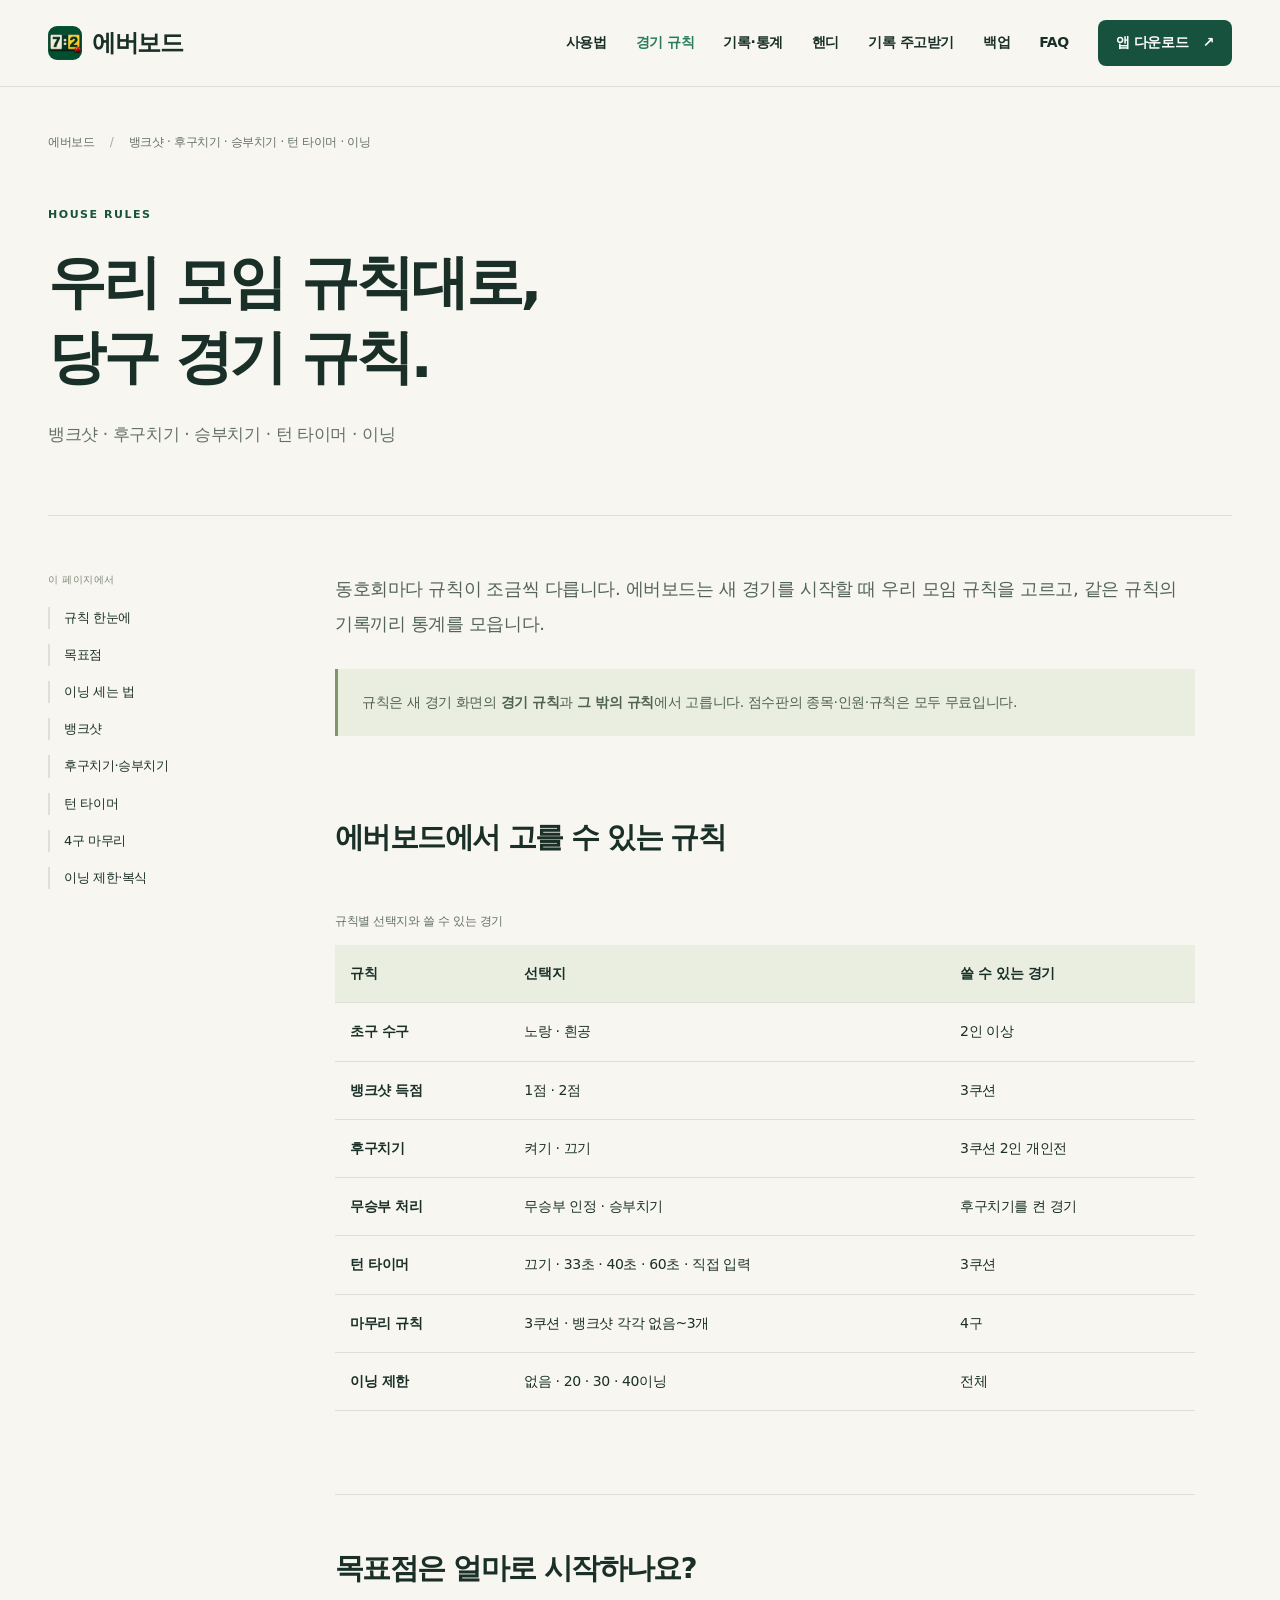
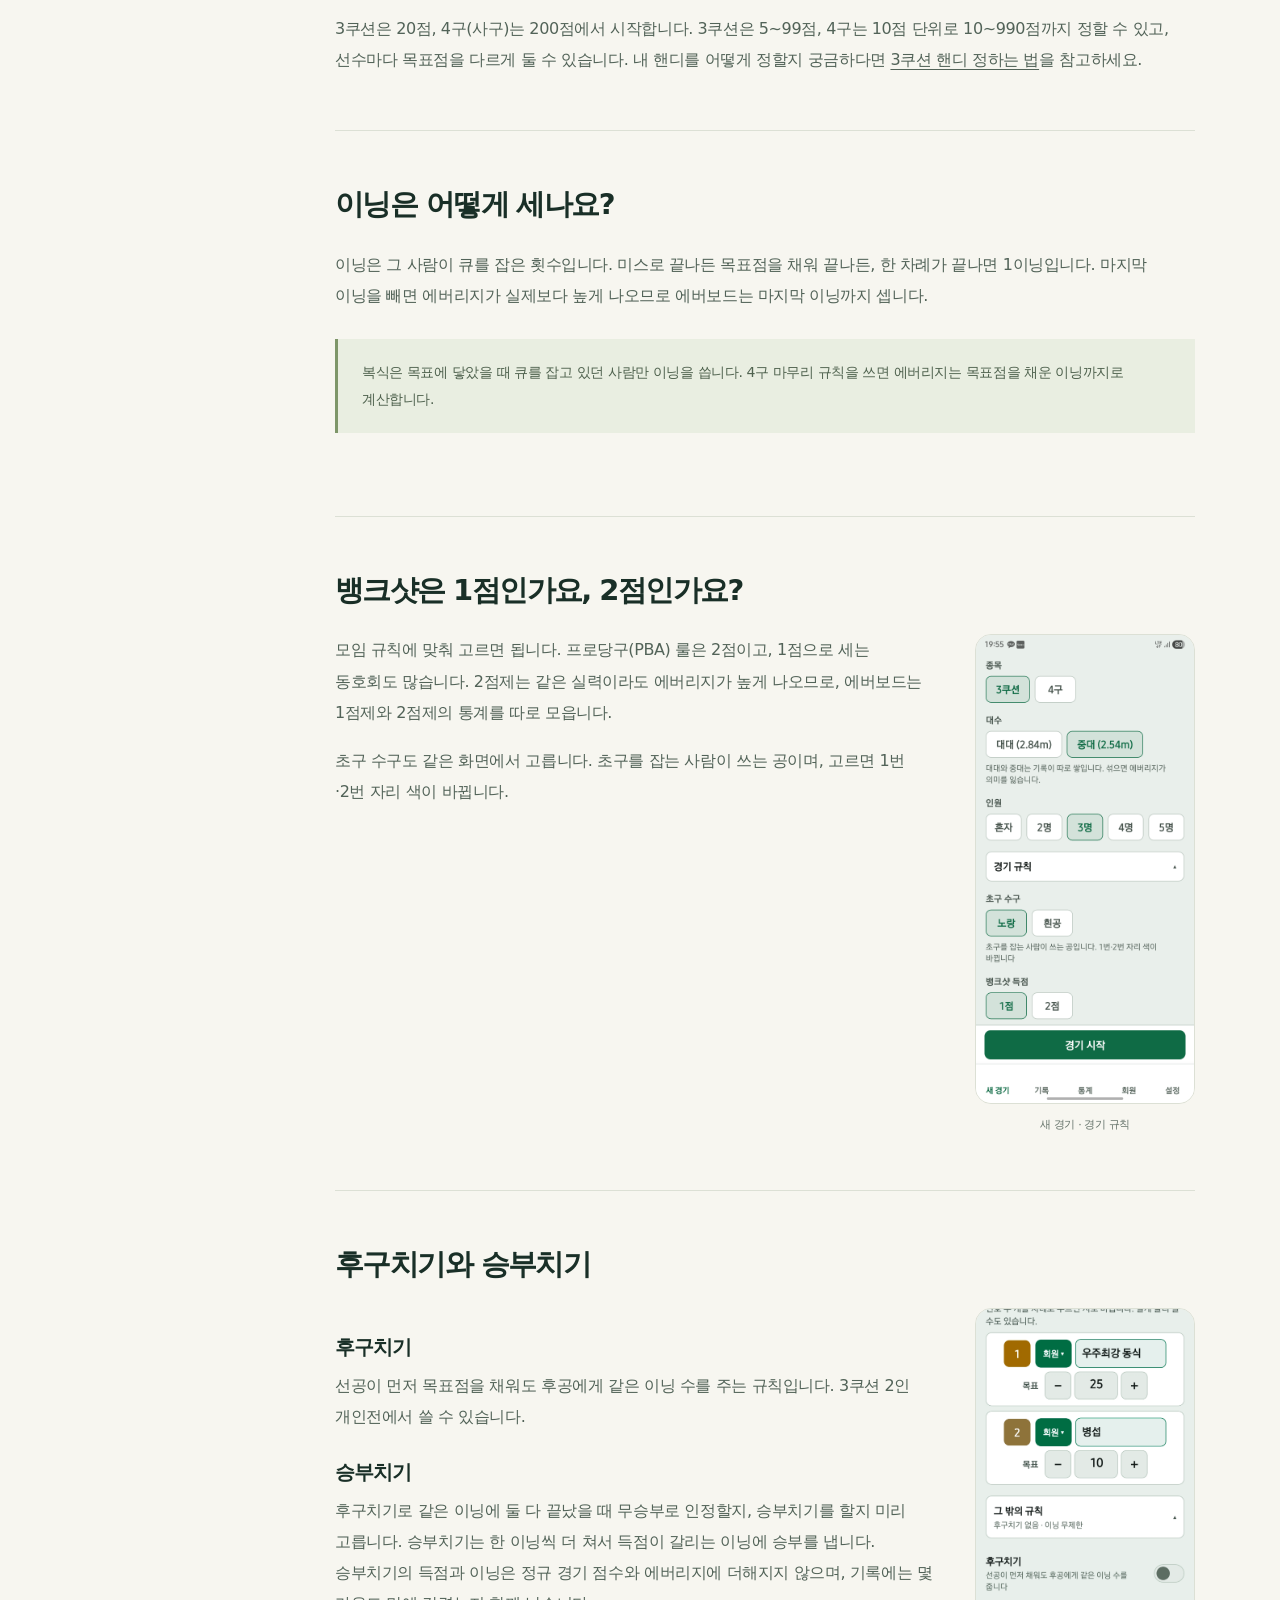
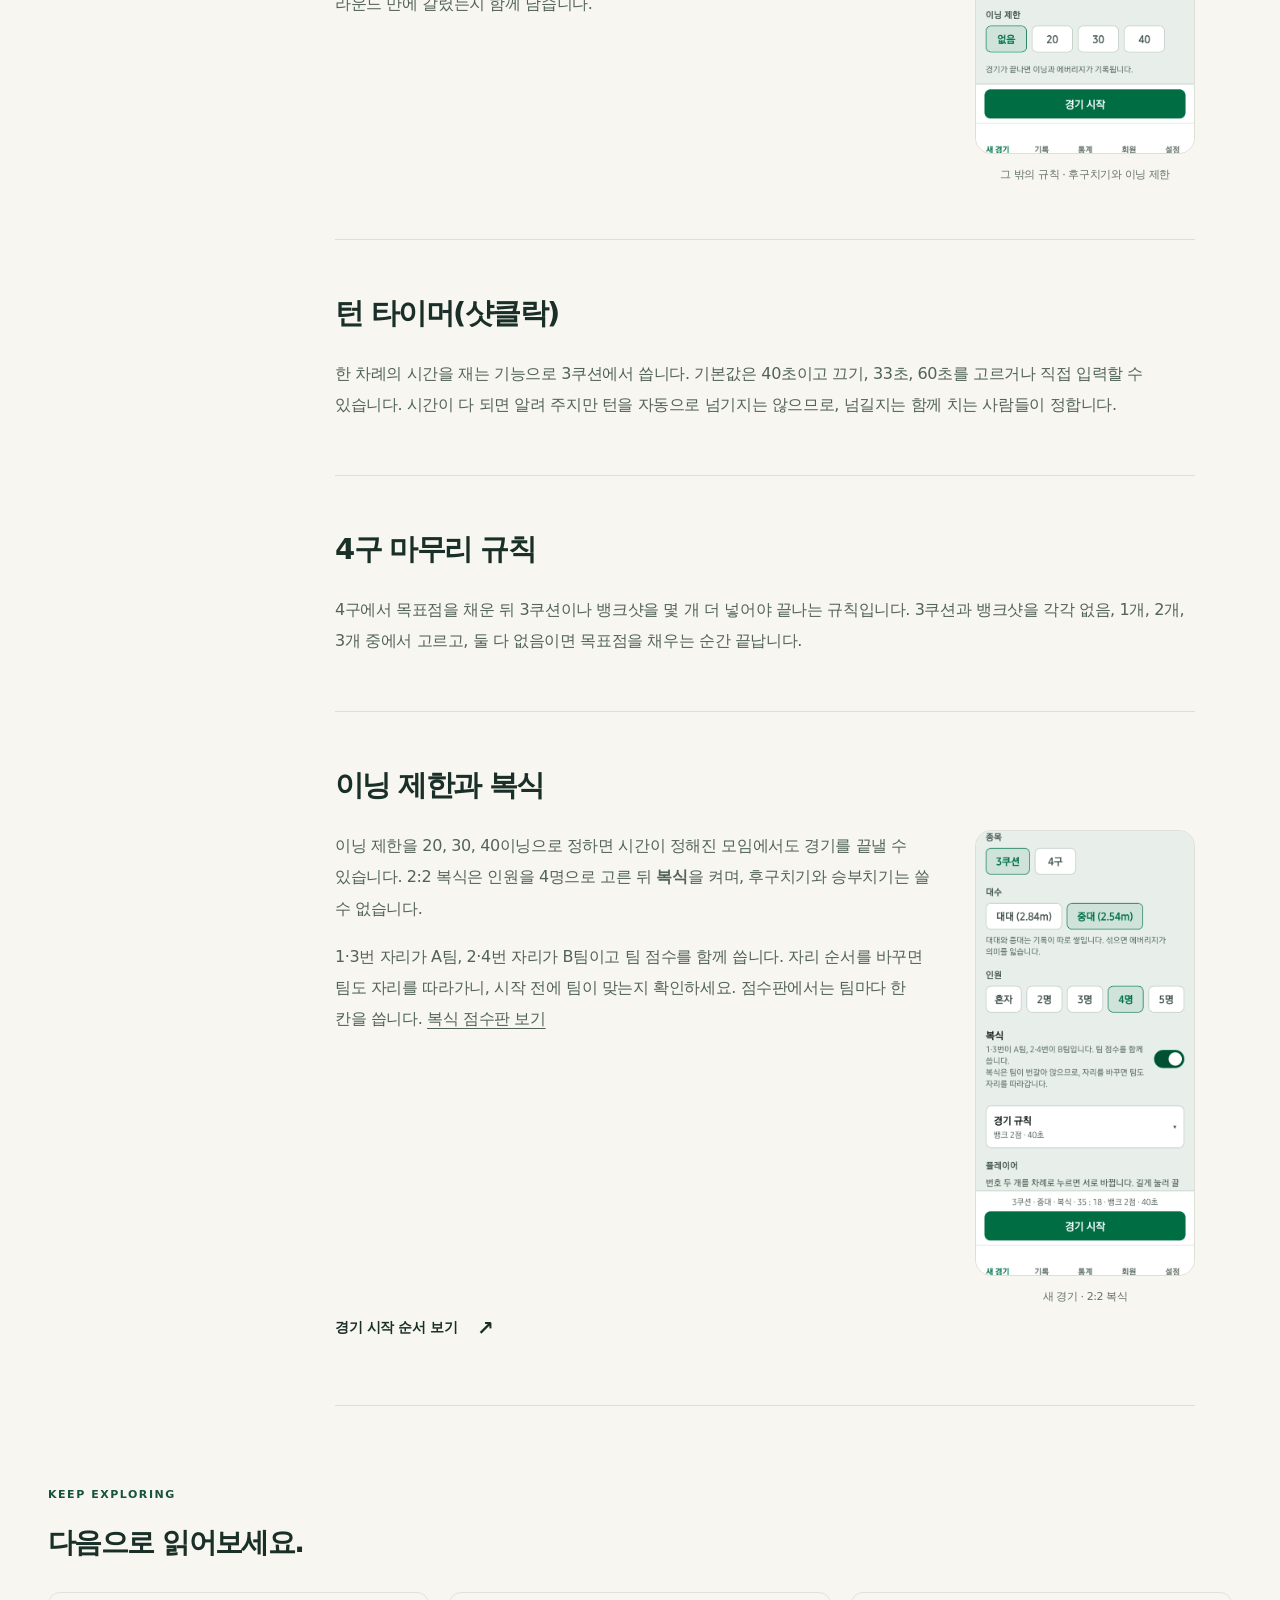
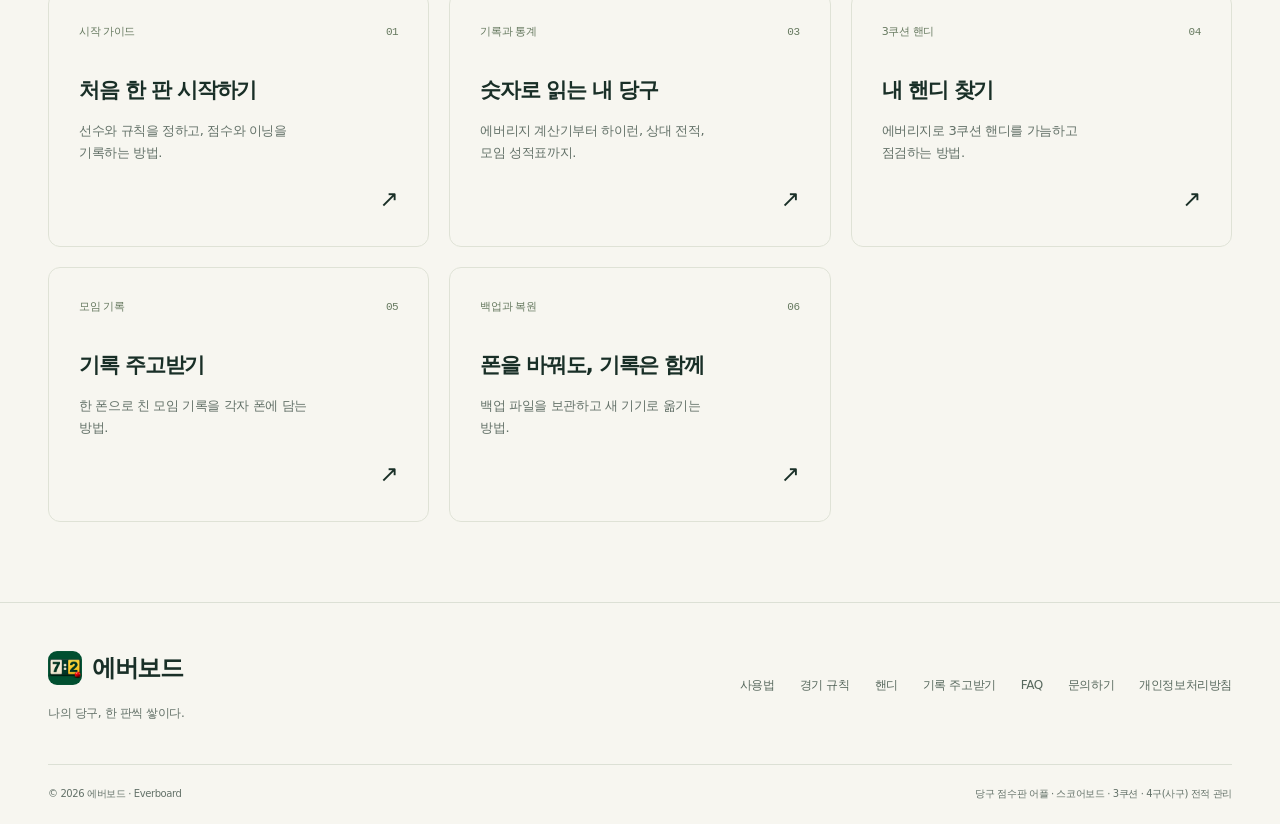
<file: everboard/rules.html>
<!doctype html>
<html lang="ko">
<head><meta charset="utf-8"><meta name="viewport" content="width=device-width, initial-scale=1"><meta name="theme-color" content="#123e31">

<title>3쿠션 경기 규칙 설정 · 뱅크샷 2점, 후구치기, 승부치기, 턴 타이머 — 에버보드</title><meta name="description" content="뱅크샷 1점·2점제, 후구치기, 승부치기, 턴 타이머(샷클락), 4구 마무리 규칙, 이닝 제한과 이닝 세는 법을 정리했습니다."><link rel="canonical" href="https://lds77.github.io/billiards/everboard/rules.html">
<meta property="og:type" content="website"><meta property="og:locale" content="ko_KR"><meta property="og:site_name" content="에버보드"><meta property="og:title" content="3쿠션 경기 규칙 설정 · 뱅크샷 2점, 후구치기, 승부치기, 턴 타이머 — 에버보드"><meta property="og:description" content="뱅크샷 1점·2점제, 후구치기, 승부치기, 턴 타이머(샷클락), 4구 마무리 규칙, 이닝 제한과 이닝 세는 법을 정리했습니다."><meta property="og:url" content="https://lds77.github.io/billiards/everboard/rules.html"><meta property="og:image" content="https://lds77.github.io/billiards/everboard/assets/social.png"><meta property="og:image:width" content="1200"><meta property="og:image:height" content="630"><meta property="og:image:alt" content="에버보드 — 한 판의 점수에서, 나만의 기록으로"><meta name="twitter:card" content="summary_large_image">
<link rel="icon" type="image/png" sizes="96x96" href="assets/icon-96.png"><link rel="apple-touch-icon" href="assets/icon-180.png"><link rel="alternate" type="application/rss+xml" title="에버보드 안내" href="feed.xml"><link rel="stylesheet" href="style.css"><script src="site.js" defer></script>
<script type="application/ld+json">{"@context":"https://schema.org","@type":"WebPage","name":"3쿠션 경기 규칙 설정 · 뱅크샷 2점, 후구치기, 승부치기, 턴 타이머 — 에버보드","description":"뱅크샷 1점·2점제, 후구치기, 승부치기, 턴 타이머(샷클락), 4구 마무리 규칙, 이닝 제한과 이닝 세는 법을 정리했습니다.","url":"https://lds77.github.io/billiards/everboard/rules.html","inLanguage":"ko","dateModified":"2026-11-27","isPartOf":{"@type":"WebSite","name":"에버보드","url":"https://lds77.github.io/billiards/everboard/"}}</script>
<script type="application/ld+json">{"@context":"https://schema.org","@type":"BreadcrumbList","itemListElement":[{"@type":"ListItem","position":1,"name":"에버보드","item":"https://lds77.github.io/billiards/everboard/"},{"@type":"ListItem","position":2,"name":"뱅크샷 · 후구치기 · 승부치기 · 턴 타이머 · 이닝","item":"https://lds77.github.io/billiards/everboard/rules.html"}]}</script>
</head><body>
<a class="skip-link" href="#main">본문으로 바로가기</a>
<header class="site-header"><div class="wrap nav-inner"><a class="brand" href="./" aria-label="에버보드 홈"><img src="assets/icon-96.png" alt="" width="34" height="34"><span>에버보드</span></a>
<button class="menu-toggle" type="button" aria-controls="site-nav" aria-expanded="false" hidden>메뉴 <span aria-hidden="true">☰</span></button>
<nav id="site-nav" class="site-nav" aria-label="주요 메뉴"><a href="guide.html">사용법</a><a href="rules.html" aria-current="page">경기 규칙</a><a href="stats.html">기록·통계</a><a href="handicap.html">핸디</a><a href="share.html">기록 주고받기</a><a href="backup.html">백업</a><a href="faq.html">FAQ</a><a class="nav-download" href="./#download">앱 다운로드 <span aria-hidden="true">↗</span></a></nav></div></header>
<main id="main">
    <header class="article-header wrap"><a class="breadcrumb" href="./">에버보드 <span aria-hidden="true">/</span> 뱅크샷 · 후구치기 · 승부치기 · 턴 타이머 · 이닝</a><p class="eyebrow">HOUSE RULES</p><h1>우리 모임 규칙대로,<br>당구 경기 규칙.</h1><p class="section-lead">뱅크샷 · 후구치기 · 승부치기 · 턴 타이머 · 이닝</p></header>
    <div class="wrap article-layout"><nav class="article-toc" aria-label="이 페이지의 목차"><span>이 페이지에서</span><a href="#summary">규칙 한눈에</a><a href="#target">목표점</a><a href="#inning">이닝 세는 법</a><a href="#bank">뱅크샷</a><a href="#equalizing">후구치기·승부치기</a><a href="#timer">턴 타이머</a><a href="#finish-rule">4구 마무리</a><a href="#limit">이닝 제한·복식</a></nav><article class="article-body">
<div class="article-intro"><p>동호회마다 규칙이 조금씩 다릅니다. 에버보드는 새 경기를 시작할 때 우리 모임 규칙을 고르고, 같은 규칙의 기록끼리 통계를 모읍니다.</p><aside class="note">규칙은 새 경기 화면의 <strong>경기 규칙</strong>과 <strong>그 밖의 규칙</strong>에서 고릅니다. 점수판의 종목·인원·규칙은 모두 무료입니다.</aside></div>
<section id="summary"><h2>에버보드에서 고를 수 있는 규칙</h2><div class="table-scroll"><table><caption>규칙별 선택지와 쓸 수 있는 경기</caption><thead><tr><th scope="col">규칙</th><th scope="col">선택지</th><th scope="col">쓸 수 있는 경기</th></tr></thead><tbody><tr><th scope="row">초구 수구</th><td>노랑 · 흰공</td><td>2인 이상</td></tr><tr><th scope="row">뱅크샷 득점</th><td>1점 · 2점</td><td>3쿠션</td></tr><tr><th scope="row">후구치기</th><td>켜기 · 끄기</td><td>3쿠션 2인 개인전</td></tr><tr><th scope="row">무승부 처리</th><td>무승부 인정 · 승부치기</td><td>후구치기를 켠 경기</td></tr><tr><th scope="row">턴 타이머</th><td>끄기 · 33초 · 40초 · 60초 · 직접 입력</td><td>3쿠션</td></tr><tr><th scope="row">마무리 규칙</th><td>3쿠션 · 뱅크샷 각각 없음~3개</td><td>4구</td></tr><tr><th scope="row">이닝 제한</th><td>없음 · 20 · 30 · 40이닝</td><td>전체</td></tr></tbody></table></div></section>
<section id="target"><h2>목표점은 얼마로 시작하나요?</h2><p>3쿠션은 20점, 4구(사구)는 200점에서 시작합니다. 3쿠션은 5~99점, 4구는 10점 단위로 10~990점까지 정할 수 있고, 선수마다 목표점을 다르게 둘 수 있습니다. 내 핸디를 어떻게 정할지 궁금하다면 <a href="handicap.html">3쿠션 핸디 정하는 법</a>을 참고하세요.</p></section>
<section id="inning"><h2>이닝은 어떻게 세나요?</h2><p>이닝은 그 사람이 큐를 잡은 횟수입니다. 미스로 끝나든 목표점을 채워 끝나든, 한 차례가 끝나면 1이닝입니다. 마지막 이닝을 빼면 에버리지가 실제보다 높게 나오므로 에버보드는 마지막 이닝까지 셉니다.</p><aside class="note">복식은 목표에 닿았을 때 큐를 잡고 있던 사람만 이닝을 씁니다. 4구 마무리 규칙을 쓰면 에버리지는 목표점을 채운 이닝까지로 계산합니다.</aside></section>
<section id="bank"><h2>뱅크샷은 1점인가요, 2점인가요?</h2><div class="article-split"><div><p>모임 규칙에 맞춰 고르면 됩니다. 프로당구(PBA) 룰은 2점이고, 1점으로 세는 동호회도 많습니다. 2점제는 같은 실력이라도 에버리지가 높게 나오므로, 에버보드는 1점제와 2점제의 통계를 따로 모읍니다.</p><p>초구 수구도 같은 화면에서 고릅니다. 초구를 잡는 사람이 쓰는 공이며, 고르면 1번·2번 자리 색이 바뀝니다.</p></div><figure class="article-phone"><img class="" src="assets/setup-rules.png" alt="새 경기 화면에서 종목, 대수, 인원, 초구 수구와 뱅크샷 점수를 선택하는 모습" width="1080" height="2316" loading="lazy" decoding="async"><figcaption>새 경기 · 경기 규칙</figcaption></figure></div></section>
<section id="equalizing"><h2>후구치기와 승부치기</h2><div class="article-split"><div><h3>후구치기</h3><p>선공이 먼저 목표점을 채워도 후공에게 같은 이닝 수를 주는 규칙입니다. 3쿠션 2인 개인전에서 쓸 수 있습니다.</p><h3>승부치기</h3><p>후구치기로 같은 이닝에 둘 다 끝났을 때 무승부로 인정할지, 승부치기를 할지 미리 고릅니다. 승부치기는 한 이닝씩 더 쳐서 득점이 갈리는 이닝에 승부를 냅니다. 승부치기의 득점과 이닝은 정규 경기 점수와 에버리지에 더해지지 않으며, 기록에는 몇 라운드 만에 갈렸는지 함께 남습니다.</p></div><figure class="article-phone"><img class="" src="assets/setup-players.png" alt="새 경기의 그 밖의 규칙을 펼친 화면. 후구치기 스위치와 이닝 제한 선택이 보입니다." width="1080" height="2197" loading="lazy" decoding="async"><figcaption>그 밖의 규칙 · 후구치기와 이닝 제한</figcaption></figure></div></section>
<section id="timer"><h2>턴 타이머(샷클락)</h2><p>한 차례의 시간을 재는 기능으로 3쿠션에서 씁니다. 기본값은 40초이고 끄기, 33초, 60초를 고르거나 직접 입력할 수 있습니다. 시간이 다 되면 알려 주지만 턴을 자동으로 넘기지는 않으므로, 넘길지는 함께 치는 사람들이 정합니다.</p></section>
<section id="finish-rule"><h2>4구 마무리 규칙</h2><p>4구에서 목표점을 채운 뒤 3쿠션이나 뱅크샷을 몇 개 더 넣어야 끝나는 규칙입니다. 3쿠션과 뱅크샷을 각각 없음, 1개, 2개, 3개 중에서 고르고, 둘 다 없음이면 목표점을 채우는 순간 끝납니다.</p></section>
<section id="limit"><h2>이닝 제한과 복식</h2><div class="article-split"><div><p>이닝 제한을 20, 30, 40이닝으로 정하면 시간이 정해진 모임에서도 경기를 끝낼 수 있습니다. 2:2 복식은 인원을 4명으로 고른 뒤 <b>복식</b>을 켜며, 후구치기와 승부치기는 쓸 수 없습니다.</p><p>1·3번 자리가 A팀, 2·4번 자리가 B팀이고 팀 점수를 함께 씁니다. 자리 순서를 바꾸면 팀도 자리를 따라가니, 시작 전에 팀이 맞는지 확인하세요. 점수판에서는 팀마다 한 칸을 씁니다. <a href="guide.html#score">복식 점수판 보기</a></p></div><figure class="article-phone"><img class="" src="assets/setup-doubles.png" alt="새 경기에서 인원 4명을 고르고 복식을 켠 화면. 1·3번이 A팀, 2·4번이 B팀이라는 안내와 경기 규칙이 보입니다." width="1080" height="2197" loading="lazy" decoding="async"><figcaption>새 경기 · 2:2 복식</figcaption></figure></div><a class="text-link" href="guide.html">경기 시작 순서 보기 <span aria-hidden="true">↗</span></a></section></article></div>
    <section class="wrap related"><p class="eyebrow">KEEP EXPLORING</p><h2>다음으로 읽어보세요.</h2><div class="guide-grid"><a class="guide-card" href="guide.html"><span class="guide-top"><span>시작 가이드</span><span aria-hidden="true">01</span></span><h3>처음 한 판 시작하기</h3><p>선수와 규칙을 정하고, 점수와 이닝을 기록하는 방법.</p><span class="card-arrow" aria-hidden="true">↗</span></a><a class="guide-card" href="stats.html"><span class="guide-top"><span>기록과 통계</span><span aria-hidden="true">03</span></span><h3>숫자로 읽는 내 당구</h3><p>에버리지 계산기부터 하이런, 상대 전적, 모임 성적표까지.</p><span class="card-arrow" aria-hidden="true">↗</span></a><a class="guide-card" href="handicap.html"><span class="guide-top"><span>3쿠션 핸디</span><span aria-hidden="true">04</span></span><h3>내 핸디 찾기</h3><p>에버리지로 3쿠션 핸디를 가늠하고 점검하는 방법.</p><span class="card-arrow" aria-hidden="true">↗</span></a><a class="guide-card" href="share.html"><span class="guide-top"><span>모임 기록</span><span aria-hidden="true">05</span></span><h3>기록 주고받기</h3><p>한 폰으로 친 모임 기록을 각자 폰에 담는 방법.</p><span class="card-arrow" aria-hidden="true">↗</span></a><a class="guide-card" href="backup.html"><span class="guide-top"><span>백업과 복원</span><span aria-hidden="true">06</span></span><h3>폰을 바꿔도, 기록은 함께</h3><p>백업 파일을 보관하고 새 기기로 옮기는 방법.</p><span class="card-arrow" aria-hidden="true">↗</span></a></div></section></main>
<footer class="site-footer"><div class="wrap footer-top"><div><a class="brand" href="./"><img src="assets/icon-96.png" alt="" width="34" height="34"><span>에버보드</span></a><p>나의 당구, 한 판씩 쌓이다.</p></div><div class="footer-links"><a href="guide.html">사용법</a><a href="rules.html">경기 규칙</a><a href="handicap.html">핸디</a><a href="share.html">기록 주고받기</a><a href="faq.html">FAQ</a><a href="mailto:dongsikl51@gmail.com">문의하기</a><a href="https://lds77.github.io/billiards/privacy.html">개인정보처리방침</a></div></div><div class="wrap footer-bottom"><span>© 2026 에버보드 · Everboard</span><span>당구 점수판 어플 · 스코어보드 · 3쿠션 · 4구(사구) 전적 관리</span></div></footer>
</body></html>
</file>
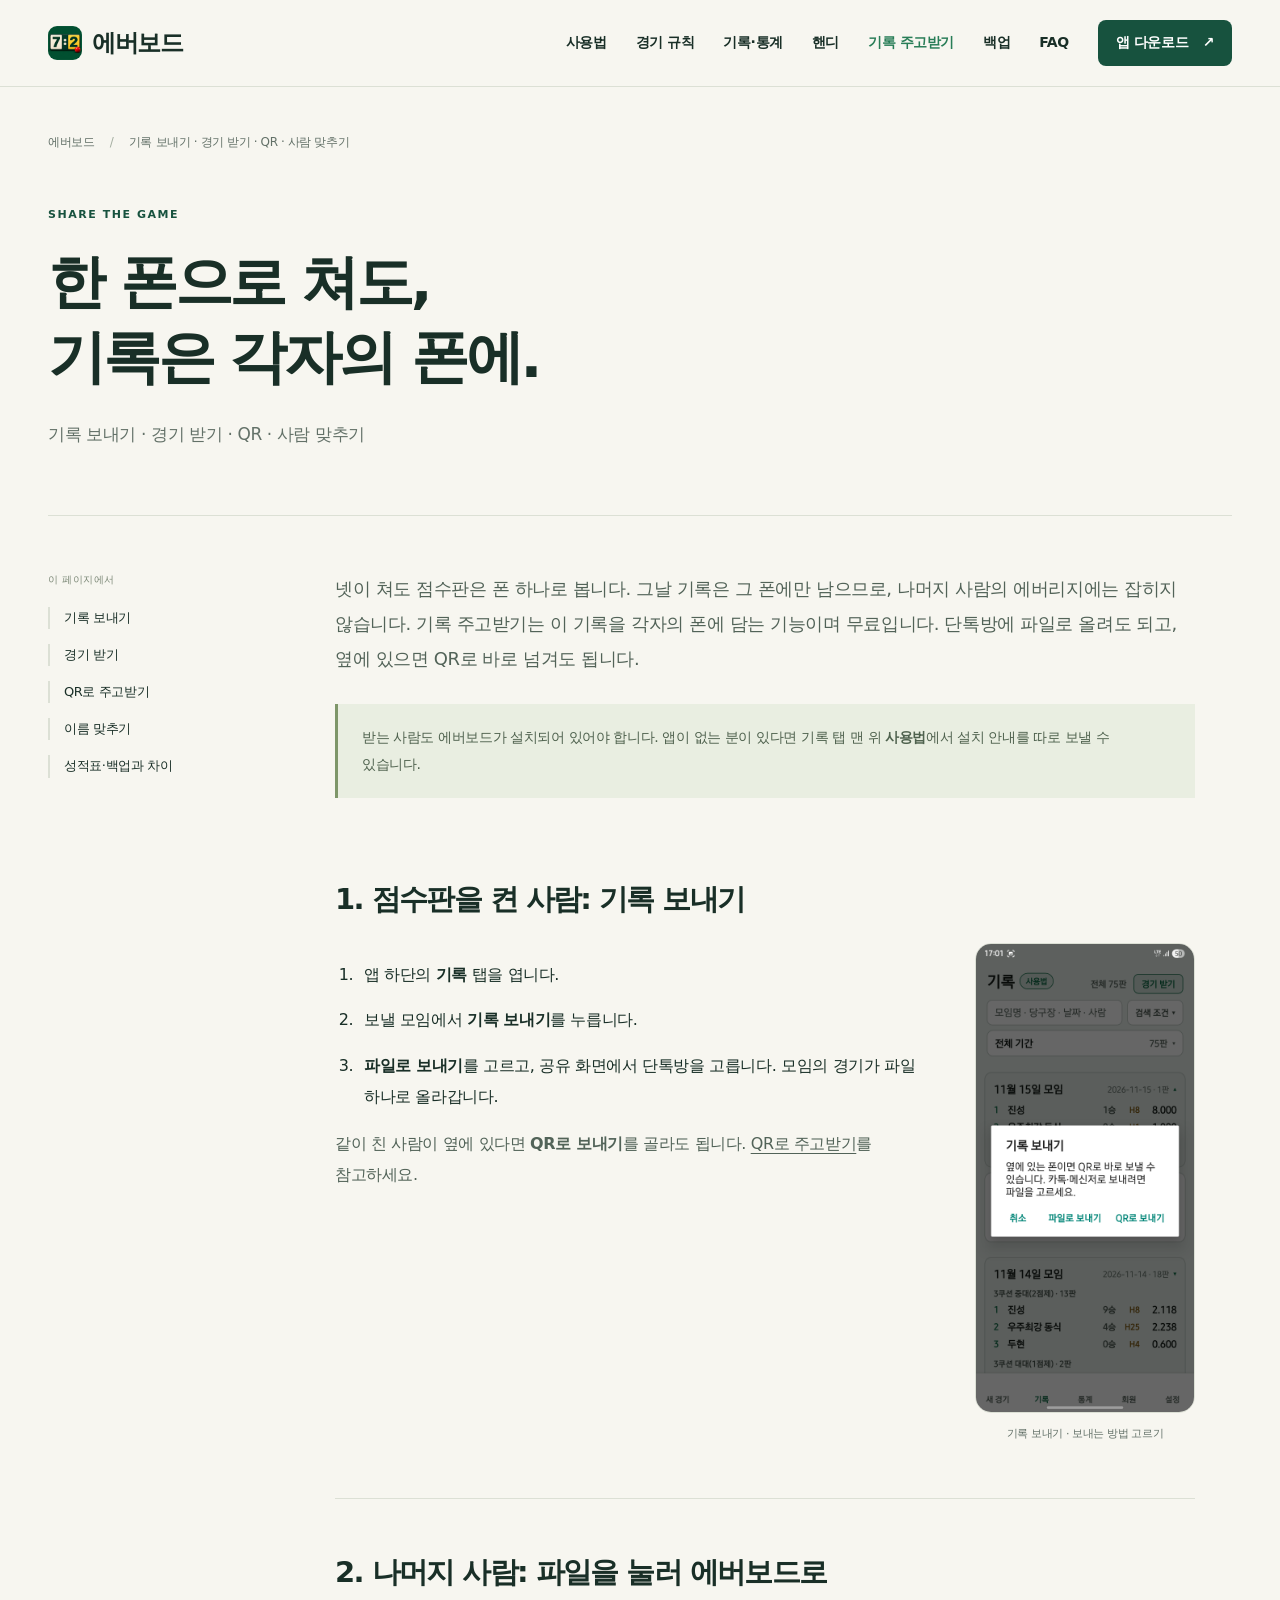
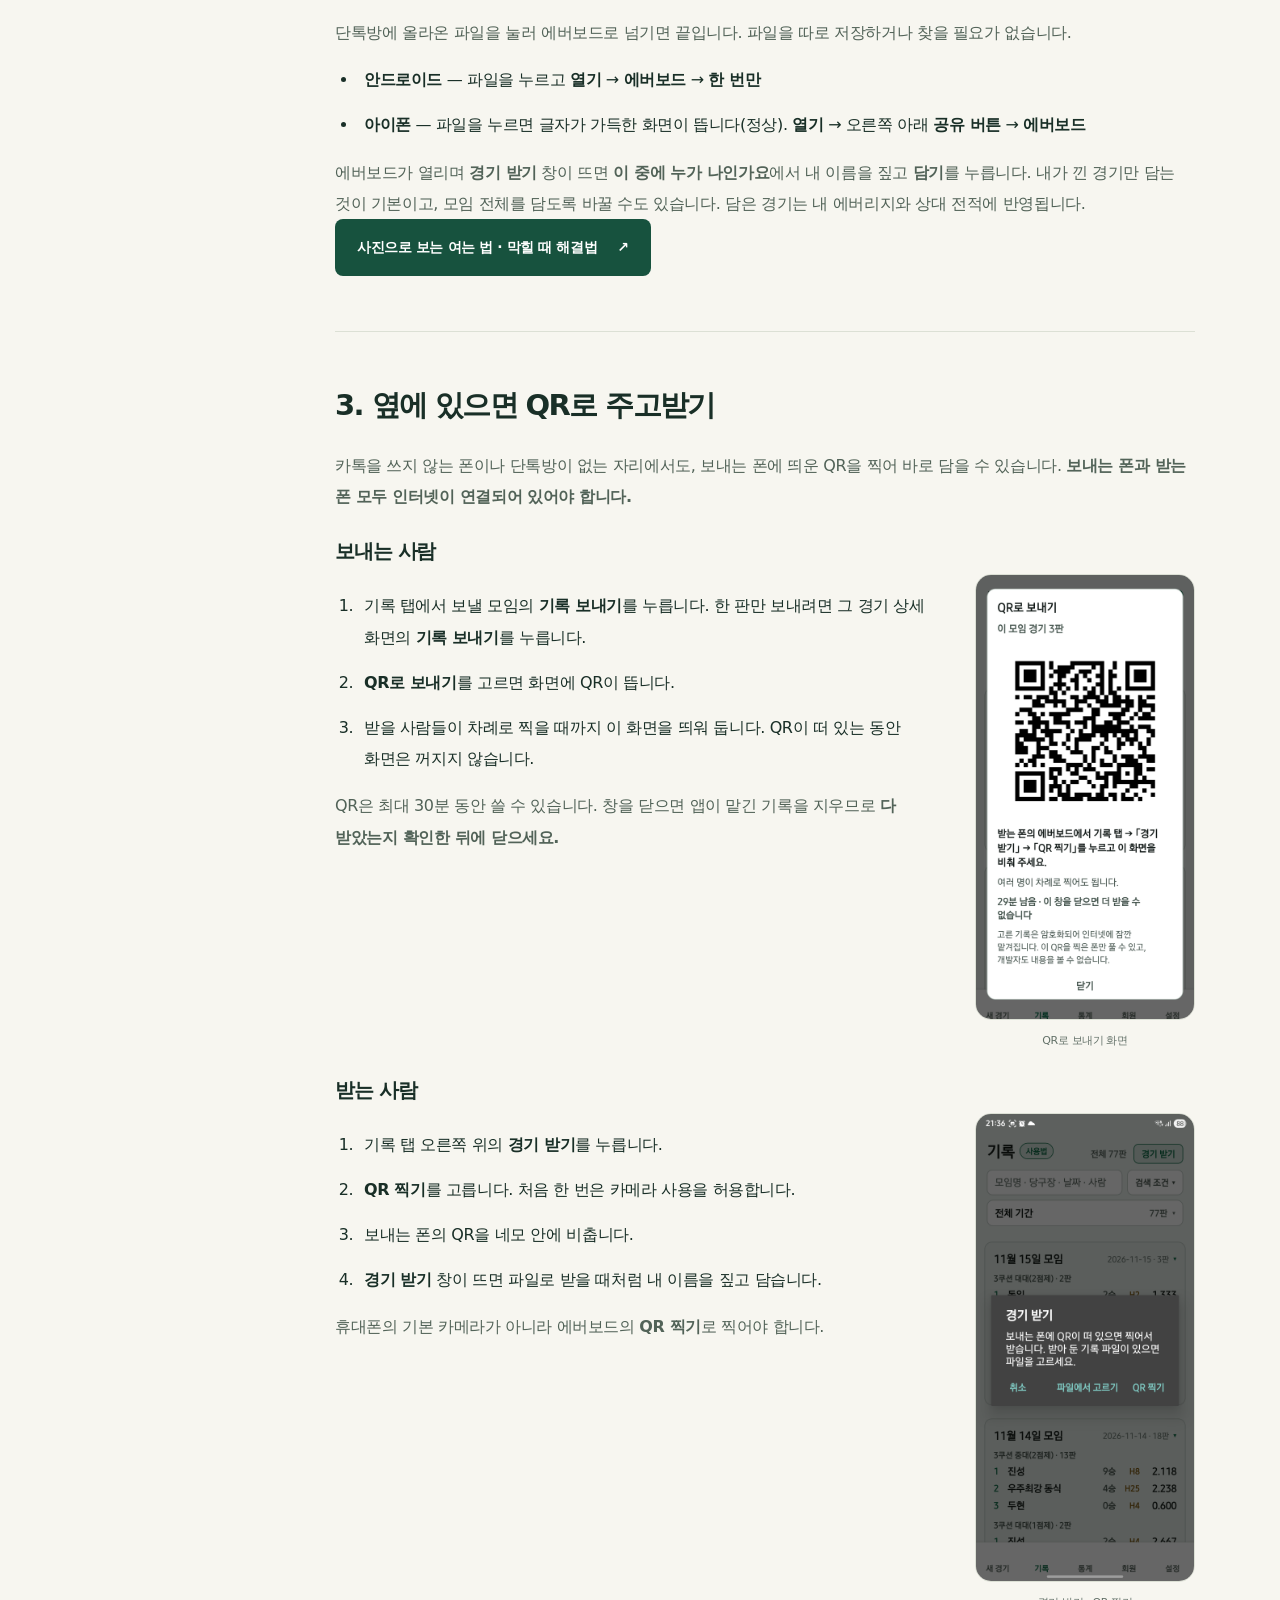
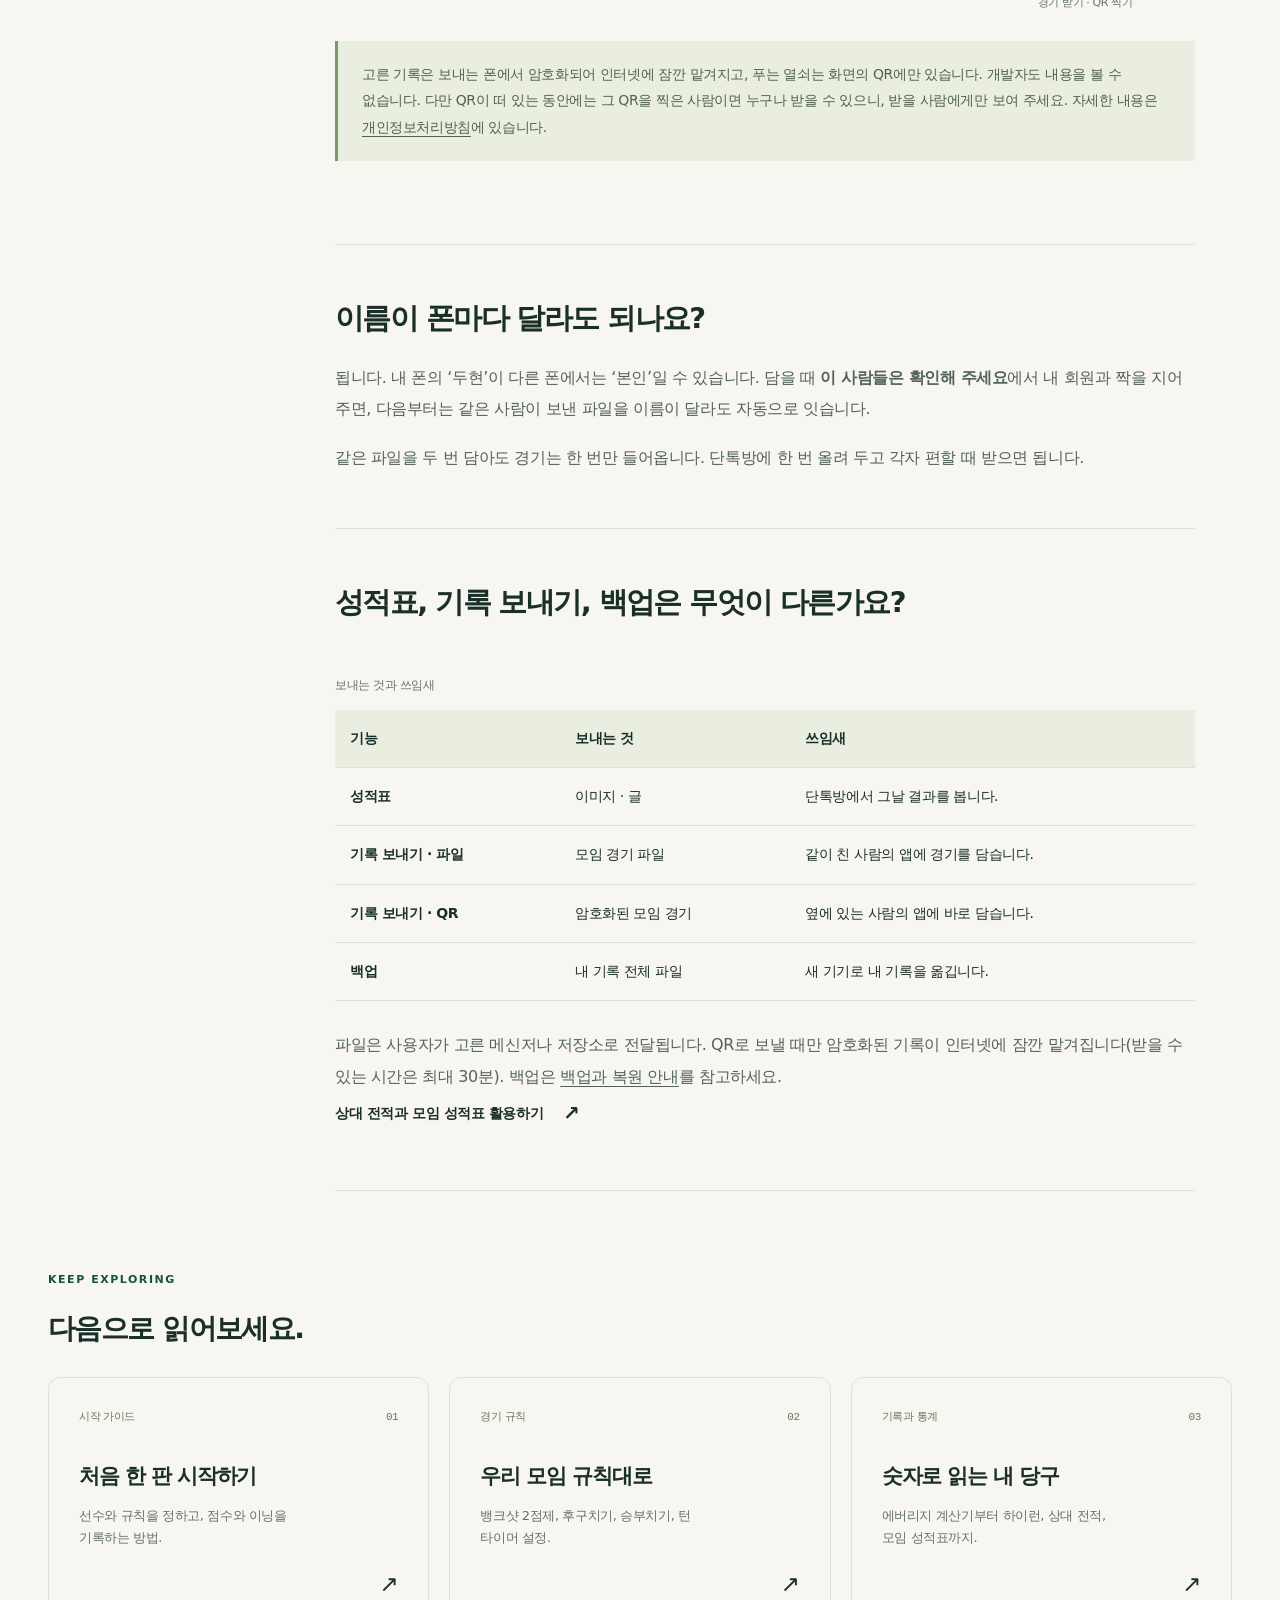
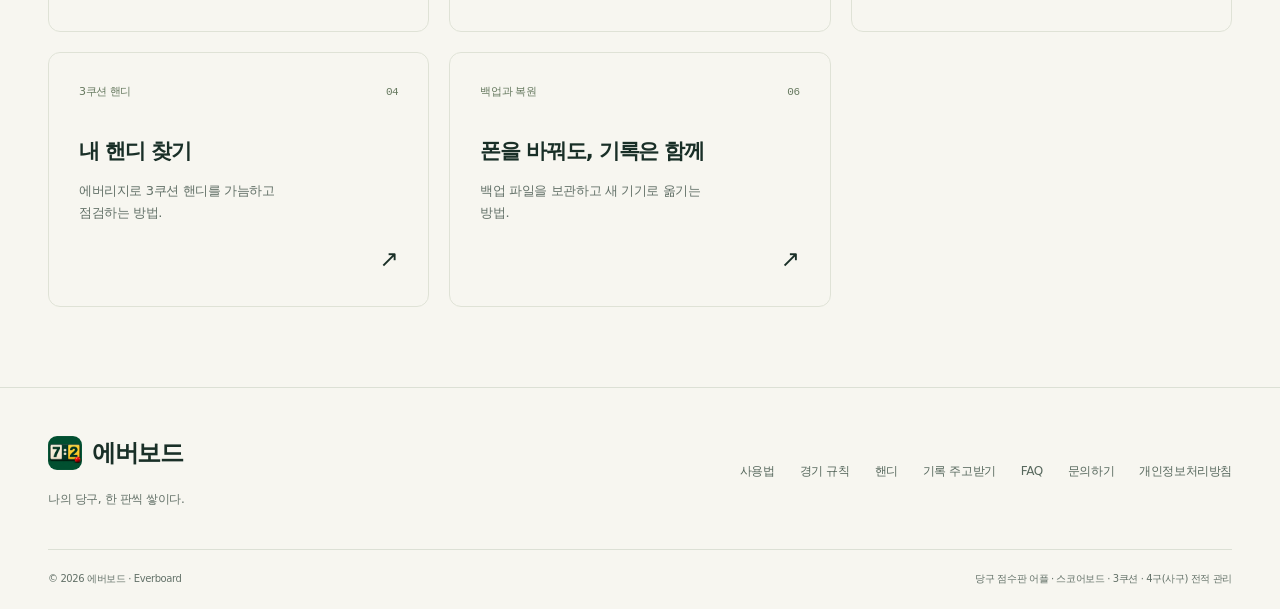
<file: everboard/share.html>
<!doctype html>
<html lang="ko">
<head><meta charset="utf-8"><meta name="viewport" content="width=device-width, initial-scale=1"><meta name="theme-color" content="#123e31">

<title>당구 모임 기록 나눠 갖기 · 기록 보내기와 경기 받기, QR — 에버보드</title><meta name="description" content="한 폰으로 친 당구 모임 기록을 단톡방 파일이나 QR로 보내 각자의 앱에 담는 방법. 기록 보내기, 경기 받기, QR 찍기, 성적표와 백업의 차이를 안내합니다."><link rel="canonical" href="https://lds77.github.io/billiards/everboard/share.html">
<meta property="og:type" content="website"><meta property="og:locale" content="ko_KR"><meta property="og:site_name" content="에버보드"><meta property="og:title" content="당구 모임 기록 나눠 갖기 · 기록 보내기와 경기 받기, QR — 에버보드"><meta property="og:description" content="한 폰으로 친 당구 모임 기록을 단톡방 파일이나 QR로 보내 각자의 앱에 담는 방법. 기록 보내기, 경기 받기, QR 찍기, 성적표와 백업의 차이를 안내합니다."><meta property="og:url" content="https://lds77.github.io/billiards/everboard/share.html"><meta property="og:image" content="https://lds77.github.io/billiards/everboard/assets/social.png"><meta property="og:image:width" content="1200"><meta property="og:image:height" content="630"><meta property="og:image:alt" content="에버보드 — 한 판의 점수에서, 나만의 기록으로"><meta name="twitter:card" content="summary_large_image">
<link rel="icon" type="image/png" sizes="96x96" href="assets/icon-96.png"><link rel="apple-touch-icon" href="assets/icon-180.png"><link rel="alternate" type="application/rss+xml" title="에버보드 안내" href="feed.xml"><link rel="stylesheet" href="style.css"><script src="site.js" defer></script>
<script type="application/ld+json">{"@context":"https://schema.org","@type":"WebPage","name":"당구 모임 기록 나눠 갖기 · 기록 보내기와 경기 받기, QR — 에버보드","description":"한 폰으로 친 당구 모임 기록을 단톡방 파일이나 QR로 보내 각자의 앱에 담는 방법. 기록 보내기, 경기 받기, QR 찍기, 성적표와 백업의 차이를 안내합니다.","url":"https://lds77.github.io/billiards/everboard/share.html","inLanguage":"ko","dateModified":"2026-11-27","isPartOf":{"@type":"WebSite","name":"에버보드","url":"https://lds77.github.io/billiards/everboard/"}}</script>
<script type="application/ld+json">{"@context":"https://schema.org","@type":"BreadcrumbList","itemListElement":[{"@type":"ListItem","position":1,"name":"에버보드","item":"https://lds77.github.io/billiards/everboard/"},{"@type":"ListItem","position":2,"name":"기록 보내기 · 경기 받기 · QR · 사람 맞추기","item":"https://lds77.github.io/billiards/everboard/share.html"}]}</script>
</head><body>
<a class="skip-link" href="#main">본문으로 바로가기</a>
<header class="site-header"><div class="wrap nav-inner"><a class="brand" href="./" aria-label="에버보드 홈"><img src="assets/icon-96.png" alt="" width="34" height="34"><span>에버보드</span></a>
<button class="menu-toggle" type="button" aria-controls="site-nav" aria-expanded="false" hidden>메뉴 <span aria-hidden="true">☰</span></button>
<nav id="site-nav" class="site-nav" aria-label="주요 메뉴"><a href="guide.html">사용법</a><a href="rules.html">경기 규칙</a><a href="stats.html">기록·통계</a><a href="handicap.html">핸디</a><a href="share.html" aria-current="page">기록 주고받기</a><a href="backup.html">백업</a><a href="faq.html">FAQ</a><a class="nav-download" href="./#download">앱 다운로드 <span aria-hidden="true">↗</span></a></nav></div></header>
<main id="main">
    <header class="article-header wrap"><a class="breadcrumb" href="./">에버보드 <span aria-hidden="true">/</span> 기록 보내기 · 경기 받기 · QR · 사람 맞추기</a><p class="eyebrow">SHARE THE GAME</p><h1>한 폰으로 쳐도,<br>기록은 각자의 폰에.</h1><p class="section-lead">기록 보내기 · 경기 받기 · QR · 사람 맞추기</p></header>
    <div class="wrap article-layout"><nav class="article-toc" aria-label="이 페이지의 목차"><span>이 페이지에서</span><a href="#send">기록 보내기</a><a href="#receive">경기 받기</a><a href="#qr">QR로 주고받기</a><a href="#match">이름 맞추기</a><a href="#difference">성적표·백업과 차이</a></nav><article class="article-body">
<div class="article-intro"><p>넷이 쳐도 점수판은 폰 하나로 봅니다. 그날 기록은 그 폰에만 남으므로, 나머지 사람의 에버리지에는 잡히지 않습니다. 기록 주고받기는 이 기록을 각자의 폰에 담는 기능이며 무료입니다. 단톡방에 파일로 올려도 되고, 옆에 있으면 QR로 바로 넘겨도 됩니다.</p><aside class="note">받는 사람도 에버보드가 설치되어 있어야 합니다. 앱이 없는 분이 있다면 기록 탭 맨 위 <strong>사용법</strong>에서 설치 안내를 따로 보낼 수 있습니다.</aside></div>
<section id="send"><h2>1. 점수판을 켠 사람: 기록 보내기</h2><div class="article-split"><div><ol><li>앱 하단의 <strong>기록</strong> 탭을 엽니다.</li><li>보낼 모임에서 <strong>기록 보내기</strong>를 누릅니다.</li><li><strong>파일로 보내기</strong>를 고르고, 공유 화면에서 단톡방을 고릅니다. 모임의 경기가 파일 하나로 올라갑니다.</li></ol><p>같이 친 사람이 옆에 있다면 <strong>QR로 보내기</strong>를 골라도 됩니다. <a href="#qr">QR로 주고받기</a>를 참고하세요.</p></div><figure class="article-phone"><img class="" src="assets/send-choice.png" alt="기록 보내기를 누르면 뜨는 선택 창. 취소, 파일로 보내기, QR로 보내기 버튼이 있습니다." width="1080" height="2316" loading="lazy" decoding="async"><figcaption>기록 보내기 · 보내는 방법 고르기</figcaption></figure></div></section>
<section id="receive"><h2>2. 나머지 사람: 파일을 눌러 에버보드로</h2><p>단톡방에 올라온 파일을 눌러 에버보드로 넘기면 끝입니다. 파일을 따로 저장하거나 찾을 필요가 없습니다.</p><ul><li><strong>안드로이드</strong> — 파일을 누르고 <b>열기</b> → <b>에버보드</b> → <b>한 번만</b></li><li><strong>아이폰</strong> — 파일을 누르면 글자가 가득한 화면이 뜹니다(정상). <b>열기</b> → 오른쪽 아래 <b>공유 버튼</b> → <b>에버보드</b></li></ul><p>에버보드가 열리며 <b>경기 받기</b> 창이 뜨면 <b>이 중에 누가 나인가요</b>에서 내 이름을 짚고 <b>담기</b>를 누릅니다. 내가 낀 경기만 담는 것이 기본이고, 모임 전체를 담도록 바꿀 수도 있습니다. 담은 경기는 내 에버리지와 상대 전적에 반영됩니다.</p><a class="button primary" href="kakao.html">사진으로 보는 여는 법 · 막힐 때 해결법 <span aria-hidden="true">↗</span></a></section>
<section id="qr"><h2>3. 옆에 있으면 QR로 주고받기</h2><p>카톡을 쓰지 않는 폰이나 단톡방이 없는 자리에서도, 보내는 폰에 띄운 QR을 찍어 바로 담을 수 있습니다. <strong>보내는 폰과 받는 폰 모두 인터넷이 연결되어 있어야 합니다.</strong></p><h3>보내는 사람</h3><div class="article-split"><div><ol><li>기록 탭에서 보낼 모임의 <strong>기록 보내기</strong>를 누릅니다. 한 판만 보내려면 그 경기 상세 화면의 <strong>기록 보내기</strong>를 누릅니다.</li><li><strong>QR로 보내기</strong>를 고르면 화면에 QR이 뜹니다.</li><li>받을 사람들이 차례로 찍을 때까지 이 화면을 띄워 둡니다. QR이 떠 있는 동안 화면은 꺼지지 않습니다.</li></ol><p>QR은 최대 30분 동안 쓸 수 있습니다. 창을 닫으면 앱이 맡긴 기록을 지우므로 <strong>다 받았는지 확인한 뒤에 닫으세요.</strong></p></div><figure class="article-phone"><img class="" src="assets/qr-send.png" alt="QR로 보내기 화면. 이 모임 경기 3판의 QR과 받는 방법, 29분 남음이 보입니다." width="1080" height="2197" loading="lazy" decoding="async"><figcaption>QR로 보내기 화면</figcaption></figure></div><h3>받는 사람</h3><div class="article-split"><div><ol><li>기록 탭 오른쪽 위의 <strong>경기 받기</strong>를 누릅니다.</li><li><strong>QR 찍기</strong>를 고릅니다. 처음 한 번은 카메라 사용을 허용합니다.</li><li>보내는 폰의 QR을 네모 안에 비춥니다.</li><li><strong>경기 받기</strong> 창이 뜨면 파일로 받을 때처럼 내 이름을 짚고 담습니다.</li></ol><p>휴대폰의 기본 카메라가 아니라 에버보드의 <strong>QR 찍기</strong>로 찍어야 합니다.</p></div><figure class="article-phone"><img class="" src="assets/receive-choice.png" alt="경기 받기를 누르면 뜨는 선택 창. 취소, 파일에서 고르기, QR 찍기 버튼이 있습니다." width="1080" height="2316" loading="lazy" decoding="async"><figcaption>경기 받기 · QR 찍기</figcaption></figure></div><aside class="note">고른 기록은 보내는 폰에서 암호화되어 인터넷에 잠깐 맡겨지고, 푸는 열쇠는 화면의 QR에만 있습니다. 개발자도 내용을 볼 수 없습니다. 다만 QR이 떠 있는 동안에는 그 QR을 찍은 사람이면 누구나 받을 수 있으니, 받을 사람에게만 보여 주세요. 자세한 내용은 <a href="https://lds77.github.io/billiards/privacy.html">개인정보처리방침</a>에 있습니다.</aside></section>
<section id="match"><h2>이름이 폰마다 달라도 되나요?</h2><p>됩니다. 내 폰의 ‘두현’이 다른 폰에서는 ‘본인’일 수 있습니다. 담을 때 <strong>이 사람들은 확인해 주세요</strong>에서 내 회원과 짝을 지어 주면, 다음부터는 같은 사람이 보낸 파일을 이름이 달라도 자동으로 잇습니다.</p><p>같은 파일을 두 번 담아도 경기는 한 번만 들어옵니다. 단톡방에 한 번 올려 두고 각자 편할 때 받으면 됩니다.</p></section>
<section id="difference"><h2>성적표, 기록 보내기, 백업은 무엇이 다른가요?</h2><div class="table-scroll"><table><caption>보내는 것과 쓰임새</caption><thead><tr><th scope="col">기능</th><th scope="col">보내는 것</th><th scope="col">쓰임새</th></tr></thead><tbody><tr><th scope="row">성적표</th><td>이미지 · 글</td><td>단톡방에서 그날 결과를 봅니다.</td></tr><tr><th scope="row">기록 보내기 · 파일</th><td>모임 경기 파일</td><td>같이 친 사람의 앱에 경기를 담습니다.</td></tr><tr><th scope="row">기록 보내기 · QR</th><td>암호화된 모임 경기</td><td>옆에 있는 사람의 앱에 바로 담습니다.</td></tr><tr><th scope="row">백업</th><td>내 기록 전체 파일</td><td>새 기기로 내 기록을 옮깁니다.</td></tr></tbody></table></div><p>파일은 사용자가 고른 메신저나 저장소로 전달됩니다. QR로 보낼 때만 암호화된 기록이 인터넷에 잠깐 맡겨집니다(받을 수 있는 시간은 최대 30분). 백업은 <a href="backup.html">백업과 복원 안내</a>를 참고하세요.</p><a class="text-link" href="stats.html#together">상대 전적과 모임 성적표 활용하기 <span aria-hidden="true">↗</span></a></section></article></div>
    <section class="wrap related"><p class="eyebrow">KEEP EXPLORING</p><h2>다음으로 읽어보세요.</h2><div class="guide-grid"><a class="guide-card" href="guide.html"><span class="guide-top"><span>시작 가이드</span><span aria-hidden="true">01</span></span><h3>처음 한 판 시작하기</h3><p>선수와 규칙을 정하고, 점수와 이닝을 기록하는 방법.</p><span class="card-arrow" aria-hidden="true">↗</span></a><a class="guide-card" href="rules.html"><span class="guide-top"><span>경기 규칙</span><span aria-hidden="true">02</span></span><h3>우리 모임 규칙대로</h3><p>뱅크샷 2점제, 후구치기, 승부치기, 턴 타이머 설정.</p><span class="card-arrow" aria-hidden="true">↗</span></a><a class="guide-card" href="stats.html"><span class="guide-top"><span>기록과 통계</span><span aria-hidden="true">03</span></span><h3>숫자로 읽는 내 당구</h3><p>에버리지 계산기부터 하이런, 상대 전적, 모임 성적표까지.</p><span class="card-arrow" aria-hidden="true">↗</span></a><a class="guide-card" href="handicap.html"><span class="guide-top"><span>3쿠션 핸디</span><span aria-hidden="true">04</span></span><h3>내 핸디 찾기</h3><p>에버리지로 3쿠션 핸디를 가늠하고 점검하는 방법.</p><span class="card-arrow" aria-hidden="true">↗</span></a><a class="guide-card" href="backup.html"><span class="guide-top"><span>백업과 복원</span><span aria-hidden="true">06</span></span><h3>폰을 바꿔도, 기록은 함께</h3><p>백업 파일을 보관하고 새 기기로 옮기는 방법.</p><span class="card-arrow" aria-hidden="true">↗</span></a></div></section></main>
<footer class="site-footer"><div class="wrap footer-top"><div><a class="brand" href="./"><img src="assets/icon-96.png" alt="" width="34" height="34"><span>에버보드</span></a><p>나의 당구, 한 판씩 쌓이다.</p></div><div class="footer-links"><a href="guide.html">사용법</a><a href="rules.html">경기 규칙</a><a href="handicap.html">핸디</a><a href="share.html">기록 주고받기</a><a href="faq.html">FAQ</a><a href="mailto:dongsikl51@gmail.com">문의하기</a><a href="https://lds77.github.io/billiards/privacy.html">개인정보처리방침</a></div></div><div class="wrap footer-bottom"><span>© 2026 에버보드 · Everboard</span><span>당구 점수판 어플 · 스코어보드 · 3쿠션 · 4구(사구) 전적 관리</span></div></footer>
</body></html>
</file>
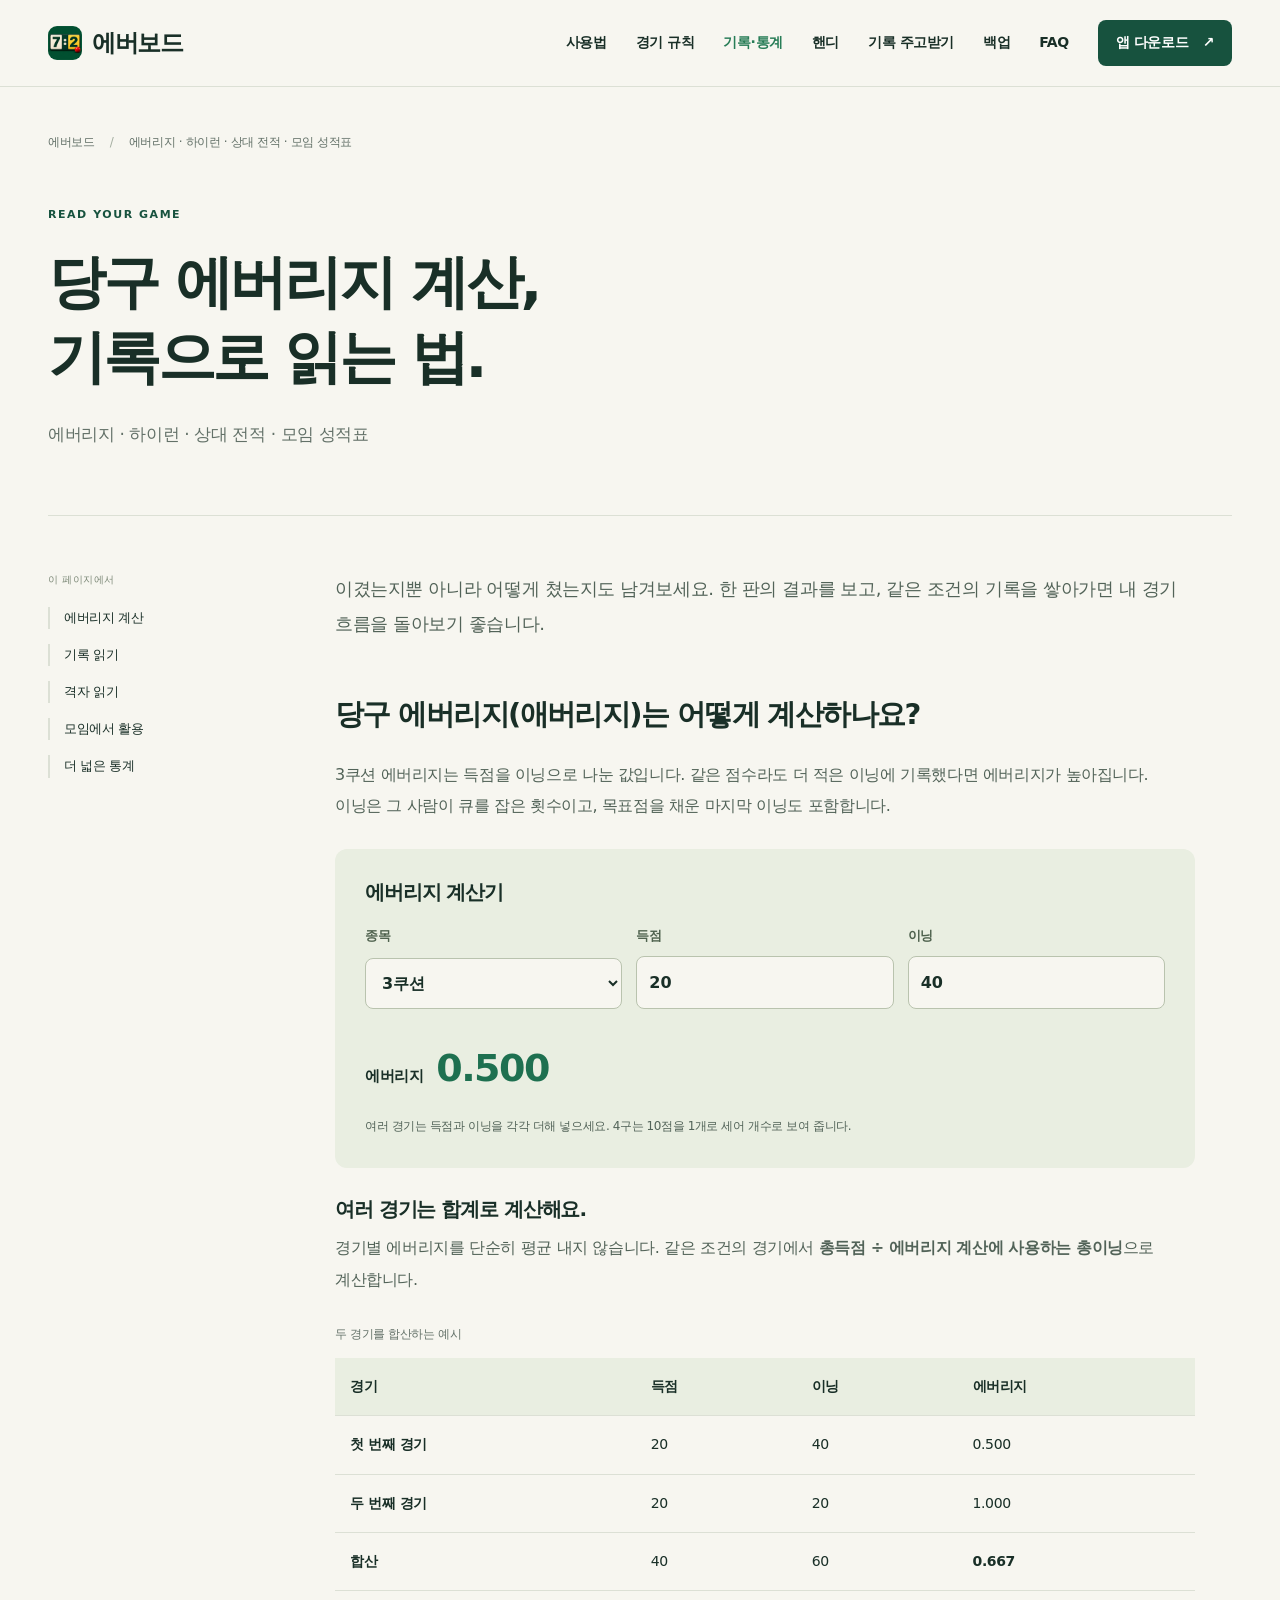
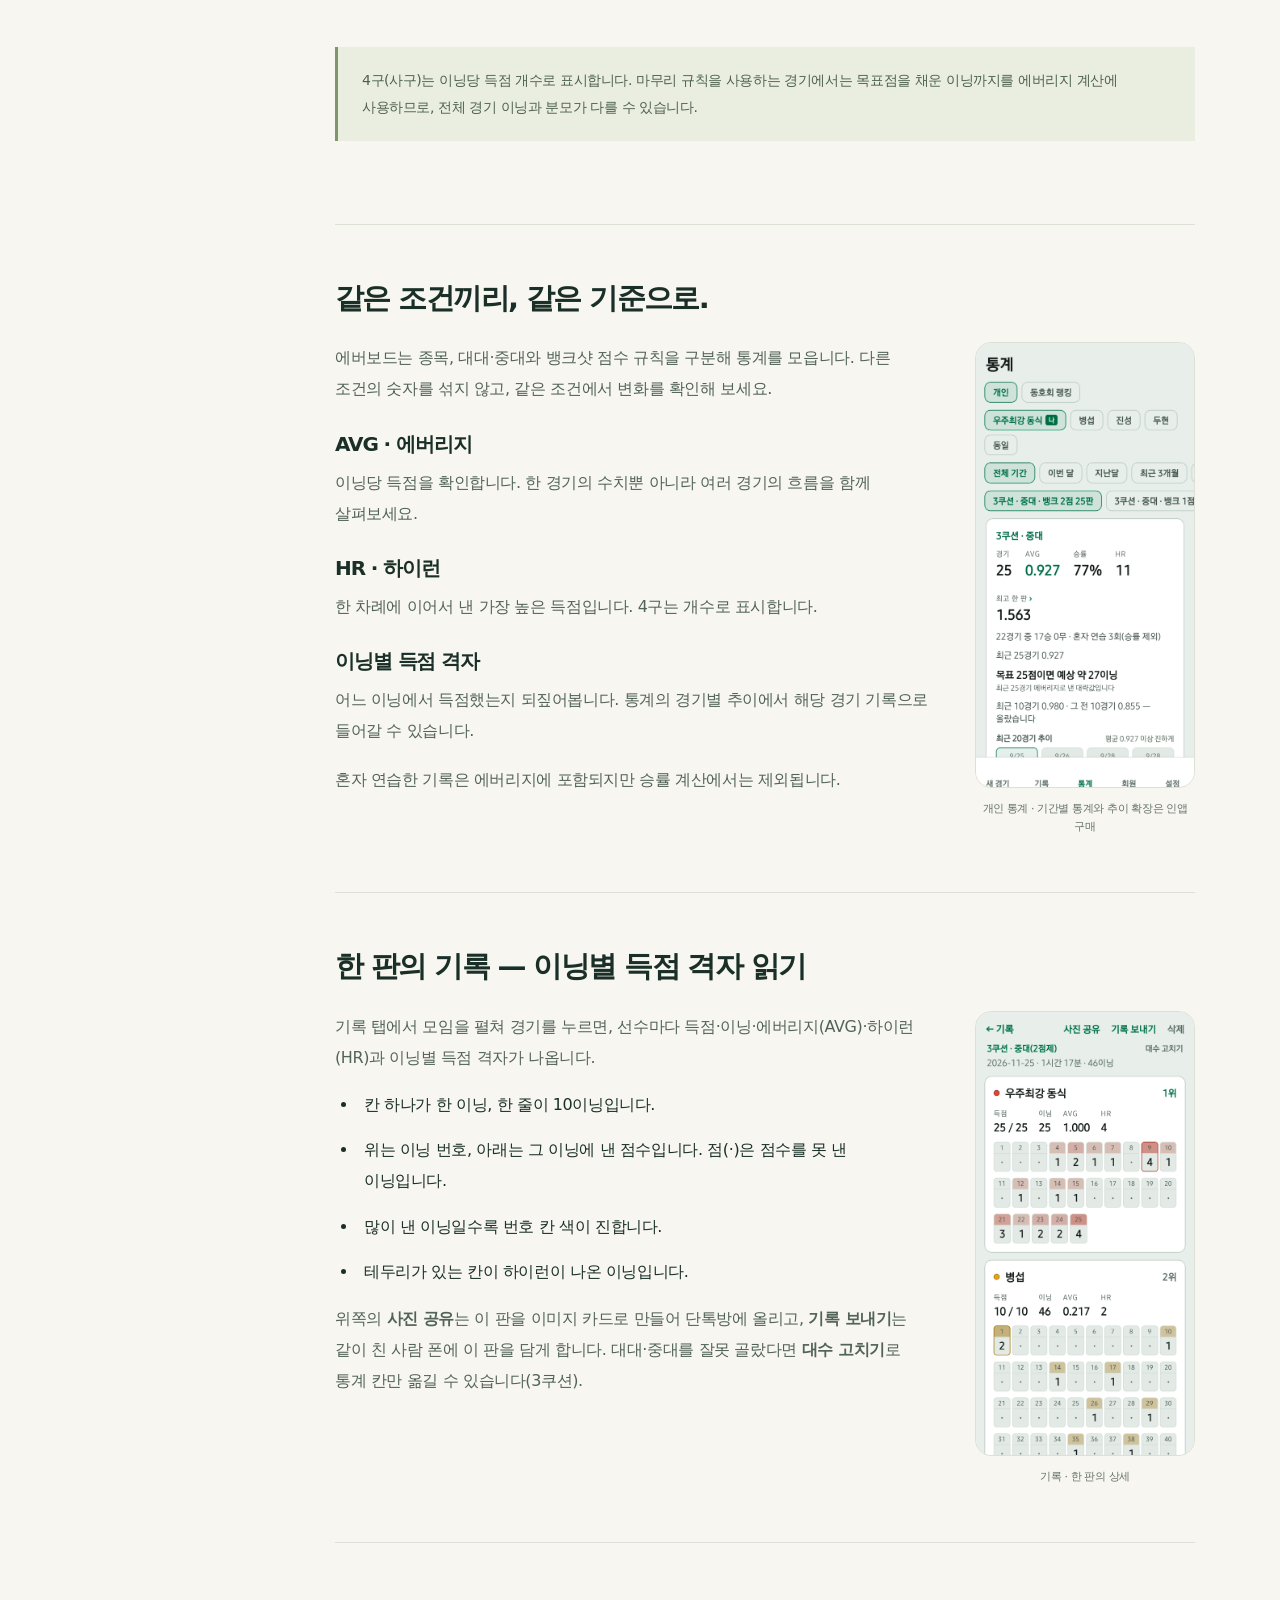
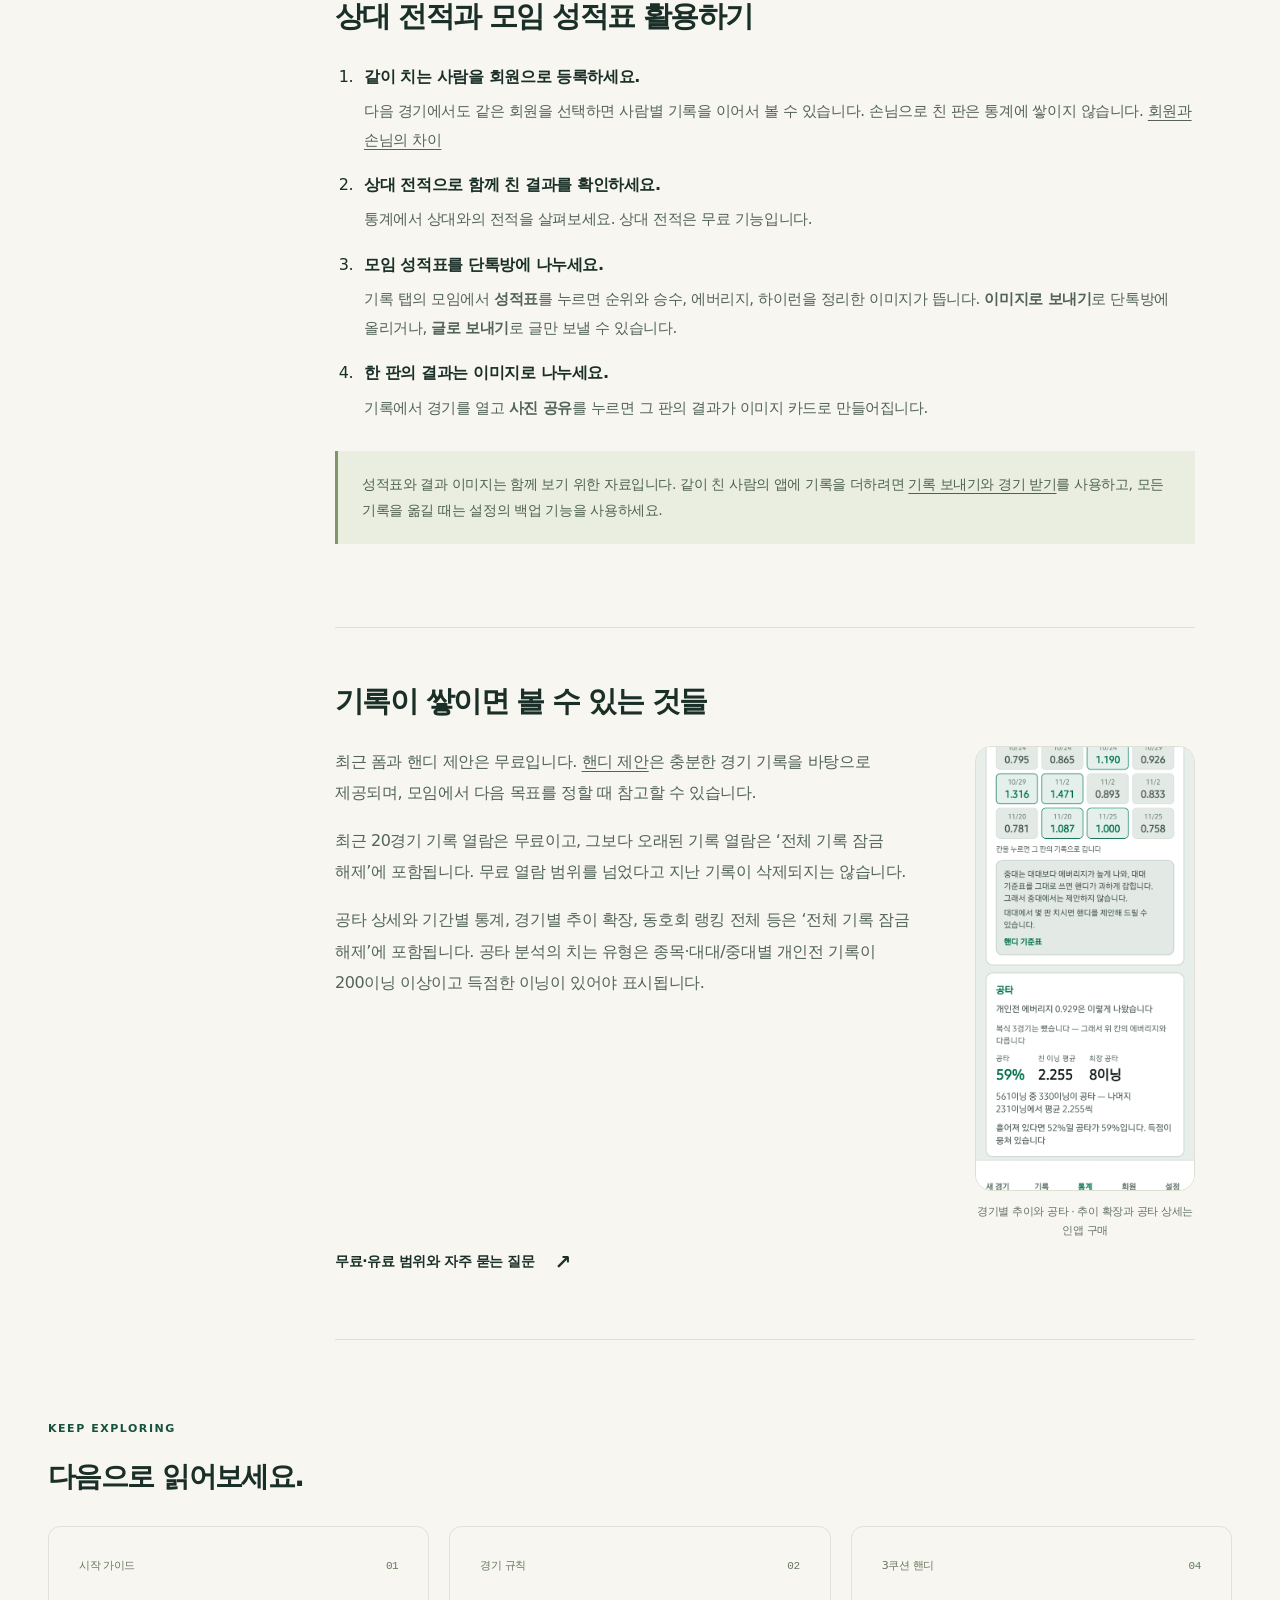
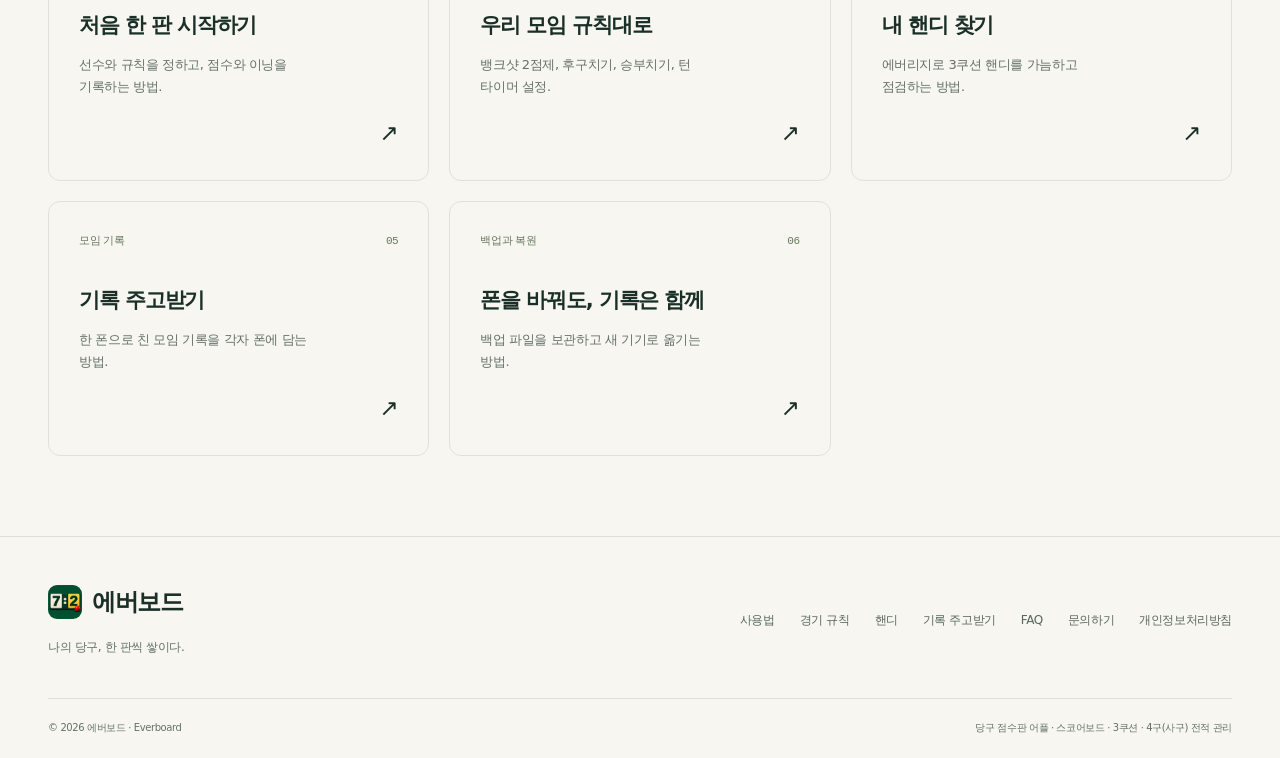
<file: everboard/stats.html>
<!doctype html>
<html lang="ko">
<head><meta charset="utf-8"><meta name="viewport" content="width=device-width, initial-scale=1"><meta name="theme-color" content="#123e31">

<title>당구 에버리지 계산기와 계산법 · 3쿠션 4구 기록 보는 법 — 에버보드</title><meta name="description" content="3쿠션·4구 에버리지(애버리지) 계산기와 계산 방법, 하이런과 이닝별 기록 읽는 법, 상대 전적과 모임 성적표 활용법을 안내합니다."><link rel="canonical" href="https://lds77.github.io/billiards/everboard/stats.html">
<meta property="og:type" content="website"><meta property="og:locale" content="ko_KR"><meta property="og:site_name" content="에버보드"><meta property="og:title" content="당구 에버리지 계산기와 계산법 · 3쿠션 4구 기록 보는 법 — 에버보드"><meta property="og:description" content="3쿠션·4구 에버리지(애버리지) 계산기와 계산 방법, 하이런과 이닝별 기록 읽는 법, 상대 전적과 모임 성적표 활용법을 안내합니다."><meta property="og:url" content="https://lds77.github.io/billiards/everboard/stats.html"><meta property="og:image" content="https://lds77.github.io/billiards/everboard/assets/social.png"><meta property="og:image:width" content="1200"><meta property="og:image:height" content="630"><meta property="og:image:alt" content="에버보드 — 한 판의 점수에서, 나만의 기록으로"><meta name="twitter:card" content="summary_large_image">
<link rel="icon" type="image/png" sizes="96x96" href="assets/icon-96.png"><link rel="apple-touch-icon" href="assets/icon-180.png"><link rel="alternate" type="application/rss+xml" title="에버보드 안내" href="feed.xml"><link rel="stylesheet" href="style.css"><script src="site.js" defer></script>
<script type="application/ld+json">{"@context":"https://schema.org","@type":"WebPage","name":"당구 에버리지 계산기와 계산법 · 3쿠션 4구 기록 보는 법 — 에버보드","description":"3쿠션·4구 에버리지(애버리지) 계산기와 계산 방법, 하이런과 이닝별 기록 읽는 법, 상대 전적과 모임 성적표 활용법을 안내합니다.","url":"https://lds77.github.io/billiards/everboard/stats.html","inLanguage":"ko","dateModified":"2026-11-27","isPartOf":{"@type":"WebSite","name":"에버보드","url":"https://lds77.github.io/billiards/everboard/"}}</script>
<script type="application/ld+json">{"@context":"https://schema.org","@type":"BreadcrumbList","itemListElement":[{"@type":"ListItem","position":1,"name":"에버보드","item":"https://lds77.github.io/billiards/everboard/"},{"@type":"ListItem","position":2,"name":"에버리지 · 하이런 · 상대 전적 · 모임 성적표","item":"https://lds77.github.io/billiards/everboard/stats.html"}]}</script>
</head><body>
<a class="skip-link" href="#main">본문으로 바로가기</a>
<header class="site-header"><div class="wrap nav-inner"><a class="brand" href="./" aria-label="에버보드 홈"><img src="assets/icon-96.png" alt="" width="34" height="34"><span>에버보드</span></a>
<button class="menu-toggle" type="button" aria-controls="site-nav" aria-expanded="false" hidden>메뉴 <span aria-hidden="true">☰</span></button>
<nav id="site-nav" class="site-nav" aria-label="주요 메뉴"><a href="guide.html">사용법</a><a href="rules.html">경기 규칙</a><a href="stats.html" aria-current="page">기록·통계</a><a href="handicap.html">핸디</a><a href="share.html">기록 주고받기</a><a href="backup.html">백업</a><a href="faq.html">FAQ</a><a class="nav-download" href="./#download">앱 다운로드 <span aria-hidden="true">↗</span></a></nav></div></header>
<main id="main">
    <header class="article-header wrap"><a class="breadcrumb" href="./">에버보드 <span aria-hidden="true">/</span> 에버리지 · 하이런 · 상대 전적 · 모임 성적표</a><p class="eyebrow">READ YOUR GAME</p><h1>당구 에버리지 계산,<br>기록으로 읽는 법.</h1><p class="section-lead">에버리지 · 하이런 · 상대 전적 · 모임 성적표</p></header>
    <div class="wrap article-layout"><nav class="article-toc" aria-label="이 페이지의 목차"><span>이 페이지에서</span><a href="#average">에버리지 계산</a><a href="#records">기록 읽기</a><a href="#grid">격자 읽기</a><a href="#together">모임에서 활용</a><a href="#more">더 넓은 통계</a></nav><article class="article-body">
<div class="article-intro"><p>이겼는지뿐 아니라 어떻게 쳤는지도 남겨보세요. 한 판의 결과를 보고, 같은 조건의 기록을 쌓아가면 내 경기 흐름을 돌아보기 좋습니다.</p></div>
<section id="average"><h2>당구 에버리지(애버리지)는 어떻게 계산하나요?</h2><p>3쿠션 에버리지는 득점을 이닝으로 나눈 값입니다. 같은 점수라도 더 적은 이닝에 기록했다면 에버리지가 높아집니다. 이닝은 그 사람이 큐를 잡은 횟수이고, 목표점을 채운 마지막 이닝도 포함합니다.</p><form class="calc" id="avg-calc"><h3>에버리지 계산기</h3><div class="calc-fields"><label>종목<select name="kind"><option value="3c">3쿠션</option><option value="4b">4구(사구)</option></select></label><label>득점<input name="score" type="number" inputmode="numeric" min="0" step="1" value="20"></label><label>이닝<input name="innings" type="number" inputmode="numeric" min="1" step="1" value="40"></label></div><p class="calc-result">에버리지 <output name="result">0.500</output></p><p class="calc-note">여러 경기는 득점과 이닝을 각각 더해 넣으세요. 4구는 10점을 1개로 세어 개수로 보여 줍니다.</p></form><h3>여러 경기는 합계로 계산해요.</h3><p>경기별 에버리지를 단순히 평균 내지 않습니다. 같은 조건의 경기에서 <strong>총득점 ÷ 에버리지 계산에 사용하는 총이닝</strong>으로 계산합니다.</p><div class="table-scroll"><table><caption>두 경기를 합산하는 예시</caption><thead><tr><th scope="col">경기</th><th scope="col">득점</th><th scope="col">이닝</th><th scope="col">에버리지</th></tr></thead><tbody><tr><th scope="row">첫 번째 경기</th><td>20</td><td>40</td><td>0.500</td></tr><tr><th scope="row">두 번째 경기</th><td>20</td><td>20</td><td>1.000</td></tr><tr><th scope="row">합산</th><td>40</td><td>60</td><td><strong>0.667</strong></td></tr></tbody></table></div><aside class="note">4구(사구)는 이닝당 득점 개수로 표시합니다. 마무리 규칙을 사용하는 경기에서는 목표점을 채운 이닝까지를 에버리지 계산에 사용하므로, 전체 경기 이닝과 분모가 다를 수 있습니다.</aside></section>
<section id="records"><h2>같은 조건끼리, 같은 기준으로.</h2><div class="article-split"><div><p>에버보드는 종목, 대대·중대와 뱅크샷 점수 규칙을 구분해 통계를 모읍니다. 다른 조건의 숫자를 섞지 않고, 같은 조건에서 변화를 확인해 보세요.</p><h3>AVG · 에버리지</h3><p>이닝당 득점을 확인합니다. 한 경기의 수치뿐 아니라 여러 경기의 흐름을 함께 살펴보세요.</p><h3>HR · 하이런</h3><p>한 차례에 이어서 낸 가장 높은 득점입니다. 4구는 개수로 표시합니다.</p><h3>이닝별 득점 격자</h3><p>어느 이닝에서 득점했는지 되짚어봅니다. 통계의 경기별 추이에서 해당 경기 기록으로 들어갈 수 있습니다.</p><p>혼자 연습한 기록은 에버리지에 포함되지만 승률 계산에서는 제외됩니다.</p></div><figure class="article-phone"><img class="" src="assets/stats-solo.png" alt="종목과 대수를 구분해 에버리지, 승률, 하이런을 보여주는 개인 통계" width="1080" height="2197" loading="lazy" decoding="async"><figcaption>개인 통계 · 기간별 통계와 추이 확장은 인앱 구매</figcaption></figure></div></section>
<section id="grid"><h2>한 판의 기록 — 이닝별 득점 격자 읽기</h2><div class="article-split"><div><p>기록 탭에서 모임을 펼쳐 경기를 누르면, 선수마다 득점·이닝·에버리지(AVG)·하이런(HR)과 이닝별 득점 격자가 나옵니다.</p><ul><li>칸 하나가 한 이닝, 한 줄이 10이닝입니다.</li><li>위는 이닝 번호, 아래는 그 이닝에 낸 점수입니다. 점(·)은 점수를 못 낸 이닝입니다.</li><li>많이 낸 이닝일수록 번호 칸 색이 진합니다.</li><li>테두리가 있는 칸이 하이런이 나온 이닝입니다.</li></ul><p>위쪽의 <b>사진 공유</b>는 이 판을 이미지 카드로 만들어 단톡방에 올리고, <b>기록 보내기</b>는 같이 친 사람 폰에 이 판을 담게 합니다. 대대·중대를 잘못 골랐다면 <b>대수 고치기</b>로 통계 칸만 옮길 수 있습니다(3쿠션).</p></div><figure class="article-phone"><img class="" src="assets/record-detail.png" alt="한 판의 기록 상세. 선수별 득점 25/25, 이닝 25, AVG 1.000, HR 4와 이닝별 득점 격자가 보이고, 하이런이 나온 9이닝 칸에 테두리가 있습니다." width="1080" height="2197" loading="lazy" decoding="async"><figcaption>기록 · 한 판의 상세</figcaption></figure></div></section><section id="together"><h2>상대 전적과 모임 성적표 활용하기</h2><ol><li><strong>같이 치는 사람을 회원으로 등록하세요.</strong><p>다음 경기에서도 같은 회원을 선택하면 사람별 기록을 이어서 볼 수 있습니다. 손님으로 친 판은 통계에 쌓이지 않습니다. <a href="guide.html#members">회원과 손님의 차이</a></p></li><li><strong>상대 전적으로 함께 친 결과를 확인하세요.</strong><p>통계에서 상대와의 전적을 살펴보세요. 상대 전적은 무료 기능입니다.</p></li><li><strong>모임 성적표를 단톡방에 나누세요.</strong><p>기록 탭의 모임에서 <b>성적표</b>를 누르면 순위와 승수, 에버리지, 하이런을 정리한 이미지가 뜹니다. <b>이미지로 보내기</b>로 단톡방에 올리거나, <b>글로 보내기</b>로 글만 보낼 수 있습니다.</p></li><li><strong>한 판의 결과는 이미지로 나누세요.</strong><p>기록에서 경기를 열고 <b>사진 공유</b>를 누르면 그 판의 결과가 이미지 카드로 만들어집니다.</p></li></ol><aside class="note">성적표와 결과 이미지는 함께 보기 위한 자료입니다. 같이 친 사람의 앱에 기록을 더하려면 <a href="share.html">기록 보내기와 경기 받기</a>를 사용하고, 모든 기록을 옮길 때는 설정의 백업 기능을 사용하세요.</aside></section>
<section id="more"><h2>기록이 쌓이면 볼 수 있는 것들</h2><div class="article-split"><div><p>최근 폼과 핸디 제안은 무료입니다. <a href="handicap.html">핸디 제안</a>은 충분한 경기 기록을 바탕으로 제공되며, 모임에서 다음 목표를 정할 때 참고할 수 있습니다.</p><p>최근 20경기 기록 열람은 무료이고, 그보다 오래된 기록 열람은 ‘전체 기록 잠금 해제’에 포함됩니다. 무료 열람 범위를 넘었다고 지난 기록이 삭제되지는 않습니다.</p><p>공타 상세와 기간별 통계, 경기별 추이 확장, 동호회 랭킹 전체 등은 ‘전체 기록 잠금 해제’에 포함됩니다. 공타 분석의 치는 유형은 종목·대대/중대별 개인전 기록이 200이닝 이상이고 득점한 이닝이 있어야 표시됩니다.</p></div><figure class="article-phone"><img class="" src="assets/stats-trend.png" alt="통계 탭 아래쪽. 경기별 에버리지 추이 격자와 핸디 안내, 공타 비율과 친 이닝 평균, 최장 공타가 보입니다." width="1080" height="2197" loading="lazy" decoding="async"><figcaption>경기별 추이와 공타 · 추이 확장과 공타 상세는 인앱 구매</figcaption></figure></div><a class="text-link" href="faq.html">무료·유료 범위와 자주 묻는 질문 <span aria-hidden="true">↗</span></a></section></article></div>
    <section class="wrap related"><p class="eyebrow">KEEP EXPLORING</p><h2>다음으로 읽어보세요.</h2><div class="guide-grid"><a class="guide-card" href="guide.html"><span class="guide-top"><span>시작 가이드</span><span aria-hidden="true">01</span></span><h3>처음 한 판 시작하기</h3><p>선수와 규칙을 정하고, 점수와 이닝을 기록하는 방법.</p><span class="card-arrow" aria-hidden="true">↗</span></a><a class="guide-card" href="rules.html"><span class="guide-top"><span>경기 규칙</span><span aria-hidden="true">02</span></span><h3>우리 모임 규칙대로</h3><p>뱅크샷 2점제, 후구치기, 승부치기, 턴 타이머 설정.</p><span class="card-arrow" aria-hidden="true">↗</span></a><a class="guide-card" href="handicap.html"><span class="guide-top"><span>3쿠션 핸디</span><span aria-hidden="true">04</span></span><h3>내 핸디 찾기</h3><p>에버리지로 3쿠션 핸디를 가늠하고 점검하는 방법.</p><span class="card-arrow" aria-hidden="true">↗</span></a><a class="guide-card" href="share.html"><span class="guide-top"><span>모임 기록</span><span aria-hidden="true">05</span></span><h3>기록 주고받기</h3><p>한 폰으로 친 모임 기록을 각자 폰에 담는 방법.</p><span class="card-arrow" aria-hidden="true">↗</span></a><a class="guide-card" href="backup.html"><span class="guide-top"><span>백업과 복원</span><span aria-hidden="true">06</span></span><h3>폰을 바꿔도, 기록은 함께</h3><p>백업 파일을 보관하고 새 기기로 옮기는 방법.</p><span class="card-arrow" aria-hidden="true">↗</span></a></div></section></main>
<footer class="site-footer"><div class="wrap footer-top"><div><a class="brand" href="./"><img src="assets/icon-96.png" alt="" width="34" height="34"><span>에버보드</span></a><p>나의 당구, 한 판씩 쌓이다.</p></div><div class="footer-links"><a href="guide.html">사용법</a><a href="rules.html">경기 규칙</a><a href="handicap.html">핸디</a><a href="share.html">기록 주고받기</a><a href="faq.html">FAQ</a><a href="mailto:dongsikl51@gmail.com">문의하기</a><a href="https://lds77.github.io/billiards/privacy.html">개인정보처리방침</a></div></div><div class="wrap footer-bottom"><span>© 2026 에버보드 · Everboard</span><span>당구 점수판 어플 · 스코어보드 · 3쿠션 · 4구(사구) 전적 관리</span></div></footer>
</body></html>
</file>
<file: everboard/style.css>
@charset "UTF-8";
:root{--paper:#f7f6f0;--ink:#192f27;--muted:#637168;--green:#17523e;--deep:#123e31;--lime:#dfe99b;--line:#dce0d5;--white:#fff;--radius:20px}
*{box-sizing:border-box}
html{scroll-behavior:smooth;scroll-padding-top:100px}
body{margin:0;background:var(--paper);color:var(--ink);font-family:"Pretendard","Noto Sans KR","Apple SD Gothic Neo","Malgun Gothic",system-ui,sans-serif;line-height:1.7;letter-spacing:-.025em;word-break:keep-all;overflow-wrap:break-word}
a{color:inherit;text-decoration:none}
button{font:inherit;color:inherit;cursor:pointer}
img{display:block;max-width:100%;height:auto}
figure{margin:0}
h1,h2,h3,p{margin:0}
h1,h2,h3{line-height:1.3;letter-spacing:-.055em}
h1{font-size:clamp(38px,4.25vw,64px);font-weight:800}
h2{font-size:clamp(28px,3vw,42px);font-weight:750}
h3{font-size:22px}
em{font-style:normal;color:var(--green)}
:focus-visible{outline:3px solid #b6502e;outline-offset:5px}
::selection{background:#dfe99b;color:#123e31}
.wrap{width:min(1240px,calc(100% - 96px));margin-inline:auto}
.skip-link{position:fixed;top:-90px;left:20px;padding:12px 24px;background:var(--ink);color:white;z-index:100}
.skip-link:focus{top:10px}
.site-header{position:sticky;top:0;z-index:20;background:var(--paper);border-bottom:1px solid var(--line)}
.nav-inner{min-height:86px;display:flex;align-items:center;justify-content:space-between;gap:26px}
.brand{display:inline-flex;align-items:center;gap:10px;white-space:nowrap;font-size:24px;font-weight:800;letter-spacing:-.06em}
.brand img{width:34px;height:34px;border-radius:9px}
.site-nav{display:flex;align-items:center;gap:29px;font-size:14px;font-weight:650}
.site-nav a{padding:10px 0;transition:color .2s}
.site-nav a:hover,.site-nav a[aria-current]{color:#287d57}
.site-nav .nav-download{padding:11px 18px;border-radius:8px;background:var(--green);color:#fff}
.nav-download span{margin-left:10px}
.menu-toggle{display:none;background:none;border:1px solid var(--line);border-radius:8px;padding:8px 12px}
.hero{display:grid;grid-template-columns:1fr 1.12fr;align-items:center;gap:40px;min-height:660px;padding-block:80px}
.eyebrow{font-size:11px;letter-spacing:.14em;font-weight:750;color:var(--green);margin-bottom:21px;display:flex;align-items:center;gap:9px}
.hero .eyebrow{font-size:13px;letter-spacing:.02em}
.small-ball{display:inline-block;width:8px;height:8px;border-radius:50%;background:#b7513a}
.hero-description{font-size:18px;line-height:1.9;color:var(--muted);margin-top:26px}
.actions{display:flex;align-items:center;gap:12px;margin-top:32px;flex-wrap:wrap}
.button{display:inline-flex;align-items:center;justify-content:center;gap:20px;padding:15px 22px;border-radius:8px;font-size:14px;font-weight:700;transition:transform .2s,background .2s;min-height:50px}
.button:hover{transform:translateY(-2px)}
.primary{background:var(--green);color:white}
.primary:hover{background:var(--deep)}
.quiet{padding-inline:12px}
.hero-foot{font-size:12px;color:var(--muted);margin-top:24px}
.hero-foot span{margin-inline:8px;color:#a3aaa0}
.hero-visual{position:relative;background:var(--deep);border-radius:26px;min-width:0;aspect-ratio:1.15;display:flex;align-items:center;padding:36px 24px;overflow:hidden}
.table-lines{position:absolute;inset:45px 28px;border:1px solid #ffffff1c;border-radius:14px}
.table-lines::before,.table-lines::after{content:"";position:absolute;left:50%;width:4px;height:4px;background:#aac2ac;border-radius:1px;transform:rotate(45deg)}
.table-lines::before{top:-3px}.table-lines::after{bottom:-3px}
.table-lines i{position:absolute;background:#aac2ac;width:4px;height:4px;top:50%;left:-3px;transform:rotate(45deg)}
.table-lines i:nth-child(2){left:auto;right:-3px}.table-lines i:nth-child(3){left:25%;top:-3px}
.visual-label{position:absolute;top:24px;left:30px;color:#d2dfc5;font-size:9px;letter-spacing:.18em}
.scoreboard{position:relative;transform:rotate(-5deg);width:100%;border:7px solid #0b211a;border-radius:17px;box-shadow:0 28px 35px #05191088;background:#0b211a}
.scoreboard img{border-radius:10px;width:100%}
.scoreboard figcaption{position:absolute;right:8px;bottom:-38px;color:#b3c8bb;font-size:10px;letter-spacing:0}
.visual-bottom{position:absolute;bottom:24px;left:30px;right:30px;display:flex;justify-content:space-between;align-items:center;color:#d2dfc5;font-size:10px}
.visual-bottom>span:first-child{display:flex;gap:8px}
.ball{width:21px;height:21px;border-radius:50%;display:inline-block;box-shadow:inset -3px -4px 5px #0002}
.white{background:#fff3d9}.yellow{background:#e8c24c}.red{background:#ba503b}
.facts{border-block:1px solid var(--line)}
.facts-inner{display:flex;justify-content:space-between;padding-block:24px;color:#57685d;font-size:13px;font-weight:600}
.facts-inner span+span::before{content:"✧";color:#7f8b7b;margin-right:42px}
.section{padding-block:100px}
.section-heading{display:flex;align-items:flex-end;justify-content:space-between;gap:30px;margin-bottom:44px}
.section-heading>p{color:var(--muted);font-size:14px;line-height:1.9}
.steps{display:grid;grid-template-columns:repeat(3,1fr);gap:50px;margin-block:50px 32px}
.steps article{border-top:1px solid var(--line);padding-top:24px}
.step-number{font-size:13px;font-weight:700;color:#7b897d;letter-spacing:.04em}
.steps h3{margin-block:22px 14px}
.steps p{font-size:15px;color:var(--muted)}
.text-link{display:inline-flex;gap:20px;align-items:center;font-size:14px;font-weight:700;padding-block:8px}
.text-link:hover{color:#347752}
.text-link span{font-size:20px;line-height:1}
.tour-section{background:#e9ede3}
.tour-grid{display:grid;grid-template-columns:1fr 1fr;gap:80px;align-items:center;padding-block:72px}
.section-lead{font-size:17px;line-height:1.9;color:var(--muted);margin-top:22px}
.tour-choices{display:grid;gap:2px;margin-block:32px 20px}
.tour-choices button{display:flex;width:100%;align-items:center;gap:18px;text-align:left;background:transparent;border:0;border-bottom:1px solid #cdd5c8;padding:20px 16px;border-radius:8px}
.tour-choices button>span:first-child{font-size:11px;color:#697a6b}
.tour-choices button>span:nth-child(2){flex:1}
.tour-choices strong{display:block;font-size:17px}
.tour-choices small{display:block;font-size:12px;margin-top:6px;color:var(--muted)}
.tour-choices button[aria-pressed="true"]{background:var(--paper);box-shadow:0 3px 8px #1b3d2506;border-color:transparent}
.tour-choices button:hover{background:#f7f6f080}
.tour-stage{position:relative;display:flex;justify-content:center;min-width:0;padding-block:10px 65px;overflow:hidden}
.stage-word{position:absolute;left:0;top:15%;font-size:100px;line-height:.95;color:#d1d9c9;font-weight:900;letter-spacing:-.08em}
.phone-shot{position:relative;width:244px;border:7px solid #182e24;border-radius:30px;background:#182e24;box-shadow:20px 25px 30px #1b3d251a}
.phone-shot img{width:100%;border-radius:23px;aspect-ratio:1080/2316;object-fit:contain;background:#e9eeea}
.phone-shot figcaption{position:absolute;left:-20px;right:-20px;bottom:-64px;white-space:pre-line;text-align:center;color:var(--muted);font-size:10px;line-height:1.7}
.together{display:grid;grid-template-columns:1fr 1fr;align-items:center;gap:80px}
.together .text-link,.pricing .text-link{margin-top:25px}
.together-list article{display:flex;align-items:center;gap:22px;padding:27px 0;border-bottom:1px solid var(--line)}
.together-list article>span:first-child{font-size:26px;width:35px;color:#728c71}
.together-list article>div{flex:1}
.together-list h3{font-size:19px}
.together-list p{font-size:13px;color:var(--muted);margin-top:7px}
.tag{display:inline-block;font-size:10px;font-weight:750;padding:4px 9px;background:#e8eddf;border-radius:5px;color:var(--green);white-space:nowrap}
.guide-section{border-block:1px solid var(--line);background:#eeeee5}
.guide-grid{display:grid;grid-template-columns:repeat(3,1fr);gap:20px}
.guide-card{background:var(--paper);border:1px solid #dfe2d6;border-radius:12px;padding:30px;position:relative;min-height:255px;transition:transform .2s,border-color .2s}
.guide-card:hover{transform:translateY(-4px);border-color:#82997c}
.guide-top{display:flex;justify-content:space-between;font-size:11px;color:#66795f;margin-bottom:36px}
.guide-top span:last-child{font-family:monospace}
.guide-card h3{font-size:21px}
.guide-card p{font-size:13px;color:var(--muted);margin-top:15px;max-width:240px}
.card-arrow{display:block;text-align:right;font-size:23px;line-height:1;margin-top:24px}
.pricing{display:grid;grid-template-columns:.8fr 1.5fr;gap:50px;align-items:center}
.plan-grid{display:grid;grid-template-columns:1fr 1fr;gap:16px}
.plan{padding:27px 24px;border:1px solid var(--line);border-radius:12px}
.plan h3{font-size:20px;margin-block:22px}
.plan ul{list-style:none;margin:0;padding:0;font-size:12px;line-height:1.8}
.plan li{margin-top:13px;padding-left:17px;position:relative}
.plan li::before{content:"✓";position:absolute;left:0}
.plan p{margin-top:23px;font-size:10px;opacity:.85}
.plan-plus{background:var(--deep);color:#fff;border-color:var(--deep)}
.plan-plus .tag{background:#dfe99b;color:#123e31}
.faq-preview{padding-top:20px}
.faq-list{border-top:1px solid var(--line)}
details{border-bottom:1px solid var(--line)}
summary{display:flex;align-items:center;justify-content:space-between;gap:24px;padding:24px 0;cursor:pointer;font-size:17px;font-weight:650;list-style:none}
summary::-webkit-details-marker{display:none}
summary span{font-size:23px;font-weight:400;color:#698167;flex-shrink:0}
details[open] summary span{transform:rotate(45deg)}
details p{padding:0 40px 25px 0;color:var(--muted);max-width:880px;font-size:15px}
.download{border-radius:20px;background:var(--deep);color:#fff;padding:58px 64px;display:flex;align-items:center;justify-content:space-between;gap:50px;margin-bottom:90px}
.download .eyebrow{color:var(--lime)}
.download h2{font-size:44px}
.download>div>p:not(.eyebrow){font-size:13px;color:#c3d1c6;margin-top:20px}
.download-actions{width:310px;max-width:100%}
.store-pending,.store-link{display:flex;justify-content:space-between;align-items:center;border:1px solid #698773;border-radius:8px;padding:17px 18px;margin-block:10px;gap:15px}
.store-pending strong{font-size:15px}
.store-pending span{font-size:10px;color:#c5d5c8}
.download-actions>p{font-size:11px!important;color:#c5d5c8}
.download .text-link{margin-top:14px;color:#e4eeb5}
.site-footer{border-top:1px solid var(--line);padding-block:45px 22px}
.footer-top{display:flex;justify-content:space-between;align-items:center;gap:30px}
.footer-top p{font-size:12px;color:var(--muted);margin-top:10px}
.footer-links{display:flex;gap:25px;font-size:12px;color:#57685d;flex-wrap:wrap}
.footer-links a:hover{text-decoration:underline}
.footer-bottom{display:flex;justify-content:space-between;margin-top:40px;padding-top:20px;border-top:1px solid var(--line);font-size:10px;color:var(--muted)}
.article-header{padding-block:45px 65px;border-bottom:1px solid var(--line)}
.breadcrumb{display:block;font-size:12px;color:var(--muted);margin-bottom:54px}
.breadcrumb span{margin-inline:12px;color:#a5aea1}
.article-header h1{font-size:clamp(38px,4.5vw,62px)}
.article-layout{display:flex;align-items:flex-start;gap:70px;padding-top:55px}
.article-toc{width:180px;flex-shrink:0;position:sticky;top:125px;display:grid;gap:15px;font-size:13px}
.article-toc>span{font-size:10px;letter-spacing:.05em;color:#7c8877;margin-bottom:4px}
.article-toc a{padding-left:14px;border-left:2px solid var(--line)}
.article-toc a:hover{border-color:var(--green);color:var(--green)}
.article-body{width:100%;min-width:0;max-width:860px;margin-inline:auto;font-size:16px;line-height:1.95}
.article-body>section{padding-block:55px;border-bottom:1px solid var(--line)}
.article-body h2{font-size:29px;margin-bottom:25px}
.article-body h3{font-size:20px;margin-block:26px 10px}
.article-body p+p{margin-top:17px}
.article-body p{color:#526358}
.article-body li{padding-left:6px;margin-block:14px}
.article-body li p{margin-top:5px;font-size:15px}
.article-body ol,.article-body ul{padding-left:23px}
.article-body .article-intro{font-size:18px}
.article-body .small{font-size:13px;margin-top:20px}
.article-body a:not(.button):not(.text-link){text-decoration:underline;text-underline-offset:4px}
.note{background:#e9eee1;border-left:3px solid #7e9669;padding:20px 24px;font-size:14px;line-height:1.9;color:#4f624e;margin-block:28px}
.article-split{display:grid;grid-template-columns:1fr 220px;gap:42px;align-items:start}
.article-phone{max-width:220px}
.article-phone img{border-radius:16px;border:1px solid var(--line)}
figcaption{font-size:11px;color:var(--muted);line-height:1.7;margin-top:12px;text-align:center}
.wide-shot{padding:20px;background:var(--deep);border-radius:16px;margin-block:25px}
.wide-shot img{border-radius:8px}
.wide-shot figcaption{color:#bacaba}
.instruction-grid{display:grid;grid-template-columns:repeat(3,1fr);gap:26px}
.instruction-grid h3{font-size:17px}
.instruction-grid p{font-size:14px}
.instruction-grid.two{grid-template-columns:1fr 1fr}
.formula{background:#e9eee1;border-radius:12px;padding:30px;margin-block:25px}
.formula>span{font-size:11px;letter-spacing:.05em;color:var(--muted)}
.formula>div{display:flex;align-items:baseline;gap:12px;flex-wrap:wrap;margin-block:15px}
.formula strong{font-size:48px;line-height:1.2;letter-spacing:-.04em}
.formula .green{color:#1e7050}
.formula p{font-size:11px}
.table-scroll{overflow-x:auto}
table{width:100%;border-collapse:collapse;font-size:14px;margin-block:28px}
caption{text-align:left;font-size:12px;color:var(--muted);margin-bottom:12px}
th,td{padding:15px;text-align:left;border-bottom:1px solid var(--line)}
thead{background:#e9eee1}
.related{padding-block:80px}
.related h2{margin-bottom:30px;font-size:28px}
.store-link{background:var(--lime);border-color:var(--lime);color:var(--deep);font-size:15px;font-weight:750}
details p a{text-decoration:underline;text-underline-offset:4px;color:var(--green)}
.calc{background:#e9eee1;border-radius:12px;padding:30px;margin-block:28px}
.article-body .calc h3{margin:0 0 18px;font-size:20px}
.calc-fields{display:grid;grid-template-columns:repeat(3,1fr);gap:14px}
.calc label{display:grid;gap:7px;font-size:13px;font-weight:650;color:#4f624e}
.calc select,.calc input{width:100%;min-height:48px;padding:10px 12px;border:1px solid #b9c3ae;border-radius:8px;background:var(--paper);color:var(--ink);font:inherit;font-size:16px}
.article-body .calc-result{margin-top:22px;font-size:15px;font-weight:650;color:var(--ink)}
.calc-result output{margin-left:8px;font-size:38px;font-weight:800;letter-spacing:-.04em;color:#1e7050}
.article-body .calc-note{margin-top:10px;font-size:12px}
[hidden]{display:none!important}
@media(min-width:1600px){.hero{min-height:720px}}
@media(max-width:1100px){.wrap{width:calc(100% - 64px)}.site-nav{gap:18px;font-size:12px}.hero{gap:26px;min-height:580px;padding-block:60px}.hero-description{font-size:16px}.hero .button{font-size:12px;padding-inline:15px;gap:10px}.facts-inner span+span::before{margin-right:18px}.tour-grid,.together{gap:40px}.pricing{grid-template-columns:1fr}.plan-grid{max-width:760px}.article-layout{gap:35px}.article-toc{width:150px}.article-split{grid-template-columns:1fr 185px;gap:25px}.guide-card{padding:23px}.guide-card h3{font-size:19px}.steps{gap:30px}}
@media(max-width:800px){
.wrap{width:calc(100% - 40px)}.nav-inner{min-height:72px;flex-wrap:wrap;gap:0}.brand{font-size:22px}.brand img{width:31px;height:31px}
.js .menu-toggle{display:block}.site-nav{width:100%;flex-wrap:wrap;gap:10px 22px;padding-block:15px 20px;font-size:14px}.js .site-nav{display:none}.js .site-nav.is-open{display:flex}.site-nav .nav-download{padding:8px 14px}
.hero{grid-template-columns:1fr;padding-block:48px;gap:42px}.hero-copy{max-width:560px}.hero h1{font-size:clamp(36px,7vw,55px)}.hero-description{font-size:16px;margin-top:20px}.hero-visual{aspect-ratio:1.55;max-width:600px;width:100%;justify-self:center}.hero .button{font-size:14px;padding:14px 18px}.hero-foot{margin-top:20px}.hero-visual .scoreboard{max-width:520px;margin-inline:auto}.facts-inner{display:grid;grid-template-columns:1fr 1fr;gap:16px;font-size:12px;padding-block:22px}.facts-inner span+span::before{content:none}.facts-inner span::before{content:"✧";margin-right:9px;color:#7f8b7b}
.section{padding-block:65px}.section-heading{display:block;margin-bottom:30px}.section-heading>p{margin-top:20px}.steps{gap:24px;margin-block:30px}.steps h3{font-size:18px}.steps p{font-size:13px}.steps p br{display:none}
.tour-grid{grid-template-columns:1fr;padding-block:60px;gap:35px}.tour-stage{padding-top:15px}.stage-word{left:10%;font-size:95px}.tour-choices{max-width:550px}.tour-copy h2 br{display:none}.phone-shot{width:240px}.together{grid-template-columns:1fr;gap:28px}.guide-grid{grid-template-columns:1fr}.guide-card{min-height:200px;padding:25px}.guide-top{margin-bottom:24px}.guide-card h3{font-size:23px}.guide-card p{max-width:none;padding-right:30px}.card-arrow{position:absolute;bottom:25px;right:26px}.pricing{gap:30px}.faq-preview{padding-top:15px}.faq-preview .section-heading .text-link{margin-top:15px}
.download{padding:36px;display:block;margin-bottom:55px}.download h2{font-size:38px}.download-actions{margin-top:28px;width:100%;max-width:380px}.download .store-pending{background:#ffffff04}.footer-top{align-items:flex-start;flex-direction:column}.footer-links{gap:18px}.footer-bottom{gap:18px;flex-wrap:wrap}
.article-header{padding-block:30px 42px}.breadcrumb{margin-bottom:35px;font-size:11px}.article-layout{display:block;padding-top:25px}.article-toc{position:static;width:100%;display:flex;flex-wrap:wrap;gap:10px 18px;margin-bottom:35px}.article-toc>span{width:100%}.article-toc a{font-size:12px}.article-body{font-size:15px}.article-body>section{padding-block:38px}.article-body h2{font-size:25px}.article-body .article-intro{font-size:16px}.article-split{grid-template-columns:1fr 175px}.related{padding-block:50px}.instruction-grid{gap:18px}
}
@media(max-width:480px){
.hero .actions{gap:5px;align-items:flex-start;flex-direction:column;margin-top:24px}.hero h1{font-size:37px}.hero-visual{aspect-ratio:1.25;padding:28px 17px;border-radius:18px}.visual-label{font-size:8px;left:24px}.visual-bottom{left:24px;right:24px;font-size:9px}.scoreboard{border-width:5px;border-radius:12px}.scoreboard figcaption{font-size:9px;bottom:-30px}.table-lines{inset:45px 20px}.ball{width:17px;height:17px}.steps{grid-template-columns:1fr;gap:22px}.steps article{display:grid;grid-template-columns:34px 1fr;gap:8px 16px;padding-top:20px}.step-number{grid-row:1/3;padding-top:3px}.steps h3{margin:0;font-size:20px}.steps p{font-size:14px}.tour-choices button{padding-inline:10px;gap:12px}.tour-choices strong{font-size:16px}.tour-choices small{font-size:11px}.stage-word{left:0}.together-list article{gap:14px}.together-list p{font-size:12px}.plan-grid{grid-template-columns:1fr}.plan{padding:25px}.plan ul{font-size:13px}.plan h3{font-size:23px}.plan p{font-size:11px}summary{font-size:15px;padding-block:22px}details p{font-size:14px;padding-right:15px}.download{padding:30px 24px}.store-pending{padding:15px}.store-pending strong{font-size:14px}.store-pending span{font-size:10px}
.article-split{grid-template-columns:1fr}.article-phone{width:210px;margin:15px auto 0}.instruction-grid,.instruction-grid.two{grid-template-columns:1fr;gap:0}.article-body h2{font-size:23px}.note{padding:17px 20px;font-size:13px}.calc{padding:22px}.calc-fields{grid-template-columns:1fr 1fr}.calc-fields label:first-child{grid-column:1/-1}.formula{padding:22px}.formula strong{font-size:36px}.formula>div{gap:8px}.formula>div>span{font-size:13px}.wide-shot{padding:10px}.wide-shot figcaption{font-size:10px}th,td{padding:12px 9px;font-size:12px}.article-header h1{font-size:36px}.article-header .section-lead{font-size:14px}.desktop-only{display:none}
}
@media(prefers-reduced-motion:reduce){html{scroll-behavior:auto}*,*::before,*::after{transition:none!important;animation:none!important}}
@media print{.site-header,.site-footer,.article-toc,.related,.download,.skip-link{display:none}.wrap{width:100%}.article-layout{display:block}.article-body{max-width:none}.article-header{padding-top:0}.article-body>section{break-inside:avoid}body{background:#fff;color:#000}a{text-decoration:underline}details>p{display:block}img{max-height:400px;width:auto}}

/* 카톡으로 받은 파일 여는 순서 — 사진 세 장 (2026-11-26) */
.phone-steps{display:grid;grid-template-columns:repeat(3,minmax(0,200px));gap:22px;margin-block:26px 10px}.phone-steps img{width:100%;height:auto;border-radius:14px;border:1px solid var(--line)}.phone-steps figcaption{margin-top:10px;font-size:14px;line-height:1.45}.phone-steps figcaption b{display:inline-grid;place-items:center;width:22px;height:22px;margin-right:7px;border-radius:50%;background:var(--green);color:var(--white);font-size:12px;vertical-align:1px}.phone-steps-note{font-size:13px;color:var(--muted)}
@media(max-width:640px){.phone-steps{grid-template-columns:none;grid-auto-flow:column;grid-auto-columns:64%;gap:14px;overflow-x:auto;scroll-snap-type:x mandatory;padding-bottom:8px;-webkit-overflow-scrolling:touch}.phone-steps figure{scroll-snap-align:start}.phone-steps figcaption{font-size:13px}}

/* 인원별 점수판 — 가로 사진 넷 (2026-11-26) */
.board-gallery{display:grid;grid-template-columns:1fr 1fr;gap:16px;padding:18px;background:var(--deep);border-radius:16px;margin-block:22px}.board-gallery img{width:100%;height:auto;border-radius:8px}.board-gallery figcaption{margin-top:7px;color:#bacaba;font-size:13px}
@media(max-width:640px){.board-gallery{grid-template-columns:1fr;padding:10px;gap:12px}.board-gallery figcaption{font-size:12px}}

/* 첫 화면 「카톡으로 받으셨나요」 띠 · 주소 상자 (2026-11-26) */
.kakao-callout{display:flex;align-items:center;justify-content:space-between;gap:32px;margin-top:44px;padding:30px 36px;border:2px solid var(--green);border-radius:var(--radius);background:var(--white)}.kakao-callout .eyebrow{margin-bottom:12px;letter-spacing:.02em;font-size:13px}.kakao-callout h2{font-size:24px;line-height:1.4;margin-bottom:10px}.kakao-callout p{color:var(--muted);line-height:1.7}.kakao-callout .button{flex-shrink:0}
.copy-url code{display:block;padding:14px 18px;background:var(--white);border:1px solid var(--line);border-radius:10px;font-size:14px;overflow-wrap:anywhere;user-select:all}
@media(max-width:800px){.kakao-callout{flex-direction:column;align-items:flex-start;gap:18px;padding:24px 22px;margin-top:30px}.kakao-callout h2{font-size:20px}}
</file>
